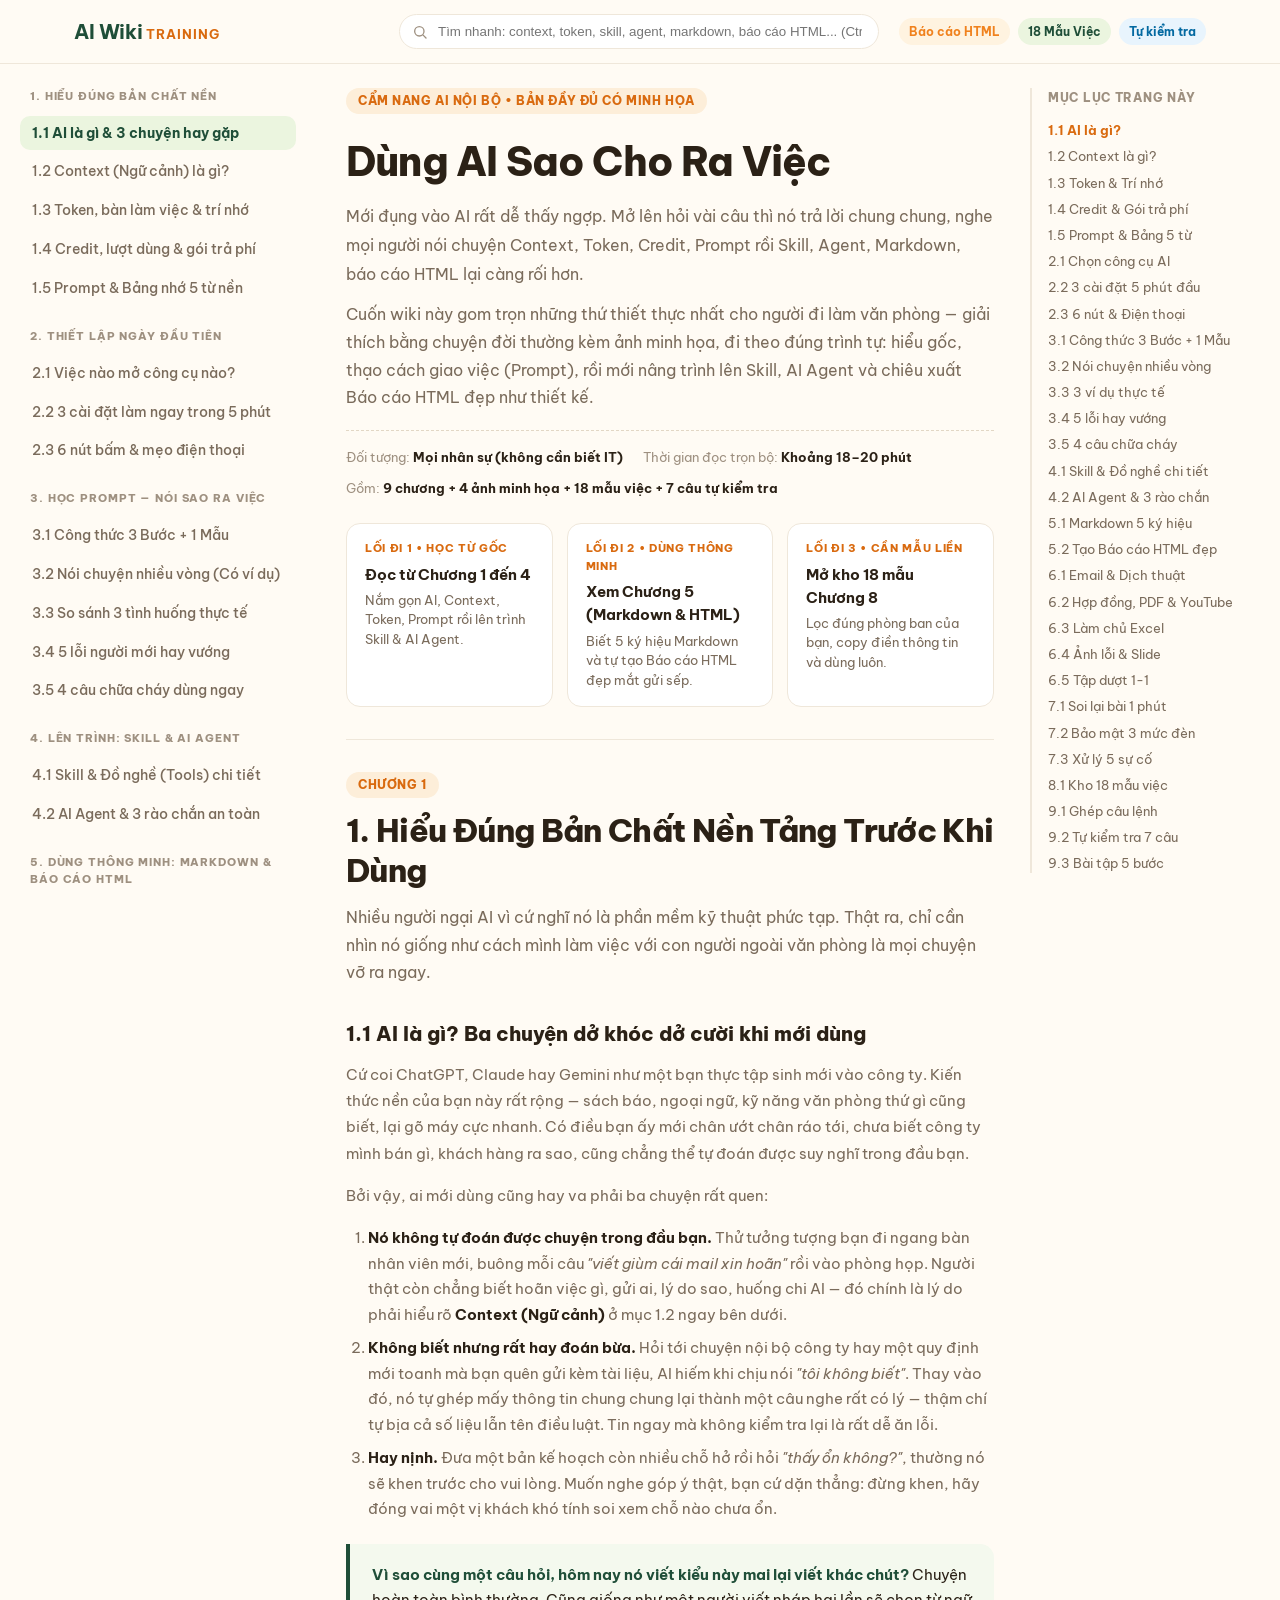
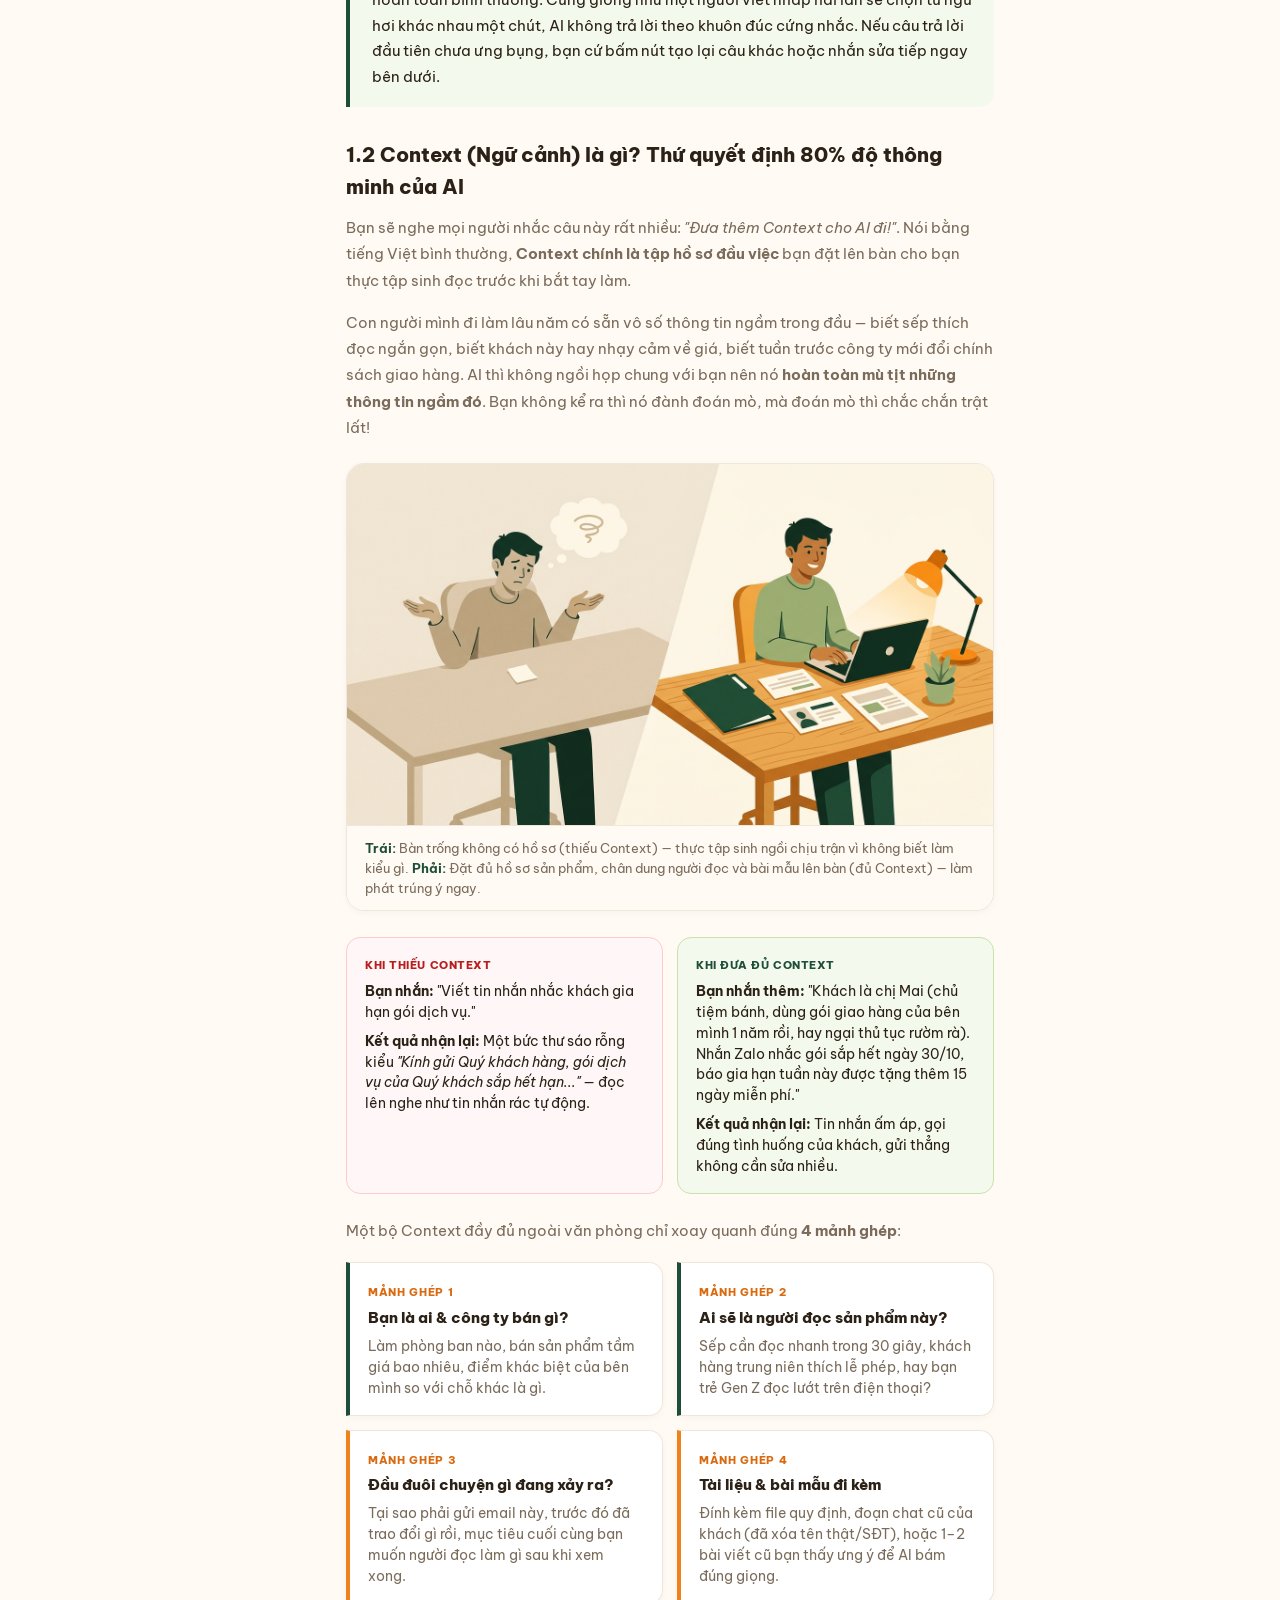
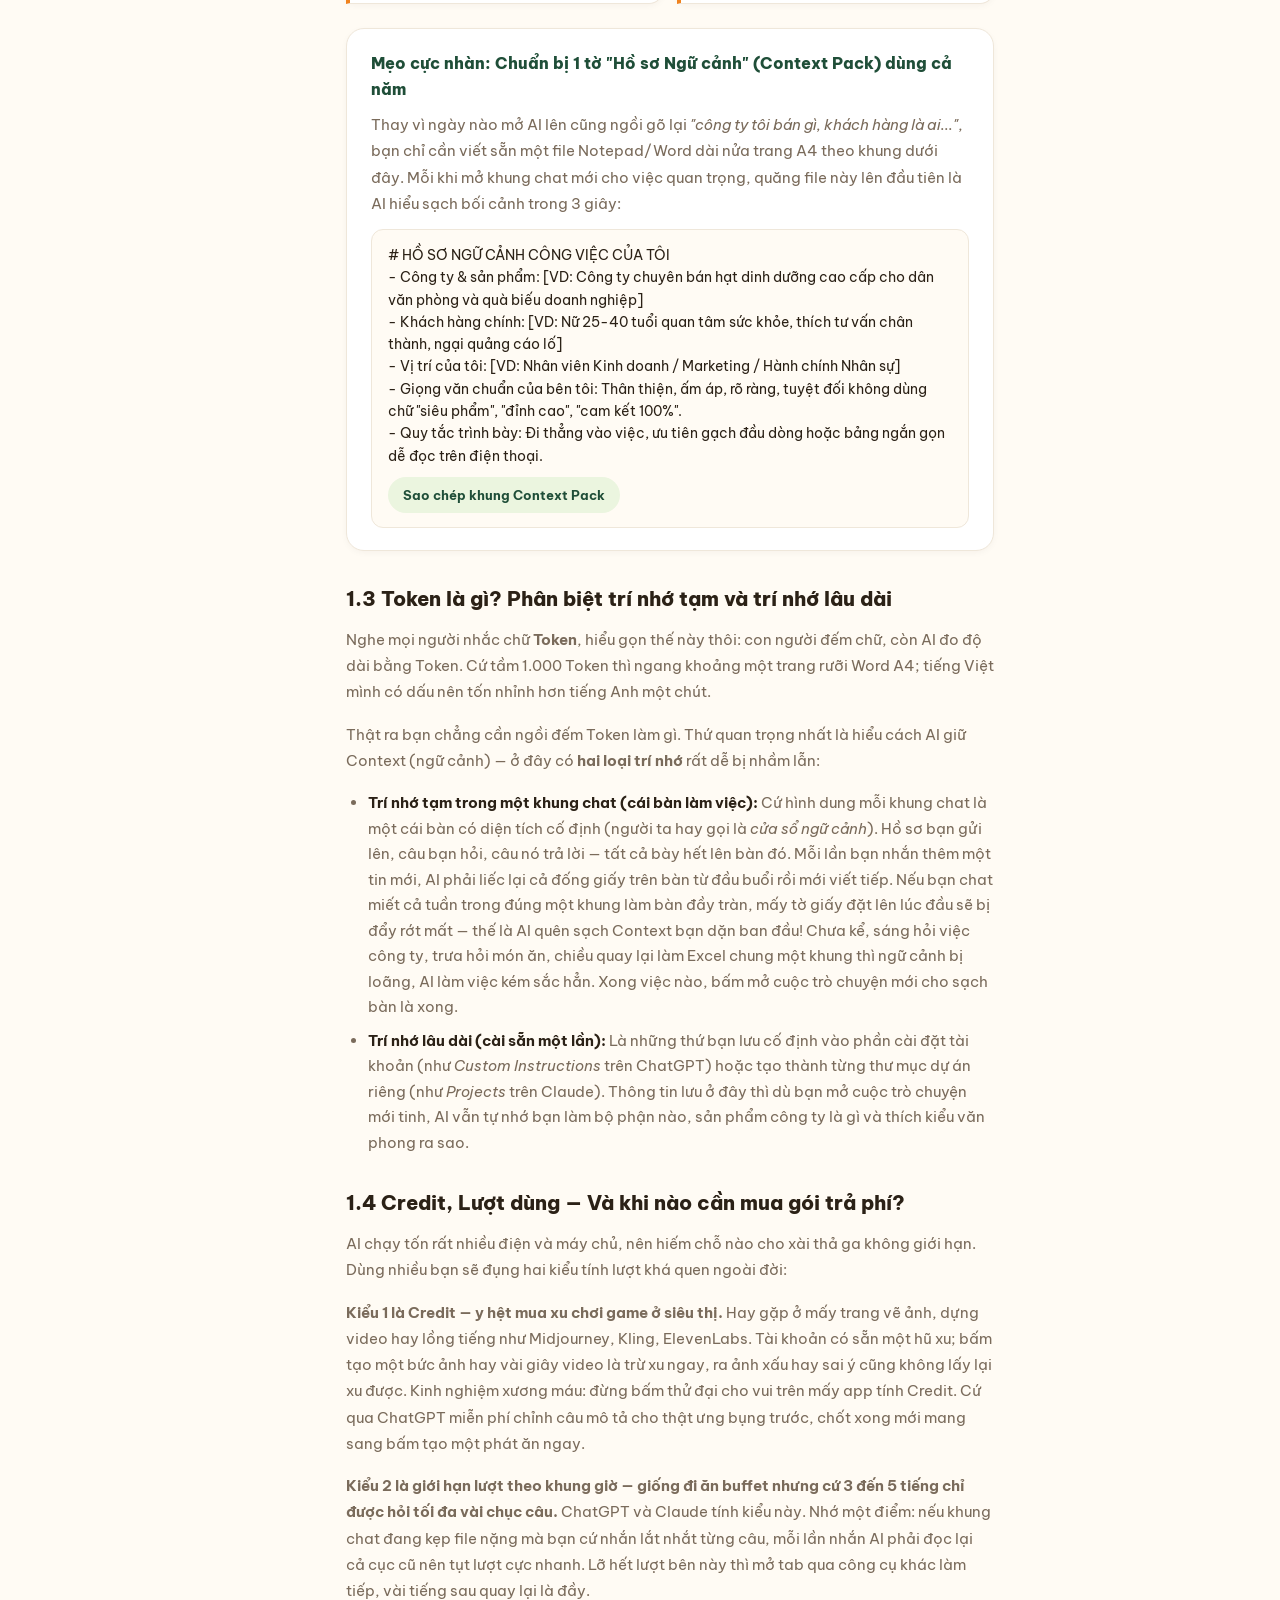
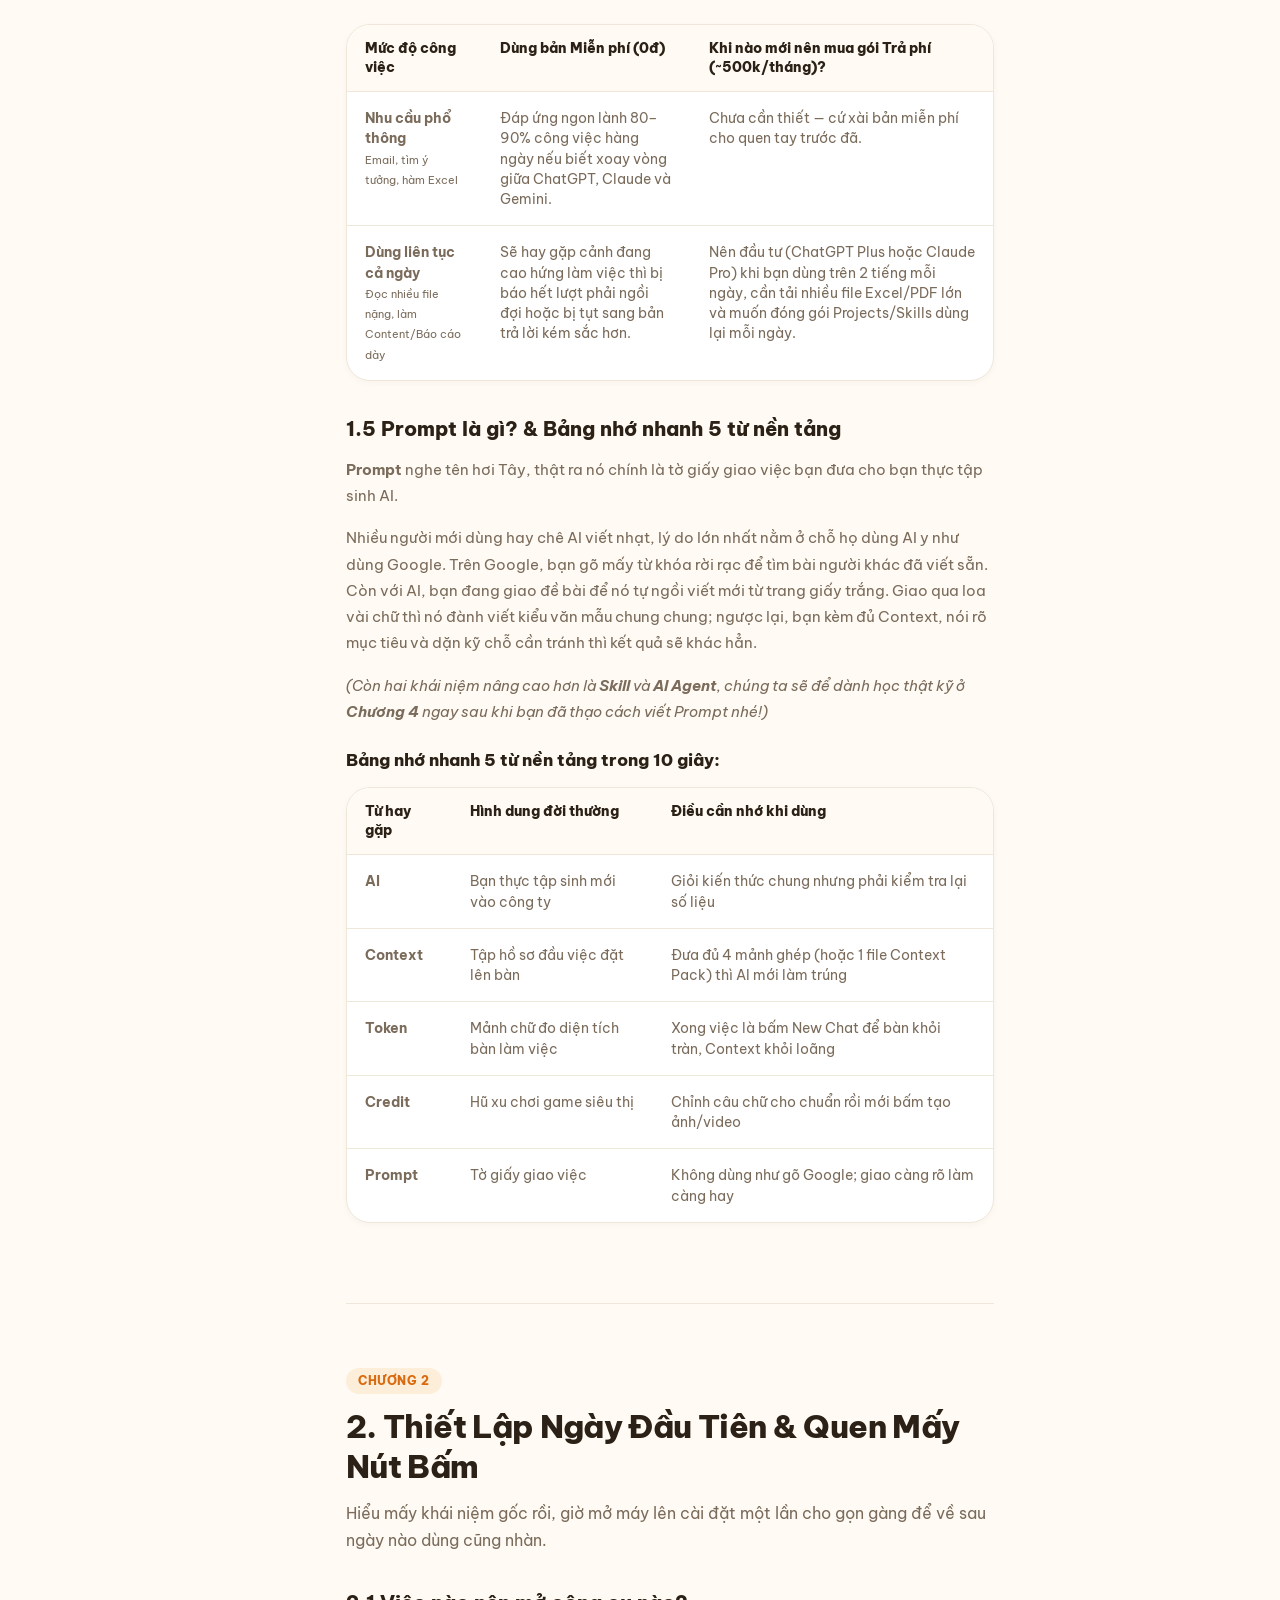
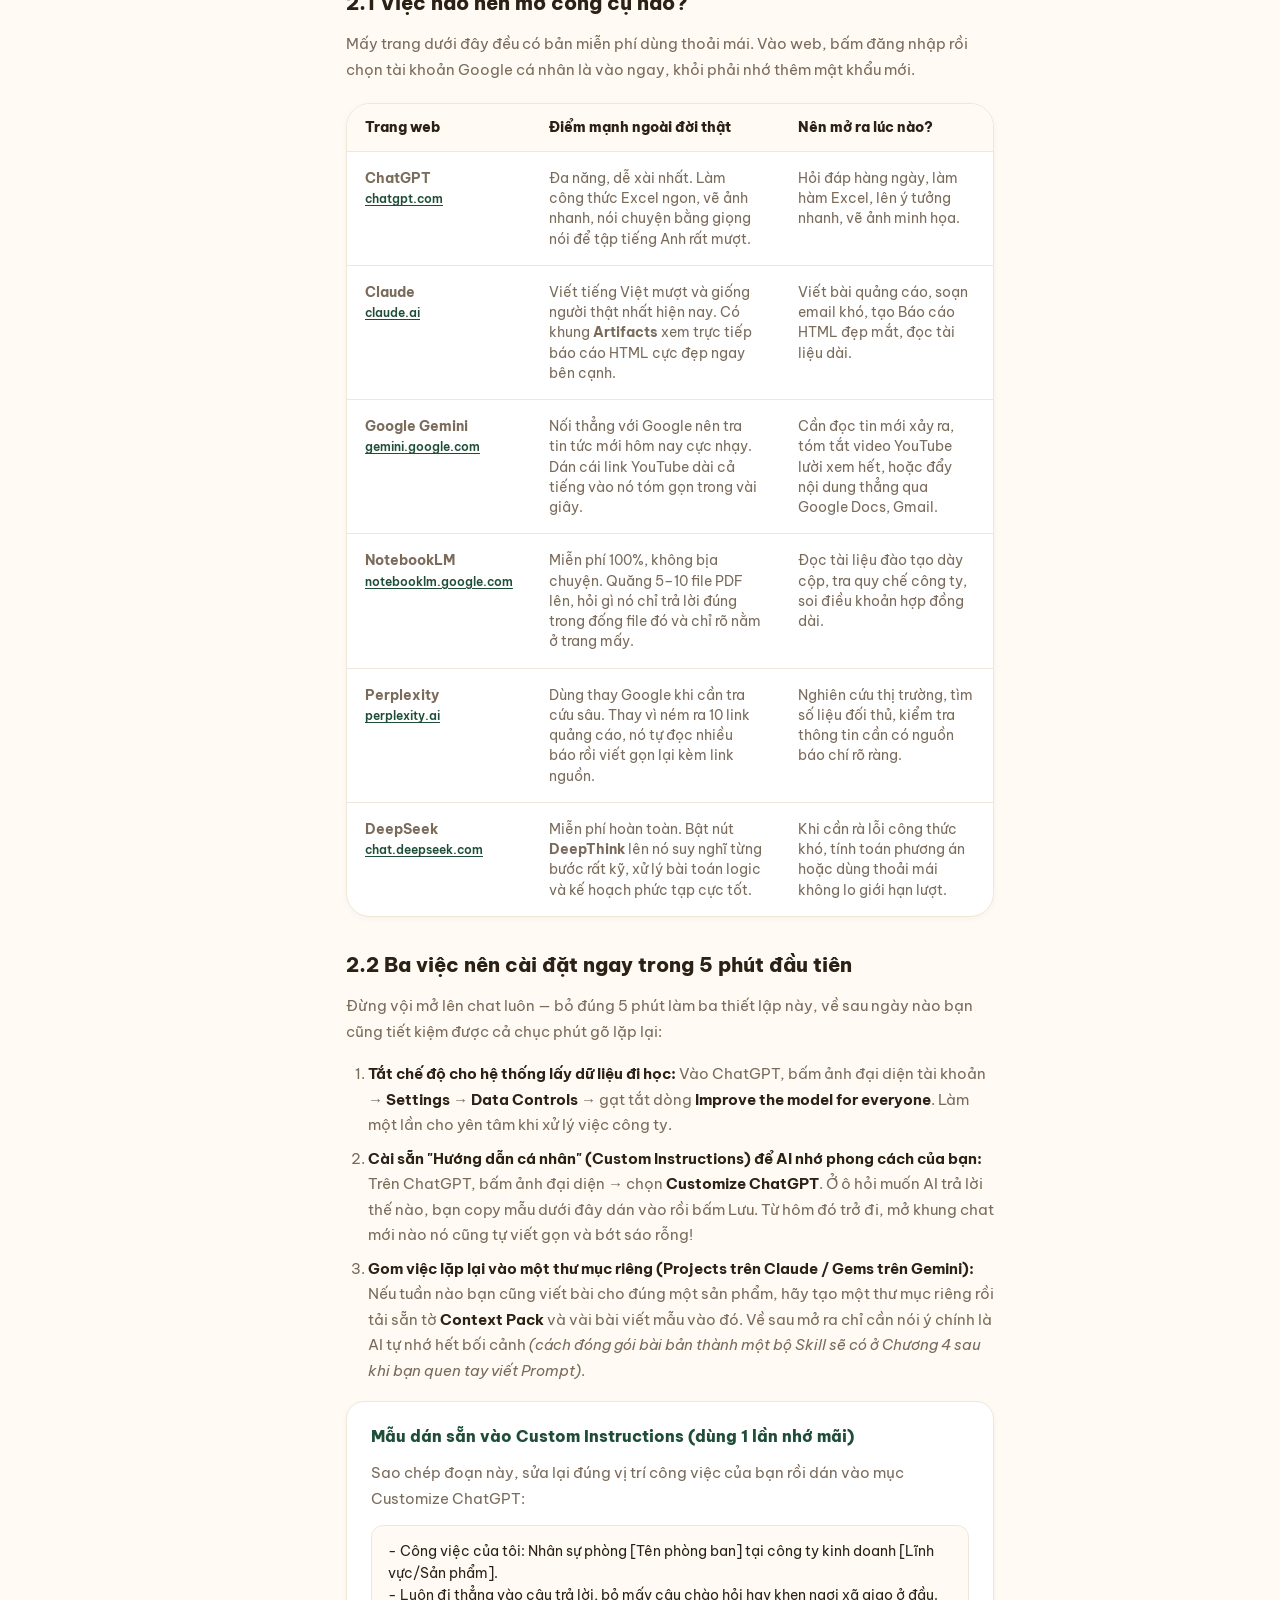
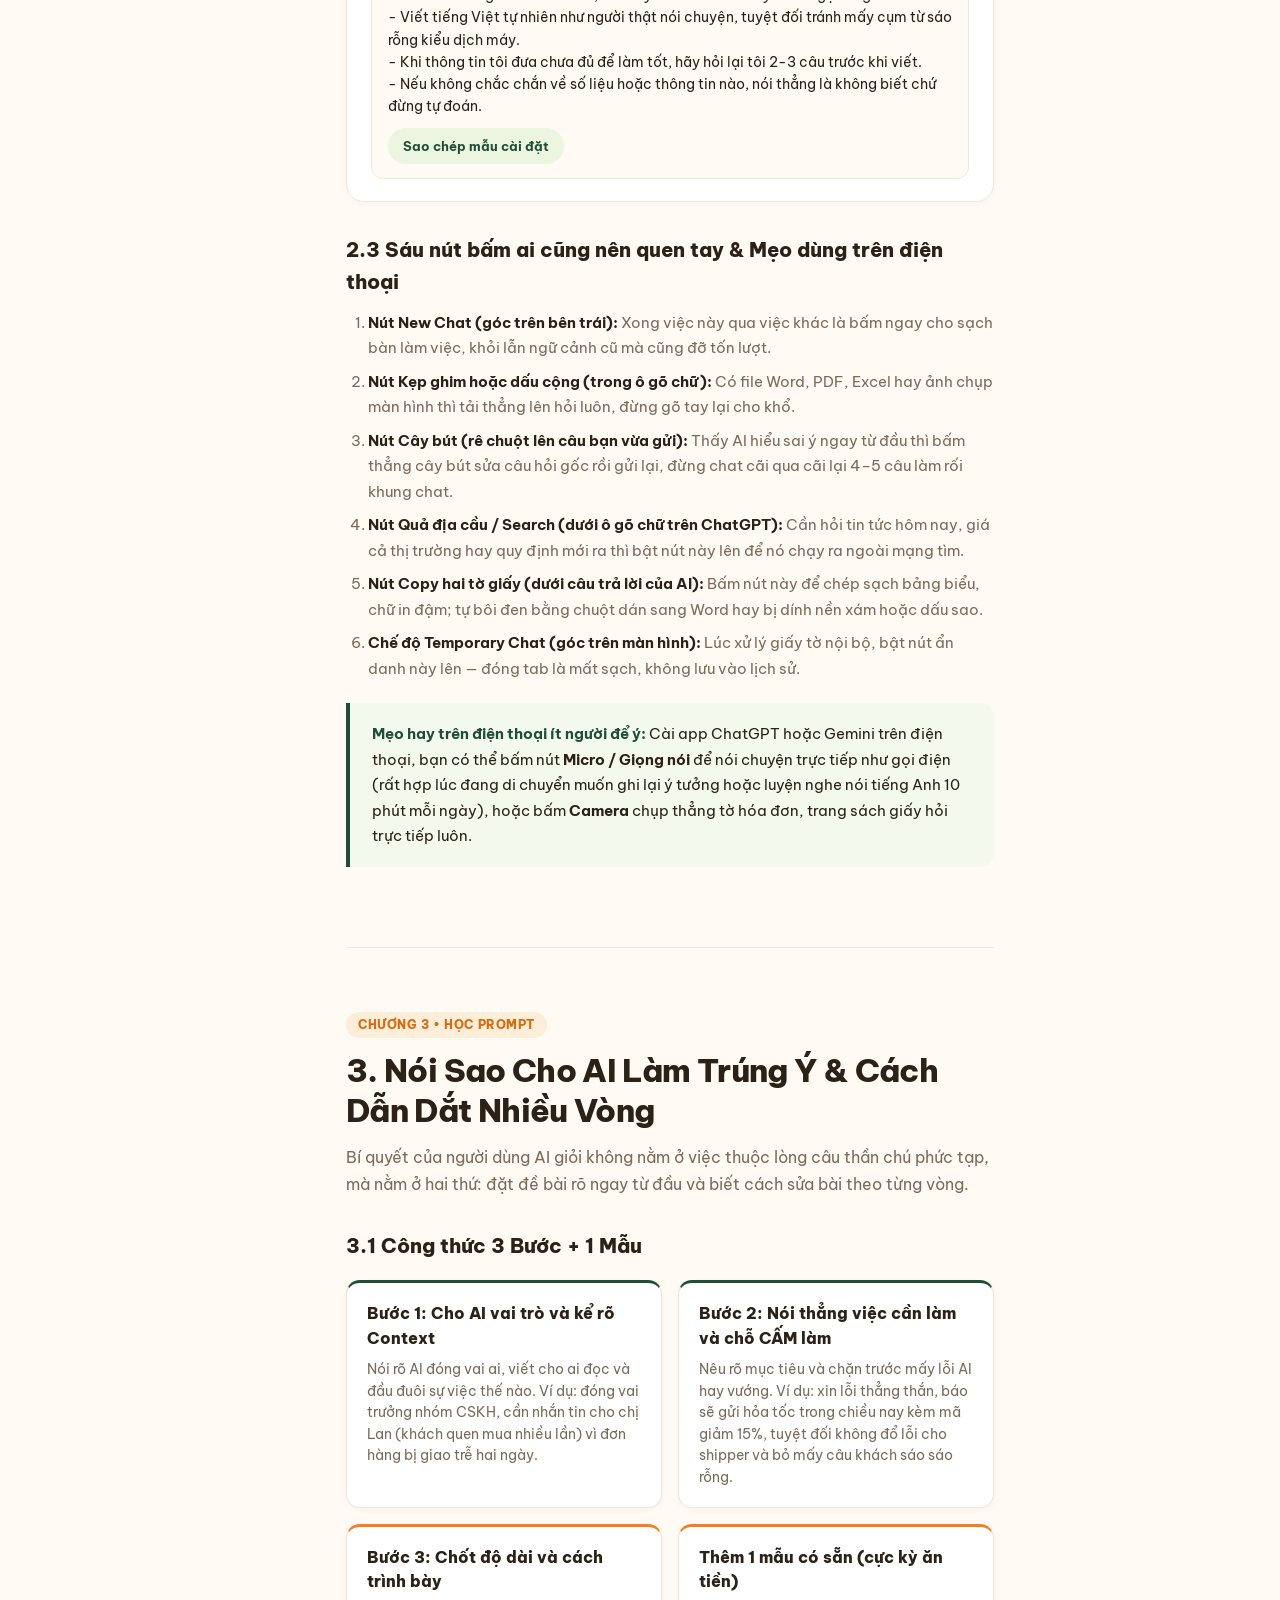
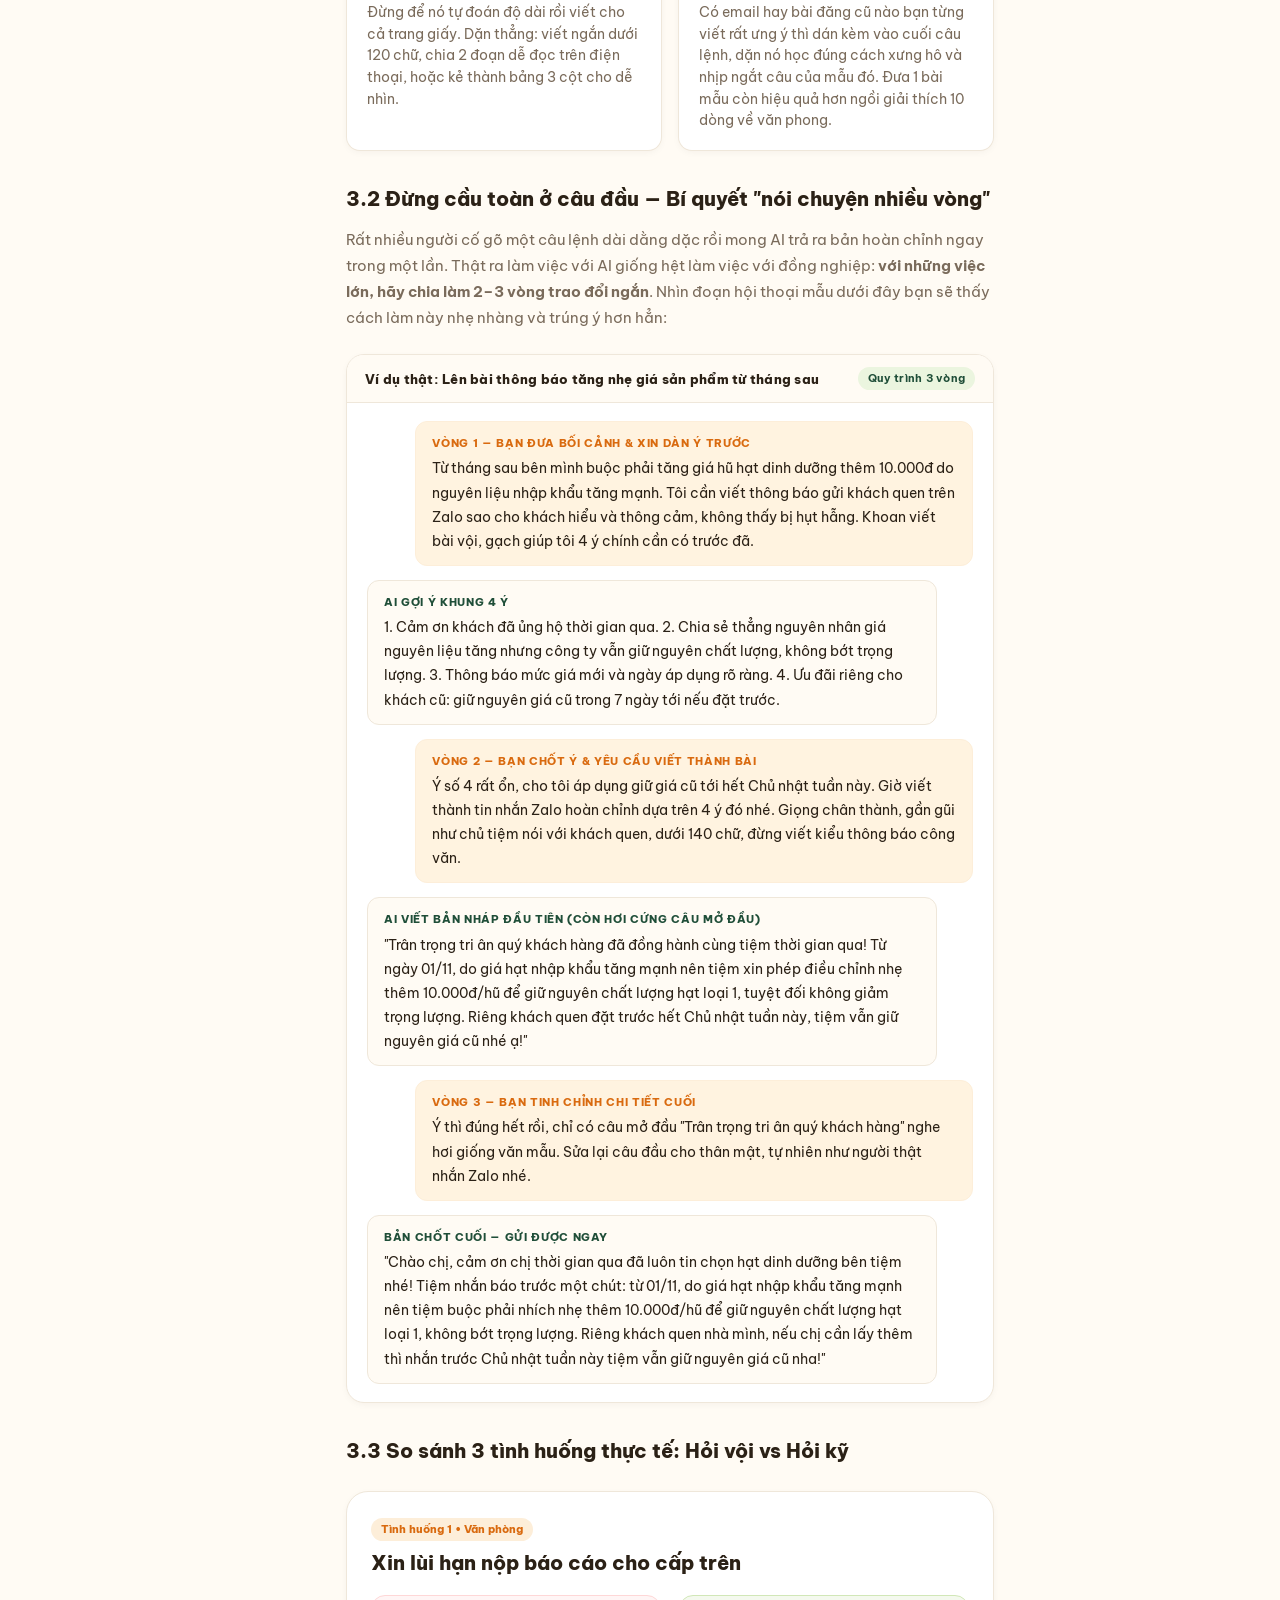
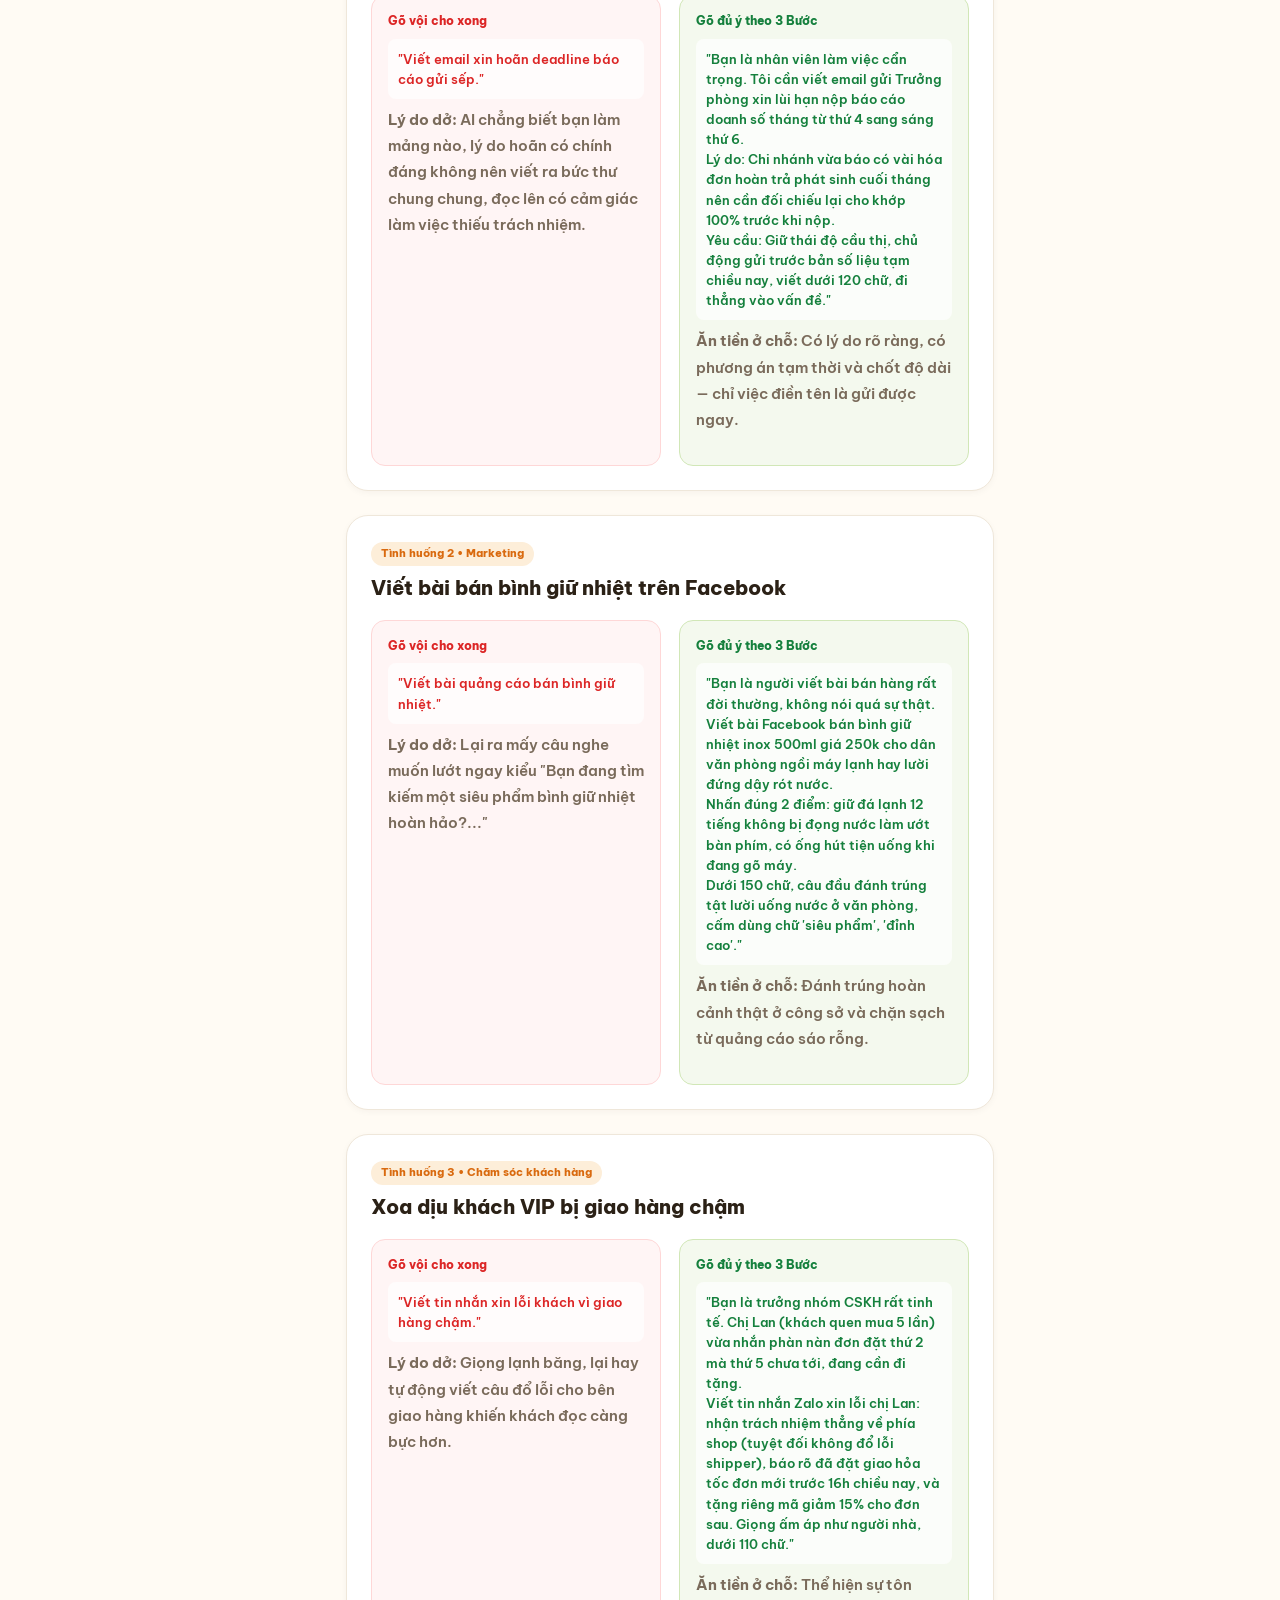
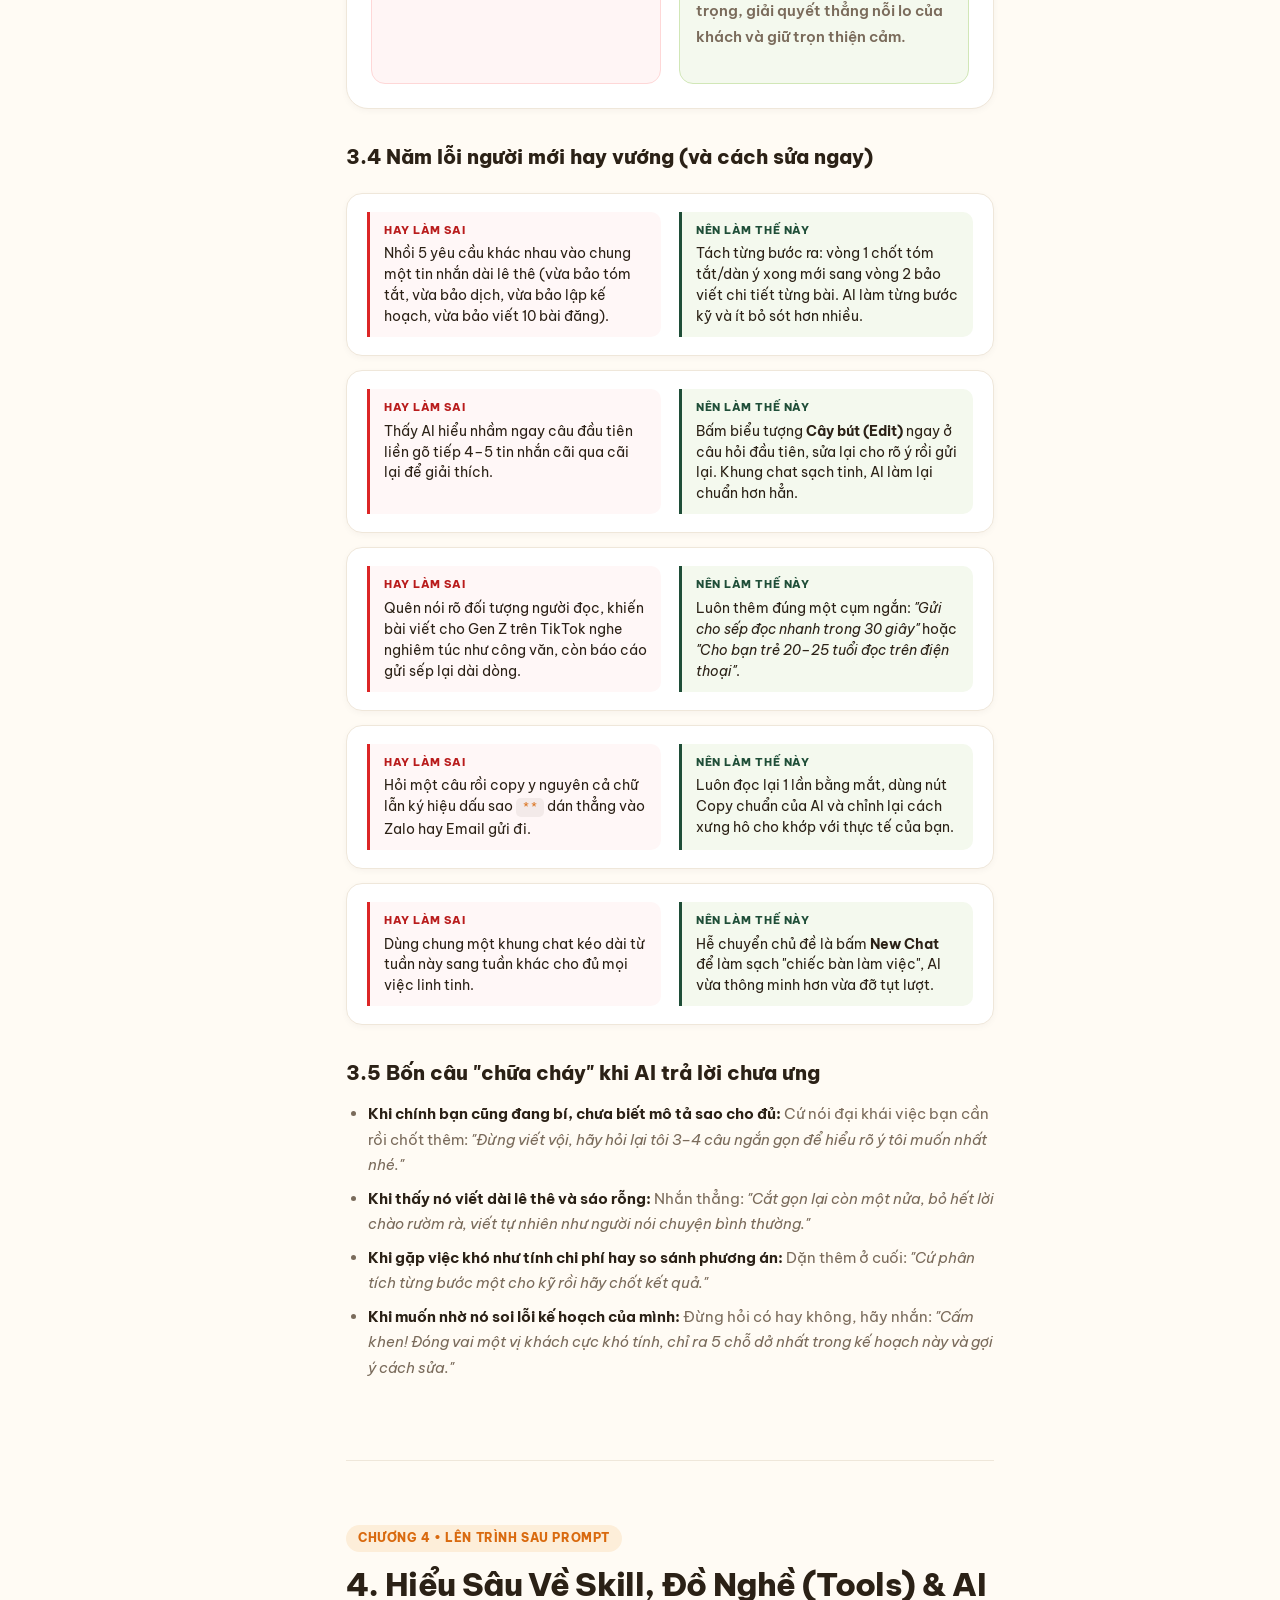
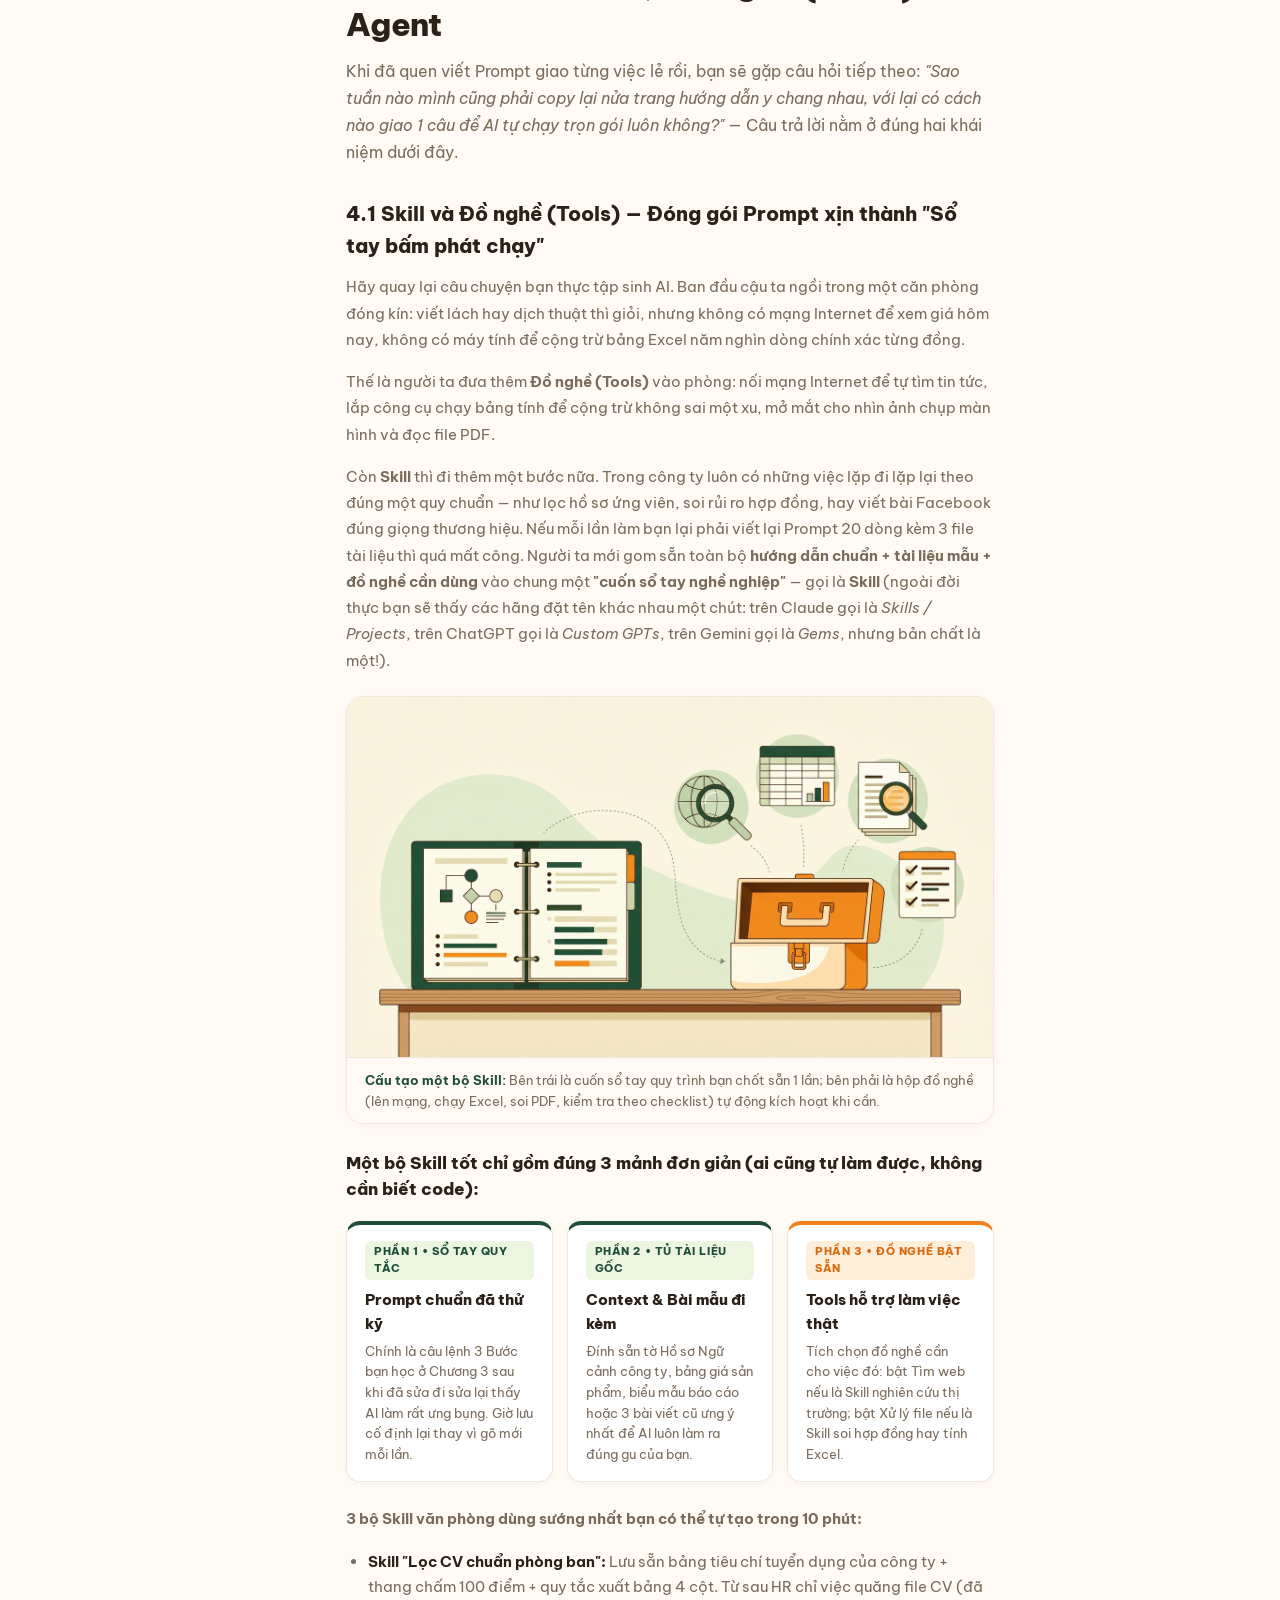
<file: index.html>
<!DOCTYPE html>
<html lang="vi">
<head>
  <meta charset="UTF-8">
  <meta name="viewport" content="width=device-width, initial-scale=1.0, maximum-scale=5.0">
  <title>AI Training Wiki - Cẩm nang dùng AI thực tế cho công việc</title>
  <meta name="description" content="Cẩm nang hướng dẫn dùng AI đầy đủ, dễ hiểu cho người đi làm: hiểu gọn bản chất AI, Context, Token, Credit, Prompt; nâng trình với Skill, AI Agent, Markdown và tạo Báo cáo HTML đẹp mắt.">
  <link rel="preconnect" href="https://fonts.googleapis.com">
  <link rel="preconnect" href="https://fonts.gstatic.com" crossorigin>
  <link href="https://fonts.googleapis.com/css2?family=Be+Vietnam+Pro:ital,wght@0,400;0,500;0,600;0,700;0,800;1,400;1,600&display=swap" rel="stylesheet">
  <link rel="stylesheet" href="shared/styles.css">
</head>
<body class="wiki-standalone">

  <!-- READING PROGRESS BAR -->
  <div id="reading-progress"></div>

  <!-- FULL-PAGE SPLASH LOADER -->
  <div id="page-loader">
    <div class="loader-box">
      <div class="loader-logo-wrap">
        <div style="font-size:24px;font-weight:800;letter-spacing:0.06em;color:var(--orange-dark);margin-bottom:8px;">AI WIKI</div>
      </div>
      <div class="loader-bar-track">
        <div class="loader-bar-fill" id="loader-bar-fill"></div>
      </div>
      <div class="loader-pct" id="loader-pct">0%</div>
      <div class="loader-text">Đang tải Cẩm nang AI...</div>
    </div>
  </div>

  <!-- WIKI HEADER -->
  <header class="site">
    <div class="header-row">
      <div style="display:flex;align-items:center;gap:12px;">
        <button class="mobile-menu-trigger" id="mobile-sidebar-toggle" aria-label="Mở mục lục Wiki">
          <svg width="20" height="20" viewBox="0 0 24 24" fill="none"><line x1="3" y1="6" x2="21" y2="6" stroke="currentColor" stroke-width="2" stroke-linecap="round"/><line x1="3" y1="12" x2="21" y2="12" stroke="currentColor" stroke-width="2" stroke-linecap="round"/><line x1="3" y1="18" x2="21" y2="18" stroke="currentColor" stroke-width="2" stroke-linecap="round"/></svg>
        </button>
        <a href="index.html" class="brand">
          <div class="brand-name">
            <b>AI Wiki</b>
            <span>TRAINING</span>
          </div>
        </a>
      </div>

      <div class="search-box" style="flex:1;max-width:480px;">
        <svg width="16" height="16" viewBox="0 0 24 24" fill="none"><circle cx="11" cy="11" r="7" stroke="currentColor" stroke-width="2"/><path d="M21 21l-4.3-4.3" stroke="currentColor" stroke-width="2" stroke-linecap="round"/></svg>
        <input type="text" id="wiki-quick-search" placeholder="Tìm nhanh: context, token, skill, agent, markdown, báo cáo HTML... (Ctrl + K)" aria-label="Tìm kiếm nội bộ">
        <div class="search-suggestions" hidden></div>
      </div>

      <div class="wiki-header-pills">
        <a href="#ch5-2" class="tag-pill pill-orange" style="font-size:12px;text-decoration:none;">Báo cáo HTML</a>
        <a href="#ch8-1" class="tag-pill pill-green" style="font-size:12px;text-decoration:none;">18 Mẫu Việc</a>
        <a href="#quiz-section" class="tag-pill pill-blue" style="font-size:12px;text-decoration:none;">Tự kiểm tra</a>
      </div>
    </div>
  </header>

  <!-- WIKI BACKDROP FOR MOBILE -->
  <div class="wiki-backdrop" id="wiki-backdrop"></div>

  <!-- MAIN WIKI CONTAINER -->
  <div class="wiki-page-container">

    <!-- 1. LEFT VERTICAL NAVIGATION SIDEBAR -->
    <aside class="wiki-sidebar" id="wiki-sidebar">

      <div class="mobile-drawer-head">
        <b>Mục lục Cẩm nang</b>
        <button class="mobile-drawer-close" id="mobile-sidebar-close" aria-label="Đóng mục lục">Đóng</button>
      </div>

      <div class="wiki-nav-group">
        <div class="wiki-group-title">1. Hiểu đúng bản chất nền</div>
        <a href="#ch1-1" class="wiki-nav-item active"><span>1.1 AI là gì &amp; 3 chuyện hay gặp</span></a>
        <a href="#ch1-2" class="wiki-nav-item"><span>1.2 Context (Ngữ cảnh) là gì?</span></a>
        <a href="#ch1-3" class="wiki-nav-item"><span>1.3 Token, bàn làm việc &amp; trí nhớ</span></a>
        <a href="#ch1-4" class="wiki-nav-item"><span>1.4 Credit, lượt dùng &amp; gói trả phí</span></a>
        <a href="#ch1-5" class="wiki-nav-item"><span>1.5 Prompt &amp; Bảng nhớ 5 từ nền</span></a>
      </div>

      <div class="wiki-nav-group">
        <div class="wiki-group-title">2. Thiết lập ngày đầu tiên</div>
        <a href="#ch2-1" class="wiki-nav-item"><span>2.1 Việc nào mở công cụ nào?</span></a>
        <a href="#ch2-2" class="wiki-nav-item"><span>2.2 3 cài đặt làm ngay trong 5 phút</span></a>
        <a href="#ch2-3" class="wiki-nav-item"><span>2.3 6 nút bấm &amp; mẹo điện thoại</span></a>
      </div>

      <div class="wiki-nav-group">
        <div class="wiki-group-title">3. Học Prompt — Nói sao ra việc</div>
        <a href="#ch3-1" class="wiki-nav-item"><span>3.1 Công thức 3 Bước + 1 Mẫu</span></a>
        <a href="#ch3-2" class="wiki-nav-item"><span>3.2 Nói chuyện nhiều vòng (Có ví dụ)</span></a>
        <a href="#ch3-3" class="wiki-nav-item"><span>3.3 So sánh 3 tình huống thực tế</span></a>
        <a href="#ch3-4" class="wiki-nav-item"><span>3.4 5 lỗi người mới hay vướng</span></a>
        <a href="#ch3-5" class="wiki-nav-item"><span>3.5 4 câu chữa cháy dùng ngay</span></a>
      </div>

      <div class="wiki-nav-group">
        <div class="wiki-group-title">4. Lên trình: Skill &amp; AI Agent</div>
        <a href="#ch4-1" class="wiki-nav-item"><span>4.1 Skill &amp; Đồ nghề (Tools) chi tiết</span></a>
        <a href="#ch4-2" class="wiki-nav-item"><span>4.2 AI Agent &amp; 3 rào chắn an toàn</span></a>
      </div>

      <div class="wiki-nav-group">
        <div class="wiki-group-title">5. Dùng thông minh: Markdown &amp; Báo cáo HTML</div>
        <a href="#ch5-1" class="wiki-nav-item"><span>5.1 Markdown &amp; 5 ký hiệu đủ xài</span></a>
        <a href="#ch5-2" class="wiki-nav-item"><span>5.2 Tạo Báo cáo HTML đẹp (Có ví dụ)</span></a>
      </div>

      <div class="wiki-nav-group">
        <div class="wiki-group-title">6. Thực hành 5 việc văn phòng</div>
        <a href="#ch6-1" class="wiki-nav-item"><span>6.1 Email, Thông báo &amp; Dịch tự nhiên</span></a>
        <a href="#ch6-2" class="wiki-nav-item"><span>6.2 Hợp đồng, PDF dày &amp; YouTube</span></a>
        <a href="#ch6-3" class="wiki-nav-item"><span>6.3 Làm chủ Excel &amp; Google Sheets</span></a>
        <a href="#ch6-4" class="wiki-nav-item"><span>6.4 Ảnh màn hình, Hóa đơn &amp; Slide</span></a>
        <a href="#ch6-5" class="wiki-nav-item"><span>6.5 Tập dượt 1-1 trước buổi họp</span></a>
      </div>

      <div class="wiki-nav-group">
        <div class="wiki-group-title">7. Kiểm duyệt, Bảo mật &amp; Sự cố</div>
        <a href="#ch7-1" class="wiki-nav-item"><span>7.1 Soi lại bài trong 1 phút</span></a>
        <a href="#ch7-2" class="wiki-nav-item"><span>7.2 Đèn giao thông bảo mật 3 mức</span></a>
        <a href="#ch7-3" class="wiki-nav-item"><span>7.3 Xử lý 5 sự cố hay gặp</span></a>
      </div>

      <div class="wiki-nav-group">
        <div class="wiki-group-title">8. Kho 18 mẫu việc theo bộ phận</div>
        <a href="#ch8-1" class="wiki-nav-item"><span>8.1 Chọn bộ phận &amp; Copy dùng ngay</span></a>
      </div>

      <div class="wiki-nav-group">
        <div class="wiki-group-title">9. Thực hành &amp; Tự kiểm tra</div>
        <a href="#tool-builder" class="wiki-nav-item"><span>9.1 Công cụ ghép câu lệnh nhanh</span></a>
        <a href="#quiz-section" class="wiki-nav-item"><span>9.2 Trắc nghiệm 7 tình huống thực tế</span></a>
        <a href="#action-checklist" class="wiki-nav-item"><span>9.3 Bài tập thực hành 5 bước</span></a>
      </div>

    </aside>

    <!-- 2. CENTER VERTICAL DOCUMENT ARTICLE -->
    <main class="wiki-doc-article">

      <!-- DOC HEADER -->
      <header class="doc-header">
        <span class="chapter-badge">Cẩm nang AI nội bộ • Bản đầy đủ có minh họa</span>
        <h1 style="font-size:clamp(28px, 3.2vw, 40px);font-weight:800;color:var(--ink);line-height:1.2;margin:12px 0 16px;letter-spacing:-0.02em;">
          Dùng AI Sao Cho Ra Việc
        </h1>
        <p style="font-size:16px;line-height:1.8;color:var(--ink-soft);margin-bottom:12px;">
          Mới đụng vào AI rất dễ thấy ngợp. Mở lên hỏi vài câu thì nó trả lời chung chung, nghe mọi người nói chuyện Context, Token, Credit, Prompt rồi Skill, Agent, Markdown, báo cáo HTML lại càng rối hơn.
        </p>
        <p style="font-size:15.5px;line-height:1.8;color:var(--ink-soft);margin-bottom:0;">
          Cuốn wiki này gom trọn những thứ thiết thực nhất cho người đi làm văn phòng — giải thích bằng chuyện đời thường kèm ảnh minh họa, đi theo đúng trình tự: hiểu gốc, thạo cách giao việc (Prompt), rồi mới nâng trình lên Skill, AI Agent và chiêu xuất Báo cáo HTML đẹp như thiết kế.
        </p>

        <div class="doc-meta-row">
          <span>Đối tượng: <b>Mọi nhân sự (không cần biết IT)</b></span>
          <span>Thời gian đọc trọn bộ: <b>Khoảng 18–20 phút</b></span>
          <span>Gồm: <b>9 chương + 4 ảnh minh họa + 18 mẫu việc + 7 câu tự kiểm tra</b></span>
        </div>

        <div class="quick-paths">
          <a href="#ch1-1" class="qp-card">
            <span class="qp-step">Lối đi 1 • Học từ gốc</span>
            <b>Đọc từ Chương 1 đến 4</b>
            <span class="qp-desc">Nắm gọn AI, Context, Token, Prompt rồi lên trình Skill &amp; AI Agent.</span>
          </a>
          <a href="#ch5-1" class="qp-card">
            <span class="qp-step">Lối đi 2 • Dùng thông minh</span>
            <b>Xem Chương 5 (Markdown &amp; HTML)</b>
            <span class="qp-desc">Biết 5 ký hiệu Markdown và tự tạo Báo cáo HTML đẹp mắt gửi sếp.</span>
          </a>
          <a href="#ch8-1" class="qp-card">
            <span class="qp-step">Lối đi 3 • Cần mẫu liền</span>
            <b>Mở kho 18 mẫu Chương 8</b>
            <span class="qp-desc">Lọc đúng phòng ban của bạn, copy điền thông tin và dùng luôn.</span>
          </a>
        </div>
      </header>

      <!-- ========================================================
           CHƯƠNG 1: HIỂU ĐÚNG BẢN CHẤT NỀN TẢNG
           ======================================================== -->
      <article class="doc-chapter" id="ch1-1">
        <span class="chapter-badge">Chương 1</span>
        <h2 class="chapter-title">1. Hiểu Đúng Bản Chất Nền Tảng Trước Khi Dùng</h2>
        <p class="chapter-lead">
          Nhiều người ngại AI vì cứ nghĩ nó là phần mềm kỹ thuật phức tạp. Thật ra, chỉ cần nhìn nó giống như cách mình làm việc với con người ngoài văn phòng là mọi chuyện vỡ ra ngay.
        </p>

        <!-- 1.1 -->
        <section class="doc-section">
          <h3>1.1 AI là gì? Ba chuyện dở khóc dở cười khi mới dùng</h3>
          <p>
            Cứ coi ChatGPT, Claude hay Gemini như một bạn thực tập sinh mới vào công ty. Kiến thức nền của bạn này rất rộng — sách báo, ngoại ngữ, kỹ năng văn phòng thứ gì cũng biết, lại gõ máy cực nhanh. Có điều bạn ấy mới chân ướt chân ráo tới, chưa biết công ty mình bán gì, khách hàng ra sao, cũng chẳng thể tự đoán được suy nghĩ trong đầu bạn.
          </p>
          <p>
            Bởi vậy, ai mới dùng cũng hay va phải ba chuyện rất quen:
          </p>
          <ol>
            <li>
              <b>Nó không tự đoán được chuyện trong đầu bạn.</b> Thử tưởng tượng bạn đi ngang bàn nhân viên mới, buông mỗi câu <i>"viết giùm cái mail xin hoãn"</i> rồi vào phòng họp. Người thật còn chẳng biết hoãn việc gì, gửi ai, lý do sao, huống chi AI — đó chính là lý do phải hiểu rõ <b>Context (Ngữ cảnh)</b> ở mục 1.2 ngay bên dưới.
            </li>
            <li>
              <b>Không biết nhưng rất hay đoán bừa.</b> Hỏi tới chuyện nội bộ công ty hay một quy định mới toanh mà bạn quên gửi kèm tài liệu, AI hiếm khi chịu nói <i>"tôi không biết"</i>. Thay vào đó, nó tự ghép mấy thông tin chung chung lại thành một câu nghe rất có lý — thậm chí tự bịa cả số liệu lẫn tên điều luật. Tin ngay mà không kiểm tra lại là rất dễ ăn lỗi.
            </li>
            <li>
              <b>Hay nịnh.</b> Đưa một bản kế hoạch còn nhiều chỗ hở rồi hỏi <i>"thấy ổn không?"</i>, thường nó sẽ khen trước cho vui lòng. Muốn nghe góp ý thật, bạn cứ dặn thẳng: đừng khen, hãy đóng vai một vị khách khó tính soi xem chỗ nào chưa ổn.
            </li>
          </ol>

          <div class="pull-quote">
            <strong>Vì sao cùng một câu hỏi, hôm nay nó viết kiểu này mai lại viết khác chút?</strong>
            Chuyện hoàn toàn bình thường. Cũng giống như một người viết nháp hai lần sẽ chọn từ ngữ hơi khác nhau một chút, AI không trả lời theo khuôn đúc cứng nhắc. Nếu câu trả lời đầu tiên chưa ưng bụng, bạn cứ bấm nút tạo lại câu khác hoặc nhắn sửa tiếp ngay bên dưới.
          </div>
        </section>

        <!-- 1.2 CONTEXT (MỚI!) -->
        <section class="doc-section" id="ch1-2">
          <h3>1.2 Context (Ngữ cảnh) là gì? Thứ quyết định 80% độ thông minh của AI</h3>
          <p>
            Bạn sẽ nghe mọi người nhắc câu này rất nhiều: <i>"Đưa thêm Context cho AI đi!"</i>. Nói bằng tiếng Việt bình thường, <b>Context chính là tập hồ sơ đầu việc</b> bạn đặt lên bàn cho bạn thực tập sinh đọc trước khi bắt tay làm.
          </p>
          <p>
            Con người mình đi làm lâu năm có sẵn vô số thông tin ngầm trong đầu — biết sếp thích đọc ngắn gọn, biết khách này hay nhạy cảm về giá, biết tuần trước công ty mới đổi chính sách giao hàng. AI thì không ngồi họp chung với bạn nên nó <b>hoàn toàn mù tịt những thông tin ngầm đó</b>. Bạn không kể ra thì nó đành đoán mò, mà đoán mò thì chắc chắn trật lất!
          </p>

          <figure class="wiki-figure">
            <img src="assets/images/context-desk.jpg" alt="Minh họa sự khác biệt giữa bàn làm việc trống thiếu ngữ cảnh và bàn làm việc đủ hồ sơ ngữ cảnh">
            <figcaption><b>Trái:</b> Bàn trống không có hồ sơ (thiếu Context) — thực tập sinh ngồi chịu trận vì không biết làm kiểu gì. <b>Phải:</b> Đặt đủ hồ sơ sản phẩm, chân dung người đọc và bài mẫu lên bàn (đủ Context) — làm phát trúng ý ngay.</figcaption>
          </figure>

          <div class="mini-compare">
            <div class="mc-card is-bad">
              <span class="mc-badge">Khi thiếu Context</span>
              <p><b>Bạn nhắn:</b> "Viết tin nhắn nhắc khách gia hạn gói dịch vụ."</p>
              <p><b>Kết quả nhận lại:</b> Một bức thư sáo rỗng kiểu <i>"Kính gửi Quý khách hàng, gói dịch vụ của Quý khách sắp hết hạn..."</i> — đọc lên nghe như tin nhắn rác tự động.</p>
            </div>
            <div class="mc-card is-good">
              <span class="mc-badge">Khi đưa đủ Context</span>
              <p><b>Bạn nhắn thêm:</b> "Khách là chị Mai (chủ tiệm bánh, dùng gói giao hàng của bên mình 1 năm rồi, hay ngại thủ tục rườm rà). Nhắn Zalo nhắc gói sắp hết ngày 30/10, báo gia hạn tuần này được tặng thêm 15 ngày miễn phí."</p>
              <p><b>Kết quả nhận lại:</b> Tin nhắn ấm áp, gọi đúng tình huống của khách, gửi thẳng không cần sửa nhiều.</p>
            </div>
          </div>

          <p>Một bộ Context đầy đủ ngoài văn phòng chỉ xoay quanh đúng <b>4 mảnh ghép</b>:</p>
          <div class="context-pillars">
            <div class="cp-item">
              <span class="cp-num">Mảnh ghép 1</span>
              <h4>Bạn là ai &amp; công ty bán gì?</h4>
              <p>Làm phòng ban nào, bán sản phẩm tầm giá bao nhiêu, điểm khác biệt của bên mình so với chỗ khác là gì.</p>
            </div>
            <div class="cp-item">
              <span class="cp-num">Mảnh ghép 2</span>
              <h4>Ai sẽ là người đọc sản phẩm này?</h4>
              <p>Sếp cần đọc nhanh trong 30 giây, khách hàng trung niên thích lễ phép, hay bạn trẻ Gen Z đọc lướt trên điện thoại?</p>
            </div>
            <div class="cp-item is-accent">
              <span class="cp-num">Mảnh ghép 3</span>
              <h4>Đầu đuôi chuyện gì đang xảy ra?</h4>
              <p>Tại sao phải gửi email này, trước đó đã trao đổi gì rồi, mục tiêu cuối cùng bạn muốn người đọc làm gì sau khi xem xong.</p>
            </div>
            <div class="cp-item is-accent">
              <span class="cp-num">Mảnh ghép 4</span>
              <h4>Tài liệu &amp; bài mẫu đi kèm</h4>
              <p>Đính kèm file quy định, đoạn chat cũ của khách (đã xóa tên thật/SĐT), hoặc 1–2 bài viết cũ bạn thấy ưng ý để AI bám đúng giọng.</p>
            </div>
          </div>

          <div class="playbook-box">
            <h4>Mẹo cực nhàn: Chuẩn bị 1 tờ "Hồ sơ Ngữ cảnh" (Context Pack) dùng cả năm</h4>
            <p style="margin-bottom:8px;">Thay vì ngày nào mở AI lên cũng ngồi gõ lại <i>"công ty tôi bán gì, khách hàng là ai..."</i>, bạn chỉ cần viết sẵn một file Notepad/Word dài nửa trang A4 theo khung dưới đây. Mỗi khi mở khung chat mới cho việc quan trọng, quăng file này lên đầu tiên là AI hiểu sạch bối cảnh trong 3 giây:</p>
            <div class="playbook-prompt">
              <pre id="context-pack-sample"># HỒ SƠ NGỮ CẢNH CÔNG VIỆC CỦA TÔI
- Công ty &amp; sản phẩm: [VD: Công ty chuyên bán hạt dinh dưỡng cao cấp cho dân văn phòng và quà biếu doanh nghiệp]
- Khách hàng chính: [VD: Nữ 25-40 tuổi quan tâm sức khỏe, thích tư vấn chân thành, ngại quảng cáo lố]
- Vị trí của tôi: [VD: Nhân viên Kinh doanh / Marketing / Hành chính Nhân sự]
- Giọng văn chuẩn của bên tôi: Thân thiện, ấm áp, rõ ràng, tuyệt đối không dùng chữ "siêu phẩm", "đỉnh cao", "cam kết 100%".
- Quy tắc trình bày: Đi thẳng vào việc, ưu tiên gạch đầu dòng hoặc bảng ngắn gọn dễ đọc trên điện thoại.</pre>
              <button class="btn-copy-card" style="align-self:flex-start;" onclick="copyText(document.getElementById('context-pack-sample').textContent, 'Đã sao chép khung Hồ sơ Ngữ cảnh!')">Sao chép khung Context Pack</button>
            </div>
          </div>
        </section>

        <!-- 1.3 TOKEN -->
        <section class="doc-section" id="ch1-3">
          <h3>1.3 Token là gì? Phân biệt trí nhớ tạm và trí nhớ lâu dài</h3>
          <p>
            Nghe mọi người nhắc chữ <b>Token</b>, hiểu gọn thế này thôi: con người đếm chữ, còn AI đo độ dài bằng Token. Cứ tầm 1.000 Token thì ngang khoảng một trang rưỡi Word A4; tiếng Việt mình có dấu nên tốn nhỉnh hơn tiếng Anh một chút.
          </p>
          <p>
            Thật ra bạn chẳng cần ngồi đếm Token làm gì. Thứ quan trọng nhất là hiểu cách AI giữ Context (ngữ cảnh) — ở đây có <b>hai loại trí nhớ</b> rất dễ bị nhầm lẫn:
          </p>
          <ul>
            <li>
              <b>Trí nhớ tạm trong một khung chat (cái bàn làm việc):</b> Cứ hình dung mỗi khung chat là một cái bàn có diện tích cố định (người ta hay gọi là <i>cửa sổ ngữ cảnh</i>). Hồ sơ bạn gửi lên, câu bạn hỏi, câu nó trả lời — tất cả bày hết lên bàn đó. Mỗi lần bạn nhắn thêm một tin mới, AI phải liếc lại cả đống giấy trên bàn từ đầu buổi rồi mới viết tiếp. Nếu bạn chat miết cả tuần trong đúng một khung làm bàn đầy tràn, mấy tờ giấy đặt lên lúc đầu sẽ bị đẩy rớt mất — thế là AI quên sạch Context bạn dặn ban đầu! Chưa kể, sáng hỏi việc công ty, trưa hỏi món ăn, chiều quay lại làm Excel chung một khung thì ngữ cảnh bị loãng, AI làm việc kém sắc hẳn. Xong việc nào, bấm mở cuộc trò chuyện mới cho sạch bàn là xong.
            </li>
            <li>
              <b>Trí nhớ lâu dài (cài sẵn một lần):</b> Là những thứ bạn lưu cố định vào phần cài đặt tài khoản (như <i>Custom Instructions</i> trên ChatGPT) hoặc tạo thành từng thư mục dự án riêng (như <i>Projects</i> trên Claude). Thông tin lưu ở đây thì dù bạn mở cuộc trò chuyện mới tinh, AI vẫn tự nhớ bạn làm bộ phận nào, sản phẩm công ty là gì và thích kiểu văn phong ra sao.
            </li>
          </ul>
        </section>

        <!-- 1.4 CREDIT -->
        <section class="doc-section" id="ch1-4">
          <h3>1.4 Credit, Lượt dùng — Và khi nào cần mua gói trả phí?</h3>
          <p>
            AI chạy tốn rất nhiều điện và máy chủ, nên hiếm chỗ nào cho xài thả ga không giới hạn. Dùng nhiều bạn sẽ đụng hai kiểu tính lượt khá quen ngoài đời:
          </p>
          <p>
            <b>Kiểu 1 là Credit — y hệt mua xu chơi game ở siêu thị.</b> Hay gặp ở mấy trang vẽ ảnh, dựng video hay lồng tiếng như Midjourney, Kling, ElevenLabs. Tài khoản có sẵn một hũ xu; bấm tạo một bức ảnh hay vài giây video là trừ xu ngay, ra ảnh xấu hay sai ý cũng không lấy lại xu được. Kinh nghiệm xương máu: đừng bấm thử đại cho vui trên mấy app tính Credit. Cứ qua ChatGPT miễn phí chỉnh câu mô tả cho thật ưng bụng trước, chốt xong mới mang sang bấm tạo một phát ăn ngay.
          </p>
          <p>
            <b>Kiểu 2 là giới hạn lượt theo khung giờ — giống đi ăn buffet nhưng cứ 3 đến 5 tiếng chỉ được hỏi tối đa vài chục câu.</b> ChatGPT và Claude tính kiểu này. Nhớ một điểm: nếu khung chat đang kẹp file nặng mà bạn cứ nhắn lắt nhắt từng câu, mỗi lần nhắn AI phải đọc lại cả cục cũ nên tụt lượt cực nhanh. Lỡ hết lượt bên này thì mở tab qua công cụ khác làm tiếp, vài tiếng sau quay lại là đầy.
          </p>

          <div class="matrix-card" style="margin:20px 0;">
            <div class="matrix-scroll">
              <table class="table-compare">
                <thead>
                  <tr>
                    <th>Mức độ công việc</th>
                    <th>Dùng bản Miễn phí (0đ)</th>
                    <th>Khi nào mới nên mua gói Trả phí (~500k/tháng)?</th>
                  </tr>
                </thead>
                <tbody>
                  <tr>
                    <td><b>Nhu cầu phổ thông</b><br><small>Email, tìm ý tưởng, hàm Excel</small></td>
                    <td>Đáp ứng ngon lành 80–90% công việc hàng ngày nếu biết xoay vòng giữa ChatGPT, Claude và Gemini.</td>
                    <td>Chưa cần thiết — cứ xài bản miễn phí cho quen tay trước đã.</td>
                  </tr>
                  <tr>
                    <td><b>Dùng liên tục cả ngày</b><br><small>Đọc nhiều file nặng, làm Content/Báo cáo dày</small></td>
                    <td>Sẽ hay gặp cảnh đang cao hứng làm việc thì bị báo hết lượt phải ngồi đợi hoặc bị tụt sang bản trả lời kém sắc hơn.</td>
                    <td>Nên đầu tư (ChatGPT Plus hoặc Claude Pro) khi bạn dùng trên 2 tiếng mỗi ngày, cần tải nhiều file Excel/PDF lớn và muốn đóng gói Projects/Skills dùng lại mỗi ngày.</td>
                  </tr>
                </tbody>
              </table>
            </div>
          </div>
        </section>

        <!-- 1.5 PROMPT & BẢNG TÓM TẮT 5 TỪ NỀN -->
        <section class="doc-section" id="ch1-5">
          <h3>1.5 Prompt là gì? &amp; Bảng nhớ nhanh 5 từ nền tảng</h3>
          <p>
            <b>Prompt</b> nghe tên hơi Tây, thật ra nó chính là tờ giấy giao việc bạn đưa cho bạn thực tập sinh AI.
          </p>
          <p>
            Nhiều người mới dùng hay chê AI viết nhạt, lý do lớn nhất nằm ở chỗ họ dùng AI y như dùng Google. Trên Google, bạn gõ mấy từ khóa rời rạc để tìm bài người khác đã viết sẵn. Còn với AI, bạn đang giao đề bài để nó tự ngồi viết mới từ trang giấy trắng. Giao qua loa vài chữ thì nó đành viết kiểu văn mẫu chung chung; ngược lại, bạn kèm đủ Context, nói rõ mục tiêu và dặn kỹ chỗ cần tránh thì kết quả sẽ khác hẳn.
          </p>
          <p style="color:var(--ink-soft);">
            <i>(Còn hai khái niệm nâng cao hơn là <b>Skill</b> và <b>AI Agent</b>, chúng ta sẽ để dành học thật kỹ ở <b>Chương 4</b> ngay sau khi bạn đã thạo cách viết Prompt nhé!)</i>
          </p>

          <h4>Bảng nhớ nhanh 5 từ nền tảng trong 10 giây:</h4>
          <div class="matrix-card" style="margin:14px 0 0;">
            <div class="matrix-scroll">
              <table class="table-compare">
                <thead>
                  <tr>
                    <th>Từ hay gặp</th>
                    <th>Hình dung đời thường</th>
                    <th>Điều cần nhớ khi dùng</th>
                  </tr>
                </thead>
                <tbody>
                  <tr><td><b>AI</b></td><td>Bạn thực tập sinh mới vào công ty</td><td>Giỏi kiến thức chung nhưng phải kiểm tra lại số liệu</td></tr>
                  <tr><td><b>Context</b></td><td>Tập hồ sơ đầu việc đặt lên bàn</td><td>Đưa đủ 4 mảnh ghép (hoặc 1 file Context Pack) thì AI mới làm trúng</td></tr>
                  <tr><td><b>Token</b></td><td>Mảnh chữ đo diện tích bàn làm việc</td><td>Xong việc là bấm New Chat để bàn khỏi tràn, Context khỏi loãng</td></tr>
                  <tr><td><b>Credit</b></td><td>Hũ xu chơi game siêu thị</td><td>Chỉnh câu chữ cho chuẩn rồi mới bấm tạo ảnh/video</td></tr>
                  <tr><td><b>Prompt</b></td><td>Tờ giấy giao việc</td><td>Không dùng như gõ Google; giao càng rõ làm càng hay</td></tr>
                </tbody>
              </table>
            </div>
          </div>
        </section>
      </article>


      <!-- ========================================================
           CHƯƠNG 2: THIẾT LẬP NGÀY ĐẦU TIÊN
           ======================================================== -->
      <article class="doc-chapter" id="ch2-1">
        <span class="chapter-badge">Chương 2</span>
        <h2 class="chapter-title">2. Thiết Lập Ngày Đầu Tiên &amp; Quen Mấy Nút Bấm</h2>
        <p class="chapter-lead">
          Hiểu mấy khái niệm gốc rồi, giờ mở máy lên cài đặt một lần cho gọn gàng để về sau ngày nào dùng cũng nhàn.
        </p>

        <!-- 2.1 -->
        <section class="doc-section">
          <h3>2.1 Việc nào nên mở công cụ nào?</h3>
          <p>
            Mấy trang dưới đây đều có bản miễn phí dùng thoải mái. Vào web, bấm đăng nhập rồi chọn tài khoản Google cá nhân là vào ngay, khỏi phải nhớ thêm mật khẩu mới.
          </p>
          <div class="matrix-card" style="margin:20px 0;">
            <div class="matrix-scroll">
              <table class="table-compare">
                <thead>
                  <tr>
                    <th>Trang web</th>
                    <th>Điểm mạnh ngoài đời thật</th>
                    <th>Nên mở ra lúc nào?</th>
                  </tr>
                </thead>
                <tbody>
                  <tr>
                    <td><b>ChatGPT</b><br><a class="tool-ext-link" href="https://chatgpt.com" target="_blank" rel="noopener">chatgpt.com</a></td>
                    <td>Đa năng, dễ xài nhất. Làm công thức Excel ngon, vẽ ảnh nhanh, nói chuyện bằng giọng nói để tập tiếng Anh rất mượt.</td>
                    <td>Hỏi đáp hàng ngày, làm hàm Excel, lên ý tưởng nhanh, vẽ ảnh minh họa.</td>
                  </tr>
                  <tr>
                    <td><b>Claude</b><br><a class="tool-ext-link" href="https://claude.ai" target="_blank" rel="noopener">claude.ai</a></td>
                    <td>Viết tiếng Việt mượt và giống người thật nhất hiện nay. Có khung <b>Artifacts</b> xem trực tiếp báo cáo HTML cực đẹp ngay bên cạnh.</td>
                    <td>Viết bài quảng cáo, soạn email khó, tạo Báo cáo HTML đẹp mắt, đọc tài liệu dài.</td>
                  </tr>
                  <tr>
                    <td><b>Google Gemini</b><br><a class="tool-ext-link" href="https://gemini.google.com" target="_blank" rel="noopener">gemini.google.com</a></td>
                    <td>Nối thẳng với Google nên tra tin tức mới hôm nay cực nhạy. Dán cái link YouTube dài cả tiếng vào nó tóm gọn trong vài giây.</td>
                    <td>Cần đọc tin mới xảy ra, tóm tắt video YouTube lười xem hết, hoặc đẩy nội dung thẳng qua Google Docs, Gmail.</td>
                  </tr>
                  <tr>
                    <td><b>NotebookLM</b><br><a class="tool-ext-link" href="https://notebooklm.google.com" target="_blank" rel="noopener">notebooklm.google.com</a></td>
                    <td>Miễn phí 100%, không bịa chuyện. Quăng 5–10 file PDF lên, hỏi gì nó chỉ trả lời đúng trong đống file đó và chỉ rõ nằm ở trang mấy.</td>
                    <td>Đọc tài liệu đào tạo dày cộp, tra quy chế công ty, soi điều khoản hợp đồng dài.</td>
                  </tr>
                  <tr>
                    <td><b>Perplexity</b><br><a class="tool-ext-link" href="https://www.perplexity.ai" target="_blank" rel="noopener">perplexity.ai</a></td>
                    <td>Dùng thay Google khi cần tra cứu sâu. Thay vì ném ra 10 link quảng cáo, nó tự đọc nhiều báo rồi viết gọn lại kèm link nguồn.</td>
                    <td>Nghiên cứu thị trường, tìm số liệu đối thủ, kiểm tra thông tin cần có nguồn báo chí rõ ràng.</td>
                  </tr>
                  <tr>
                    <td><b>DeepSeek</b><br><a class="tool-ext-link" href="https://chat.deepseek.com" target="_blank" rel="noopener">chat.deepseek.com</a></td>
                    <td>Miễn phí hoàn toàn. Bật nút <b>DeepThink</b> lên nó suy nghĩ từng bước rất kỹ, xử lý bài toán logic và kế hoạch phức tạp cực tốt.</td>
                    <td>Khi cần rà lỗi công thức khó, tính toán phương án hoặc dùng thoải mái không lo giới hạn lượt.</td>
                  </tr>
                </tbody>
              </table>
            </div>
          </div>
        </section>

        <!-- 2.2 -->
        <section class="doc-section" id="ch2-2">
          <h3>2.2 Ba việc nên cài đặt ngay trong 5 phút đầu tiên</h3>
          <p>
            Đừng vội mở lên chat luôn — bỏ đúng 5 phút làm ba thiết lập này, về sau ngày nào bạn cũng tiết kiệm được cả chục phút gõ lặp lại:
          </p>
          <ol>
            <li>
              <b>Tắt chế độ cho hệ thống lấy dữ liệu đi học:</b> Vào ChatGPT, bấm ảnh đại diện tài khoản &rarr; <b>Settings</b> &rarr; <b>Data Controls</b> &rarr; gạt tắt dòng <b>Improve the model for everyone</b>. Làm một lần cho yên tâm khi xử lý việc công ty.
            </li>
            <li>
              <b>Cài sẵn "Hướng dẫn cá nhân" (Custom Instructions) để AI nhớ phong cách của bạn:</b> Trên ChatGPT, bấm ảnh đại diện &rarr; chọn <b>Customize ChatGPT</b>. Ở ô hỏi muốn AI trả lời thế nào, bạn copy mẫu dưới đây dán vào rồi bấm Lưu. Từ hôm đó trở đi, mở khung chat mới nào nó cũng tự viết gọn và bớt sáo rỗng!
            </li>
            <li>
              <b>Gom việc lặp lại vào một thư mục riêng (Projects trên Claude / Gems trên Gemini):</b> Nếu tuần nào bạn cũng viết bài cho đúng một sản phẩm, hãy tạo một thư mục riêng rồi tải sẵn tờ <b>Context Pack</b> và vài bài viết mẫu vào đó. Về sau mở ra chỉ cần nói ý chính là AI tự nhớ hết bối cảnh <i>(cách đóng gói bài bản thành một bộ Skill sẽ có ở Chương 4 sau khi bạn quen tay viết Prompt)</i>.
            </li>
          </ol>

          <div class="playbook-box">
            <h4>Mẫu dán sẵn vào Custom Instructions (dùng 1 lần nhớ mãi)</h4>
            <p style="margin-bottom:8px;">Sao chép đoạn này, sửa lại đúng vị trí công việc của bạn rồi dán vào mục Customize ChatGPT:</p>
            <div class="playbook-prompt">
              <pre id="ci-sample">- Công việc của tôi: Nhân sự phòng [Tên phòng ban] tại công ty kinh doanh [Lĩnh vực/Sản phẩm].
- Luôn đi thẳng vào câu trả lời, bỏ mấy câu chào hỏi hay khen ngợi xã giao ở đầu.
- Viết tiếng Việt tự nhiên như người thật nói chuyện, tuyệt đối tránh mấy cụm từ sáo rỗng kiểu dịch máy.
- Khi thông tin tôi đưa chưa đủ để làm tốt, hãy hỏi lại tôi 2-3 câu trước khi viết.
- Nếu không chắc chắn về số liệu hoặc thông tin nào, nói thẳng là không biết chứ đừng tự đoán.</pre>
              <button class="btn-copy-card" style="align-self:flex-start;" onclick="copyText(document.getElementById('ci-sample').textContent, 'Đã sao chép mẫu Custom Instructions!')">Sao chép mẫu cài đặt</button>
            </div>
          </div>
        </section>

        <!-- 2.3 -->
        <section class="doc-section" id="ch2-3">
          <h3>2.3 Sáu nút bấm ai cũng nên quen tay &amp; Mẹo dùng trên điện thoại</h3>
          <ol>
            <li><b>Nút New Chat (góc trên bên trái):</b> Xong việc này qua việc khác là bấm ngay cho sạch bàn làm việc, khỏi lẫn ngữ cảnh cũ mà cũng đỡ tốn lượt.</li>
            <li><b>Nút Kẹp ghim hoặc dấu cộng (trong ô gõ chữ):</b> Có file Word, PDF, Excel hay ảnh chụp màn hình thì tải thẳng lên hỏi luôn, đừng gõ tay lại cho khổ.</li>
            <li><b>Nút Cây bút (rê chuột lên câu bạn vừa gửi):</b> Thấy AI hiểu sai ý ngay từ đầu thì bấm thẳng cây bút sửa câu hỏi gốc rồi gửi lại, đừng chat cãi qua cãi lại 4–5 câu làm rối khung chat.</li>
            <li><b>Nút Quả địa cầu / Search (dưới ô gõ chữ trên ChatGPT):</b> Cần hỏi tin tức hôm nay, giá cả thị trường hay quy định mới ra thì bật nút này lên để nó chạy ra ngoài mạng tìm.</li>
            <li><b>Nút Copy hai tờ giấy (dưới câu trả lời của AI):</b> Bấm nút này để chép sạch bảng biểu, chữ in đậm; tự bôi đen bằng chuột dán sang Word hay bị dính nền xám hoặc dấu sao.</li>
            <li><b>Chế độ Temporary Chat (góc trên màn hình):</b> Lúc xử lý giấy tờ nội bộ, bật nút ẩn danh này lên — đóng tab là mất sạch, không lưu vào lịch sử.</li>
          </ol>

          <div class="pull-quote">
            <strong>Mẹo hay trên điện thoại ít người để ý:</strong> Cài app ChatGPT hoặc Gemini trên điện thoại, bạn có thể bấm nút <b>Micro / Giọng nói</b> để nói chuyện trực tiếp như gọi điện (rất hợp lúc đang di chuyển muốn ghi lại ý tưởng hoặc luyện nghe nói tiếng Anh 10 phút mỗi ngày), hoặc bấm <b>Camera</b> chụp thẳng tờ hóa đơn, trang sách giấy hỏi trực tiếp luôn.
          </div>
        </section>
      </article>


      <!-- ========================================================
           CHƯƠNG 3: HỌC PROMPT — CÁCH NÓI CHUYỆN RA VIỆC
           ======================================================== -->
      <article class="doc-chapter" id="ch3-1">
        <span class="chapter-badge">Chương 3 • Học Prompt</span>
        <h2 class="chapter-title">3. Nói Sao Cho AI Làm Trúng Ý &amp; Cách Dẫn Dắt Nhiều Vòng</h2>
        <p class="chapter-lead">
          Bí quyết của người dùng AI giỏi không nằm ở việc thuộc lòng câu thần chú phức tạp, mà nằm ở hai thứ: đặt đề bài rõ ngay từ đầu và biết cách sửa bài theo từng vòng.
        </p>

        <!-- 3.1 -->
        <section class="doc-section">
          <h3>3.1 Công thức 3 Bước + 1 Mẫu</h3>
          <div class="concept-grid">
            <div class="concept-card">
              <h4>Bước 1: Cho AI vai trò và kể rõ Context</h4>
              <p>Nói rõ AI đóng vai ai, viết cho ai đọc và đầu đuôi sự việc thế nào. Ví dụ: đóng vai trưởng nhóm CSKH, cần nhắn tin cho chị Lan (khách quen mua nhiều lần) vì đơn hàng bị giao trễ hai ngày.</p>
            </div>
            <div class="concept-card">
              <h4>Bước 2: Nói thẳng việc cần làm và chỗ CẤM làm</h4>
              <p>Nêu rõ mục tiêu và chặn trước mấy lỗi AI hay vướng. Ví dụ: xin lỗi thẳng thắn, báo sẽ gửi hỏa tốc trong chiều nay kèm mã giảm 15%, tuyệt đối không đổ lỗi cho shipper và bỏ mấy câu khách sáo sáo rỗng.</p>
            </div>
            <div class="concept-card accent-orange">
              <h4>Bước 3: Chốt độ dài và cách trình bày</h4>
              <p>Đừng để nó tự đoán độ dài rồi viết cho cả trang giấy. Dặn thẳng: viết ngắn dưới 120 chữ, chia 2 đoạn dễ đọc trên điện thoại, hoặc kẻ thành bảng 3 cột cho dễ nhìn.</p>
            </div>
            <div class="concept-card accent-orange">
              <h4>Thêm 1 mẫu có sẵn (cực kỳ ăn tiền)</h4>
              <p>Có email hay bài đăng cũ nào bạn từng viết rất ưng ý thì dán kèm vào cuối câu lệnh, dặn nó học đúng cách xưng hô và nhịp ngắt câu của mẫu đó. Đưa 1 bài mẫu còn hiệu quả hơn ngồi giải thích 10 dòng về văn phong.</p>
            </div>
          </div>
        </section>

        <!-- 3.2 -->
        <section class="doc-section" id="ch3-2">
          <h3>3.2 Đừng cầu toàn ở câu đầu — Bí quyết "nói chuyện nhiều vòng"</h3>
          <p>
            Rất nhiều người cố gõ một câu lệnh dài dằng dặc rồi mong AI trả ra bản hoàn chỉnh ngay trong một lần. Thật ra làm việc với AI giống hệt làm việc với đồng nghiệp: <b>với những việc lớn, hãy chia làm 2–3 vòng trao đổi ngắn</b>. Nhìn đoạn hội thoại mẫu dưới đây bạn sẽ thấy cách làm này nhẹ nhàng và trúng ý hơn hẳn:
          </p>

          <div class="chat-sim">
            <div class="chat-sim-head">
              <span>Ví dụ thật: Lên bài thông báo tăng nhẹ giá sản phẩm từ tháng sau</span>
              <span class="sim-tag">Quy trình 3 vòng</span>
            </div>
            <div class="chat-sim-body">
              <div class="chat-turn is-user">
                <span class="chat-role">Vòng 1 — Bạn đưa bối cảnh &amp; xin dàn ý trước</span>
                <p>Từ tháng sau bên mình buộc phải tăng giá hũ hạt dinh dưỡng thêm 10.000đ do nguyên liệu nhập khẩu tăng mạnh. Tôi cần viết thông báo gửi khách quen trên Zalo sao cho khách hiểu và thông cảm, không thấy bị hụt hẫng. Khoan viết bài vội, gạch giúp tôi 4 ý chính cần có trước đã.</p>
              </div>
              <div class="chat-turn is-ai">
                <span class="chat-role">AI gợi ý khung 4 ý</span>
                <p>1. Cảm ơn khách đã ủng hộ thời gian qua. 2. Chia sẻ thẳng nguyên nhân giá nguyên liệu tăng nhưng công ty vẫn giữ nguyên chất lượng, không bớt trọng lượng. 3. Thông báo mức giá mới và ngày áp dụng rõ ràng. 4. Ưu đãi riêng cho khách cũ: giữ nguyên giá cũ trong 7 ngày tới nếu đặt trước.</p>
              </div>
              <div class="chat-turn is-user">
                <span class="chat-role">Vòng 2 — Bạn chốt ý &amp; yêu cầu viết thành bài</span>
                <p>Ý số 4 rất ổn, cho tôi áp dụng giữ giá cũ tới hết Chủ nhật tuần này. Giờ viết thành tin nhắn Zalo hoàn chỉnh dựa trên 4 ý đó nhé. Giọng chân thành, gần gũi như chủ tiệm nói với khách quen, dưới 140 chữ, đừng viết kiểu thông báo công văn.</p>
              </div>
              <div class="chat-turn is-ai">
                <span class="chat-role">AI viết bản nháp đầu tiên (còn hơi cứng câu mở đầu)</span>
                <p>"Trân trọng tri ân quý khách hàng đã đồng hành cùng tiệm thời gian qua! Từ ngày 01/11, do giá hạt nhập khẩu tăng mạnh nên tiệm xin phép điều chỉnh nhẹ thêm 10.000đ/hũ để giữ nguyên chất lượng hạt loại 1, tuyệt đối không giảm trọng lượng. Riêng khách quen đặt trước hết Chủ nhật tuần này, tiệm vẫn giữ nguyên giá cũ nhé ạ!"</p>
              </div>
              <div class="chat-turn is-user">
                <span class="chat-role">Vòng 3 — Bạn tinh chỉnh chi tiết cuối</span>
                <p>Ý thì đúng hết rồi, chỉ có câu mở đầu "Trân trọng tri ân quý khách hàng" nghe hơi giống văn mẫu. Sửa lại câu đầu cho thân mật, tự nhiên như người thật nhắn Zalo nhé.</p>
              </div>
              <div class="chat-turn is-ai">
                <span class="chat-role">Bản chốt cuối — Gửi được ngay</span>
                <p>"Chào chị, cảm ơn chị thời gian qua đã luôn tin chọn hạt dinh dưỡng bên tiệm nhé! Tiệm nhắn báo trước một chút: từ 01/11, do giá hạt nhập khẩu tăng mạnh nên tiệm buộc phải nhích nhẹ thêm 10.000đ/hũ để giữ nguyên chất lượng hạt loại 1, không bớt trọng lượng. Riêng khách quen nhà mình, nếu chị cần lấy thêm thì nhắn trước Chủ nhật tuần này tiệm vẫn giữ nguyên giá cũ nha!"</p>
              </div>
            </div>
          </div>
        </section>

        <!-- 3.3 -->
        <section class="doc-section" id="ch3-3">
          <h3>3.3 So sánh 3 tình huống thực tế: Hỏi vội vs Hỏi kỹ</h3>
          
          <div class="case-study-box">
            <div class="cs-head">
              <span class="cs-tag">Tình huống 1 • Văn phòng</span>
              <h3>Xin lùi hạn nộp báo cáo cho cấp trên</h3>
            </div>
            <div class="cs-compare">
              <div class="cs-col bad">
                <div class="cs-label">Gõ vội cho xong</div>
                <div class="cs-code">"Viết email xin hoãn deadline báo cáo gửi sếp."</div>
                <p class="cs-result"><b>Lý do dở:</b> AI chẳng biết bạn làm mảng nào, lý do hoãn có chính đáng không nên viết ra bức thư chung chung, đọc lên có cảm giác làm việc thiếu trách nhiệm.</p>
              </div>
              <div class="cs-col good">
                <div class="cs-label">Gõ đủ ý theo 3 Bước</div>
                <div class="cs-code">"Bạn là nhân viên làm việc cẩn trọng. Tôi cần viết email gửi Trưởng phòng xin lùi hạn nộp báo cáo doanh số tháng từ thứ 4 sang sáng thứ 6.
Lý do: Chi nhánh vừa báo có vài hóa đơn hoàn trả phát sinh cuối tháng nên cần đối chiếu lại cho khớp 100% trước khi nộp.
Yêu cầu: Giữ thái độ cầu thị, chủ động gửi trước bản số liệu tạm chiều nay, viết dưới 120 chữ, đi thẳng vào vấn đề."</div>
                <p class="cs-result"><b>Ăn tiền ở chỗ:</b> Có lý do rõ ràng, có phương án tạm thời và chốt độ dài — chỉ việc điền tên là gửi được ngay.</p>
              </div>
            </div>
          </div>

          <div class="case-study-box">
            <div class="cs-head">
              <span class="cs-tag">Tình huống 2 • Marketing</span>
              <h3>Viết bài bán bình giữ nhiệt trên Facebook</h3>
            </div>
            <div class="cs-compare">
              <div class="cs-col bad">
                <div class="cs-label">Gõ vội cho xong</div>
                <div class="cs-code">"Viết bài quảng cáo bán bình giữ nhiệt."</div>
                <p class="cs-result"><b>Lý do dở:</b> Lại ra mấy câu nghe muốn lướt ngay kiểu "Bạn đang tìm kiếm một siêu phẩm bình giữ nhiệt hoàn hảo?..."</p>
              </div>
              <div class="cs-col good">
                <div class="cs-label">Gõ đủ ý theo 3 Bước</div>
                <div class="cs-code">"Bạn là người viết bài bán hàng rất đời thường, không nói quá sự thật. Viết bài Facebook bán bình giữ nhiệt inox 500ml giá 250k cho dân văn phòng ngồi máy lạnh hay lười đứng dậy rót nước.
Nhấn đúng 2 điểm: giữ đá lạnh 12 tiếng không bị đọng nước làm ướt bàn phím, có ống hút tiện uống khi đang gõ máy.
Dưới 150 chữ, câu đầu đánh trúng tật lười uống nước ở văn phòng, cấm dùng chữ 'siêu phẩm', 'đỉnh cao'."</div>
                <p class="cs-result"><b>Ăn tiền ở chỗ:</b> Đánh trúng hoàn cảnh thật ở công sở và chặn sạch từ quảng cáo sáo rỗng.</p>
              </div>
            </div>
          </div>

          <div class="case-study-box">
            <div class="cs-head">
              <span class="cs-tag">Tình huống 3 • Chăm sóc khách hàng</span>
              <h3>Xoa dịu khách VIP bị giao hàng chậm</h3>
            </div>
            <div class="cs-compare">
              <div class="cs-col bad">
                <div class="cs-label">Gõ vội cho xong</div>
                <div class="cs-code">"Viết tin nhắn xin lỗi khách vì giao hàng chậm."</div>
                <p class="cs-result"><b>Lý do dở:</b> Giọng lạnh băng, lại hay tự động viết câu đổ lỗi cho bên giao hàng khiến khách đọc càng bực hơn.</p>
              </div>
              <div class="cs-col good">
                <div class="cs-label">Gõ đủ ý theo 3 Bước</div>
                <div class="cs-code">"Bạn là trưởng nhóm CSKH rất tinh tế. Chị Lan (khách quen mua 5 lần) vừa nhắn phàn nàn đơn đặt thứ 2 mà thứ 5 chưa tới, đang cần đi tặng.
Viết tin nhắn Zalo xin lỗi chị Lan: nhận trách nhiệm thẳng về phía shop (tuyệt đối không đổ lỗi shipper), báo rõ đã đặt giao hỏa tốc đơn mới trước 16h chiều nay, và tặng riêng mã giảm 15% cho đơn sau. Giọng ấm áp như người nhà, dưới 110 chữ."</div>
                <p class="cs-result"><b>Ăn tiền ở chỗ:</b> Thể hiện sự tôn trọng, giải quyết thẳng nỗi lo của khách và giữ trọn thiện cảm.</p>
              </div>
            </div>
          </div>
        </section>

        <!-- 3.4 -->
        <section class="doc-section" id="ch3-4">
          <h3>3.4 Năm lỗi người mới hay vướng (và cách sửa ngay)</h3>
          <div class="mistake-list">
            <div class="mistake-row">
              <div class="mr-bad">
                <span class="mr-tag">Hay làm sai</span>
                <p>Nhồi 5 yêu cầu khác nhau vào chung một tin nhắn dài lê thê (vừa bảo tóm tắt, vừa bảo dịch, vừa bảo lập kế hoạch, vừa bảo viết 10 bài đăng).</p>
              </div>
              <div class="mr-good">
                <span class="mr-tag">Nên làm thế này</span>
                <p>Tách từng bước ra: vòng 1 chốt tóm tắt/dàn ý xong mới sang vòng 2 bảo viết chi tiết từng bài. AI làm từng bước kỹ và ít bỏ sót hơn nhiều.</p>
              </div>
            </div>

            <div class="mistake-row">
              <div class="mr-bad">
                <span class="mr-tag">Hay làm sai</span>
                <p>Thấy AI hiểu nhầm ngay câu đầu tiên liền gõ tiếp 4–5 tin nhắn cãi qua cãi lại để giải thích.</p>
              </div>
              <div class="mr-good">
                <span class="mr-tag">Nên làm thế này</span>
                <p>Bấm biểu tượng <b>Cây bút (Edit)</b> ngay ở câu hỏi đầu tiên, sửa lại cho rõ ý rồi gửi lại. Khung chat sạch tinh, AI làm lại chuẩn hơn hẳn.</p>
              </div>
            </div>

            <div class="mistake-row">
              <div class="mr-bad">
                <span class="mr-tag">Hay làm sai</span>
                <p>Quên nói rõ đối tượng người đọc, khiến bài viết cho Gen Z trên TikTok nghe nghiêm túc như công văn, còn báo cáo gửi sếp lại dài dòng.</p>
              </div>
              <div class="mr-good">
                <span class="mr-tag">Nên làm thế này</span>
                <p>Luôn thêm đúng một cụm ngắn: <i>"Gửi cho sếp đọc nhanh trong 30 giây"</i> hoặc <i>"Cho bạn trẻ 20–25 tuổi đọc trên điện thoại"</i>.</p>
              </div>
            </div>

            <div class="mistake-row">
              <div class="mr-bad">
                <span class="mr-tag">Hay làm sai</span>
                <p>Hỏi một câu rồi copy y nguyên cả chữ lẫn ký hiệu dấu sao <code>**</code> dán thẳng vào Zalo hay Email gửi đi.</p>
              </div>
              <div class="mr-good">
                <span class="mr-tag">Nên làm thế này</span>
                <p>Luôn đọc lại 1 lần bằng mắt, dùng nút Copy chuẩn của AI và chỉnh lại cách xưng hô cho khớp với thực tế của bạn.</p>
              </div>
            </div>

            <div class="mistake-row">
              <div class="mr-bad">
                <span class="mr-tag">Hay làm sai</span>
                <p>Dùng chung một khung chat kéo dài từ tuần này sang tuần khác cho đủ mọi việc linh tinh.</p>
              </div>
              <div class="mr-good">
                <span class="mr-tag">Nên làm thế này</span>
                <p>Hễ chuyển chủ đề là bấm <b>New Chat</b> để làm sạch "chiếc bàn làm việc", AI vừa thông minh hơn vừa đỡ tụt lượt.</p>
              </div>
            </div>
          </div>
        </section>

        <!-- 3.5 -->
        <section class="doc-section" id="ch3-5">
          <h3>3.5 Bốn câu "chữa cháy" khi AI trả lời chưa ưng</h3>
          <ul>
            <li><b>Khi chính bạn cũng đang bí, chưa biết mô tả sao cho đủ:</b> Cứ nói đại khái việc bạn cần rồi chốt thêm: <i>"Đừng viết vội, hãy hỏi lại tôi 3–4 câu ngắn gọn để hiểu rõ ý tôi muốn nhất nhé."</i></li>
            <li><b>Khi thấy nó viết dài lê thê và sáo rỗng:</b> Nhắn thẳng: <i>"Cắt gọn lại còn một nửa, bỏ hết lời chào rườm rà, viết tự nhiên như người nói chuyện bình thường."</i></li>
            <li><b>Khi gặp việc khó như tính chi phí hay so sánh phương án:</b> Dặn thêm ở cuối: <i>"Cứ phân tích từng bước một cho kỹ rồi hãy chốt kết quả."</i></li>
            <li><b>Khi muốn nhờ nó soi lỗi kế hoạch của mình:</b> Đừng hỏi có hay không, hãy nhắn: <i>"Cấm khen! Đóng vai một vị khách cực khó tính, chỉ ra 5 chỗ dở nhất trong kế hoạch này và gợi ý cách sửa."</i></li>
          </ul>
        </section>
      </article>


      <!-- ========================================================
           CHƯƠNG 4: LÊN TRÌNH SAU KHI THẠO PROMPT — SKILL & AI AGENT
           ======================================================== -->
      <article class="doc-chapter" id="ch4-1">
        <span class="chapter-badge">Chương 4 • Lên Trình Sau Prompt</span>
        <h2 class="chapter-title">4. Hiểu Sâu Về Skill, Đồ Nghề (Tools) &amp; AI Agent</h2>
        <p class="chapter-lead">
          Khi đã quen viết Prompt giao từng việc lẻ rồi, bạn sẽ gặp câu hỏi tiếp theo: <i>"Sao tuần nào mình cũng phải copy lại nửa trang hướng dẫn y chang nhau, với lại có cách nào giao 1 câu để AI tự chạy trọn gói luôn không?"</i> — Câu trả lời nằm ở đúng hai khái niệm dưới đây.
        </p>

        <!-- 4.1 SKILL & TOOLS -->
        <section class="doc-section">
          <h3>4.1 Skill và Đồ nghề (Tools) — Đóng gói Prompt xịn thành "Sổ tay bấm phát chạy"</h3>
          <p>
            Hãy quay lại câu chuyện bạn thực tập sinh AI. Ban đầu cậu ta ngồi trong một căn phòng đóng kín: viết lách hay dịch thuật thì giỏi, nhưng không có mạng Internet để xem giá hôm nay, không có máy tính để cộng trừ bảng Excel năm nghìn dòng chính xác từng đồng.
          </p>
          <p>
            Thế là người ta đưa thêm <b>Đồ nghề (Tools)</b> vào phòng: nối mạng Internet để tự tìm tin tức, lắp công cụ chạy bảng tính để cộng trừ không sai một xu, mở mắt cho nhìn ảnh chụp màn hình và đọc file PDF.
          </p>
          <p>
            Còn <b>Skill</b> thì đi thêm một bước nữa. Trong công ty luôn có những việc lặp đi lặp lại theo đúng một quy chuẩn — như lọc hồ sơ ứng viên, soi rủi ro hợp đồng, hay viết bài Facebook đúng giọng thương hiệu. Nếu mỗi lần làm bạn lại phải viết lại Prompt 20 dòng kèm 3 file tài liệu thì quá mất công. Người ta mới gom sẵn toàn bộ <b>hướng dẫn chuẩn + tài liệu mẫu + đồ nghề cần dùng</b> vào chung một <b>"cuốn sổ tay nghề nghiệp"</b> — gọi là <b>Skill</b> (ngoài đời thực bạn sẽ thấy các hãng đặt tên khác nhau một chút: trên Claude gọi là <i>Skills / Projects</i>, trên ChatGPT gọi là <i>Custom GPTs</i>, trên Gemini gọi là <i>Gems</i>, nhưng bản chất là một!).
          </p>

          <figure class="wiki-figure">
            <img src="assets/images/skill-toolkit.jpg" alt="Minh họa Skill là cuốn sổ tay quy chuẩn kết nối với hộp đồ nghề tìm kiếm web, bảng tính, đọc tài liệu và danh sách kiểm tra">
            <figcaption><b>Cấu tạo một bộ Skill:</b> Bên trái là cuốn sổ tay quy trình bạn chốt sẵn 1 lần; bên phải là hộp đồ nghề (lên mạng, chạy Excel, soi PDF, kiểm tra theo checklist) tự động kích hoạt khi cần.</figcaption>
          </figure>

          <h4>Một bộ Skill tốt chỉ gồm đúng 3 mảnh đơn giản (ai cũng tự làm được, không cần biết code):</h4>
          <div class="skill-anatomy">
            <div class="sa-card">
              <span class="sa-step">Phần 1 • Sổ tay quy tắc</span>
              <h4>Prompt chuẩn đã thử kỹ</h4>
              <p>Chính là câu lệnh 3 Bước bạn học ở Chương 3 sau khi đã sửa đi sửa lại thấy AI làm rất ưng bụng. Giờ lưu cố định lại thay vì gõ mới mỗi lần.</p>
            </div>
            <div class="sa-card">
              <span class="sa-step">Phần 2 • Tủ tài liệu gốc</span>
              <h4>Context &amp; Bài mẫu đi kèm</h4>
              <p>Đính sẵn tờ Hồ sơ Ngữ cảnh công ty, bảng giá sản phẩm, biểu mẫu báo cáo hoặc 3 bài viết cũ ưng ý nhất để AI luôn làm ra đúng gu của bạn.</p>
            </div>
            <div class="sa-card is-orange">
              <span class="sa-step">Phần 3 • Đồ nghề bật sẵn</span>
              <h4>Tools hỗ trợ làm việc thật</h4>
              <p>Tích chọn đồ nghề cần cho việc đó: bật Tìm web nếu là Skill nghiên cứu thị trường; bật Xử lý file nếu là Skill soi hợp đồng hay tính Excel.</p>
            </div>
          </div>

          <p><b>3 bộ Skill văn phòng dùng sướng nhất bạn có thể tự tạo trong 10 phút:</b></p>
          <ul>
            <li><b>Skill "Lọc CV chuẩn phòng ban":</b> Lưu sẵn bảng tiêu chí tuyển dụng của công ty + thang chấm 100 điểm + quy tắc xuất bảng 4 cột. Từ sau HR chỉ việc quăng file CV (đã xóa SĐT) vào, 10 giây sau có ngay bảng chấm điểm và câu hỏi phỏng vấn.</li>
            <li><b>Skill "Viết bài đúng giọng thương hiệu":</b> Lưu sẵn mô tả sản phẩm, chân dung khách hàng, 5 bài đăng cũ có tương tác cao nhất và danh sách từ cấm dùng. Marketing chỉ cần gõ 1 dòng chủ đề là ra bài sát 90% phong cách công ty.</li>
            <li><b>Skill "Soi lỗi hợp đồng &amp; báo giá":</b> Lưu sẵn 10 điều khoản công ty hay bị đối tác cài bẫy (phạt chậm tiến độ, điều kiện bảo hành, công nợ). Mỗi khi nhận hợp đồng mới, ném PDF vào là nó tự gạch đỏ từng điều khoản bất lợi.</li>
          </ul>

          <h4>Cách tự tạo bộ Skill đầu tiên trong 3 bước (không cần biết code):</h4>
          <ol>
            <li><b>Bước 1 — Mở mục tạo trợ lý riêng:</b> Trên <b>Claude</b> chọn <i>Projects &rarr; New Project</i>; trên <b>Gemini</b> chọn <i>Gem manager &rarr; New Gem</i> (miễn phí cũng tạo được!); trên <b>ChatGPT</b> chọn <i>Explore GPTs &rarr; Create</i>.</li>
            <li><b>Bước 2 — Dán bản quy tắc chuẩn vào ô Instructions (Hướng dẫn):</b> Lấy đúng mẫu khung bên dưới sửa theo đầu việc của bạn rồi dán vào.</li>
            <li><b>Bước 3 — Tải sẵn 2–3 file gốc vào mục Knowledge (Tài liệu):</b> Đính tờ <b>Context Pack</b> + 2 bài mẫu chuẩn của công ty rồi bấm Lưu. Xong! Từ hôm đó mở Skill ra chỉ cần đưa đề bài ngắn là nó chạy đúng quy trình.</li>
          </ol>

          <div class="playbook-box">
            <h4>Mẫu khung hướng dẫn để dán khi tạo Skill (Copy &amp; điền phần ngoặc vuông)</h4>
            <div class="playbook-prompt">
              <pre id="pb-skill-setup"># Vai trò &amp; Nhiệm vụ của Skill
Bạn là trợ lý chuyên xử lý đúng 1 việc: [VD: Lọc hồ sơ ứng viên / Viết bài Facebook cho thương hiệu X].

# Quy trình bắt buộc làm theo từng bước
1. Luôn đọc kỹ tài liệu gốc tôi đã tải sẵn trong thư mục (bảng giá, tiêu chí, bài mẫu) trước khi trả lời.
2. Nếu dữ liệu tôi gửi lên bị thiếu thông tin quan trọng, hỏi lại tôi tối đa 2 câu ngắn rồi mới làm.
3. Xuất kết quả theo đúng cấu trúc: [VD: Bảng 4 cột / Bài ngắn dưới 150 chữ gồm 3 đoạn].

# Quy tắc cấm làm
- Không dùng lời lẽ sáo rỗng kiểu dịch máy.
- Không tự đoán số liệu không có trong tài liệu gốc.</pre>
              <button class="btn-copy-card" style="align-self:flex-start;" onclick="copyText(document.getElementById('pb-skill-setup').textContent, 'Đã sao chép mẫu khung tạo Skill!')">Sao chép mẫu khung Skill</button>
            </div>
          </div>
        </section>

        <!-- 4.2 AI AGENT -->
        <section class="doc-section" id="ch4-2">
          <h3>4.2 AI Agent là gì? Từ "người trực quầy" sang "trợ lý tự chạy từ A đến Z"</h3>
          <p>
            Nếu <b>Prompt</b> là một tờ giấy giao việc đơn lẻ, <b>Skill</b> là cuốn sổ tay cho một việc lặp lại, thì <b>AI Agent</b> chính là lúc bạn giao hẳn cả một <b>đích đến lớn</b> rồi để trợ lý tự lên kế hoạch, tự dùng đồ nghề chạy từng bước và tự xoay xở khi gặp trục trặc!
          </p>

          <figure class="wiki-figure">
            <img src="assets/images/chatbot-vs-agent.jpg" alt="So sánh trực quan Chatbot hỏi đáp từng câu bị chặn khi gặp rào cản và AI Agent tự đi qua nhiều bước, vòng qua chướng ngại vật để giao báo cáo hoàn chỉnh">
            <figcaption><b>Trái (Chatbot thường):</b> Hỏi một câu đáp một câu, đụng rào chắn là dừng luôn. <b>Phải (AI Agent):</b> Tự tìm tài liệu, phân tích bảng biểu, gặp đường cụt tự đi đường vòng để hoàn thành báo cáo trao tận tay bạn.</figcaption>
          </figure>

          <h4>Cơ chế 5 bước tự chạy của một AI Agent ngoài đời thật:</h4>
          <div class="agent-loop">
            <div class="al-step">
              <span class="al-num">Bước 1</span>
              <div class="al-content"><b>Nhận đích đến cuối cùng:</b> <span>Bạn giao mục tiêu rõ ràng, ví dụ: "Khảo sát giá bán lẻ của 3 đối thủ lớn nhất tuần này".</span></div>
            </div>
            <div class="al-step">
              <span class="al-num">Bước 2</span>
              <div class="al-content"><b>Tự chia nhỏ đầu việc:</b> <span>Agent tự lên danh sách các bước cần làm mà không đợi bạn phải ngồi nhắc từng câu.</span></div>
            </div>
            <div class="al-step">
              <span class="al-num">Bước 3</span>
              <div class="al-content"><b>Tự mở đồ nghề xử lý:</b> <span>Tự lên mạng mở từng trang web, đọc bảng giá, mở bảng tính gom lại số liệu.</span></div>
            </div>
            <div class="al-step">
              <span class="al-num">Bước 4</span>
              <div class="al-content"><b>Gặp lỗi tự tìm đường vòng:</b> <span>Thấy trang web đối thủ A bị lỗi không vào được, nó tự chuyển qua Fanpage hay sàn TMĐT lấy cho đủ thông tin.</span></div>
            </div>
            <div class="al-step">
              <span class="al-num">Bước 5</span>
              <div class="al-content"><b>Tự rà lại &amp; nộp báo cáo:</b> <span>Tự kiểm tra xem đã đủ 3 bên và kèm đường link nguồn chưa rồi mới nộp bảng so sánh hoàn chỉnh cho bạn.</span></div>
            </div>
          </div>

          <h4>So sánh 3 cấp độ để biết khi nào dùng cái nào:</h4>
          <div class="matrix-card" style="margin:16px 0 22px;">
            <div class="matrix-scroll">
              <table class="table-compare">
                <thead>
                  <tr>
                    <th>Cấp độ</th>
                    <th>Ví dụ đời thường</th>
                    <th>Khi nào nên dùng?</th>
                  </tr>
                </thead>
                <tbody>
                  <tr>
                    <td><b>1. Chatbot + Prompt</b></td>
                    <td>Nhắn đồng nghiệp làm nhanh một việc lẻ</td>
                    <td>Việc phát sinh ngẫu nhiên trong ngày: viết 1 email, dịch 1 đoạn văn, hỏi 1 hàm Excel.</td>
                  </tr>
                  <tr>
                    <td><b>2. Skill (Projects / GPTs / Gems)</b></td>
                    <td>Đưa cuốn sổ tay quy trình + tủ tài liệu mẫu</td>
                    <td>Việc lặp đi lặp lại mỗi tuần theo đúng 1 chuẩn cố định: lọc CV, viết bài thương hiệu, soi hợp đồng.</td>
                  </tr>
                  <tr>
                    <td><b>3. AI Agent</b></td>
                    <td>Giao hẳn dự án trọn gói cho trợ lý tự chạy</td>
                    <td>Việc nhiều bước tốn hàng giờ: nghiên cứu thị trường đọc 20–30 nguồn (như tính năng <b>Deep Research</b> trên ChatGPT, Gemini, Perplexity), phân tích nhiều file chéo nhau, hoặc tự động phân loại báo cáo.</td>
                  </tr>
                </tbody>
              </table>
            </div>
          </div>

          <h4>Ba rào chắn an toàn bắt buộc khi giao việc cho AI Agent:</h4>
          <p>Agent rất chủ động, nhưng chính vì nó tự chạy nhiều bước nên nếu giao mơ hồ, nó có thể đi sai hướng hoặc làm quá quyền hạn. Luôn nhớ 3 chốt chặn này:</p>
          <div class="guardrail-grid">
            <div class="gr-card">
              <b>1. Chốt rõ đích đến &amp; phạm vi</b>
              <p>Đừng nói "tìm hiểu thị trường giúp tôi". Hãy nói rõ: "Chỉ tìm 3 đối thủ tại Việt Nam trong năm nay, tập trung vào giá bán lẻ và chương trình khuyến mãi".</p>
            </div>
            <div class="gr-card">
              <b>2. Chỉ cho làm nháp, KHÔNG cho tự gửi</b>
              <p>Với những việc đụng ra bên ngoài (gửi email khách hàng, đăng bài lên page, sửa dữ liệu gốc), luôn cài chế độ chỉ lưu <b>bản nháp</b> chờ người duyệt.</p>
            </div>
            <div class="gr-card">
              <b>3. Yêu cầu nộp kèm nguồn kiểm chứng</b>
              <p>Luôn dặn Agent ghi rõ từng con số lấy từ đường link nào hoặc trang mấy trong file gốc để bạn soát lại trong 1 phút trước khi sử dụng.</p>
            </div>
          </div>

          <div class="playbook-box">
            <h4>Thử trải nghiệm AI Agent ngay hôm nay (bật nút Deep Research trên Gemini / ChatGPT / Perplexity)</h4>
            <p style="margin-bottom:8px;">Mở Gemini hoặc ChatGPT, bấm bật chế độ <b>Deep Research</b> (Nghiên cứu sâu) rồi dán đề bài dưới đây — bạn sẽ thấy Agent tự đi đọc hàng chục nguồn web trong vài phút và trả về bản phân tích kèm đầy đủ link dẫn chứng:</p>
            <div class="playbook-prompt">
              <pre id="pb-agent-research">Hãy khảo sát giúp tôi thị trường [Tên sản phẩm, VD: hộp quà hạt dinh dưỡng Tết] tại Việt Nam trong năm nay.
Phạm vi cần làm rõ:
1. Liệt kê 3–4 thương hiệu đang bán chạy nhất kèm khoảng giá bán lẻ và điểm mạnh bao bì của từng bên.
2. Tổng hợp các phản hồi khen / chê phổ biến nhất của khách mua hàng trên sàn thương mại điện tử.
3. Kẻ bảng so sánh ngắn gọn và gợi ý 3 khoảng trống thị trường công ty tôi có thể khai thác.
Lưu ý: Mọi mức giá và thông tin đều phải gắn kèm đường link nguồn gốc để tôi kiểm tra lại.</pre>
              <button class="btn-copy-card" style="align-self:flex-start;" onclick="copyText(document.getElementById('pb-agent-research').textContent, 'Đã sao chép mẫu giao việc cho AI Agent (Deep Research)!')">Sao chép mẫu giao việc Agent</button>
            </div>
          </div>
        </section>
      </article>


      <!-- ========================================================
           CHƯƠNG 5: DÙNG THÔNG MINH VỚI MARKDOWN & TẠO BÁO CÁO HTML
           ======================================================== -->
      <article class="doc-chapter" id="ch5-1">
        <span class="chapter-badge">Chương 5 • Dùng AI Thông Minh</span>
        <h2 class="chapter-title">5. Mẹo Dùng Markdown &amp; Tự Tạo Báo Cáo HTML Đẹp Như Thiết Kế</h2>
        <p class="chapter-lead">
          Đa số mọi người chỉ dùng AI để chép mấy đoạn chữ thô. Nếu biết thêm đúng 2 chiêu cực nhẹ nhàng dưới đây — hiểu 5 ký hiệu Markdown và nhờ AI xuất thẳng Báo cáo HTML — chất lượng bài nộp của bạn sẽ vượt hẳn mặt bằng chung mà không cần biết một dòng code nào.
        </p>

        <!-- 5.1 MARKDOWN -->
        <section class="doc-section">
          <h3>5.1 Markdown là gì? Biết đúng 5 ký hiệu để sai AI chuẩn hơn gấp đôi</h3>
          <p>
            Chắc bạn từng thắc mắc: sao cứ copy chữ từ AI ra chỗ khác là lại thấy lòi ra mấy ký hiệu lạ như <code>#</code>, <code>**chữ đậm**</code> hay dấu gạch đứng <code>| |</code>? Đó gọi là <b>Markdown</b>.
          </p>
          <p>
            Đừng thấy tên tiếng Anh mà ngại — Markdown <b>không phải lập trình</b>! Nó chỉ là mấy ký hiệu siêu đơn giản giống như lúc bạn lấy bút đánh dấu tiêu đề, gạch đầu dòng hay kẻ khung trên tờ giấy nháp vậy thôi. AI đọc và viết theo Markdown tự nhiên như hơi thở.
          </p>

          <div class="md-compare">
            <div class="md-pane">
              <div class="md-pane-head is-raw">Khi bạn gõ thô bằng Markdown</div>
              <pre class="md-raw"># Báo cáo nhanh Thứ 6

**Tóm tắt:** Tuần này vượt chỉ tiêu 12%.

- Kênh bán tốt nhất: Shopee
- Điểm cần xử lý: Giao hàng chậm ở khu vực miền Trung

| Hạng mục | Thực tế | Mục tiêu |
| --- | --- | --- |
| Doanh số | 350 triệu | 310 triệu |
| Đơn mới | 420 đơn | 380 đơn |</pre>
            </div>
            <div class="md-pane">
              <div class="md-pane-head">Khi hiển thị gọn đẹp (AI / Notion / Docs)</div>
              <div class="md-rendered">
                <h5>Báo cáo nhanh Thứ 6</h5>
                <p style="margin:0 0 8px;"><b>Tóm tắt:</b> Tuần này vượt chỉ tiêu 12%.</p>
                <ul>
                  <li>Kênh bán tốt nhất: Shopee</li>
                  <li>Điểm cần xử lý: Giao hàng chậm ở khu vực miền Trung</li>
                </ul>
                <table class="md-mini-table">
                  <thead>
                    <tr><th>Hạng mục</th><th>Thực tế</th><th>Mục tiêu</th></tr>
                  </thead>
                  <tbody>
                    <tr><td>Doanh số</td><td>350 triệu</td><td>310 triệu</td></tr>
                    <tr><td>Đơn mới</td><td>420 đơn</td><td>380 đơn</td></tr>
                  </tbody>
                </table>
              </div>
            </div>
          </div>

          <h4>Chỉ cần nhớ đúng 5 ký hiệu này — và 3 cách dùng cực thông minh:</h4>
          <div class="matrix-card" style="margin:14px 0 20px;">
            <div class="matrix-scroll">
              <table class="table-compare">
                <thead>
                  <tr>
                    <th>Ký hiệu</th>
                    <th>Ý nghĩa</th>
                    <th>Cách áp dụng khôn ngoan khi làm việc với AI</th>
                  </tr>
                </thead>
                <tbody>
                  <tr>
                    <td><code>#</code> hoặc <code>##</code></td>
                    <td>Tiêu đề lớn / mục nhỏ</td>
                    <td>Khi viết Prompt dài, chia rõ từng phần <code># Bối cảnh</code>, <code># Yêu cầu</code>, <code># Điều cấm</code> — AI đọc vào không bao giờ bị sót ý!</td>
                  </tr>
                  <tr>
                    <td><code>**chữ**</code></td>
                    <td>In đậm nhấn mạnh</td>
                    <td>Dùng để bọc những điều quan trọng nhất bạn muốn AI chú ý kỹ, ví dụ <code>**tuyệt đối dưới 120 chữ**</code>.</td>
                  </tr>
                  <tr>
                    <td><code>- </code></td>
                    <td>Gạch đầu dòng</td>
                    <td>Liệt kê ý thô cực nhanh thay vì viết thành một khối chữ dính chùm khó đọc.</td>
                  </tr>
                  <tr>
                    <td><code>""" ... """</code></td>
                    <td>Đóng khung tài liệu gốc</td>
                    <td>Bọc đoạn email khách gửi hoặc ghi chú cuộc họp vào trong cặp 3 dấu ngoặc kép để AI tách bạch đâu là <b>lệnh của bạn</b>, đâu là <b>dữ liệu cần xử lý</b>.</td>
                  </tr>
                  <tr>
                    <td><code>| A | B |</code></td>
                    <td>Kẻ bảng chia cột</td>
                    <td>Khi muốn AI trả ra bảng chuẩn để dán sang Excel, cứ gõ luôn khung cột mẫu <code>| STT | Việc cần làm | Người làm | Hạn chót |</code>.</td>
                  </tr>
                </tbody>
              </table>
            </div>
          </div>

          <div class="pull-quote">
            <strong>Mẹo copy từ AI sang Word / Google Docs / Email mà KHÔNG bị dính dấu <code>**</code> xấu xí:</strong>
            Luôn bấm nút <b>Copy (biểu tượng hai tờ giấy)</b> ở góc dưới câu trả lời của AI thay vì tự lấy chuột bôi đen. Nếu dùng <b>Google Docs</b>, mở menu <i>Công cụ (Tools) &rarr; Tùy chọn (Preferences) &rarr; tick vào ô Tự động phát hiện Markdown</i> (hoặc chuột phải chọn <i>Dán từ Markdown</i>) là tiêu đề, chữ đậm và bảng tự nhảy đẹp y như tự gõ tay!
          </div>
        </section>

        <!-- 5.2 HTML GENERATE REPORT -->
        <section class="doc-section" id="ch5-2">
          <h3>5.2 Tự tạo Báo cáo HTML đẹp như thuê thiết kế trong 30 giây (Kèm ví dụ sống)</h3>
          <p>
            Đây là chiêu làm việc khiến sếp và đối tác bất ngờ nhất mà gần như rất ít nhân sự văn phòng biết tới. Bình thường, cuối tuần hay cuối tháng bạn hay gửi báo cáo kiểu: một đoạn chữ dài dằng dặc trong Zalo, hoặc file Excel dày đặc con số nhìn hoa cả mắt.
          </p>
          <p>
            Thay vì làm vậy, bạn hoàn toàn có thể đưa bảng số liệu (đã ẩn danh) cho <b>Claude</b> hoặc <b>ChatGPT</b> rồi bảo: <b>"Hãy xuất giúp tôi thành 1 file báo cáo HTML đẹp mắt, có thẻ số liệu nổi bật và biểu đồ màu sắc để tôi mở trên trình duyệt hoặc in ra PDF."</b> Bạn <b>không cần hiểu một chữ code nào</b> — AI tự thiết kế từ đầu đến cuối, còn bạn chỉ việc xem và gửi!
          </p>

          <figure class="wiki-figure">
            <img src="assets/images/markdown-html-report.jpg" alt="Minh họa quy trình biến ghi chú thô và bảng dữ liệu đơn điệu thành trang báo cáo HTML đẹp mắt có thẻ số liệu, biểu đồ và xuất PDF">
            <figcaption>Từ đống ghi chú thô và bảng số liệu nhàm chán bên trái, chỉ với 1 câu lệnh, AI dựng ngay thành trang báo cáo trực quan có thẻ KPI, biểu đồ màu và xuất file PDF gọn gàng.</figcaption>
          </figure>

          <h4>Xem ngay Ví dụ thật: Từ 5 dòng số liệu thô biến thành trang báo cáo hoàn chỉnh</h4>
          <p>Bạn chỉ cần đưa đúng 5 dòng ghi chú thô dưới đây kèm câu lệnh mẫu:</p>

          <div class="raw-input-box">
            <span class="raw-input-label">Đầu vào bạn dán cho AI (chỉ 5 dòng thô)</span>
            <pre>- Tháng 10 đạt 112% mục tiêu: Doanh thu 1,42 tỷ (+18% vs tháng 9), 1.280 đơn (+12%), khách cũ mua lại 34% (+5% nhờ Zalo).
- Tỷ trọng kênh: Shopee Mall 48%, Zalo/Khách quen 27%, Facebook Fanpage 16%, Đại lý/Quà tặng 9%.
- Điểm sáng: Combo quà tặng cuối tháng nâng giá trị đơn từ 920k lên 1,11 triệu; tỷ lệ hoàn đơn dưới 1,8%.
- Việc cần xử lý tuần tới: 1) Điều chuyển gấp 2 mã bán chạy về kho miền Trung; 2) Nhắn chăm sóc khách cũ dịp lễ giữa tháng 11.</pre>
          </div>

          <p>Và đây là kết quả AI tự dựng ra — bạn có thể bấm 2 nút trên thanh xanh để <b>mở xem bản đầy đủ</b> hoặc <b>tải file <code>.html</code> về máy mở thử bằng Chrome</b>:</p>

          <div class="report-demo">
            <div class="report-demo-bar">
              <span class="rd-file-title">Ví dụ sống: bao-cao-kinh-doanh-thang-10.html</span>
              <div class="rd-bar-actions">
                <button class="rd-action-btn" id="btn-preview-report">Mở xem toàn màn hình</button>
                <button class="rd-action-btn" id="btn-download-report">Tải file mẫu (.html)</button>
              </div>
            </div>
            <div class="report-demo-body">
              <div class="rd-header">
                <div>
                  <h4>Báo Cáo Kết Quả Kinh Doanh — Tháng 10</h4>
                  <small>Phòng Kinh doanh • Tổng hợp nhanh gửi Ban Giám đốc (Số liệu minh họa)</small>
                </div>
                <span class="rd-status-pill">Đạt 112% mục tiêu tháng</span>
              </div>

              <div class="rd-kpi-grid">
                <div class="rd-kpi">
                  <div class="rd-kpi-label">Tổng doanh thu</div>
                  <div class="rd-kpi-val">1,42 tỷ</div>
                  <div class="rd-kpi-delta">+18% so với tháng 9</div>
                </div>
                <div class="rd-kpi">
                  <div class="rd-kpi-label">Đơn hàng hoàn tất</div>
                  <div class="rd-kpi-val">1.280 đơn</div>
                  <div class="rd-kpi-delta">+12% so với tháng 9</div>
                </div>
                <div class="rd-kpi">
                  <div class="rd-kpi-label">Khách cũ mua lại</div>
                  <div class="rd-kpi-val">34%</div>
                  <div class="rd-kpi-delta">+5% nhờ chăm sóc Zalo</div>
                </div>
              </div>

              <div class="rd-bars">
                <div class="rd-bars-title">Tỷ trọng doanh thu theo từng kênh bán</div>
                <div class="rd-bar-row">
                  <span>Shopee Mall</span>
                  <div class="rd-bar-track"><div class="rd-bar-fill" style="width:48%;"></div></div>
                  <b>48%</b>
                </div>
                <div class="rd-bar-row">
                  <span>Zalo / Khách quen</span>
                  <div class="rd-bar-track"><div class="rd-bar-fill is-orange" style="width:27%;"></div></div>
                  <b>27%</b>
                </div>
                <div class="rd-bar-row">
                  <span>Facebook Fanpage</span>
                  <div class="rd-bar-track"><div class="rd-bar-fill" style="width:16%;"></div></div>
                  <b>16%</b>
                </div>
                <div class="rd-bar-row">
                  <span>Đại lý / Quà tặng</span>
                  <div class="rd-bar-track"><div class="rd-bar-fill is-orange" style="width:9%;"></div></div>
                  <b>9%</b>
                </div>
              </div>

              <div class="rd-note-grid">
                <div class="rd-note is-good">
                  <b>Điểm sáng nổi bật tháng này</b>
                  Combo quà tặng cuối tháng giúp giá trị trung bình mỗi đơn tăng từ 920k lên 1,11 triệu; tỷ lệ hoàn đơn giảm xuống dưới 1,8%.
                </div>
                <div class="rd-note is-warn">
                  <b>2 việc cần xử lý ngay tuần tới</b>
                  1. Kho miền Trung thiếu hàng 2 mã bán chạy cần điều chuyển gấp. 2. Đẩy thêm 1 chiến dịch nhắn khách cũ dịp lễ giữa tháng 11.
                </div>
              </div>
            </div>
          </div>

          <h4>Quy trình 3 bước để tự tạo báo cáo đẹp y chang như trên (0 dòng code):</h4>
          <ol>
            <li><b>Bước 1 — Dán Prompt &amp; số liệu vào Claude (ưu tiên) hoặc ChatGPT:</b> Nhớ che tên khách hàng thật bằng <code>Ctrl + H</code> trước. Trên <b>Claude</b> cực kỳ sướng vì nó mở hẳn khung <b>Artifacts</b> vẽ bản báo cáo trực tiếp ngay nửa màn hình bên phải cho bạn nhìn luôn!</li>
            <li><b>Bước 2 — Sửa giao diện bằng tiếng Việt bình thường:</b> Thấy chỗ nào chưa ưng, bạn cứ nhắn như nói với nhân viên thiết kế: <i>"Đổi màu chủ đạo sang xanh dương đậm", "Cho chữ số liệu to hơn một chút", "Thêm 1 cột ghi chú vào bảng"</i>.</li>
            <li><b>Bước 3 — Tải về &amp; Xuất PDF gửi sếp:</b> Bấm nút Tải xuống file <code>.html</code> về máy, nhấp đúp mở bằng Chrome/Edge (không cần mạng vẫn xem mượt). Muốn gửi bản PDF cứng cực đẹp, chỉ cần bấm <code>Ctrl + P</code> &rarr; chọn <b>Save as PDF</b> &rarr; nhớ mở mục <i>More settings</i> tick vào ô <b>Background graphics (Đồ họa nền)</b> là giữ trọn màu đẹp y như trên màn hình!</li>
          </ol>

          <div class="playbook-box">
            <h4>Câu lệnh mẫu tạo Báo cáo HTML đẹp mắt (Copy dùng ngay)</h4>
            <p style="margin-bottom:8px;">Dán câu lệnh này cùng số liệu đã ẩn danh của bạn vào Claude hoặc ChatGPT:</p>
            <div class="playbook-prompt">
              <pre id="pb-html-report">Bạn là chuyên gia trình bày báo cáo quản trị. Hãy biến số liệu dưới đây thành 1 file báo cáo HTML hoàn chỉnh tự chạy độc lập (gộp sẵn định dạng đẹp bên trong, không cần mạng vẫn xem được, dùng font chữ tiếng Việt dễ đọc, tông màu xanh rêu và cam ấm trang nhã).

Bố cục gồm 4 phần gọn đẹp:
1. Tiêu đề báo cáo, kỳ báo cáo và 1 nhãn trạng thái nổi bật (VD: Đạt 112% mục tiêu).
2. Hàng 3 thẻ số liệu KPI to rõ kèm tỷ lệ tăng/giảm so với kỳ trước.
3. Biểu đồ thanh ngang so sánh tỷ trọng các kênh / nhóm hàng có ghi rõ phần trăm.
4. Hai khung tóm tắt song song: Điểm sáng nổi bật và 2 việc cần xử lý ngay tuần tới.
Lưu ý: Căn chỉnh gọn gàng để khi tôi bấm Ctrl + P xuất ra file PDF khổ A4 không bị cắt chữ.

"""
[Dán bảng số liệu hoặc vài gạch đầu dòng báo cáo của bạn vào đây]
"""</pre>
              <button class="btn-copy-card" style="align-self:flex-start;" onclick="copyText(document.getElementById('pb-html-report').textContent, 'Đã sao chép mẫu tạo Báo cáo HTML!')">Sao chép câu lệnh tạo Báo cáo HTML</button>
            </div>
          </div>
        </section>
      </article>


      <!-- ========================================================
           CHƯƠNG 6: THỰC HÀNH 5 VIỆC VĂN PHÒNG PHỔ BIẾN
           ======================================================== -->
      <article class="doc-chapter" id="ch6-1">
        <span class="chapter-badge">Chương 6</span>
        <h2 class="chapter-title">6. Thực Hành Chuyên Sâu 5 Việc Văn Phòng Hàng Ngày</h2>
        <p class="chapter-lead">
          Mỗi đầu việc dưới đây đều có cách làm cụ thể và câu lệnh mẫu sẵn để bạn áp dụng ngay trong ngày làm việc hôm nay.
        </p>

        <!-- 6.1 -->
        <section class="doc-section">
          <h3>6.1 Viết Email, Thông báo và Dịch cho bớt mùi máy</h3>
          <p>
            Cách nhanh nhất để viết một bức thư hay không phải là ngồi rặn từng câu văn hoa mỹ từ đầu. Bạn cứ gõ hết mọi ý thô đang chạy trong đầu ra — dù lủng củng chưa thành câu cũng kệ — rồi đưa sang <b>Claude</b> để nó gom lại thành văn bản gãy gọn. Tương tự, nếu bạn đã viết một bức thư nhưng sợ lời lẽ hơi gay gắt, hãy nhờ AI "làm mềm giọng" lại mà vẫn giữ đúng quan điểm.
          </p>
          <div class="playbook-box">
            <h4>Câu lệnh biến ghi chú thô thành Email chuyên nghiệp</h4>
            <div class="playbook-prompt">
              <pre id="pb-email">Dưới đây là mấy ý thô tôi vừa ghi nhanh, nhờ bạn sắp xếp lại thành một email hoàn chỉnh gửi cho [đối tác / sếp / đồng nghiệp].
Yêu cầu: Giữ giọng lịch sự, rõ ràng, ngắn dưới 150 chữ, tuyệt đối bỏ mấy câu sáo rỗng kiểu dịch máy. Nếu có chỗ nào lời lẽ của tôi hơi gắt thì làm mềm lại giúp tôi nhưng vẫn giữ rõ ý chính:
"""
[Dán các ý thô của bạn vào đây]
"""</pre>
              <button class="btn-copy-card" style="align-self:flex-start;" onclick="copyText(document.getElementById('pb-email').textContent, 'Đã sao chép mẫu viết Email!')">Sao chép câu lệnh</button>
            </div>
          </div>
        </section>

        <!-- 6.2 -->
        <section class="doc-section" id="ch6-2">
          <h3>6.2 Đọc Hợp đồng, Báo cáo PDF dày và Tóm tắt Video YouTube</h3>
          <p>
            Nhận được file hợp đồng đối tác hay bộ tài liệu dài hàng chục trang, đừng gõ mỗi câu <i>"tóm tắt giúp tôi"</i> — hỏi chung chung như vậy AI dễ tóm tắt qua loa và lướt qua mất các điều khoản nhỏ nằm ở giữa file. Hãy bấm nút <b>Kẹp ghim</b> tải file lên <b>Claude</b> hoặc <b>NotebookLM</b> rồi hỏi xoáy thẳng vào đúng thứ bạn cần kiểm tra.
          </p>
          <p>
            Riêng với <b>Video YouTube</b> dài cả tiếng đồng hồ (như hội thảo, video hướng dẫn phần mềm, chia sẻ thị trường), bạn chỉ cần copy đường link video đó dán thẳng vào <b>Google Gemini</b> rồi gõ: <i>"Tóm tắt giúp tôi 5 ý đắt giá nhất trong video này và ghi rõ từng ý nằm ở phút thứ mấy."</i> Mất đúng 10 giây thay vì ngồi xem cả tiếng!
          </p>
          <div class="playbook-box">
            <h4>Câu lệnh soi nhanh rủi ro trong Hợp đồng / Tài liệu PDF</h4>
            <div class="playbook-prompt">
              <pre id="pb-pdf">Tôi vừa đính kèm file [hợp đồng / quy định]. Hãy đọc kỹ toàn bộ file và lập bảng giúp tôi 4 mục sau (kèm số điều khoản hoặc số trang tương ứng để tôi tự mở ra kiểm tra lại):
1. Thời hạn thanh toán và tiến độ bàn giao.
2. Các mức phạt nếu một trong hai bên vi phạm.
3. Điều kiện chấm dứt hợp đồng trước hạn.
4. Những điểm nào đang có phần bất lợi hoặc mập mờ đối với bên [bên mua / bên bán].</pre>
              <button class="btn-copy-card" style="align-self:flex-start;" onclick="copyText(document.getElementById('pb-pdf').textContent, 'Đã sao chép mẫu đọc PDF/Hợp đồng!')">Sao chép câu lệnh</button>
            </div>
          </div>
        </section>

        <!-- 6.3 -->
        <section class="doc-section" id="ch6-3">
          <h3>6.3 Làm chủ Excel và Google Sheets không cần thuộc hàm</h3>
          <p>
            Ngoài việc nhờ AI viết công thức mới từ lời nói thường (như VLOOKUP, XLOOKUP, SUMIFS), bạn còn dùng <b>ChatGPT</b> giải quyết được hai ca cực kỳ nhức đầu ở văn phòng:
          </p>
          <ul>
            <li><b>Đọc hiểu file Excel cũ do người khác bàn giao lại:</b> Gặp một ô có hàm dài ngoằng 3 dòng chẳng hiểu ai viết gì, cứ copy nguyên công thức đó dán vào ChatGPT hỏi: <i>"Giải thích từng khúc trong công thức này bằng tiếng Việt dễ hiểu giúp tôi."</i></li>
            <li><b>Dọn sạch dữ liệu bẩn và sửa lỗi công thức:</b> Cần tách họ tên, thêm số 0 cho cả nghìn số điện thoại, hay dính lỗi <code>#N/A</code>, <code>#VALUE!</code> (nhiều khi chỉ vì máy bạn dùng dấu <code>;</code> thay vì dấu <code>,</code>) — cứ chụp ảnh màn hình lỗi dán vào khung chat, nó chỉ ngay chỗ sửa trong 5 giây.</li>
          </ul>
          <div class="playbook-box">
            <h4>Câu lệnh nhờ viết công thức Excel bằng lời bình thường</h4>
            <div class="playbook-prompt">
              <pre id="pb-excel">Tôi đang dùng [Excel / Google Sheets]. Bảng của tôi có: Cột A là Mã đơn, Cột B là Ngày bán, Cột C là Tên phòng ban, Cột D là Số tiền, Cột E là Trạng thái (Đã thu / Chưa thu / Hủy).
Viết giúp tôi công thức đặt ở ô F2 để tính tổng tiền Cột D cho các đơn của phòng Kinh doanh trong tháng 11 mà trạng thái là "Đã thu".
Nếu không có dữ liệu thì trả về số 0 chứ đừng báo lỗi #N/A. Ghi giúp tôi cả 2 bản dùng dấu phẩy (,) và dấu chấm phẩy (;) để tôi thử trên máy mình.</pre>
              <button class="btn-copy-card" style="align-self:flex-start;" onclick="copyText(document.getElementById('pb-excel').textContent, 'Đã sao chép mẫu Excel!')">Sao chép câu lệnh</button>
            </div>
          </div>
        </section>

        <!-- 6.4 -->
        <section class="doc-section" id="ch6-4">
          <h3>6.4 Chụp ảnh màn hình lỗi, Hóa đơn giấy và Lên khung Slide thuyết trình</h3>
          <p>
            AI nhìn được hình ảnh rất chuẩn mà nhiều người hay quên dùng:
          </p>
          <ul>
            <li><b>Chụp màn hình báo lỗi phần mềm:</b> Nhấn <code>Windows + Shift + S</code> (Windows) hoặc <code>Cmd + Shift + 4</code> (Mac), click vào ô chat rồi bấm <code>Ctrl + V</code> dán ảnh vào hỏi: <i>"Đây là lỗi gì và tôi cần bấm vào đâu để sửa từng bước?"</i></li>
            <li><b>Nhập liệu từ hóa đơn / bảng biểu giấy:</b> Chụp ảnh bằng điện thoại gửi lên rồi dặn: <i>"Chép lại toàn bộ chữ và số trong ảnh này thành bảng chuẩn để tôi copy sang Excel."</i></li>
            <li><b>Lên bố cục Slide PowerPoint / Canva:</b> Đừng ngồi nhìn trang slide trắng cả buổi không biết sắp xếp sao. Đưa nội dung báo cáo của bạn vào rồi bảo AI chia thành 8–10 trang slide, ghi rõ mỗi trang để tiêu đề gì, 3 gạch đầu dòng ngắn gọn và gợi ý hình minh họa bên cạnh — bạn chỉ việc ráp vào mẫu Canva là có bài thuyết trình đẹp ngay.</li>
          </ul>
          <div class="playbook-box">
            <h4>Câu lệnh lên khung Slide PowerPoint / Canva từng trang</h4>
            <div class="playbook-prompt">
              <pre id="pb-slide">Tôi cần chuẩn bị bài thuyết trình gồm [8–10] trang slide về chủ đề: [VD: Kế hoạch bán hàng Quý 4 gửi Ban Giám đốc].
Dưới đây là các ý chính tôi có: [Dán ý thô hoặc tóm tắt báo cáo].

Hãy chia chi tiết từng trang slide giúp tôi:
- Tiêu đề trang (ngắn dưới 10 chữ, nhìn là nắm ý chính)
- Tối đa 3 gạch đầu dòng hiển thị trên slide (ít chữ, không viết thành đoạn văn dài)
- Gợi ý hình ảnh hoặc biểu đồ đặt bên cạnh cho đẹp mắt
- 2 câu lời dẫn tự nhiên để tôi nói khi chiếu trang này.</pre>
              <button class="btn-copy-card" style="align-self:flex-start;" onclick="copyText(document.getElementById('pb-slide').textContent, 'Đã sao chép mẫu lên khung Slide!')">Sao chép câu lệnh làm Slide</button>
            </div>
          </div>
        </section>

        <!-- 6.5 -->
        <section class="doc-section" id="ch6-5">
          <h3>6.5 Biến AI thành người tập dượt 1–1 trước buổi họp quan trọng</h3>
          <p>
            Một cách dùng cực hay nhưng rất ít nhân sự tận dụng: dùng AI làm <b>"quân xanh" tập dượt</b> trước khi bước vào buổi đàm phán khách hàng, buổi bảo vệ ngân sách trước sếp hoặc buổi phỏng vấn.
          </p>
          <p>
            Cách làm rất vui: bạn dặn AI đóng vai một khách hàng rất khó tính (hoặc giám đốc tài chính cực kỳ soi mói), đặt cho bạn từng câu hỏi vặn vẹo một và <b>dừng lại đợi bạn trả lời xong rồi mới góp ý</b> xem câu trả lời của bạn đã thuyết phục chưa, thiếu ý nào, sau đó mới hỏi câu tiếp theo. Tập dượt qua 10 phút với AI trước buổi họp, lúc vào họp thật bạn sẽ tự tin hơn hẳn!
          </p>
          <div class="playbook-box">
            <h4>Câu lệnh nhờ AI làm "quân xanh" tập dượt phản biện 1–1</h4>
            <div class="playbook-prompt">
              <pre id="pb-roleplay">Hãy đóng vai [một khách hàng rất khó tính / sếp tài chính cực kỳ kỹ lưỡng].
Tôi chuẩn bị trình bày đề xuất sau: [Tóm tắt ngắn 3–4 dòng về đề xuất của bạn].

Quy tắc tập dượt:
1. Đặt cho tôi từng câu hỏi vặn vẹo hóc búa một (tổng cộng 5 câu).
2. Hỏi xong câu 1 thì DỪNG LẠI đợi tôi trả lời.
3. Sau khi tôi trả lời, hãy góp ý thật thẳng chỗ nào chưa thuyết phục, gợi ý cách nói hay hơn, rồi mới hỏi tiếp câu 2.
Bắt đầu ngay câu hỏi số 1!</pre>
              <button class="btn-copy-card" style="align-self:flex-start;" onclick="copyText(document.getElementById('pb-roleplay').textContent, 'Đã sao chép mẫu tập dượt 1-1!')">Sao chép câu lệnh tập dượt</button>
            </div>
          </div>
        </section>
      </article>


      <!-- ========================================================
           CHƯƠNG 7: KIỂM DUYỆT, BẢO MẬT & XỬ LÝ SỰ CỐ
           ======================================================== -->
      <article class="doc-chapter" id="ch7-1">
        <span class="chapter-badge">Chương 7</span>
        <h2 class="chapter-title">7. Kiểm Duyệt, Bảo Mật &amp; Xử Lý Sự Cố Hay Gặp</h2>
        <p class="chapter-lead">
          AI lên bản nháp nhanh thật đấy, nhưng bấm nút gửi cho khách hay nộp sếp thì trách nhiệm cuối cùng vẫn nằm ở bạn.
        </p>

        <!-- 7.1 -->
        <section class="doc-section">
          <h3>7.1 Soi lại bài trong 1 phút &amp; Dấu hiệu nhận biết AI đang bịa chuyện</h3>
          <div class="workflow-sample-card">
            <div class="wf-flow cols-3">
              <div class="wf-node">
                <span class="wf-badge">Việc 1</span>
                <b>Soi kỹ mọi con số</b>
                <p>Tiền nong, ngày tháng, tỷ lệ phần trăm trong bài AI viết đều phải đối chiếu lại với file gốc trên máy bạn.</p>
              </div>
              <div class="wf-node">
                <span class="wf-badge">Việc 2</span>
                <b>Kiểm tên riêng và nguồn</b>
                <p>AI trích tên điều luật, tên sách hay đường link báo nào thì cứ tự mở Google gõ kiểm tra xem có thật không.</p>
              </div>
              <div class="wf-node">
                <span class="wf-badge">Việc 3</span>
                <b>Đọc lại bỏ câu văn máy</b>
                <p>Đọc lướt thành tiếng một lượt, cắt mấy câu nghe sến và sáo rỗng, chỉnh vài chữ cho đúng giọng mình rồi mới gửi.</p>
              </div>
            </div>
          </div>
          <p>
            <b>Mẹo nhận nhanh dấu hiệu AI đang "chém gió":</b> Nếu thấy nó đưa ra một con số thống kê quá tròn trịa (như <i>"giúp tăng trưởng chính xác 47,5%"</i>) mà không ghi năm, không ghi tổ chức khảo sát, hoặc đường link bấm vào báo trang không tồn tại — đó là dấu hiệu nó đang đoán bừa, tuyệt đối không lấy đưa vào báo cáo.
          </p>
        </section>

        <!-- 7.2 -->
        <section class="doc-section" id="ch7-2">
          <h3>7.2 Nguyên tắc Bảo mật 3 mức kiểu Đèn Giao Thông</h3>
          <p>
            Không cần nhớ điều luật rắc rối — trước khi dán bất kỳ thứ gì lên AI công cộng, bạn chỉ cần đối chiếu đúng 3 mức màu đèn giao thông này:
          </p>

          <div class="security-tiers">
            <div class="tier-card tier-green">
              <span class="tier-badge">Đèn Xanh • Thoải mái</span>
              <h4>Đưa lên dùng tự do</h4>
              <ul>
                <li>Ý tưởng bài viết, thông báo chung, email giao tiếp phổ thông.</li>
                <li>Nhờ viết công thức Excel, dịch tài liệu công khai, học kỹ năng mới.</li>
                <li>Bài báo, thông tin sản phẩm đã đăng công khai trên mạng.</li>
              </ul>
            </div>

            <div class="tier-card tier-amber">
              <span class="tier-badge">Đèn Vàng • Phải che trước</span>
              <h4>Ẩn danh xong mới đưa</h4>
              <ul>
                <li>Hợp đồng mẫu, báo cáo doanh số nội bộ, hồ sơ CV ứng viên.</li>
                <li><b>Cách che trong 10 giây:</b> Bấm <code>Ctrl + H</code> trong Word/Excel để đổi hết tên khách thật, số điện thoại, số tiền thật thành <i>"Khách A"</i>, <i>"Công ty X"</i>.</li>
                <li>Nên bật thêm nút <b>Temporary Chat</b> khi xử lý nhóm này.</li>
              </ul>
            </div>

            <div class="tier-card tier-red">
              <span class="tier-badge">Đèn Đỏ • Tuyệt đối cấm</span>
              <h4>Không bao giờ dán lên</h4>
              <ul>
                <li>Mật khẩu, mã OTP, số thẻ ngân hàng, tài khoản nội bộ công ty.</li>
                <li>File danh sách có Họ tên thật, SĐT, CCCD, Email, Địa chỉ khách hàng và nhân viên.</li>
                <li>Bảng lương nội bộ, bí mật kinh doanh, hợp đồng cam kết bảo mật tuyệt đối.</li>
              </ul>
            </div>
          </div>
        </section>

        <!-- 7.3 -->
        <section class="doc-section" id="ch7-3">
          <h3>7.3 Bảng xử lý nhanh 5 sự cố hay gặp khi đang dùng</h3>
          <div class="faq-list" style="max-width:none;">
            <details class="faq-item" open>
              <summary class="faq-question">
                <span>1. AI đang viết bài dài tự dưng dừng khựng giữa chừng thì làm sao?</span>
                <svg class="faq-chevron" width="18" height="18" viewBox="0 0 24 24" fill="none"><path d="M6 9l6 6 6-6" stroke="currentColor" stroke-width="2" stroke-linecap="round"/></svg>
              </summary>
              <div class="faq-answer">
                <p>Do giới hạn độ dài của một lần trả lời bị đầy. Bạn chỉ cần gõ ngắn gọn: <code>Viết tiếp từ đoạn "[chép 4–5 chữ cuối cùng nó vừa viết]"</code> là nó nối mạch chạy tiếp bình thường.</p>
              </div>
            </details>

            <details class="faq-item">
              <summary class="faq-question">
                <span>2. Tôi hỏi tiếng Việt mà AI bỗng dưng trả lời bằng tiếng Anh?</span>
                <svg class="faq-chevron" width="18" height="18" viewBox="0 0 24 24" fill="none"><path d="M6 9l6 6 6-6" stroke="currentColor" stroke-width="2" stroke-linecap="round"/></svg>
              </summary>
              <div class="faq-answer">
                <p>Thường xảy ra khi bạn dán kèm tài liệu hoặc đường link tiếng Anh vào câu hỏi. Chỉ cần nhắn lại một câu: <i>"Trả lời toàn bộ bằng tiếng Việt tự nhiên giúp tôi"</i> là xong.</p>
              </div>
            </details>

            <details class="faq-item">
              <summary class="faq-question">
                <span>3. AI cứ xin lỗi rối rít rồi vẫn lặp lại đúng lỗi cũ?</span>
                <svg class="faq-chevron" width="18" height="18" viewBox="0 0 24 24" fill="none"><path d="M6 9l6 6 6-6" stroke="currentColor" stroke-width="2" stroke-linecap="round"/></svg>
              </summary>
              <div class="faq-answer">
                <p>Lúc này khung chat đó đã bị rối ngữ cảnh rồi, càng nhắc nó càng dính lại dấu vết lỗi cũ trên "chiếc bàn làm việc". Cách nhanh nhất: bấm <b>New Chat</b> mở khung chat mới tinh, chép lại đúng phần yêu cầu chuẩn và nói rõ điều cấm làm.</p>
              </div>
            </details>

            <details class="faq-item">
              <summary class="faq-question">
                <span>4. Copy bảng từ AI dán sang Word hay Excel bị vỡ khung, dính dấu gạch đứng?</span>
                <svg class="faq-chevron" width="18" height="18" viewBox="0 0 24 24" fill="none"><path d="M6 9l6 6 6-6" stroke="currentColor" stroke-width="2" stroke-linecap="round"/></svg>
              </summary>
              <div class="faq-answer">
                <p>Với Google Sheets / Excel, bạn hãy quét chọn trực tiếp các ô bên trong bảng (đừng bấm nút Copy cả bài), nhấn <code>Ctrl + C</code> rồi sang Excel dán bình thường. Hoặc bảo thẳng ChatGPT: <i>"Xuất bảng này thành file Excel (.xlsx) để tôi tải về"</i>.</p>
              </div>
            </details>

            <details class="faq-item">
              <summary class="faq-question">
                <span>5. Đang cần việc gấp mà bị báo hết lượt miễn phí trong vài tiếng?</span>
                <svg class="faq-chevron" width="18" height="18" viewBox="0 0 24 24" fill="none"><path d="M6 9l6 6 6-6" stroke="currentColor" stroke-width="2" stroke-linecap="round"/></svg>
              </summary>
              <div class="faq-answer">
                <p>Mở ngay một công cụ khác dùng nối tiếp: hết ChatGPT thì qua <b>Claude</b>, <b>Gemini</b> hoặc <b>DeepSeek</b>. Tất cả đều đăng nhập bằng 1 tài khoản Gmail được nên xoay vòng rất tiện.</p>
              </div>
            </details>
          </div>
        </section>
      </article>


      <!-- ========================================================
           CHƯƠNG 8: KHO 18 MẪU VIỆC THEO PHÒNG BAN (CÓ LỌC TAB)
           ======================================================== -->
      <article class="doc-chapter" id="ch8-1">
        <span class="chapter-badge">Chương 8 • 18 Mẫu Sẵn Dùng</span>
        <h2 class="chapter-title">8. Kho Mẫu Giao Việc Theo Từng Phòng Ban</h2>
        <p class="chapter-lead">
          Chọn đúng bộ phận của bạn ở hàng nút lọc bên dưới (đã bổ sung thêm mẫu tạo <b>Context Pack</b> và xuất <b>Báo cáo HTML</b>). Bấm <b>Sao chép mẫu</b>, thay phần chữ trong ngoặc vuông <code>[...]</code> rồi dán qua ChatGPT hoặc Claude là dùng được ngay.
        </p>

        <div class="dept-tabs" id="dept-tabs">
          <button class="dept-tab is-active" data-dept="all">Tất cả (18)</button>
          <button class="dept-tab" data-dept="hr">Nhân sự (3)</button>
          <button class="dept-tab" data-dept="marketing">Marketing (3)</button>
          <button class="dept-tab" data-dept="sales">Kinh doanh &amp; CSKH (3)</button>
          <button class="dept-tab" data-dept="finance">Kế toán &amp; Excel (3)</button>
          <button class="dept-tab" data-dept="office">Văn phòng &amp; Báo cáo (6)</button>
        </div>

        <div class="sop-toolbar">
          <input type="text" id="sop-search" class="sop-search-input" placeholder="Lọc nhanh trong 18 mẫu: CV, Zalo, hợp đồng, Excel, báo cáo HTML, slide..." aria-label="Tìm mẫu việc">
          <button type="button" id="sop-toggle-all" class="sop-toggle-all-btn">Mở xem tất cả</button>
        </div>

        <div id="sop-library-list">
          <!-- Rendered dynamically from window.AI_DATABASE.prompts -->
        </div>
      </article>


      <!-- ========================================================
           CHƯƠNG 9: CÔNG CỤ GHÉP NHANH & TỰ KIỂM TRA 7 TÌNH HUỐNG
           ======================================================== -->
      <section class="doc-chapter" id="tool-builder">
        <span class="chapter-badge">Chương 9 • Thực hành &amp; Tự kiểm tra</span>
        <h2 class="chapter-title">9. Công Cụ Ghép Câu Lệnh &amp; Tự Kiểm Tra Nhanh</h2>
        <p class="chapter-lead">
          Chưa quen tự viết từ đầu thì chọn nhanh mấy ô bên dưới để ghép câu lệnh chuẩn (đã phân mục Markdown rõ ràng), sau đó làm nhanh 7 câu tình huống thực tế ở cuối trang để chốt lại những điểm quan trọng nhất.
        </p>

        <!-- 9.1 Builder -->
        <section class="doc-section">
          <h3>9.1 Công cụ ghép câu lệnh nhanh</h3>
          <div class="builder-card">
            <div class="builder-grid">
              <div class="builder-controls">
                <div class="control-group">
                  <label for="b-role">1. Muốn AI đóng vai ai?</label>
                  <select id="b-role" class="input-select">
                    <option value="Chuyên gia Truyền thông &amp; Viết nội dung thực chiến 10 năm kinh nghiệm">Chuyên gia Marketing &amp; Viết bài</option>
                    <option value="Trưởng phòng Tuyển dụng &amp; Đào tạo Nhân sự tâm huyết">Trưởng phòng Nhân sự (HR)</option>
                    <option value="Giám đốc Bán hàng &amp; Chăm sóc khách hàng cực kỳ tinh tế">Chuyên gia Bán hàng &amp; CSKH</option>
                    <option value="Chuyên gia Phân tích Số liệu &amp; Bậc thầy Excel/Sheets">Chuyên viên Kế toán &amp; Excel</option>
                    <option value="Thư ký Điều hành cẩn trọng, gọn gàng và chuyên nghiệp">Trợ lý / Thư ký Văn phòng</option>
                  </select>
                </div>

                <div class="control-group">
                  <label for="b-goal">2. Cần làm việc gì?</label>
                  <select id="b-goal" class="input-select">
                    <option value="viết một email giải quyết tình huống khéo léo, lịch sự và rõ ràng">Viết email công việc quan trọng</option>
                    <option value="lập kế hoạch bài đăng chi tiết cho 7 ngày">Lập kế hoạch nội dung tuần / tháng</option>
                    <option value="biến số liệu thành 1 trang báo cáo HTML đẹp mắt có thẻ KPI và biểu đồ để in PDF">Tạo Báo cáo HTML đẹp mắt gửi sếp</option>
                    <option value="viết công thức Excel/Google Sheets chính xác và giải thích dễ hiểu">Tạo công thức Excel / Bảng tính</option>
                    <option value="tóm tắt ghi chú cuộc họp thành bảng phân công việc rõ người làm và hạn chót">Tóm tắt biên bản cuộc họp</option>
                  </select>
                </div>

                <div class="control-group">
                  <label for="b-topic">3. Nội dung / Tình huống cụ thể là gì?</label>
                  <input type="text" id="b-topic" class="input-text" value="Thông báo lịch nghỉ lễ và dặn dò bàn giao công việc trước kỳ nghỉ" placeholder="Nhập chủ đề hoặc tình huống của bạn...">
                </div>

                <div class="control-row-2">
                  <div class="control-group">
                    <label for="b-audience">4. Ai là người đọc?</label>
                    <select id="b-audience" class="input-select">
                      <option value="Cấp trên / Ban Giám đốc cần đọc nhanh gọn">Cấp trên / Ban Giám đốc</option>
                      <option value="Khách hàng cần sự tôn trọng và ấm áp">Khách hàng / Đối tác</option>
                      <option value="Toàn thể nhân viên công ty">Đồng nghiệp / Nội bộ công ty</option>
                      <option value="Khách hàng trẻ đọc trên điện thoại">Người trẻ đọc trên mạng xã hội</option>
                    </select>
                  </div>

                  <div class="control-group">
                    <label for="b-format">5. Trình bày kiểu nào?</label>
                    <select id="b-format" class="input-select">
                      <option value="Văn bản hoàn chỉnh có tiêu đề rõ ràng, dưới 150 chữ, các ý chính gạch đầu dòng">Bài viết / Email gọn dưới 150 chữ</option>
                      <option value="Bảng chia cột rõ ràng để tiện theo dõi và sao chép">Dạng Bảng chia cột</option>
                      <option value="1 file báo cáo HTML độc lập đẹp mắt, gọn gàng khi in PDF A4">File Báo cáo HTML tự chạy</option>
                      <option value="Các bước làm việc cụ thể đánh số từ 1 đến hết">Danh sách từng bước (1, 2, 3...)</option>
                    </select>
                  </div>
                </div>
              </div>

              <div class="builder-output-box">
                <div class="output-top">
                  <span class="output-title">Câu lệnh đã ghép sẵn:</span>
                  <button class="btn-copy" id="btn-copy-builder" aria-label="Sao chép câu lệnh">
                    <svg width="16" height="16" viewBox="0 0 24 24" fill="none"><rect x="9" y="9" width="13" height="13" rx="2" stroke="currentColor" stroke-width="2"/><path d="M5 15H4a2 2 0 0 1-2-2V4a2 2 0 0 1 2-2h9a2 2 0 0 1 2 2v1" stroke="currentColor" stroke-width="2"/></svg>
                    Sao chép
                  </button>
                </div>
                <pre class="output-pre" id="builder-result"></pre>
                <div class="output-tips">
                  <b>Nhắc nhỏ:</b> Copy xong dán vào ChatGPT hoặc Claude, rà lại thông tin cụ thể trước khi dùng.
                </div>
              </div>
            </div>
          </div>
        </section>

        <!-- 9.2 Interactive Quiz -->
        <section class="doc-section" id="quiz-section" style="margin-top:44px;">
          <h3>9.2 Tự kiểm tra nhanh: 7 tình huống thực tế ở văn phòng</h3>
          <p>Chọn đáp án bạn thấy hợp lý nhất — hệ thống sẽ chấm điểm và giải thích rõ ngay từng câu:</p>

          <div class="quiz-box" id="quiz-root">
            <!-- Q1 -->
            <div class="quiz-item" data-correct="1">
              <div class="quiz-q">Câu 1: Bạn nhờ AI viết bài quảng cáo nhưng nó cứ ra mấy câu chung chung, sai hoàn toàn giọng thương hiệu. Nguyên nhân lớn nhất thường nằm ở đâu?</div>
              <div class="quiz-options">
                <button class="quiz-opt" data-idx="0">A. Do bạn chưa mua gói trả phí 500k/tháng.</button>
                <button class="quiz-opt" data-idx="1">B. Do bạn chưa đưa đủ Context (hồ sơ sản phẩm, chân dung người đọc và bài viết mẫu).</button>
                <button class="quiz-opt" data-idx="2">C. Do mạng Internet công ty hơi chậm.</button>
              </div>
              <div class="quiz-explain" data-reason="AI không ngồi họp chung với bạn nên nó không biết chuyện nội bộ. Chỉ cần đưa đủ 4 mảnh Context (hoặc gửi tờ Context Pack đầu buổi) là bài viết khác hẳn ngay."></div>
            </div>

            <!-- Q2 -->
            <div class="quiz-item" data-correct="1">
              <div class="quiz-q">Câu 2: Sáng nay bạn dùng một khung chat để viết email cho khách. Đến chiều bạn cần nhờ AI viết hàm Excel cho bảng kế toán. Bạn nên làm gì?</div>
              <div class="quiz-options">
                <button class="quiz-opt" data-idx="0">A. Cứ chat tiếp ngay trong khung chat sáng nay cho tiện đỡ mở nhiều.</button>
                <button class="quiz-opt" data-idx="1">B. Bấm nút New Chat mở cuộc trò chuyện mới để khỏi loãng ngữ cảnh và đỡ tốn lượt.</button>
                <button class="quiz-opt" data-idx="2">C. Tắt trình duyệt rồi đăng nhập lại từ đầu.</button>
              </div>
              <div class="quiz-explain" data-reason="Xong việc nào nên bấm New Chat ngay để làm sạch chiếc bàn làm việc, giúp AI tập trung đúng chủ đề mới và không phải đọc lại cả lịch sử cũ."></div>
            </div>

            <!-- Q3 -->
            <div class="quiz-item" data-correct="2">
              <div class="quiz-q">Câu 3: Bạn có một file danh sách 200 khách hàng gồm Họ tên thật, Số điện thoại và Doanh số, muốn nhờ AI tìm xem nhóm khách nào mua nhiều nhất. Cách làm nào an toàn?</div>
              <div class="quiz-options">
                <button class="quiz-opt" data-idx="0">A. Tải thẳng file gốc lên ChatGPT miễn phí cho nhanh.</button>
                <button class="quiz-opt" data-idx="1">B. Chụp ảnh màn hình danh sách số điện thoại gửi lên cho AI đọc hộ.</button>
                <button class="quiz-opt" data-idx="2">C. Xóa sạch cột Họ tên thật &amp; Số điện thoại (chỉ giữ mã khách hàng ẩn danh), bật Temporary Chat rồi mới đưa lên phân tích.</button>
              </div>
              <div class="quiz-explain" data-reason="Thông tin cá nhân khách hàng thuộc nhóm Đèn Đỏ tuyệt đối không đưa lên AI công cộng. Luôn xóa hoặc thay thế bằng mã ẩn danh trước khi gửi."></div>
            </div>

            <!-- Q4 -->
            <div class="quiz-item" data-correct="0">
              <div class="quiz-q">Câu 4: Bạn gõ một câu lệnh nhưng AI hiểu sai ý ngay từ câu trả lời đầu tiên. Cách xử lý gọn nhất là gì?</div>
              <div class="quiz-options">
                <button class="quiz-opt" data-idx="0">A. Rê chuột lên câu hỏi gốc, bấm biểu tượng Cây bút (Edit) sửa lại cho rõ ý rồi gửi lại.</button>
                <button class="quiz-opt" data-idx="1">B. Gõ thêm 4–5 tin nhắn bên dưới để tranh luận và giải thích lại từng chút.</button>
                <button class="quiz-opt" data-idx="2">C. Bỏ cuộc không dùng AI nữa, quay lại tự làm bằng tay.</button>
              </div>
              <div class="quiz-explain" data-reason="Bấm Cây bút sửa câu gốc giúp dọn sạch câu trả lời sai cũ, AI không bị dính dấu vết hiểu nhầm khi làm lại."></div>
            </div>

            <!-- Q5 -->
            <div class="quiz-item" data-correct="1">
              <div class="quiz-q">Câu 5: Tuần nào phòng Nhân sự cũng phải lọc 30 bộ CV theo đúng 1 khung điểm chuẩn của công ty. Để khỏi phải copy-paste Prompt dài lặp đi lặp lại, giải pháp nào hợp lý nhất?</div>
              <div class="quiz-options">
                <button class="quiz-opt" data-idx="0">A. Gõ tay lại hướng dẫn từ đầu mỗi thứ Hai hàng tuần.</button>
                <button class="quiz-opt" data-idx="1">B. Đóng gói sẵn thành một bộ Skill (Project trên Claude / Custom GPT / Gem) gồm quy tắc chấm điểm và biểu mẫu chuẩn.</button>
                <button class="quiz-opt" data-idx="2">C. Để AI tự đoán tiêu chí tuyển dụng của công ty.</button>
              </div>
              <div class="quiz-explain" data-reason="Skill chính là cuốn sổ tay nghề nghiệp cho những đầu việc lặp đi lặp lại theo một quy chuẩn cố định — làm 1 lần, dùng nhàn cả năm."></div>
            </div>

            <!-- Q6 -->
            <div class="quiz-item" data-correct="2">
              <div class="quiz-q">Câu 6: Khi cần gửi báo cáo tháng có biểu đồ màu sắc và thẻ KPI đẹp mắt cho sếp từ bảng số liệu Excel thô mà không rành thiết kế, bạn có thể làm cách nào nhanh nhất?</div>
              <div class="quiz-options">
                <button class="quiz-opt" data-idx="0">A. Chép từng dòng chữ dài thượt dán thẳng vào nhóm Zalo.</button>
                <button class="quiz-opt" data-idx="1">B. Ngồi tự vẽ từng thanh biểu đồ bằng tay trên PowerPoint mất cả buổi.</button>
                <button class="quiz-opt" data-idx="2">C. Ẩn danh dữ liệu rồi nhờ Claude/ChatGPT xuất thành file Báo cáo HTML hoàn chỉnh, mở Chrome bấm Ctrl + P (bật Background graphics) lưu ra PDF.</button>
              </div>
              <div class="quiz-explain" data-reason="Xuất Báo cáo HTML mất chưa tới 1 phút mà nhìn gọn đẹp như thuê thiết kế, in PDF khổ A4 cực kỳ sắc nét và không cần biết dòng code nào."></div>
            </div>

            <!-- Q7 -->
            <div class="quiz-item" data-correct="0">
              <div class="quiz-q">Câu 7: Khi dùng AI Agent hỗ trợ công việc nhiều bước (như đọc và soạn phản hồi email cho khách hàng), rào chắn an toàn nào là quan trọng nhất?</div>
              <div class="quiz-options">
                <button class="quiz-opt" data-idx="0">A. Chỉ cho Agent soạn sẵn bản nháp và dừng lại chờ con người đọc duyệt trước khi bấm gửi thật.</button>
                <button class="quiz-opt" data-idx="1">B. Trao toàn quyền để Agent tự gửi email cho mọi khách hàng không cần kiểm tra.</button>
                <button class="quiz-opt" data-idx="2">C. Đưa luôn mật khẩu tài khoản ngân hàng cho Agent tiện xử lý.</button>
              </div>
              <div class="quiz-explain" data-reason="Agent rất giỏi chạy việc nhiều bước, nhưng mọi thao tác gửi ra ngoài cho khách hàng hoặc liên quan đến tiền bạc luôn phải có chốt duyệt cuối của con người."></div>
            </div>

            <div class="quiz-score-bar">
              <span id="quiz-score-text">Bạn đã trả lời 0 / 7 câu</span>
              <button class="btn btn-secondary btn-sm" id="quiz-reset-btn">Làm lại</button>
            </div>
          </div>
        </section>

        <!-- 9.3 Action Checklist for Training -->
        <section class="doc-section" id="action-checklist" style="margin-top:44px;">
          <h3>9.3 Bài tập thực hành 5 bước sau buổi đào tạo</h3>
          <p>Đọc xong mà chưa bấm thử thì vài hôm sẽ quên ngay. Hãy hoàn thành đủ 5 việc nhỏ dưới đây ngay trong tuần đầu (máy sẽ tự lưu tiến độ bạn đã tick):</p>

          <div class="checklist-box" id="training-checklist">
            <div class="checklist-head">
              <b>Lộ trình tự thực hành cho nhân sự mới</b>
              <span class="checklist-progress" id="checklist-progress-text">Đã xong 0 / 5 bước</span>
            </div>

            <label class="checklist-item">
              <input type="checkbox" data-step="step1">
              <span><b>Bước 1 (5 phút):</b> Đăng nhập ChatGPT hoặc Claude, tắt chế độ cho hệ thống lấy dữ liệu đi học và dán mẫu <i>Custom Instructions</i> ở Chương 2.2.</span>
            </label>
            <label class="checklist-item">
              <input type="checkbox" data-step="step2">
              <span><b>Bước 2 (5 phút):</b> Tự viết xong 1 tờ <b>Hồ sơ Ngữ cảnh (Context Pack)</b> nửa trang cho đúng vị trí công việc của bạn (theo khung Chương 1.2) và lưu ra Desktop.</span>
            </label>
            <label class="checklist-item">
              <input type="checkbox" data-step="step3">
              <span><b>Bước 3 (10 phút):</b> Chọn 1 việc thật đang làm hôm nay (email, bài đăng hoặc hàm Excel) và thử giao việc theo kiểu <b>nói chuyện 2–3 vòng</b> ở Chương 3.2.</span>
            </label>
            <label class="checklist-item">
              <input type="checkbox" data-step="step4">
              <span><b>Bước 4 (10 phút):</b> Dùng 5 dòng số liệu (đã ẩn danh) nhờ Claude/ChatGPT tạo thử 1 file <b>Báo cáo HTML</b> và bấm <code>Ctrl + P</code> xuất thử ra PDF đẹp.</span>
            </label>
            <label class="checklist-item">
              <input type="checkbox" data-step="step5">
              <span><b>Bước 5 (5 phút):</b> Hoàn thành 7/7 câu trắc nghiệm ở mục 9.2 và lưu lại 3 mẫu việc hay dùng nhất trong Kho 18 mẫu ở Chương 8.</span>
            </label>
          </div>
        </section>
      </section>

    </main>

    <!-- 3. RIGHT TABLE OF CONTENTS (ON THIS PAGE) -->
    <aside class="wiki-right-toc">
      <div class="right-toc-card">
        <span class="right-toc-head">Mục lục trang này</span>
        <a href="#ch1-1" class="toc-anchor is-active">1.1 AI là gì?</a>
        <a href="#ch1-2" class="toc-anchor">1.2 Context là gì?</a>
        <a href="#ch1-3" class="toc-anchor">1.3 Token &amp; Trí nhớ</a>
        <a href="#ch1-4" class="toc-anchor">1.4 Credit &amp; Gói trả phí</a>
        <a href="#ch1-5" class="toc-anchor">1.5 Prompt &amp; Bảng 5 từ</a>
        <a href="#ch2-1" class="toc-anchor">2.1 Chọn công cụ AI</a>
        <a href="#ch2-2" class="toc-anchor">2.2 3 cài đặt 5 phút đầu</a>
        <a href="#ch2-3" class="toc-anchor">2.3 6 nút &amp; Điện thoại</a>
        <a href="#ch3-1" class="toc-anchor">3.1 Công thức 3 Bước + 1 Mẫu</a>
        <a href="#ch3-2" class="toc-anchor">3.2 Nói chuyện nhiều vòng</a>
        <a href="#ch3-3" class="toc-anchor">3.3 3 ví dụ thực tế</a>
        <a href="#ch3-4" class="toc-anchor">3.4 5 lỗi hay vướng</a>
        <a href="#ch3-5" class="toc-anchor">3.5 4 câu chữa cháy</a>
        <a href="#ch4-1" class="toc-anchor">4.1 Skill &amp; Đồ nghề chi tiết</a>
        <a href="#ch4-2" class="toc-anchor">4.2 AI Agent &amp; 3 rào chắn</a>
        <a href="#ch5-1" class="toc-anchor">5.1 Markdown 5 ký hiệu</a>
        <a href="#ch5-2" class="toc-anchor">5.2 Tạo Báo cáo HTML đẹp</a>
        <a href="#ch6-1" class="toc-anchor">6.1 Email &amp; Dịch thuật</a>
        <a href="#ch6-2" class="toc-anchor">6.2 Hợp đồng, PDF &amp; YouTube</a>
        <a href="#ch6-3" class="toc-anchor">6.3 Làm chủ Excel</a>
        <a href="#ch6-4" class="toc-anchor">6.4 Ảnh lỗi &amp; Slide</a>
        <a href="#ch6-5" class="toc-anchor">6.5 Tập dượt 1-1</a>
        <a href="#ch7-1" class="toc-anchor">7.1 Soi lại bài 1 phút</a>
        <a href="#ch7-2" class="toc-anchor">7.2 Bảo mật 3 mức đèn</a>
        <a href="#ch7-3" class="toc-anchor">7.3 Xử lý 5 sự cố</a>
        <a href="#ch8-1" class="toc-anchor">8.1 Kho 18 mẫu việc</a>
        <a href="#tool-builder" class="toc-anchor">9.1 Ghép câu lệnh</a>
        <a href="#quiz-section" class="toc-anchor">9.2 Tự kiểm tra 7 câu</a>
        <a href="#action-checklist" class="toc-anchor">9.3 Bài tập 5 bước</a>
      </div>
    </aside>

  </div>

  <!-- FLOATING BACK TO TOP -->
  <button type="button" id="back-to-top" aria-label="Quay lên đầu trang">Lên đầu trang</button>

  <!-- SCRIPTS -->
  <script src="shared/ai-data.js"></script>
  <script src="shared/site-shell.js"></script>
  <script>
    // 1. READING PROGRESS BAR & BACK TO TOP
    (function initScrollChrome() {
      const bar = document.getElementById('reading-progress');
      const topBtn = document.getElementById('back-to-top');

      window.addEventListener('scroll', () => {
        const y = window.scrollY;
        if (bar) {
          const docH = document.documentElement.scrollHeight - window.innerHeight;
          const pct = docH > 0 ? Math.min(100, Math.max(0, (y / docH) * 100)) : 0;
          bar.style.width = pct + '%';
        }
        if (topBtn) {
          topBtn.classList.toggle('is-visible', y > 600);
        }
      }, { passive: true });

      topBtn?.addEventListener('click', () => {
        window.scrollTo({ top: 0, behavior: 'smooth' });
      });
    })();

    // 2. MOBILE SIDEBAR DRAWER TOGGLE
    (function initMobileDrawer() {
      const toggleBtn = document.getElementById('mobile-sidebar-toggle');
      const closeBtn = document.getElementById('mobile-sidebar-close');
      const sidebar = document.getElementById('wiki-sidebar');
      const backdrop = document.getElementById('wiki-backdrop');

      function openSidebar() {
        sidebar?.classList.add('is-open');
        backdrop?.classList.add('is-open');
        document.body.style.overflow = 'hidden';
      }

      function closeSidebar() {
        sidebar?.classList.remove('is-open');
        backdrop?.classList.remove('is-open');
        document.body.style.overflow = '';
      }

      toggleBtn?.addEventListener('click', openSidebar);
      closeBtn?.addEventListener('click', closeSidebar);
      backdrop?.addEventListener('click', closeSidebar);

      window.addEventListener('keydown', e => {
        if (e.key === 'Escape' && sidebar?.classList.contains('is-open')) closeSidebar();
      });

      document.querySelectorAll('.wiki-nav-item').forEach(item => {
        item.addEventListener('click', () => {
          if (window.innerWidth <= 900) closeSidebar();
        });
      });
    })();

    // 3. SCROLLSPY ACTIVE INDICATOR (WITH SIDEBAR AUTO-FOLLOW)
    (function initScrollspy() {
      const navLinks = document.querySelectorAll('.wiki-nav-item, .toc-anchor');
      const sections = Array.from(document.querySelectorAll('.doc-chapter[id], .doc-section[id]'));
      const leftSidebar = document.getElementById('wiki-sidebar');
      const rightToc = document.querySelector('.wiki-right-toc');
      let lastId = '';

      function keepVisibleInContainer(container, el) {
        if (!container || !el) return;
        const cRect = container.getBoundingClientRect();
        const eRect = el.getBoundingClientRect();
        if (eRect.top < cRect.top + 36) {
          container.scrollTop -= (cRect.top + 36 - eRect.top);
        } else if (eRect.bottom > cRect.bottom - 36) {
          container.scrollTop += (eRect.bottom - cRect.bottom + 36);
        }
      }

      function updateActive() {
        let currentId = sections[0]?.id || '';
        const scrollY = window.scrollY;

        for (const sec of sections) {
          const top = sec.getBoundingClientRect().top + scrollY - 140;
          if (scrollY >= top) {
            currentId = sec.id;
          }
        }

        if (currentId && currentId !== lastId) {
          lastId = currentId;
          let activeLeft = null;
          let activeRight = null;
          navLinks.forEach(link => {
            const isMatch = link.getAttribute('href') === '#' + currentId;
            link.classList.toggle('active', isMatch);
            link.classList.toggle('is-active', isMatch);
            if (isMatch && link.classList.contains('wiki-nav-item')) activeLeft = link;
            if (isMatch && link.classList.contains('toc-anchor')) activeRight = link;
          });
          if (window.innerWidth > 900) keepVisibleInContainer(leftSidebar, activeLeft);
          if (window.innerWidth > 1200) keepVisibleInContainer(rightToc, activeRight);
        }
      }

      window.addEventListener('scroll', updateActive, { passive: true });
      updateActive();
    })();

    // 4. SAMPLE STANDALONE HTML REPORT (PREVIEW & DOWNLOAD)
    (function initSampleHtmlReport() {
      const previewBtn = document.getElementById('btn-preview-report');
      const downloadBtn = document.getElementById('btn-download-report');
      if (!previewBtn && !downloadBtn) return;

      const sampleHtml = [
        '<!DOCTYPE html><html lang="vi"><head><meta charset="UTF-8">',
        '<meta name="viewport" content="width=device-width,initial-scale=1.0">',
        '<title>Báo Cáo Kết Quả Kinh Doanh - Tháng 10</title>',
        '<style>',
        '*{box-sizing:border-box;margin:0;padding:0}',
        'body{font-family:"Segoe UI",Arial,sans-serif;background:#FFFBF4;color:#2B2116;padding:32px 20px;line-height:1.6}',
        '.sheet{max-width:860px;margin:0 auto;background:#fff;border:1px solid #E2D7C5;border-radius:18px;padding:34px 38px;box-shadow:0 12px 32px rgba(43,33,22,.08)}',
        '.top{display:flex;justify-content:space-between;align-items:flex-start;flex-wrap:wrap;gap:12px;border-bottom:2px solid #EFE7DA;padding-bottom:18px;margin-bottom:24px}',
        '.top h1{font-size:24px;color:#1F4E38;margin-bottom:4px}.top p{font-size:13.5px;color:#7A6B5B}',
        '.badge{background:#DCFCE7;color:#166534;padding:6px 14px;border-radius:999px;font-size:12.5px;font-weight:700}',
        '.kpis{display:grid;grid-template-columns:repeat(3,1fr);gap:14px;margin-bottom:24px}',
        '.kpi{background:#FFFDF9;border:1px solid #EFE7DA;border-radius:14px;padding:18px}',
        '.kpi small{color:#7A6B5B;font-size:12.5px;font-weight:600}.kpi b{display:block;font-size:28px;color:#1F4E38;margin:6px 0 4px}.kpi span{font-size:12.5px;font-weight:700;color:#4F7A26}',
        '.box{background:#FFFDF9;border:1px solid #EFE7DA;border-radius:14px;padding:20px 22px;margin-bottom:20px}',
        '.box h2{font-size:15.5px;color:#2B2116;margin-bottom:14px}',
        '.bar-row{display:grid;grid-template-columns:150px 1fr 54px;align-items:center;gap:12px;margin-bottom:11px;font-size:13.5px}',
        '.track{height:12px;background:#EFE7DA;border-radius:999px;overflow:hidden}',
        '.fill{height:100%;background:linear-gradient(90deg,#1F4E38,#4F7A26);border-radius:999px}',
        '.fill.o{background:linear-gradient(90deg,#D96A0F,#F0821E)}',
        '.notes{display:grid;grid-template-columns:1fr 1fr;gap:14px}',
        '.note{padding:16px 18px;border-radius:14px;font-size:13.5px}.note.g{background:#F4F9EE;border:1px solid #C8E2AA}.note.w{background:#FFF7ED;border:1px solid #FED7AA}',
        '.note h3{font-size:14px;margin-bottom:6px}',
        '.print-bar{max-width:860px;margin:0 auto 14px;display:flex;justify-content:flex-end}',
        '.print-btn{background:#1F4E38;color:#fff;border:none;padding:9px 16px;border-radius:10px;font-weight:700;font-size:13px;cursor:pointer}',
        '@media print{body{background:#fff;padding:0}.print-bar{display:none}.sheet{box-shadow:none;border:none;padding:12px}}',
        '@media (max-width:640px){.kpis,.notes{grid-template-columns:1fr}.sheet{padding:22px 18px}}',
        '</style></head><body>',
        '<div class="print-bar"><button class="print-btn" onclick="window.print()">In / Lưu ra file PDF (Ctrl + P)</button></div>',
        '<div class="sheet">',
        '<div class="top"><div><h1>Báo Cáo Kết Quả Kinh Doanh — Tháng 10</h1><p>Phòng Kinh doanh • Tổng hợp gửi Ban Giám đốc (Bản mẫu tạo bởi AI)</p></div><span class="badge">Đạt 112% mục tiêu tháng</span></div>',
        '<div class="kpis">',
        '<div class="kpi"><small>Tổng doanh thu</small><b>1,42 tỷ</b><span>+18% so với tháng 9</span></div>',
        '<div class="kpi"><small>Đơn hàng hoàn tất</small><b>1.280 đơn</b><span>+12% so với tháng 9</span></div>',
        '<div class="kpi"><small>Khách cũ quay lại</small><b>34%</b><span>+5% nhờ chăm sóc Zalo</span></div>',
        '</div>',
        '<div class="box"><h2>Tỷ trọng doanh thu theo từng kênh bán</h2>',
        '<div class="bar-row"><span>Shopee Mall</span><div class="track"><div class="fill" style="width:48%"></div></div><b>48%</b></div>',
        '<div class="bar-row"><span>Zalo / Khách quen</span><div class="track"><div class="fill o" style="width:27%"></div></div><b>27%</b></div>',
        '<div class="bar-row"><span>Facebook Fanpage</span><div class="track"><div class="fill" style="width:16%"></div></div><b>16%</b></div>',
        '<div class="bar-row"><span>Đại lý / Quà tặng</span><div class="track"><div class="fill o" style="width:9%"></div></div><b>9%</b></div>',
        '</div>',
        '<div class="notes">',
        '<div class="note g"><h3>Điểm sáng nổi bật tháng này</h3><p>Combo quà tặng cuối tháng giúp giá trị trung bình mỗi đơn tăng từ 920k lên 1,11 triệu; tỷ lệ hoàn đơn giảm xuống dưới 1,8%.</p></div>',
        '<div class="note w"><h3>2 việc cần xử lý ngay tuần tới</h3><p>1. Kho miền Trung thiếu hàng 2 mã bán chạy cần điều chuyển gấp.<br>2. Đẩy thêm 1 chiến dịch nhắn khách cũ dịp lễ giữa tháng 11.</p></div>',
        '</div></div></body></html>'
      ].join('');

      previewBtn?.addEventListener('click', () => {
        const blob = new Blob([sampleHtml], { type: 'text/html;charset=utf-8' });
        const url = URL.createObjectURL(blob);
        window.open(url, '_blank');
      });

      downloadBtn?.addEventListener('click', () => {
        const blob = new Blob([sampleHtml], { type: 'text/html;charset=utf-8' });
        const url = URL.createObjectURL(blob);
        const a = document.createElement('a');
        a.href = url;
        a.download = 'bao-cao-mau-thang-10.html';
        document.body.appendChild(a);
        a.click();
        document.body.removeChild(a);
        setTimeout(() => URL.revokeObjectURL(url), 1000);
        if (window.showToast) window.showToast('Đã tải file bao-cao-mau-thang-10.html về máy!');
      });
    })();

    // 5. DEPARTMENT SOP LIBRARY WITH FILTER TABS, SEARCH & COLLAPSE (18 TEMPLATES)
    (function initSopLibrary() {
      const listRoot = document.getElementById('sop-library-list');
      const tabs = document.querySelectorAll('#dept-tabs .dept-tab');
      const searchInput = document.getElementById('sop-search');
      const toggleAllBtn = document.getElementById('sop-toggle-all');
      if (!listRoot) return;

      let allPrompts = (window.AI_DATABASE && window.AI_DATABASE.prompts) ? window.AI_DATABASE.prompts : [];
      let activeDept = 'all';
      let searchQuery = '';
      let expandAll = false;

      function normalize(str) {
        return (str || '').normalize('NFD').replace(/[\u0300-\u036f]/g, '').replace(/đ/g, 'd').replace(/Đ/g, 'D').toLowerCase();
      }

      function escapeHtml(text) {
        return text.replace(/&/g, '&amp;').replace(/</g, '&lt;').replace(/>/g, '&gt;').replace(/"/g, '&quot;');
      }

      function syncToggleLabel() {
        if (!toggleAllBtn) return;
        const boxes = listRoot.querySelectorAll('.sop-box');
        const allOpen = boxes.length > 0 && Array.from(boxes).every(b => !b.classList.contains('is-collapsed'));
        expandAll = allOpen;
        toggleAllBtn.textContent = allOpen ? 'Thu gọn tất cả' : 'Mở xem tất cả';
      }

      function renderList() {
        const q = normalize(searchQuery.trim());
        const filtered = allPrompts.filter(p => {
          const deptMatch = activeDept === 'all' || p.category === activeDept;
          if (!deptMatch) return false;
          if (!q) return true;
          const hay = normalize(p.title + ' ' + p.description + ' ' + p.categoryName + ' ' + (p.tags || []).join(' '));
          return hay.includes(q);
        });

        if (!filtered.length) {
          listRoot.innerHTML = '<p style="color:var(--ink-soft);padding:16px 0;">Không tìm thấy mẫu việc nào khớp với từ khóa này.</p>';
          syncToggleLabel();
          return;
        }

        // Auto-expand when filtered to a specific department or actively searching; keep compact on "Tất cả (18)"
        const shouldExpand = expandAll || activeDept !== 'all' || q.length > 0;

        listRoot.innerHTML = filtered.map(item => `
          <div class="sop-box ${shouldExpand ? '' : 'is-collapsed'}" data-sop-id="${item.id}">
            <div class="sop-meta-row">
              <span class="sop-dept-pill">${escapeHtml(item.categoryName)}</span>
              ${item.tool ? `<span class="sop-tool-pill">Gợi ý: ${escapeHtml(item.tool)}</span>` : ''}
            </div>
            <div class="sop-top">
              <span class="sop-title">${escapeHtml(item.title)}</span>
              <div class="sop-actions">
                <button type="button" class="btn-expand-card" onclick="toggleSopCard(this)">${shouldExpand ? 'Thu gọn' : 'Xem mẫu'}</button>
                <button type="button" class="btn-copy-card" onclick="copySopById('${item.id}')">Sao chép mẫu</button>
              </div>
            </div>
            <p class="sop-desc">${escapeHtml(item.description)}</p>
            <div class="sop-code-wrapper">
              <pre class="sop-pre">${escapeHtml(item.prompt)}</pre>
            </div>
          </div>
        `).join('');

        syncToggleLabel();
      }

      window.toggleSopCard = function(btn) {
        const card = btn.closest('.sop-box');
        if (!card) return;
        const collapsed = card.classList.toggle('is-collapsed');
        btn.textContent = collapsed ? 'Xem mẫu' : 'Thu gọn';
        syncToggleLabel();
      };

      window.copySopById = function(id) {
        const found = allPrompts.find(p => p.id === id);
        if (found) {
          copyText(found.prompt, 'Đã sao chép mẫu! Dán vào ChatGPT hoặc Claude rồi điền phần trong ngoặc vuông.');
        }
      };

      tabs.forEach(tab => {
        tab.addEventListener('click', () => {
          tabs.forEach(t => t.classList.remove('is-active'));
          tab.classList.add('is-active');
          activeDept = tab.dataset.dept;
          expandAll = (activeDept !== 'all');
          renderList();
        });
      });

      searchInput?.addEventListener('input', () => {
        searchQuery = searchInput.value;
        renderList();
      });

      toggleAllBtn?.addEventListener('click', () => {
        const boxes = listRoot.querySelectorAll('.sop-box');
        const nextOpen = !expandAll;
        boxes.forEach(b => {
          b.classList.toggle('is-collapsed', !nextOpen);
          const btn = b.querySelector('.btn-expand-card');
          if (btn) btn.textContent = nextOpen ? 'Thu gọn' : 'Xem mẫu';
        });
        syncToggleLabel();
      });

      if (allPrompts.length) {
        renderList();
      } else {
        fetch('data/prompts.json')
          .then(r => r.json())
          .then(data => { allPrompts = data; renderList(); })
          .catch(() => {});
      }
    })();

    // 6. INTERACTIVE PROMPT BUILDER
    (function initPromptBuilder() {
      const roleEl = document.getElementById('b-role');
      const goalEl = document.getElementById('b-goal');
      const topicEl = document.getElementById('b-topic');
      const audienceEl = document.getElementById('b-audience');
      const formatEl = document.getElementById('b-format');
      const resultEl = document.getElementById('builder-result');
      const btnCopy = document.getElementById('btn-copy-builder');

      function updatePrompt() {
        if (!resultEl) return;
        const role = roleEl.value;
        const goal = goalEl.value;
        const topic = topicEl.value.trim() || '[Chủ đề hoặc tình huống cụ thể]';
        const audience = audienceEl.value;
        const format = formatEl.value;

        const generated = `# Vai trò & Bối cảnh
Bạn là ${role}.
Hãy giúp tôi ${goal} về nội dung sau:
"""
${topic}
"""

# Yêu cầu chi tiết
- **Người đọc chính:** ${audience}.
- **Cách trình bày:** ${format}.
- **Văn phong:** Viết tiếng Việt tự nhiên như người thật nói chuyện, đi thẳng vào trọng tâm, bỏ mấy câu chào hỏi sáo rỗng kiểu dịch máy.
- **Lưu ý:** Nếu thông tin tôi đưa chưa đủ để làm tốt nhất, đừng viết vội mà hãy hỏi lại tôi 2-3 câu ngắn gọn trước nhé.`;

        resultEl.textContent = generated;
      }

      goalEl?.addEventListener('change', () => {
        if (goalEl.value.includes('HTML') && formatEl) {
          formatEl.selectedIndex = 2;
        }
        updatePrompt();
      });

      [roleEl, topicEl, audienceEl, formatEl].forEach(el => {
        el?.addEventListener('input', updatePrompt);
        el?.addEventListener('change', updatePrompt);
      });

      updatePrompt();

      btnCopy?.addEventListener('click', () => {
        if (resultEl) {
          copyText(resultEl.textContent, 'Đã sao chép câu lệnh! Dán vào ChatGPT hoặc Claude để dùng ngay.');
        }
      });
    })();

    // 7. INTERACTIVE SELF-CHECK QUIZ (7 QUESTIONS — ACCURATE RIGHT/WRONG FEEDBACK)
    (function initQuiz() {
      const items = document.querySelectorAll('#quiz-root .quiz-item');
      const scoreEl = document.getElementById('quiz-score-text');
      const resetBtn = document.getElementById('quiz-reset-btn');
      if (!items.length) return;

      let answered = 0;
      let correct = 0;

      function updateScore() {
        if (!scoreEl) return;
        if (answered === items.length) {
          const note = correct === items.length ? 'Xuất sắc!' : (correct >= 5 ? 'Rất tốt!' : 'Nên xem lại các câu sai nhé.');
          scoreEl.textContent = `Hoàn thành: đúng ${correct} / ${items.length} tình huống — ${note}`;
        } else {
          scoreEl.textContent = `Đã trả lời ${answered} / ${items.length} câu (Đúng: ${correct})`;
        }
      }

      items.forEach(item => {
        const correctIdx = Number(item.dataset.correct);
        const opts = item.querySelectorAll('.quiz-opt');
        const explain = item.querySelector('.quiz-explain');
        const reasonText = explain?.dataset.reason || '';

        opts.forEach(btn => {
          btn.addEventListener('click', () => {
            if (item.dataset.done === '1') return;
            item.dataset.done = '1';
            answered++;

            const chosen = Number(btn.dataset.idx);
            const isRight = (chosen === correctIdx);

            if (isRight) {
              btn.classList.add('is-correct');
              correct++;
              if (explain) {
                explain.classList.remove('is-wrong-state');
                explain.innerHTML = `<strong class="qe-ok">Đúng rồi!</strong>${reasonText}`;
              }
            } else {
              btn.classList.add('is-wrong');
              opts[correctIdx]?.classList.add('is-correct');
              if (explain) {
                explain.classList.add('is-wrong-state');
                explain.innerHTML = `<strong class="qe-no">Chưa chính xác.</strong>${reasonText}`;
              }
            }

            opts.forEach(b => b.disabled = true);
            explain?.classList.add('is-visible');
            updateScore();
          });
        });
      });

      resetBtn?.addEventListener('click', () => {
        answered = 0;
        correct = 0;
        items.forEach(item => {
          delete item.dataset.done;
          item.querySelectorAll('.quiz-opt').forEach(b => {
            b.disabled = false;
            b.classList.remove('is-correct', 'is-wrong');
          });
          const ex = item.querySelector('.quiz-explain');
          if (ex) {
            ex.classList.remove('is-visible', 'is-wrong-state');
            ex.innerHTML = '';
          }
        });
        updateScore();
      });
    })();

    // 8. INTERACTIVE 5-STEP TRAINING CHECKLIST (LOCALSTORAGE)
    (function initTrainingChecklist() {
      const box = document.getElementById('training-checklist');
      const progressText = document.getElementById('checklist-progress-text');
      if (!box) return;

      const STORAGE_KEY = 'ai_wiki_training_checklist_v1';
      const checks = Array.from(box.querySelectorAll('input[type="checkbox"]'));
      let saved = {};
      try {
        saved = JSON.parse(localStorage.getItem(STORAGE_KEY) || '{}');
      } catch (e) {}

      function refreshUI() {
        let done = 0;
        checks.forEach(cb => {
          const item = cb.closest('.checklist-item');
          if (cb.checked) done++;
          item?.classList.toggle('is-checked', cb.checked);
        });
        if (progressText) {
          progressText.textContent = done === checks.length
            ? `Hoàn thành đủ ${done} / ${checks.length} bước!`
            : `Đã xong ${done} / ${checks.length} bước`;
        }
      }

      checks.forEach(cb => {
        if (saved[cb.dataset.step]) cb.checked = true;
        cb.addEventListener('change', () => {
          saved[cb.dataset.step] = cb.checked;
          try { localStorage.setItem(STORAGE_KEY, JSON.stringify(saved)); } catch (e) {}
          refreshUI();
        });
      });

      refreshUI();
    })();

    // 9. LIVE WIKI SEARCH FILTER (CTRL + K)
    (function initWikiSearch() {
      const input = document.getElementById('wiki-quick-search');
      const suggestionsBox = document.querySelector('.search-suggestions');
      if (!input || !suggestionsBox) return;

      const wikiSections = [
        { title: '1.1 AI là gì? (Bạn thực tập sinh & 3 chuyện hay gặp)', tag: 'Bản chất', href: '#ch1-1' },
        { title: '1.2 Context (Ngữ cảnh) là gì? 4 mảnh ghép & Context Pack', tag: 'Context', href: '#ch1-2' },
        { title: '1.3 Token, chiếc bàn làm việc & trí nhớ dài hạn', tag: 'Bản chất', href: '#ch1-3' },
        { title: '1.4 Credit, giới hạn lượt & khi nào nên mua gói trả phí', tag: 'Chi phí', href: '#ch1-4' },
        { title: '1.5 Prompt là gì? & Bảng nhớ nhanh 5 từ nền tảng', tag: 'Bản chất', href: '#ch1-5' },
        { title: '2.1 Việc nào mở công cụ nào? (ChatGPT, Claude, Gemini, NotebookLM...)', tag: 'Công cụ', href: '#ch2-1' },
        { title: '2.2 3 cài đặt làm ngay trong 5 phút đầu (Custom Instructions, Projects)', tag: 'Cài đặt', href: '#ch2-2' },
        { title: '2.3 6 nút bấm trên màn hình & Mẹo dùng trên điện thoại', tag: 'Thao tác', href: '#ch2-3' },
        { title: '3.1 Công thức 3 Bước + 1 Mẫu để AI làm trúng ý', tag: 'Prompt', href: '#ch3-1' },
        { title: '3.2 Nói chuyện nhiều vòng (Có hội thoại mẫu 3 vòng đầy đủ)', tag: 'Prompt', href: '#ch3-2' },
        { title: '3.3 So sánh 3 tình huống thực tế (Email, Bán hàng, CSKH)', tag: 'Ví dụ', href: '#ch3-3' },
        { title: '3.4 5 lỗi người mới hay vướng và cách sửa ngay', tag: 'Mẹo hay', href: '#ch3-4' },
        { title: '3.5 4 câu chữa cháy khi AI trả lời chưa ưng', tag: 'Mẹo hay', href: '#ch3-5' },
        { title: '4.1 Skill (Sổ tay quy trình), Đồ nghề (Tools) & 3 bước tự tạo Skill', tag: 'Skill', href: '#ch4-1' },
        { title: '4.2 AI Agent khác gì Chatbot? 5 bước tự chạy & thử Deep Research', tag: 'AI Agent', href: '#ch4-2' },
        { title: '5.1 Markdown là gì? 5 ký hiệu đủ xài & mẹo copy không dính dấu sao', tag: 'Markdown', href: '#ch5-1' },
        { title: '5.2 Tự tạo Báo cáo HTML đẹp mắt gửi sếp / xuất PDF (Có ví dụ sống)', tag: 'HTML Report', href: '#ch5-2' },
        { title: '6.1 Viết Email, Thông báo & Dịch cho bớt mùi máy', tag: 'Email', href: '#ch6-1' },
        { title: '6.2 Đọc Hợp đồng, PDF dày & Tóm tắt Video YouTube', tag: 'PDF/Video', href: '#ch6-2' },
        { title: '6.3 Làm chủ Excel & Google Sheets không cần thuộc hàm', tag: 'Excel', href: '#ch6-3' },
        { title: '6.4 Chụp màn hình lỗi, Hóa đơn giấy & Lên khung Slide', tag: 'Hình/Slide', href: '#ch6-4' },
        { title: '6.5 Biến AI thành người tập dượt 1-1 trước buổi họp', tag: 'Luyện tập', href: '#ch6-5' },
        { title: '7.1 Soi lại bài 1 phút & Dấu hiệu nhận biết AI bịa chuyện', tag: 'Kiểm duyệt', href: '#ch7-1' },
        { title: '7.2 Bảo mật 3 mức Đèn Giao Thông & Mẹo ẩn danh Ctrl + H', tag: 'Bảo mật', href: '#ch7-2' },
        { title: '7.3 Xử lý 5 sự cố hay gặp (Đứng hình, tiếng Anh, vỡ bảng...)', tag: 'Sự cố', href: '#ch7-3' },
        { title: '8.1 Kho 18 mẫu việc theo phòng ban (HR, Marketing, Sales, Excel, Báo cáo)', tag: 'Mẫu việc', href: '#ch8-1' },
        { title: '9.1 Công cụ ghép câu lệnh nhanh (chuẩn Markdown)', tag: 'Tiện ích', href: '#tool-builder' },
        { title: '9.2 Trắc nghiệm nhanh 7 tình huống văn phòng', tag: 'Kiểm tra', href: '#quiz-section' },
        { title: '9.3 Bài tập thực hành 5 bước sau buổi đào tạo', tag: 'Thực hành', href: '#action-checklist' }
      ];

      function removeAccents(str) {
        return str.normalize('NFD').replace(/[\u0300-\u036f]/g, '').replace(/đ/g, 'd').replace(/Đ/g, 'D').toLowerCase();
      }

      input.addEventListener('input', () => {
        const q = removeAccents(input.value.trim());
        if (!q) {
          suggestionsBox.hidden = true;
          return;
        }
        const matches = wikiSections.filter(item =>
          removeAccents(item.title).includes(q) || removeAccents(item.tag).includes(q)
        );
        if (!matches.length) {
          suggestionsBox.innerHTML = '<div style="padding:14px;color:var(--ink-soft);font-size:13px;text-align:center;">Không tìm thấy nội dung phù hợp.</div>';
          suggestionsBox.hidden = false;
          return;
        }
        suggestionsBox.innerHTML = matches.map(item => `
          <a href="${item.href}" class="search-suggestion-item" onclick="document.querySelector('.search-suggestions').hidden=true;">
            <span>${item.title}</span>
            <span class="s-tag">${item.tag}</span>
          </a>
        `).join('');
        suggestionsBox.hidden = false;
      });

      document.addEventListener('click', e => {
        if (!input.closest('.search-box').contains(e.target)) {
          suggestionsBox.hidden = true;
        }
      });

      window.addEventListener('keydown', e => {
        if ((e.ctrlKey || e.metaKey) && e.key.toLowerCase() === 'k') {
          e.preventDefault();
          input.focus();
        } else if (e.key === 'Escape' && document.activeElement === input) {
          suggestionsBox.hidden = true;
          input.blur();
        }
      });
    })();
  </script>
</body>
</html>
</file>
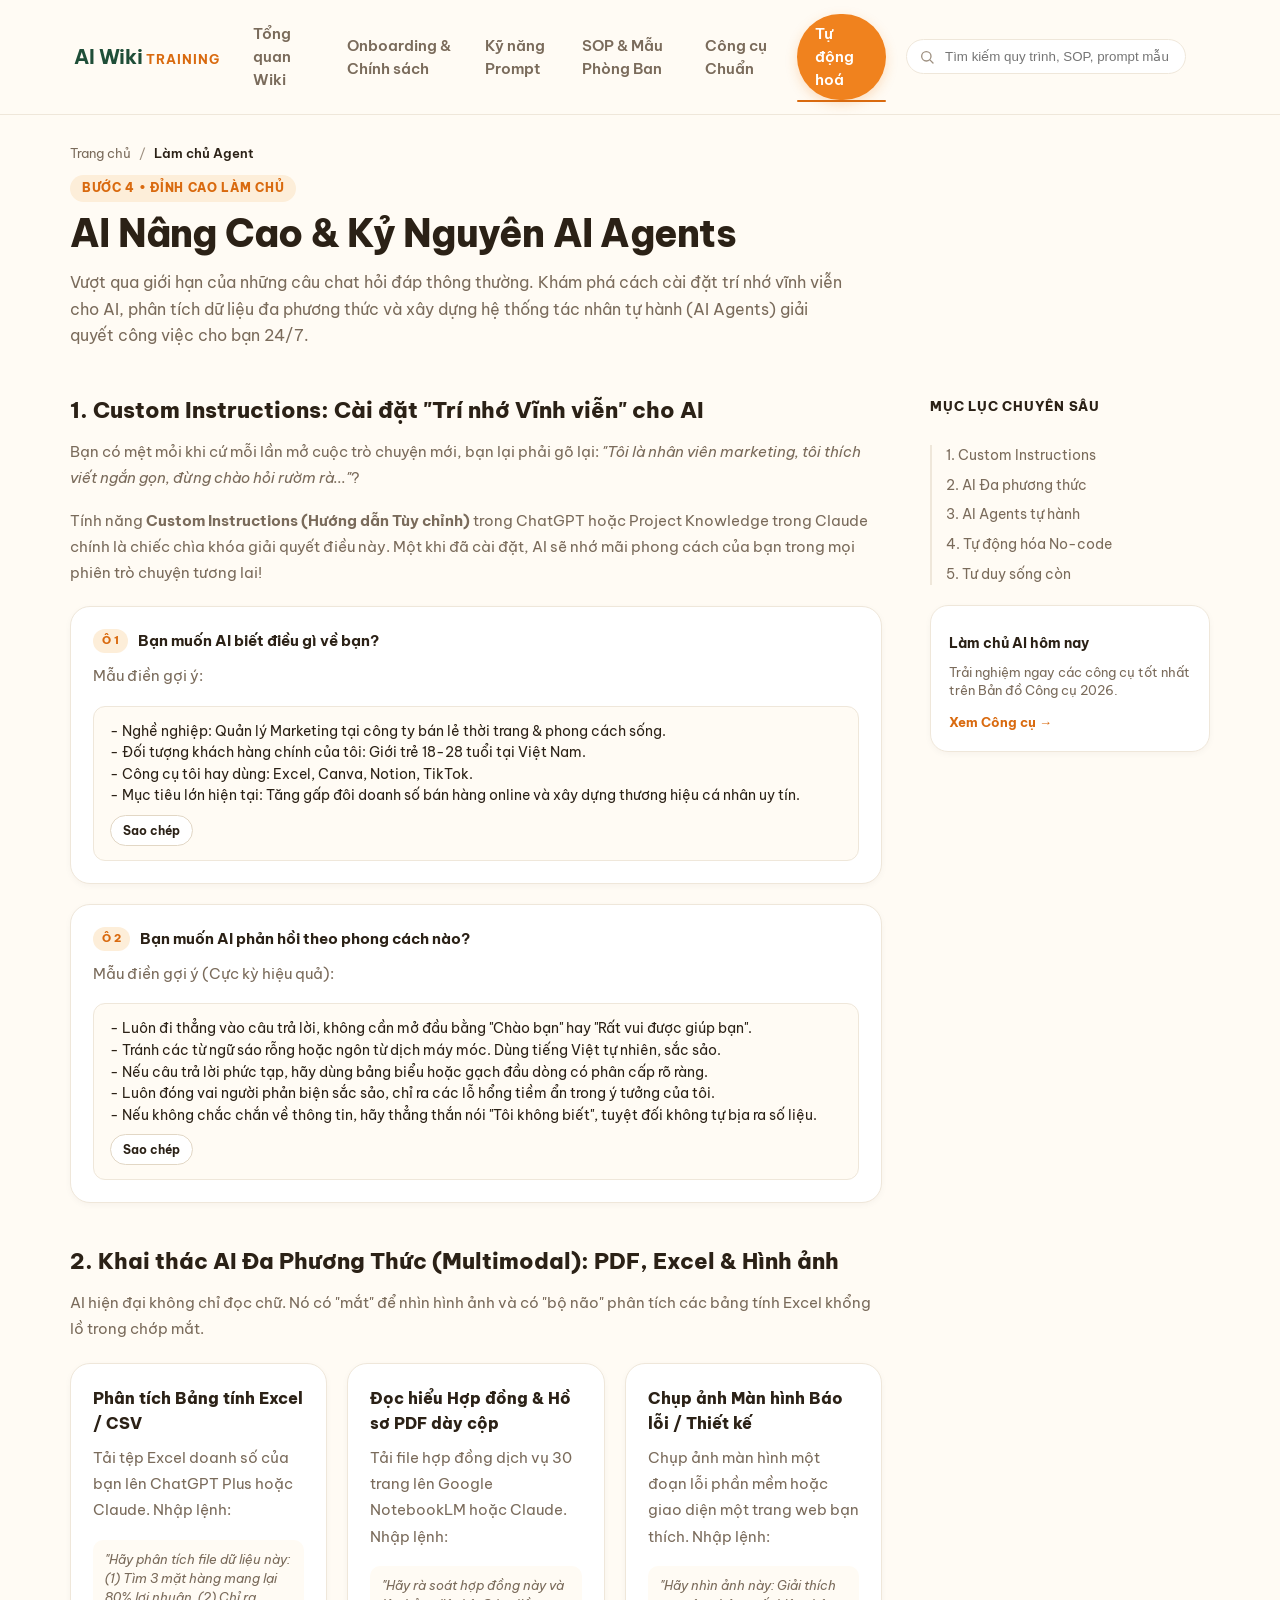
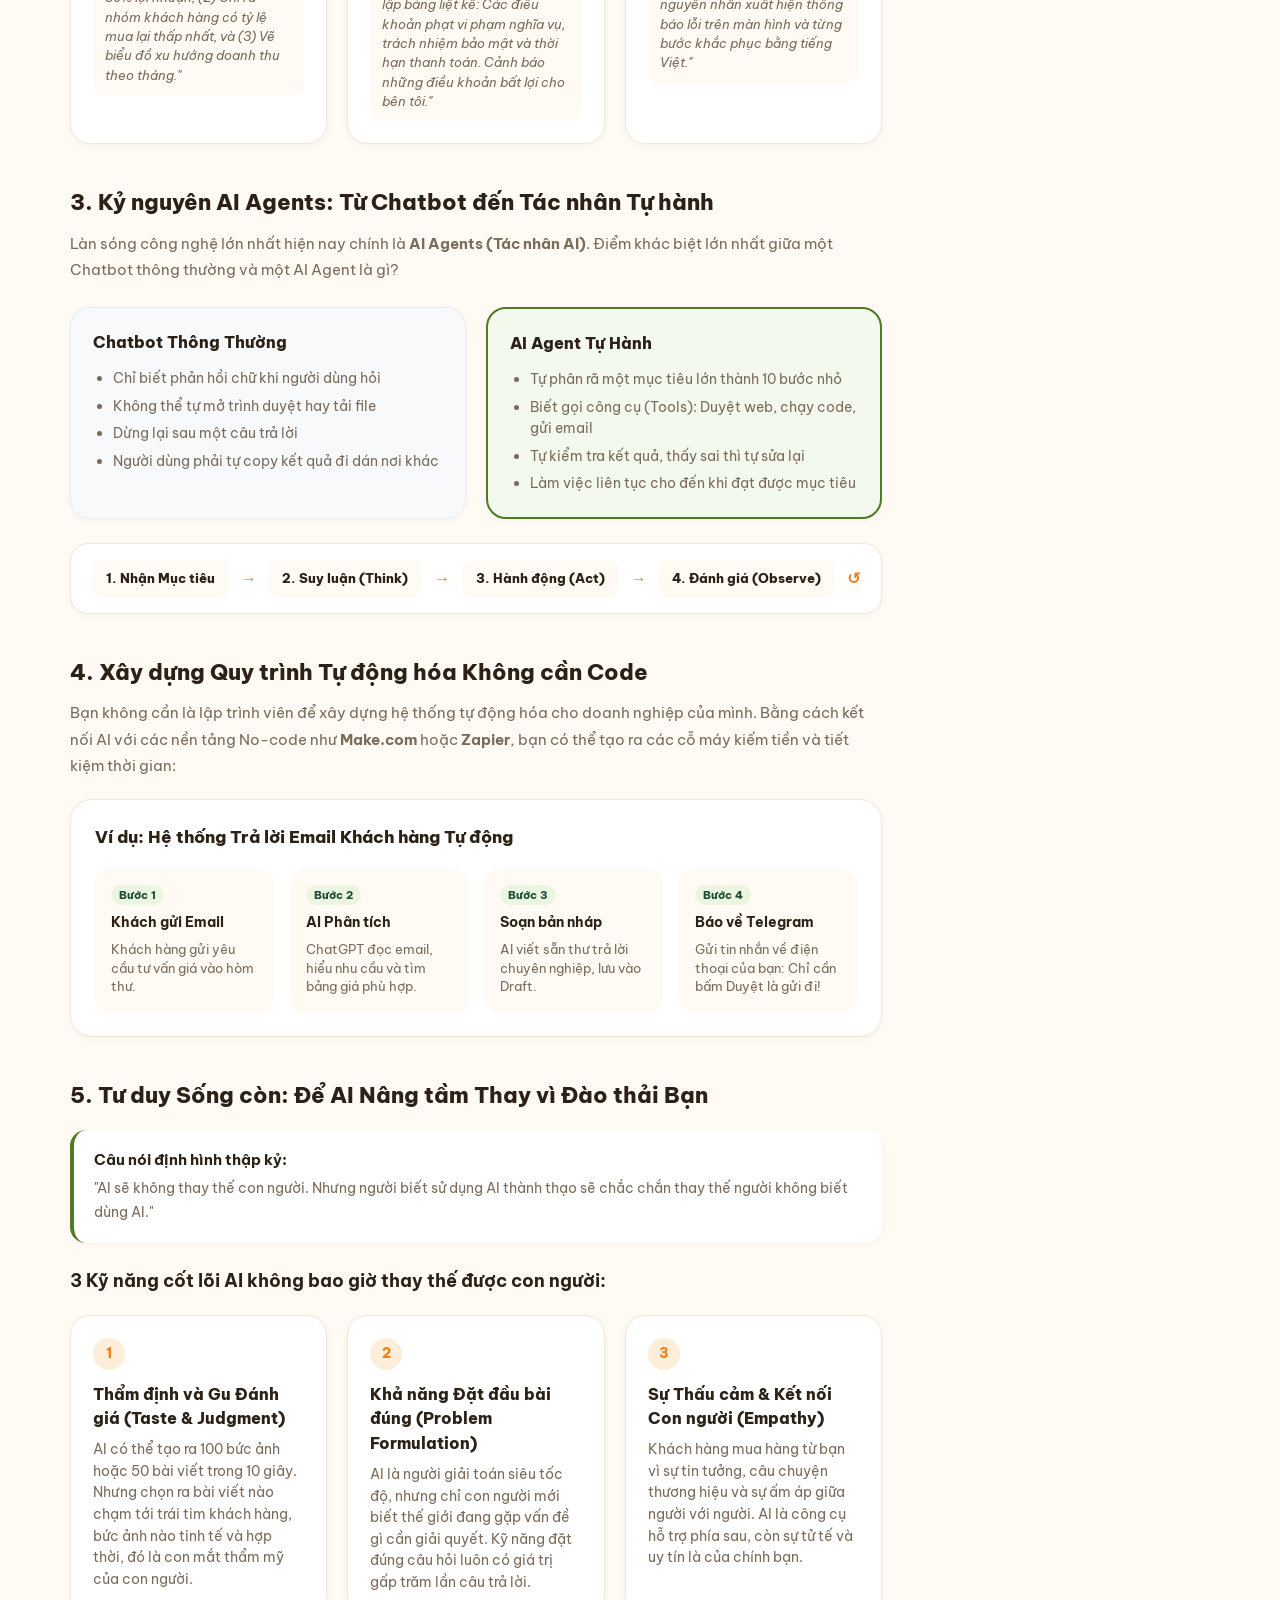
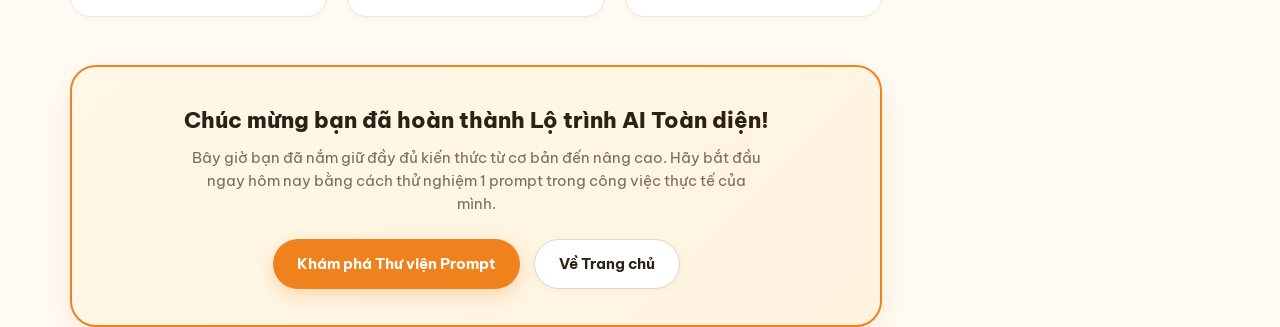
<file: pages/advanced.html>
<!DOCTYPE html>
<html lang="vi">
<head>
  <meta charset="UTF-8">
  <meta name="viewport" content="width=device-width, initial-scale=1.0, maximum-scale=5.0">
  <title>Làm chủ AI Nâng Cao & AI Agents - AI Guide</title>
  <meta name="description" content="Hướng dẫn chuyên sâu về AI: Cài đặt Custom Instructions, phân tích file PDF & Excel, quy trình tự động hóa không cần code và làm chủ AI Agents tự hành.">
  <link rel="preconnect" href="https://fonts.googleapis.com">
  <link rel="preconnect" href="https://fonts.gstatic.com" crossorigin>
  <link href="https://fonts.googleapis.com/css2?family=Be+Vietnam+Pro:ital,wght@0,400;0,500;0,600;0,700;0,800;1,400;1,600&display=swap" rel="stylesheet">
  <link rel="stylesheet" href="../shared/styles.css">
</head>
<body>

  <!-- FULL-PAGE SPLASH LOADER -->
  <div id="page-loader">
    <div class="loader-box">
      <div class="loader-logo-wrap">
        <div class="brand-icon" style="width:68px;height:68px;font-size:32px;margin:0 auto;box-shadow:0 8px 24px rgba(240,130,30,0.25);"></div>
      </div>
      <div class="loader-bar-track">
        <div class="loader-bar-fill" id="loader-bar-fill"></div>
      </div>
      <div class="loader-pct" id="loader-pct">0%</div>
      <div class="loader-text">Đang tải Kiến thức Nâng cao...</div>
    </div>
  </div>

  <!-- SITE HEADER MOUNT -->
  <div id="site-header"></div>

  <!-- MAIN CONTENT -->
  <main class="wrap">

    <!-- PAGE HERO HEADER -->
    <header class="page-header">
      <div class="breadcrumbs">
        <a href="../index.html">Trang chủ</a>
        <span>/</span>
        <span class="curr">Làm chủ Agent</span>
      </div>
      <span class="badge-tag">Bước 4 • Đỉnh cao làm chủ</span>
      <h1 class="page-title">AI Nâng Cao & Kỷ Nguyên AI Agents</h1>
      <p class="page-lead">
        Vượt qua giới hạn của những câu chat hỏi đáp thông thường. Khám phá cách cài đặt trí nhớ vĩnh viễn cho AI, phân tích dữ liệu đa phương thức và xây dựng hệ thống tác nhân tự hành (AI Agents) giải quyết công việc cho bạn 24/7.
      </p>
    </header>

    <!-- CONTENT GRID -->
    <div class="content-grid">

      <!-- MAIN ARTICLE -->
      <article class="article-body">

        <!-- SECTION 1: CUSTOM INSTRUCTIONS -->
        <section id="custom-instructions" class="art-sec">
          <h2>1. Custom Instructions: Cài đặt "Trí nhớ Vĩnh viễn" cho AI</h2>
          <p>
            Bạn có mệt mỏi khi cứ mỗi lần mở cuộc trò chuyện mới, bạn lại phải gõ lại: <i>"Tôi là nhân viên marketing, tôi thích viết ngắn gọn, đừng chào hỏi rườm rà..."</i>?
          </p>
          <p>
            Tính năng <b>Custom Instructions (Hướng dẫn Tùy chỉnh)</b> trong ChatGPT hoặc Project Knowledge trong Claude chính là chiếc chìa khóa giải quyết điều này. Một khi đã cài đặt, AI sẽ nhớ mãi phong cách của bạn trong mọi phiên trò chuyện tương lai!
          </p>

          <div class="ci-guide-box">
            <div class="ci-card">
              <div class="ci-head">
                <span class="ci-num">Ô 1</span>
                <b>Bạn muốn AI biết điều gì về bạn?</b>
              </div>
              <p>Mẫu điền gợi ý:</p>
              <div class="prompt-snippet-box">
                <code>- Nghề nghiệp: Quản lý Marketing tại công ty bán lẻ thời trang & phong cách sống.
- Đối tượng khách hàng chính của tôi: Giới trẻ 18-28 tuổi tại Việt Nam.
- Công cụ tôi hay dùng: Excel, Canva, Notion, TikTok.
- Mục tiêu lớn hiện tại: Tăng gấp đôi doanh số bán hàng online và xây dựng thương hiệu cá nhân uy tín.</code>
                <button class="btn-sm-copy" onclick="copySnippet(this)">Sao chép</button>
              </div>
            </div>

            <div class="ci-card">
              <div class="ci-head">
                <span class="ci-num">Ô 2</span>
                <b>Bạn muốn AI phản hồi theo phong cách nào?</b>
              </div>
              <p>Mẫu điền gợi ý (Cực kỳ hiệu quả):</p>
              <div class="prompt-snippet-box">
                <code>- Luôn đi thẳng vào câu trả lời, không cần mở đầu bằng "Chào bạn" hay "Rất vui được giúp bạn".
- Tránh các từ ngữ sáo rỗng hoặc ngôn từ dịch máy móc. Dùng tiếng Việt tự nhiên, sắc sảo.
- Nếu câu trả lời phức tạp, hãy dùng bảng biểu hoặc gạch đầu dòng có phân cấp rõ ràng.
- Luôn đóng vai người phản biện sắc sảo, chỉ ra các lỗ hổng tiềm ẩn trong ý tưởng của tôi.
- Nếu không chắc chắn về thông tin, hãy thẳng thắn nói "Tôi không biết", tuyệt đối không tự bịa ra số liệu.</code>
                <button class="btn-sm-copy" onclick="copySnippet(this)">Sao chép</button>
              </div>
            </div>
          </div>
        </section>

        <!-- SECTION 2: MULTIMODAL AI -->
        <section id="multimodal" class="art-sec">
          <h2>2. Khai thác AI Đa Phương Thức (Multimodal): PDF, Excel & Hình ảnh</h2>
          <p>
            AI hiện đại không chỉ đọc chữ. Nó có "mắt" để nhìn hình ảnh và có "bộ não" phân tích các bảng tính Excel khổng lồ trong chớp mắt.
          </p>

          <div class="multi-grid">
            <div class="multi-card">
              <h4>Phân tích Bảng tính Excel / CSV</h4>
              <p>Tải tệp Excel doanh số của bạn lên ChatGPT Plus hoặc Claude. Nhập lệnh:</p>
              <div class="mc-code">
                "Hãy phân tích file dữ liệu này: (1) Tìm 3 mặt hàng mang lại 80% lợi nhuận, (2) Chỉ ra nhóm khách hàng có tỷ lệ mua lại thấp nhất, và (3) Vẽ biểu đồ xu hướng doanh thu theo tháng."
              </div>
            </div>

            <div class="multi-card">
              <h4>Đọc hiểu Hợp đồng & Hồ sơ PDF dày cộp</h4>
              <p>Tải file hợp đồng dịch vụ 30 trang lên Google NotebookLM hoặc Claude. Nhập lệnh:</p>
              <div class="mc-code">
                "Hãy rà soát hợp đồng này và lập bảng liệt kê: Các điều khoản phạt vi phạm nghĩa vụ, trách nhiệm bảo mật và thời hạn thanh toán. Cảnh báo những điều khoản bất lợi cho bên tôi."
              </div>
            </div>

            <div class="multi-card">
              <h4>Chụp ảnh Màn hình Báo lỗi / Thiết kế</h4>
              <p>Chụp ảnh màn hình một đoạn lỗi phần mềm hoặc giao diện một trang web bạn thích. Nhập lệnh:</p>
              <div class="mc-code">
                "Hãy nhìn ảnh này: Giải thích nguyên nhân xuất hiện thông báo lỗi trên màn hình và từng bước khắc phục bằng tiếng Việt."
              </div>
            </div>
          </div>
        </section>

        <!-- SECTION 3: AI AGENTS -->
        <section id="ai-agents" class="art-sec">
          <h2>3. Kỷ nguyên AI Agents: Từ Chatbot đến Tác nhân Tự hành</h2>
          <p>
            Làn sóng công nghệ lớn nhất hiện nay chính là <b>AI Agents (Tác nhân AI)</b>. Điểm khác biệt lớn nhất giữa một Chatbot thông thường và một AI Agent là gì?
          </p>

          <div class="agent-compare-table">
            <div class="act-col chat">
              <h4> Chatbot Thông Thường</h4>
              <ul>
                <li>Chỉ biết phản hồi chữ khi người dùng hỏi</li>
                <li>Không thể tự mở trình duyệt hay tải file</li>
                <li>Dừng lại sau một câu trả lời</li>
                <li>Người dùng phải tự copy kết quả đi dán nơi khác</li>
              </ul>
            </div>
            <div class="act-col agent">
              <h4> AI Agent Tự Hành</h4>
              <ul>
                <li>Tự phân rã một mục tiêu lớn thành 10 bước nhỏ</li>
                <li>Biết gọi công cụ (Tools): Duyệt web, chạy code, gửi email</li>
                <li>Tự kiểm tra kết quả, thấy sai thì tự sửa lại</li>
                <li>Làm việc liên tục cho đến khi đạt được mục tiêu</li>
              </ul>
            </div>
          </div>

          <div class="agent-loop-diagram">
            <div class="ald-step">1. Nhận Mục tiêu</div>
            <div class="ald-arrow">→</div>
            <div class="ald-step">2. Suy luận (Think)</div>
            <div class="ald-arrow">→</div>
            <div class="ald-step">3. Hành động (Act)</div>
            <div class="ald-arrow">→</div>
            <div class="ald-step">4. Đánh giá (Observe)</div>
            <div class="ald-arrow">↺</div>
          </div>
        </section>

        <!-- SECTION 4: NO-CODE AI WORKFLOWS -->
        <section id="no-code" class="art-sec">
          <h2>4. Xây dựng Quy trình Tự động hóa Không cần Code</h2>
          <p>
            Bạn không cần là lập trình viên để xây dựng hệ thống tự động hóa cho doanh nghiệp của mình. Bằng cách kết nối AI với các nền tảng No-code như <b>Make.com</b> hoặc <b>Zapier</b>, bạn có thể tạo ra các cỗ máy kiếm tiền và tiết kiệm thời gian:
          </p>

          <div class="workflow-sample-card">
            <h4>Ví dụ: Hệ thống Trả lời Email Khách hàng Tự động</h4>
            <div class="wf-flow">
              <div class="wf-node">
                <span class="wf-badge">Bước 1</span>
                <b>Khách gửi Email</b>
                <p>Khách hàng gửi yêu cầu tư vấn giá vào hòm thư.</p>
              </div>
              <div class="wf-node">
                <span class="wf-badge">Bước 2</span>
                <b>AI Phân tích</b>
                <p>ChatGPT đọc email, hiểu nhu cầu và tìm bảng giá phù hợp.</p>
              </div>
              <div class="wf-node">
                <span class="wf-badge">Bước 3</span>
                <b>Soạn bản nháp</b>
                <p>AI viết sẵn thư trả lời chuyên nghiệp, lưu vào Draft.</p>
              </div>
              <div class="wf-node">
                <span class="wf-badge">Bước 4</span>
                <b>Báo về Telegram</b>
                <p>Gửi tin nhắn về điện thoại của bạn: Chỉ cần bấm Duyệt là gửi đi!</p>
              </div>
            </div>
          </div>
        </section>

        <!-- SECTION 5: THƯƠNG HIỆU CÁ NHÂN & TƯ DUY KỶ NGUYÊN AI -->
        <section id="tu-duy" class="art-sec">
          <h2>5. Tư duy Sống còn: Để AI Nâng tầm Thay vì Đào thải Bạn</h2>
          <div class="callout success">
            <div class="callout-content">
              <b>Câu nói định hình thập kỷ:</b>
              <p>"AI sẽ không thay thế con người. Nhưng người biết sử dụng AI thành thạo sẽ chắc chắn thay thế người không biết dùng AI."</p>
            </div>
          </div>

          <h3 style="margin-top:24px;">3 Kỹ năng cốt lõi AI không bao giờ thay thế được con người:</h3>
          <div class="skills-future-grid">
            <div class="sf-card">
              <span class="sf-num">1</span>
              <h4>Thẩm định và Gu Đánh giá (Taste & Judgment)</h4>
              <p>AI có thể tạo ra 100 bức ảnh hoặc 50 bài viết trong 10 giây. Nhưng chọn ra bài viết nào chạm tới trái tim khách hàng, bức ảnh nào tinh tế và hợp thời, đó là con mắt thẩm mỹ của con người.</p>
            </div>

            <div class="sf-card">
              <span class="sf-num">2</span>
              <h4>Khả năng Đặt đầu bài đúng (Problem Formulation)</h4>
              <p>AI là người giải toán siêu tốc độ, nhưng chỉ con người mới biết thế giới đang gặp vấn đề gì cần giải quyết. Kỹ năng đặt đúng câu hỏi luôn có giá trị gấp trăm lần câu trả lời.</p>
            </div>

            <div class="sf-card">
              <span class="sf-num">3</span>
              <h4>Sự Thấu cảm & Kết nối Con người (Empathy)</h4>
              <p>Khách hàng mua hàng từ bạn vì sự tin tưởng, câu chuyện thương hiệu và sự ấm áp giữa người với người. AI là công cụ hỗ trợ phía sau, còn sự tử tế và uy tín là của chính bạn.</p>
            </div>
          </div>
        </section>

        <!-- COMPLETION CONGRATS CARD -->
        <div class="congrats-card">
          <h3>Chúc mừng bạn đã hoàn thành Lộ trình AI Toàn diện!</h3>
          <p>Bây giờ bạn đã nắm giữ đầy đủ kiến thức từ cơ bản đến nâng cao. Hãy bắt đầu ngay hôm nay bằng cách thử nghiệm 1 prompt trong công việc thực tế của mình.</p>
          <div class="cc-actions">
            <a href="prompt-library.html" class="btn btn-primary">Khám phá Thư viện Prompt</a>
            <a href="../index.html" class="btn btn-secondary">Về Trang chủ</a>
          </div>
        </div>

      </article>

      <!-- SIDEBAR TOC -->
      <aside class="sidebar-toc">
        <div class="toc-sticky">
          <h4 class="toc-title">Mục lục chuyên sâu</h4>
          <nav class="toc-links">
            <a href="#custom-instructions" class="toc-link">1. Custom Instructions</a>
            <a href="#multimodal" class="toc-link">2. AI Đa phương thức</a>
            <a href="#ai-agents" class="toc-link">3. AI Agents tự hành</a>
            <a href="#no-code" class="toc-link">4. Tự động hóa No-code</a>
            <a href="#tu-duy" class="toc-link">5. Tư duy sống còn</a>
          </nav>

          <div class="sidebar-help-card">
            <div class="sh-icon"></div>
            <b>Làm chủ AI hôm nay</b>
            <p>Trải nghiệm ngay các công cụ tốt nhất trên Bản đồ Công cụ 2026.</p>
            <a href="tools.html" class="sh-btn">Xem Công cụ →</a>
          </div>
        </div>
      </aside>

    </div>

  </main>

  <!-- SITE FOOTER MOUNT -->
  <div id="site-footer"></div>

  <!-- MOBILE BOTTOM NAV MOUNT -->
  <div id="site-bottom-nav"></div>

  <!-- SCRIPTS -->
  <script src="../shared/ai-data.js"></script>
  <script src="../shared/site-shell.js"></script>
  <script>
    function copySnippet(btn) {
      const code = btn.previousElementSibling?.textContent;
      if (code) {
        copyText(code.trim(), 'Đã sao chép cấu hình vào bộ nhớ tạm!');
      }
    }
  </script>
</body>
</html>
</file>
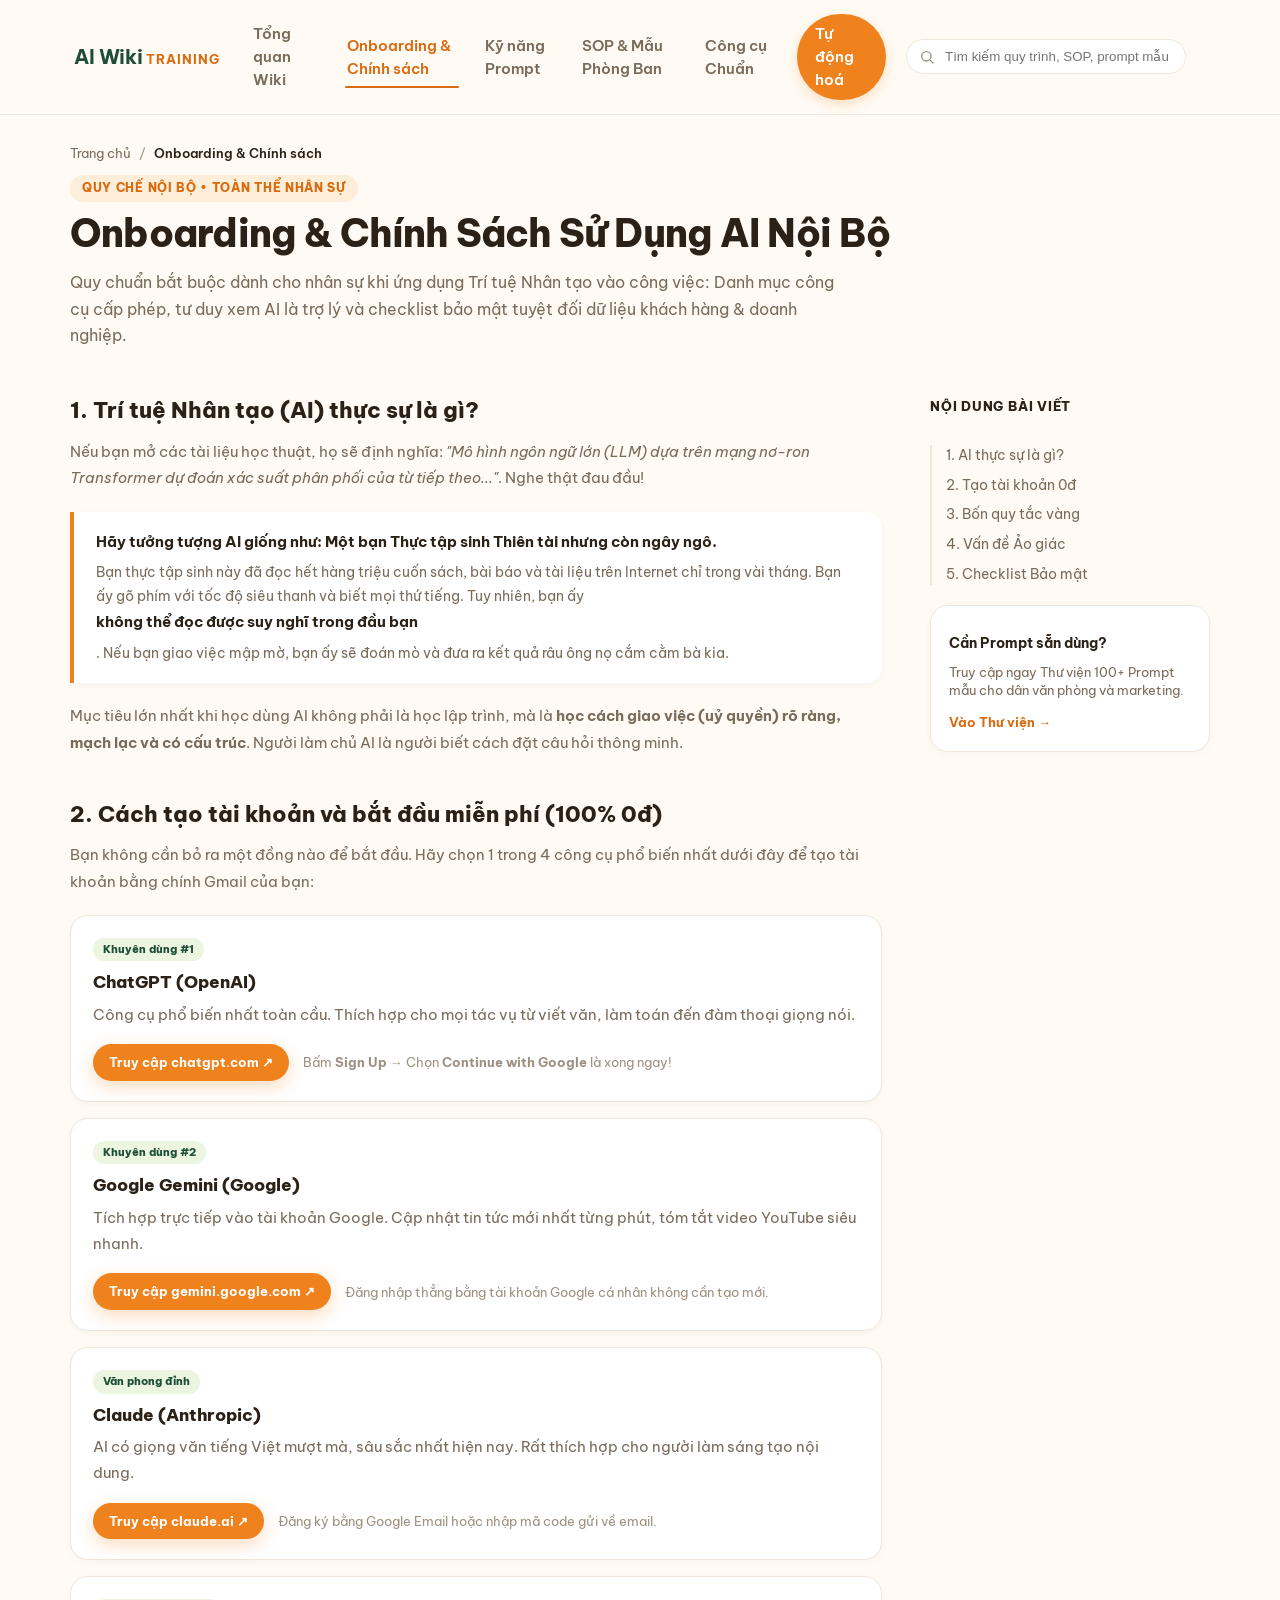
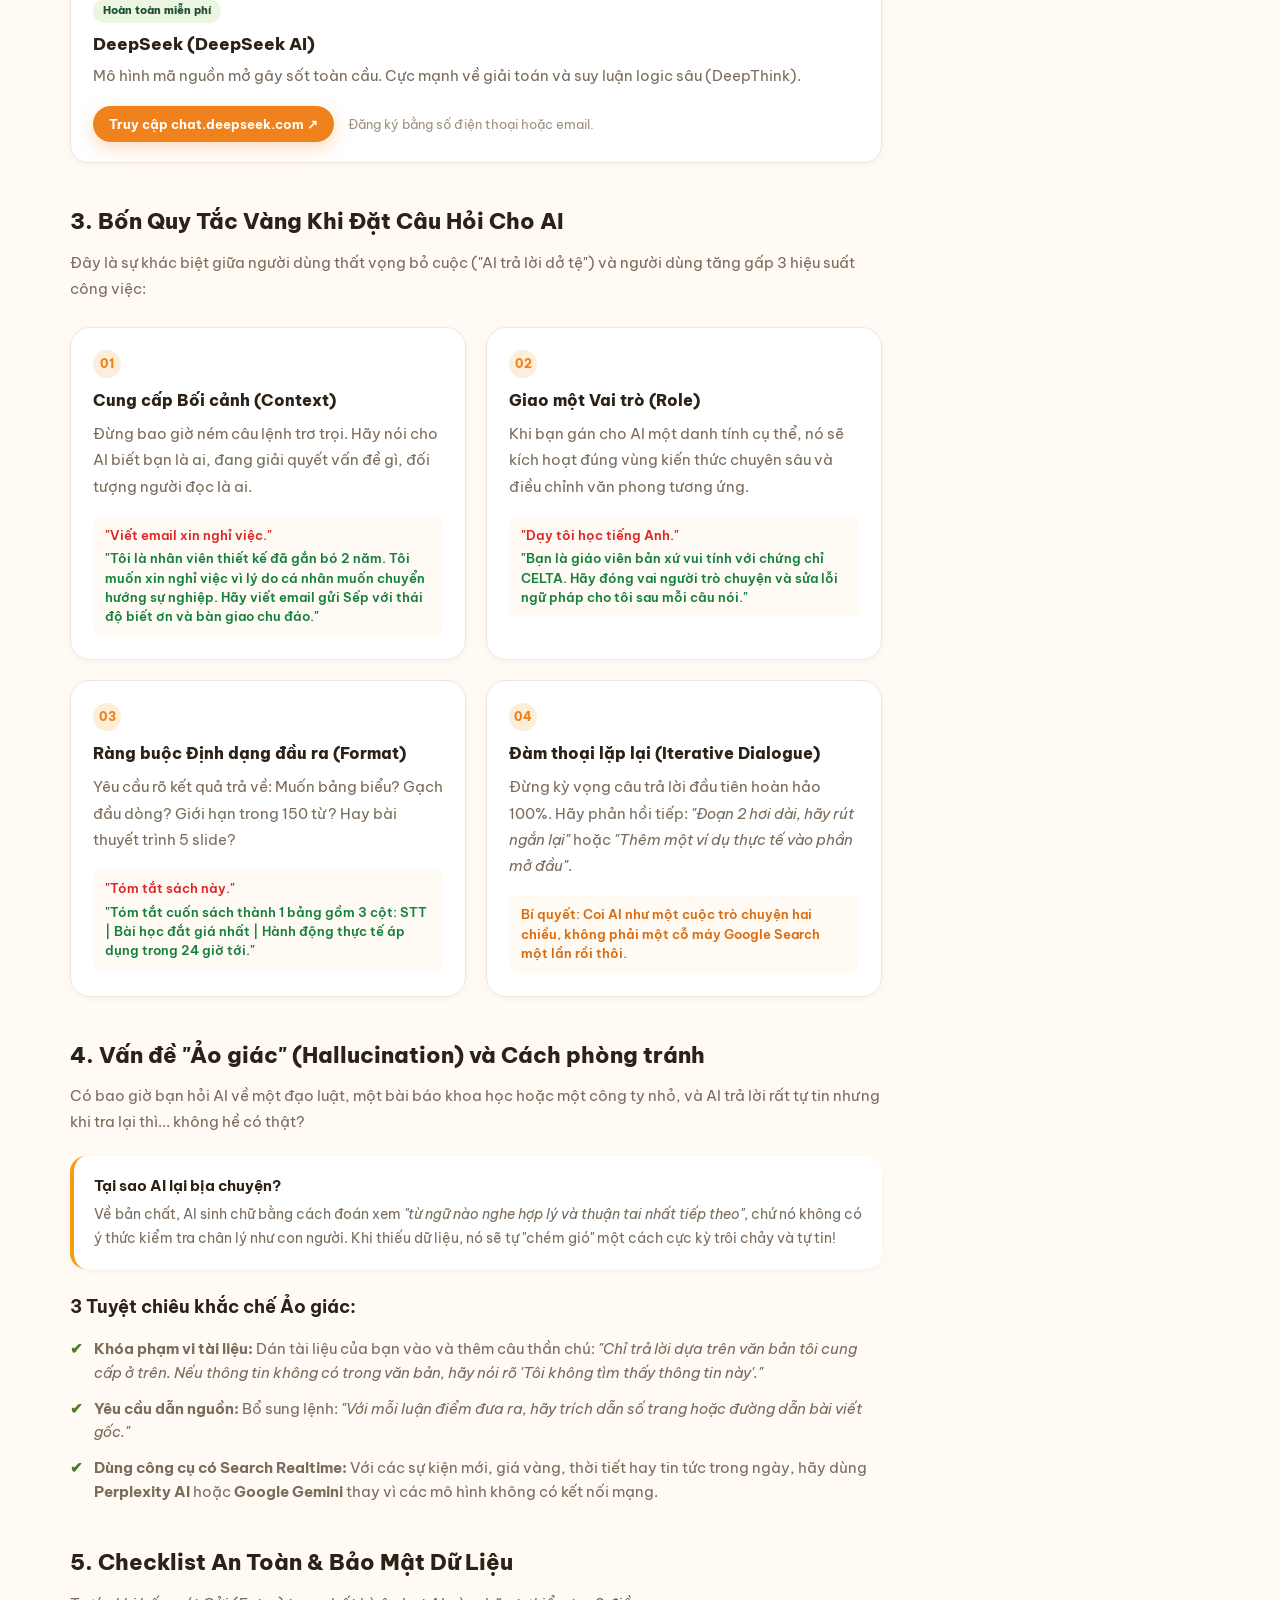
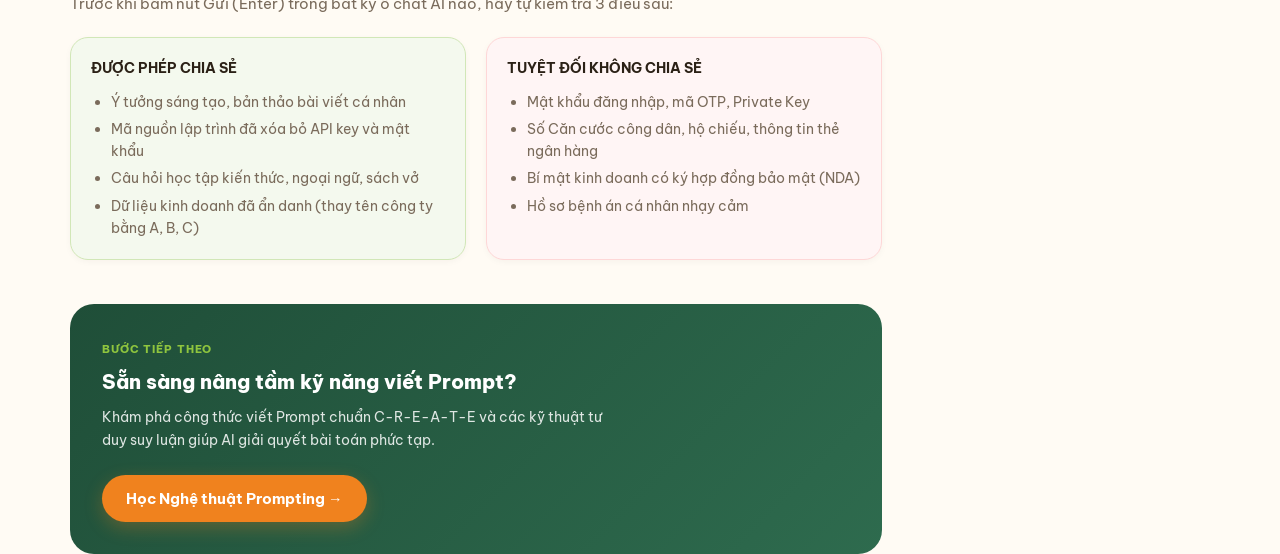
<file: pages/basics.html>
<!DOCTYPE html>
<html lang="vi">

<head>
  <meta charset="UTF-8">
  <meta name="viewport" content="width=device-width, initial-scale=1.0, maximum-scale=5.0">
  <title>Nhập môn AI cho người mới bắt đầu - AI Guide</title>
  <meta name="description"
    content="Hướng dẫn căn bản về Trí tuệ nhân tạo (AI): Bản chất LLM, cách tạo tài khoản miễn phí, 4 quy tắc vàng đặt câu hỏi và cách phòng tránh ảo giác thông tin.">
  <link rel="preconnect" href="https://fonts.googleapis.com">
  <link rel="preconnect" href="https://fonts.gstatic.com" crossorigin>
  <link
    href="https://fonts.googleapis.com/css2?family=Be+Vietnam+Pro:ital,wght@0,400;0,500;0,600;0,700;0,800;1,400;1,600&display=swap"
    rel="stylesheet">
  <link rel="stylesheet" href="../shared/styles.css">
</head>

<body>

  <!-- FULL-PAGE SPLASH LOADER -->
  <div id="page-loader">
    <div class="loader-box">
      <div class="loader-logo-wrap">
        <div class="brand-icon"
          style="width:68px;height:68px;font-size:32px;margin:0 auto;box-shadow:0 8px 24px rgba(240,130,30,0.25);">
        </div>
      </div>
      <div class="loader-bar-track">
        <div class="loader-bar-fill" id="loader-bar-fill"></div>
      </div>
      <div class="loader-pct" id="loader-pct">0%</div>
      <div class="loader-text">Đang tải AI Guide...</div>
    </div>
  </div>

  <!-- SITE HEADER MOUNT -->
  <div id="site-header"></div>

  <!-- MAIN CONTENT -->
  <main class="wrap">

    <!-- PAGE HERO HEADER -->
    <header class="page-header">
      <div class="breadcrumbs">
        <a href="../index.html">Trang chủ</a>
        <span>/</span>
        <span class="curr">Onboarding &amp; Chính sách</span>
      </div>
      <span class="badge-tag">Quy chế nội bộ • Toàn thể nhân sự</span>
      <h1 class="page-title">Onboarding &amp; Chính Sách Sử Dụng AI Nội Bộ</h1>
      <p class="page-lead">
        Quy chuẩn bắt buộc dành cho nhân sự khi ứng dụng Trí tuệ Nhân tạo vào công việc: Danh mục công cụ cấp phép, tư
        duy xem AI là trợ lý và checklist bảo mật tuyệt đối dữ liệu khách hàng &amp; doanh nghiệp.
      </p>
    </header>

    <!-- CONTENT SECTIONS -->
    <div class="content-grid">

      <!-- MAIN ARTICLE -->
      <article class="article-body">

        <!-- SECTION 1: AI LA GI? -->
        <section id="ai-la-gi" class="art-sec">
          <h2>1. Trí tuệ Nhân tạo (AI) thực sự là gì?</h2>
          <p>
            Nếu bạn mở các tài liệu học thuật, họ sẽ định nghĩa: <i>"Mô hình ngôn ngữ lớn (LLM) dựa trên mạng nơ-ron
              Transformer dự đoán xác suất phân phối của từ tiếp theo..."</i>. Nghe thật đau đầu!
          </p>
          <div class="quote-card">
            <div class="qc-text">
              <b>Hãy tưởng tượng AI giống như: Một bạn Thực tập sinh Thiên tài nhưng còn ngây ngô.</b>
              <p>Bạn thực tập sinh này đã đọc hết hàng triệu cuốn sách, bài báo và tài liệu trên Internet chỉ trong vài
                tháng. Bạn ấy gõ phím với tốc độ siêu thanh và biết mọi thứ tiếng. Tuy nhiên, bạn ấy <b>không thể đọc
                  được suy nghĩ trong đầu bạn</b>. Nếu bạn giao việc mập mờ, bạn ấy sẽ đoán mò và đưa ra kết quả râu ông
                nọ cắm cằm bà kia.</p>
            </div>
          </div>
          <p>
            Mục tiêu lớn nhất khi học dùng AI không phải là học lập trình, mà là <b>học cách giao việc (uỷ quyền) rõ
              ràng, mạch lạc và có cấu trúc</b>. Người làm chủ AI là người biết cách đặt câu hỏi thông minh.
          </p>
        </section>

        <!-- SECTION 2: TẠO TÀI KHOẢN MIỄN PHÍ -->
        <section id="tao-tai-khoan" class="art-sec">
          <h2>2. Cách tạo tài khoản và bắt đầu miễn phí (100% 0đ)</h2>
          <p>
            Bạn không cần bỏ ra một đồng nào để bắt đầu. Hãy chọn 1 trong 4 công cụ phổ biến nhất dưới đây để tạo tài
            khoản bằng chính Gmail của bạn:
          </p>

          <div class="steps-list">
            <div class="step-card">
              <div class="sc-badge">Khuyên dùng #1</div>
              <div class="sc-main">
                <h3>ChatGPT (OpenAI)</h3>
                <p>Công cụ phổ biến nhất toàn cầu. Thích hợp cho mọi tác vụ từ viết văn, làm toán đến đàm thoại giọng
                  nói.</p>
                <div class="sc-actions">
                  <a href="https://chatgpt.com" target="_blank" rel="noopener" class="btn btn-sm btn-primary">Truy cập
                    chatgpt.com ↗</a>
                  <span class="sc-note">Bấm <b>Sign Up</b> → Chọn <b>Continue with Google</b> là xong ngay!</span>
                </div>
              </div>
            </div>

            <div class="step-card">
              <div class="sc-badge">Khuyên dùng #2</div>
              <div class="sc-main">
                <h3>Google Gemini (Google)</h3>
                <p>Tích hợp trực tiếp vào tài khoản Google. Cập nhật tin tức mới nhất từng phút, tóm tắt video YouTube
                  siêu nhanh.</p>
                <div class="sc-actions">
                  <a href="https://gemini.google.com" target="_blank" rel="noopener" class="btn btn-sm btn-primary">Truy
                    cập gemini.google.com ↗</a>
                  <span class="sc-note">Đăng nhập thẳng bằng tài khoản Google cá nhân không cần tạo mới.</span>
                </div>
              </div>
            </div>

            <div class="step-card">
              <div class="sc-badge">Văn phong đỉnh</div>
              <div class="sc-main">
                <h3>Claude (Anthropic)</h3>
                <p>AI có giọng văn tiếng Việt mượt mà, sâu sắc nhất hiện nay. Rất thích hợp cho người làm sáng tạo nội
                  dung.</p>
                <div class="sc-actions">
                  <a href="https://claude.ai" target="_blank" rel="noopener" class="btn btn-sm btn-primary">Truy cập
                    claude.ai ↗</a>
                  <span class="sc-note">Đăng ký bằng Google Email hoặc nhập mã code gửi về email.</span>
                </div>
              </div>
            </div>

            <div class="step-card">
              <div class="sc-badge">Hoàn toàn miễn phí</div>
              <div class="sc-main">
                <h3>DeepSeek (DeepSeek AI)</h3>
                <p>Mô hình mã nguồn mở gây sốt toàn cầu. Cực mạnh về giải toán và suy luận logic sâu (DeepThink).</p>
                <div class="sc-actions">
                  <a href="https://chat.deepseek.com" target="_blank" rel="noopener" class="btn btn-sm btn-primary">Truy
                    cập chat.deepseek.com ↗</a>
                  <span class="sc-note">Đăng ký bằng số điện thoại hoặc email.</span>
                </div>
              </div>
            </div>
          </div>
        </section>

        <!-- SECTION 3: 4 QUY TẮC VÀNG GIAO TIẾP VỚI AI -->
        <section id="nguyen-tac" class="art-sec">
          <h2>3. Bốn Quy Tắc Vàng Khi Đặt Câu Hỏi Cho AI</h2>
          <p>
            Đây là sự khác biệt giữa người dùng thất vọng bỏ cuộc ("AI trả lời dở tệ") và người dùng tăng gấp 3 hiệu
            suất công việc:
          </p>

          <div class="rules-grid">
            <div class="rule-box">
              <div class="rb-num">01</div>
              <h4>Cung cấp Bối cảnh (Context)</h4>
              <p>Đừng bao giờ ném câu lệnh trơ trọi. Hãy nói cho AI biết bạn là ai, đang giải quyết vấn đề gì, đối tượng
                người đọc là ai.</p>
              <div class="rb-example">
                <span class="bad"> "Viết email xin nghỉ việc."</span>
                <span class="good"> "Tôi là nhân viên thiết kế đã gắn bó 2 năm. Tôi muốn xin nghỉ việc vì lý do cá nhân
                  muốn chuyển hướng sự nghiệp. Hãy viết email gửi Sếp với thái độ biết ơn và bàn giao chu đáo."</span>
              </div>
            </div>

            <div class="rule-box">
              <div class="rb-num">02</div>
              <h4>Giao một Vai trò (Role)</h4>
              <p>Khi bạn gán cho AI một danh tính cụ thể, nó sẽ kích hoạt đúng vùng kiến thức chuyên sâu và điều chỉnh
                văn phong tương ứng.</p>
              <div class="rb-example">
                <span class="bad"> "Dạy tôi học tiếng Anh."</span>
                <span class="good"> "Bạn là giáo viên bản xứ vui tính với chứng chỉ CELTA. Hãy đóng vai người trò
                  chuyện và sửa lỗi ngữ pháp cho tôi sau mỗi câu nói."</span>
              </div>
            </div>

            <div class="rule-box">
              <div class="rb-num">03</div>
              <h4>Ràng buộc Định dạng đầu ra (Format)</h4>
              <p>Yêu cầu rõ kết quả trả về: Muốn bảng biểu? Gạch đầu dòng? Giới hạn trong 150 từ? Hay bài thuyết trình 5
                slide?</p>
              <div class="rb-example">
                <span class="bad"> "Tóm tắt sách này."</span>
                <span class="good"> "Tóm tắt cuốn sách thành 1 bảng gồm 3 cột: STT | Bài học đắt giá nhất | Hành động
                  thực tế áp dụng trong 24 giờ tới."</span>
              </div>
            </div>

            <div class="rule-box">
              <div class="rb-num">04</div>
              <h4>Đàm thoại lặp lại (Iterative Dialogue)</h4>
              <p>Đừng kỳ vọng câu trả lời đầu tiên hoàn hảo 100%. Hãy phản hồi tiếp: <i>"Đoạn 2 hơi dài, hãy rút ngắn
                  lại"</i> hoặc <i>"Thêm một ví dụ thực tế vào phần mở đầu"</i>.</p>
              <div class="rb-example">
                <span class="hint"> Bí quyết: Coi AI như một cuộc trò chuyện hai chiều, không phải một cỗ máy Google
                  Search một lần rồi thôi.</span>
              </div>
            </div>
          </div>
        </section>

        <!-- SECTION 4: HIỆN TƯỢNG ẢO GIÁC -->
        <section id="ao-giac" class="art-sec">
          <h2>4. Vấn đề "Ảo giác" (Hallucination) và Cách phòng tránh</h2>
          <p>
            Có bao giờ bạn hỏi AI về một đạo luật, một bài báo khoa học hoặc một công ty nhỏ, và AI trả lời rất tự tin
            nhưng khi tra lại thì... không hề có thật?
          </p>
          <div class="callout warning">
            <div class="callout-content">
              <b>Tại sao AI lại bịa chuyện?</b>
              <p>Về bản chất, AI sinh chữ bằng cách đoán xem <i>"từ ngữ nào nghe hợp lý và thuận tai nhất tiếp
                  theo"</i>, chứ nó không có ý thức kiểm tra chân lý như con người. Khi thiếu dữ liệu, nó sẽ tự "chém
                gió" một cách cực kỳ trôi chảy và tự tin!</p>
            </div>
          </div>

          <h3 style="margin-top:24px;">3 Tuyệt chiêu khắc chế Ảo giác:</h3>
          <ul class="check-list">
            <li>
              <b>Khóa phạm vi tài liệu:</b> Dán tài liệu của bạn vào và thêm câu thần chú: <i>"Chỉ trả lời dựa trên văn
                bản tôi cung cấp ở trên. Nếu thông tin không có trong văn bản, hãy nói rõ 'Tôi không tìm thấy thông tin
                này'."</i>
            </li>
            <li>
              <b>Yêu cầu dẫn nguồn:</b> Bổ sung lệnh: <i>"Với mỗi luận điểm đưa ra, hãy trích dẫn số trang hoặc đường
                dẫn bài viết gốc."</i>
            </li>
            <li>
              <b>Dùng công cụ có Search Realtime:</b> Với các sự kiện mới, giá vàng, thời tiết hay tin tức trong ngày,
              hãy dùng <b>Perplexity AI</b> hoặc <b>Google Gemini</b> thay vì các mô hình không có kết nối mạng.
            </li>
          </ul>
        </section>

        <!-- SECTION 5: CHECKLIST AN TOÀN BẢO MẬT -->
        <section id="bao-mat" class="art-sec">
          <h2>5. Checklist An Toàn & Bảo Mật Dữ Liệu</h2>
          <p>Trước khi bấm nút Gửi (Enter) trong bất kỳ ô chat AI nào, hãy tự kiểm tra 3 điều sau:</p>

          <div class="security-grid">
            <div class="sec-card safe">
              <div class="sc-head">
                <b>ĐƯỢC PHÉP CHIA SẺ</b>
              </div>
              <ul>
                <li>Ý tưởng sáng tạo, bản thảo bài viết cá nhân</li>
                <li>Mã nguồn lập trình đã xóa bỏ API key và mật khẩu</li>
                <li>Câu hỏi học tập kiến thức, ngoại ngữ, sách vở</li>
                <li>Dữ liệu kinh doanh đã ẩn danh (thay tên công ty bằng A, B, C)</li>
              </ul>
            </div>

            <div class="sec-card danger">
              <div class="sc-head">
                <b>TUYỆT ĐỐI KHÔNG CHIA SẺ</b>
              </div>
              <ul>
                <li>Mật khẩu đăng nhập, mã OTP, Private Key</li>
                <li>Số Căn cước công dân, hộ chiếu, thông tin thẻ ngân hàng</li>
                <li>Bí mật kinh doanh có ký hợp đồng bảo mật (NDA)</li>
                <li>Hồ sơ bệnh án cá nhân nhạy cảm</li>
              </ul>
            </div>
          </div>
        </section>

        <!-- NEXT STEP CARD -->
        <div class="next-step-box">
          <div class="ns-content">
            <span class="ns-step">Bước tiếp theo</span>
            <h3>Sẵn sàng nâng tầm kỹ năng viết Prompt?</h3>
            <p>Khám phá công thức viết Prompt chuẩn C-R-E-A-T-E và các kỹ thuật tư duy suy luận giúp AI giải quyết bài
              toán phức tạp.</p>
          </div>
          <a href="prompting.html" class="btn btn-primary">
            Học Nghệ thuật Prompting →
          </a>
        </div>

      </article>

      <!-- SIDEBAR TOC (TABLE OF CONTENTS) -->
      <aside class="sidebar-toc">
        <div class="toc-sticky">
          <h4 class="toc-title">Nội dung bài viết</h4>
          <nav class="toc-links">
            <a href="#ai-la-gi" class="toc-link">1. AI thực sự là gì?</a>
            <a href="#tao-tai-khoan" class="toc-link">2. Tạo tài khoản 0đ</a>
            <a href="#nguyen-tac" class="toc-link">3. Bốn quy tắc vàng</a>
            <a href="#ao-giac" class="toc-link">4. Vấn đề Ảo giác</a>
            <a href="#bao-mat" class="toc-link">5. Checklist Bảo mật</a>
          </nav>

          <div class="sidebar-help-card">
            <div class="sh-icon"></div>
            <b>Cần Prompt sẵn dùng?</b>
            <p>Truy cập ngay Thư viện 100+ Prompt mẫu cho dân văn phòng và marketing.</p>
            <a href="prompt-library.html" class="sh-btn">Vào Thư viện →</a>
          </div>
        </div>
      </aside>

    </div>

  </main>

  <!-- SITE FOOTER MOUNT -->
  <div id="site-footer"></div>

  <!-- MOBILE BOTTOM NAV MOUNT -->
  <div id="site-bottom-nav"></div>

  <!-- SCRIPTS -->
  <script src="../shared/ai-data.js"></script>
  <script src="../shared/site-shell.js"></script>
</body>

</html>
</file>
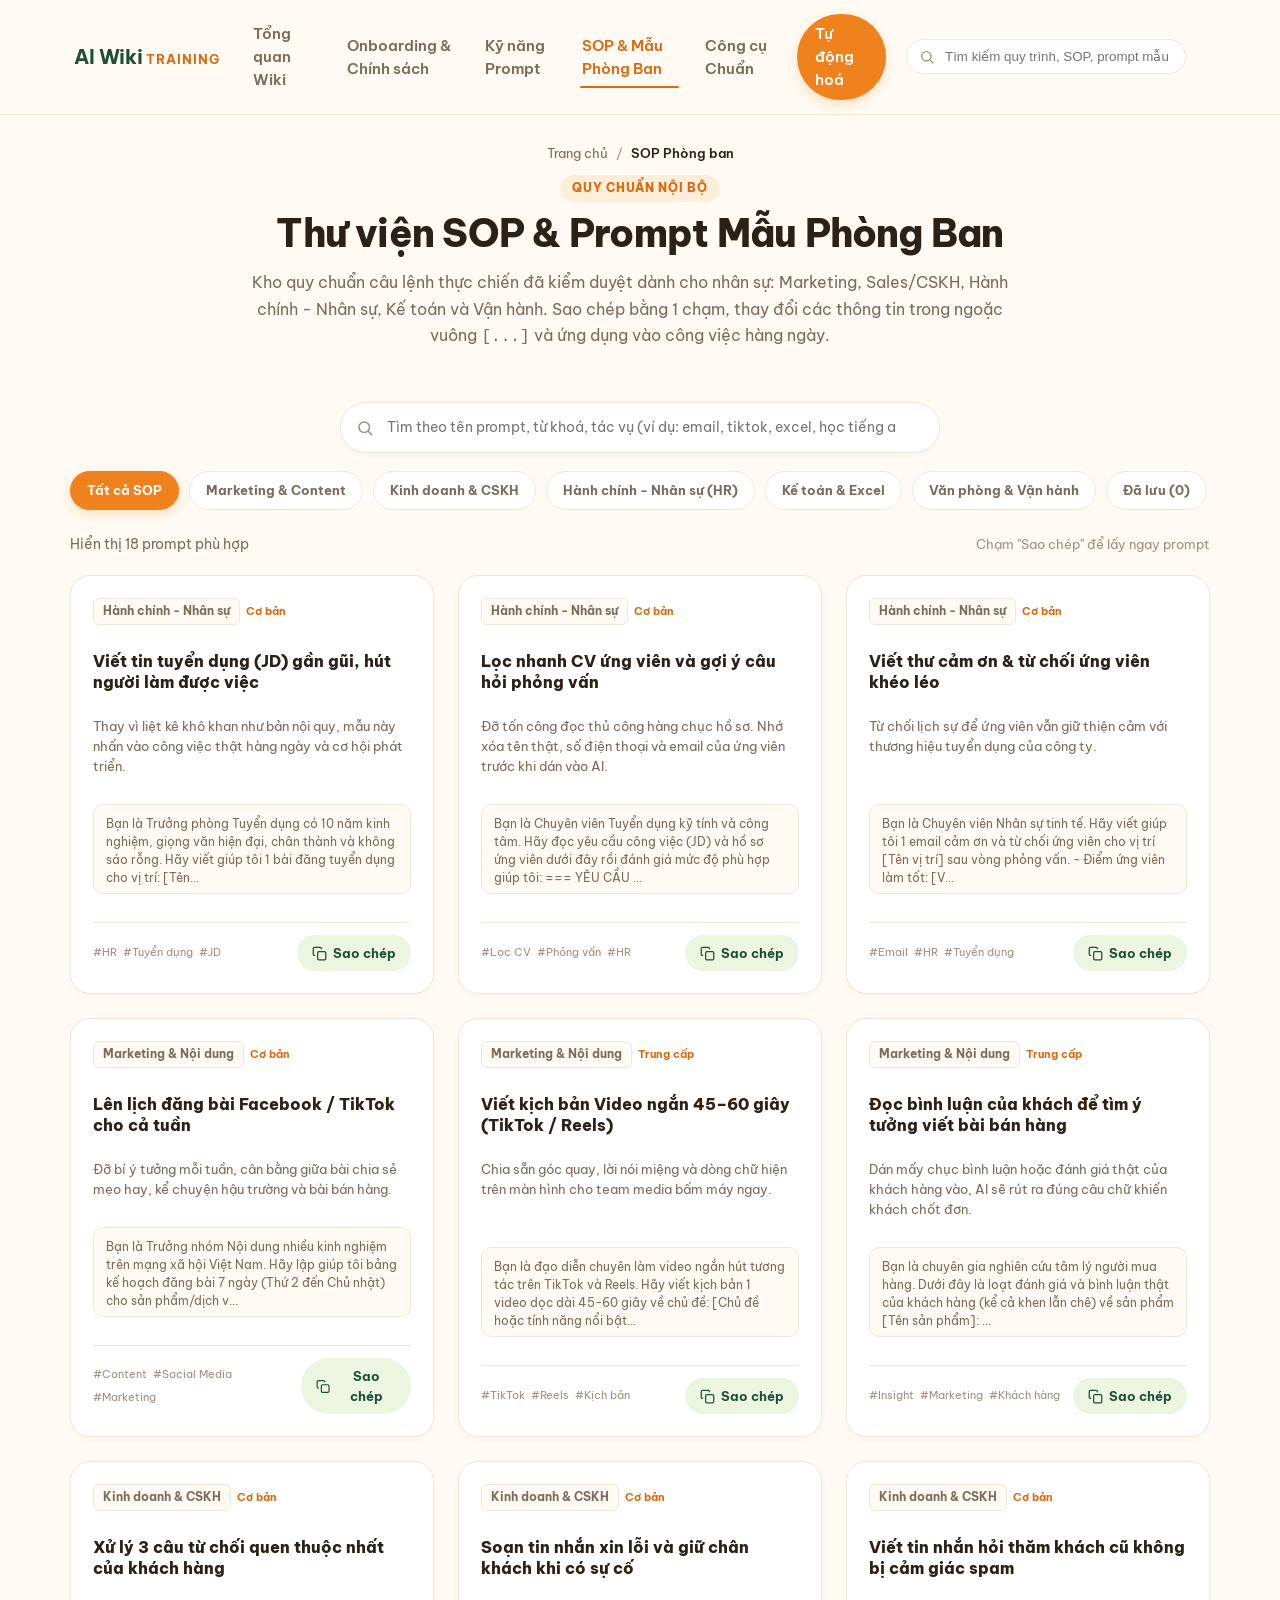
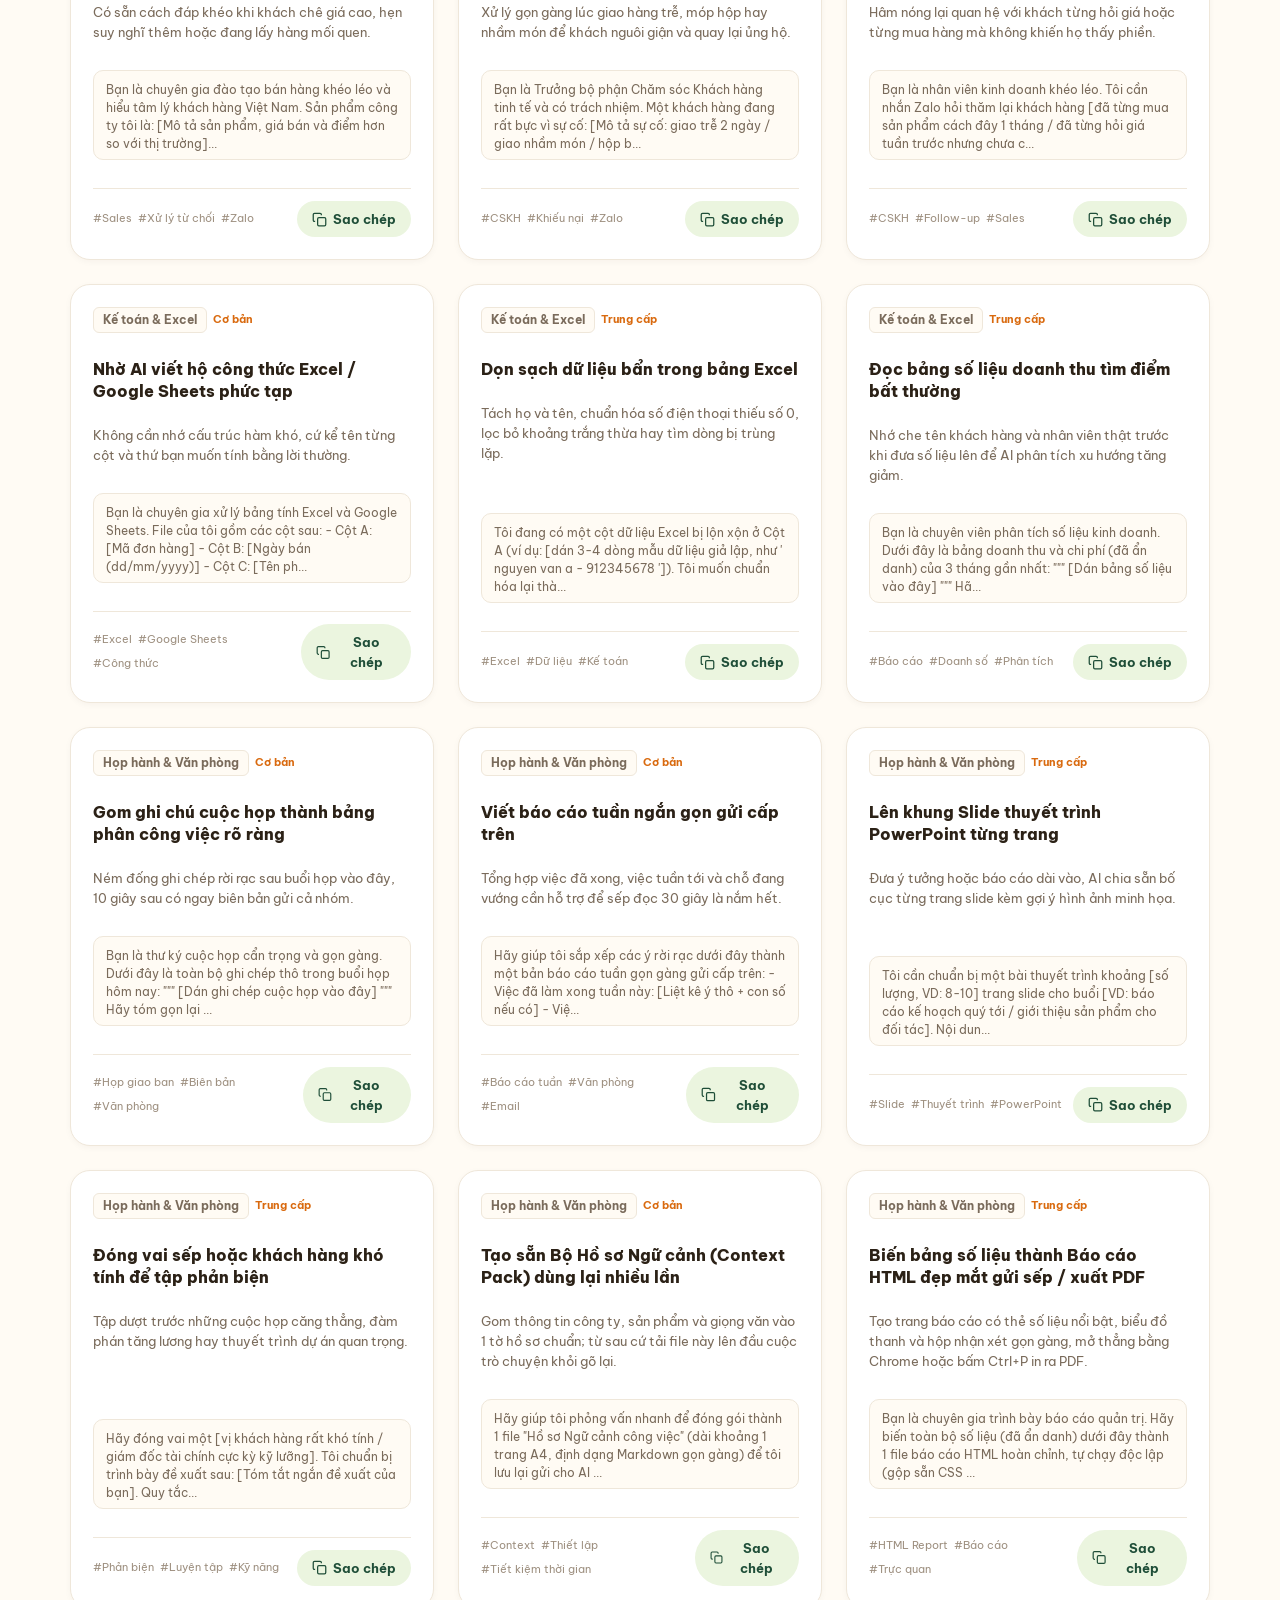
<file: pages/prompt-library.html>
<!DOCTYPE html>
<html lang="vi">

<head>
  <meta charset="UTF-8">
  <meta name="viewport" content="width=device-width, initial-scale=1.0, maximum-scale=5.0">
  <title>Thư viện Prompt Thực Chiến - AI Guide</title>
  <meta name="description"
    content="Kho tuyển tập hơn 100+ Prompt mẫu thực chiến cho văn phòng, marketing, lập trình, học tập và đời sống. Sao chép 1 chạm và sử dụng ngay.">
  <link rel="preconnect" href="https://fonts.googleapis.com">
  <link rel="preconnect" href="https://fonts.gstatic.com" crossorigin>
  <link
    href="https://fonts.googleapis.com/css2?family=Be+Vietnam+Pro:ital,wght@0,400;0,500;0,600;0,700;0,800;1,400;1,600&display=swap"
    rel="stylesheet">
  <link rel="stylesheet" href="../shared/styles.css">
</head>

<body>

  <!-- FULL-PAGE SPLASH LOADER -->
  <div id="page-loader">
    <div class="loader-box">
      <div class="loader-logo-wrap">
        <div class="brand-icon"
          style="width:68px;height:68px;font-size:32px;margin:0 auto;box-shadow:0 8px 24px rgba(240,130,30,0.25);">
        </div>
      </div>
      <div class="loader-bar-track">
        <div class="loader-bar-fill" id="loader-bar-fill"></div>
      </div>
      <div class="loader-pct" id="loader-pct">0%</div>
      <div class="loader-text">Đang tải Thư viện Prompt...</div>
    </div>
  </div>

  <!-- SITE HEADER MOUNT -->
  <div id="site-header"></div>

  <!-- MAIN CONTENT -->
  <main class="wrap">

    <!-- PAGE HERO HEADER -->
    <header class="page-header" style="text-align:center;max-width:800px;margin:0 auto 32px;">
      <div class="breadcrumbs" style="justify-content:center;">
        <a href="../index.html">Trang chủ</a>
        <span>/</span>
        <span class="curr">SOP Phòng ban</span>
      </div>
      <span class="badge-tag">Quy chuẩn nội bộ</span>
      <h1 class="page-title">Thư viện SOP &amp; Prompt Mẫu Phòng Ban</h1>
      <p class="page-lead">
        Kho quy chuẩn câu lệnh thực chiến đã kiểm duyệt dành cho nhân sự: Marketing, Sales/CSKH, Hành chính - Nhân sự,
        Kế toán và Vận hành. Sao chép bằng 1 chạm, thay đổi các thông tin trong ngoặc vuông <code>[...]</code> và ứng
        dụng vào công việc hàng ngày.
      </p>
    </header>

    <!-- SEARCH & CATEGORY FILTER BAR -->
    <div class="lib-toolbar">
      <!-- Search Input -->
      <div class="lib-search-box">
        <svg width="18" height="18" viewBox="0 0 24 24" fill="none">
          <circle cx="11" cy="11" r="7" stroke="currentColor" stroke-width="2" />
          <path d="M21 21l-4.3-4.3" stroke="currentColor" stroke-width="2" stroke-linecap="round" />
        </svg>
        <input type="text" id="lib-search-input"
          placeholder="Tìm theo tên prompt, từ khoá, tác vụ (ví dụ: email, tiktok, excel, học tiếng anh)...">
        <button id="lib-search-clear" class="btn-clear" hidden aria-label="Xoá tìm kiếm"></button>
      </div>

      <!-- Category Filter Chips -->
      <div class="category-chips-wrap">
        <button class="chip-item active" data-cat="all"> Tất cả SOP</button>
        <button class="chip-item" data-cat="marketing"> Marketing &amp; Content</button>
        <button class="chip-item" data-cat="sales"> Kinh doanh &amp; CSKH</button>
        <button class="chip-item" data-cat="hr"> Hành chính - Nhân sự (HR)</button>
        <button class="chip-item" data-cat="finance"> Kế toán &amp; Excel</button>
        <button class="chip-item" data-cat="office"> Văn phòng &amp; Vận hành</button>
        <button class="chip-item" data-cat="fav"> Đã lưu (<span id="fav-count">0</span>)</button>
      </div>
    </div>

    <!-- PROMPT GRID CONTAINER -->
    <div class="lib-status-row">
      <span id="prompt-count-text">Đang tải danh sách prompt...</span>
      <div class="lib-view-toggle">
        <span class="view-hint"> Chạm "Sao chép" để lấy ngay prompt</span>
      </div>
    </div>

    <div class="prompt-grid" id="library-grid-root">
      <!-- Skeleton shimmer loaders -->
      <div class="p-card-skeleton"></div>
      <div class="p-card-skeleton"></div>
      <div class="p-card-skeleton"></div>
      <div class="p-card-skeleton"></div>
      <div class="p-card-skeleton"></div>
      <div class="p-card-skeleton"></div>
    </div>

  </main>

  <!-- PROMPT DETAIL MODAL POPUP -->
  <div class="modal-backdrop" id="prompt-modal" hidden>
    <div class="modal-box">
      <div class="modal-header">
        <div>
          <span class="p-tag" id="modal-category">Văn phòng</span>
          <h3 class="modal-title" id="modal-title">Tiêu đề Prompt</h3>
        </div>
        <button class="modal-close" id="modal-close-btn" aria-label="Đóng popup"></button>
      </div>
      <div class="modal-body">
        <p class="modal-desc" id="modal-desc"></p>
        <div class="modal-prompt-wrap">
          <div class="mp-head">
            <span>Toàn văn Prompt:</span>
            <button class="btn-copy-card" id="modal-copy-btn">
              <svg width="15" height="15" viewBox="0 0 24 24" fill="none">
                <rect x="9" y="9" width="13" height="13" rx="2" stroke="currentColor" stroke-width="2" />
                <path d="M5 15H4a2 2 0 0 1-2-2V4a2 2 0 0 1 2-2h9a2 2 0 0 1 2 2v1" stroke="currentColor"
                  stroke-width="2" />
              </svg>
              Sao chép toàn bộ
            </button>
          </div>
          <pre class="modal-pre" id="modal-prompt-text"></pre>
        </div>
        <div class="modal-guide">
          <b> Hướng dẫn sử dụng:</b>
          <p>Dán câu lệnh này vào ChatGPT hoặc Claude. Hãy thay thế các phần thông tin đặt trong dấu ngoặc vuông
            <code>[...]</code> bằng dữ liệu thực tế của bạn trước khi bấm Gửi.</p>
        </div>
      </div>
    </div>
  </div>

  <!-- SITE FOOTER MOUNT -->
  <div id="site-footer"></div>

  <!-- MOBILE BOTTOM NAV MOUNT -->
  <div id="site-bottom-nav"></div>

  <!-- SCRIPTS -->
  <script src="../shared/ai-data.js"></script>
  <script src="../shared/site-shell.js"></script>
  <script>
    (function initLibrary() {
      let prompts = [];
      let activeCategory = 'all';
      let searchQuery = '';
      const gridRoot = document.getElementById('library-grid-root');
      const searchInput = document.getElementById('lib-search-input');
      const searchClear = document.getElementById('lib-search-clear');
      const countEl = document.getElementById('prompt-count-text');
      const chips = document.querySelectorAll('.chip-item');
      const favCountEl = document.getElementById('fav-count');

      // Modal elements
      const modal = document.getElementById('prompt-modal');
      const modalClose = document.getElementById('modal-close-btn');
      const modalCat = document.getElementById('modal-category');
      const modalTitle = document.getElementById('modal-title');
      const modalDesc = document.getElementById('modal-desc');
      const modalPrompt = document.getElementById('modal-prompt-text');
      const modalCopy = document.getElementById('modal-copy-btn');
      let currentModalPrompt = '';

      // Favorites storage
      function getFavorites() {
        try {
          return JSON.parse(localStorage.getItem('ai_fav_prompts') || '[]');
        } catch {
          return [];
        }
      }

      function toggleFavorite(id, e) {
        if (e) e.stopPropagation();
        let favs = getFavorites();
        if (favs.includes(id)) {
          favs = favs.filter(x => x !== id);
          showToast('Đã xóa khỏi danh sách đã lưu!');
        } else {
          favs.push(id);
          showToast('Đã lưu vào danh sách yêu thích! ');
        }
        localStorage.setItem('ai_fav_prompts', JSON.stringify(favs));
        updateFavCount();
        render();
      }
      window.toggleFavorite = toggleFavorite;

      function updateFavCount() {
        const count = getFavorites().length;
        if (favCountEl) favCountEl.textContent = count;
      }

      function removeAccents(str) {
        return str.normalize('NFD').replace(/[\u0300-\u036f]/g, '').replace(/đ/g, 'd').replace(/Đ/g, 'D').toLowerCase();
      }

      function escapeHtml(text) {
        return text.replace(/&/g, '&amp;').replace(/</g, '&lt;').replace(/>/g, '&gt;').replace(/"/g, '&quot;');
      }

      function render() {
        const favs = getFavorites();
        const q = removeAccents(searchQuery.trim());

        const filtered = prompts.filter(item => {
          // Category match
          if (activeCategory === 'fav') {
            if (!favs.includes(item.id)) return false;
          } else if (activeCategory !== 'all' && item.category !== activeCategory) {
            return false;
          }

          // Search match
          if (!q) return true;
          const hay = removeAccents(`${item.title} ${item.description} ${item.categoryName} ${item.tags.join(' ')} ${item.prompt}`);
          return hay.includes(q);
        });

        countEl.textContent = `Hiển thị ${filtered.length} prompt phù hợp`;

        if (!filtered.length) {
          gridRoot.innerHTML = `
            <div class="empty-state-box">
              <div class="empty-icon"></div>
              <h3>Không tìm thấy Prompt nào phù hợp</h3>
              <p>Hãy thử tìm bằng từ khoá khác hoặc chọn lại danh mục "Tất cả".</p>
              <button class="btn btn-secondary" onclick="resetFilters()">Xem tất cả</button>
            </div>
          `;
          return;
        }

        gridRoot.innerHTML = filtered.map(p => {
          const isFav = favs.includes(p.id);
          return `
            <div class="prompt-card" onclick="openPromptModal('${p.id}')">
              <div class="p-card-top">
                <div style="display:flex;align-items:center;gap:6px;">
                  <span class="p-tag">${p.categoryName}</span>
                  <span class="p-level">${p.level}</span>
                </div>
                <button class="btn-fav ${isFav ? 'is-fav' : ''}" onclick="toggleFavorite('${p.id}', event)" title="Lưu yêu thích" aria-label="Lưu yêu thích">
                  ${isFav ? '' : ''}
                </button>
              </div>
              <h3 class="p-title">${p.title}</h3>
              <p class="p-desc">${p.description}</p>
              <div class="p-box">
                <code>${escapeHtml(p.prompt.substring(0, 160))}...</code>
              </div>
              <div class="p-footer">
                <div class="p-tags-row">
                  ${p.tags.map(t => `<span class="p-subtag">#${t}</span>`).join('')}
                </div>
                <button class="btn-copy-card" onclick="copyPromptCard('${p.id}', event)">
                  <svg width="15" height="15" viewBox="0 0 24 24" fill="none"><rect x="9" y="9" width="13" height="13" rx="2" stroke="currentColor" stroke-width="2"/><path d="M5 15H4a2 2 0 0 1-2-2V4a2 2 0 0 1 2-2h9a2 2 0 0 1 2 2v1" stroke="currentColor" stroke-width="2"/></svg>
                  Sao chép
                </button>
              </div>
            </div>
          `;
        }).join('');
      }

      window.resetFilters = function () {
        activeCategory = 'all';
        searchQuery = '';
        searchInput.value = '';
        searchClear.hidden = true;
        chips.forEach(c => c.classList.toggle('active', c.dataset.cat === 'all'));
        render();
      };

      window.copyPromptCard = function (id, e) {
        if (e) e.stopPropagation();
        const item = prompts.find(x => x.id === id);
        if (item) {
          copyText(item.prompt, `Đã sao chép: "${item.title}"!`);
        }
      };

      window.openPromptModal = function (id) {
        const item = prompts.find(x => x.id === id);
        if (!item) return;
        currentModalPrompt = item.prompt;
        modalCat.textContent = item.categoryName;
        modalTitle.textContent = item.title;
        modalDesc.textContent = item.description;
        modalPrompt.textContent = item.prompt;
        modal.hidden = false;
        document.body.style.overflow = 'hidden';
      };

      function closeModal() {
        modal.hidden = true;
        document.body.style.overflow = '';
      }

      modalClose?.addEventListener('click', closeModal);
      modal?.addEventListener('click', e => {
        if (e.target === modal) closeModal();
      });

      modalCopy?.addEventListener('click', () => {
        if (currentModalPrompt) {
          copyText(currentModalPrompt, 'Đã sao chép toàn bộ Prompt!');
        }
      });

      // Filter clicks
      chips.forEach(chip => {
        chip.addEventListener('click', () => {
          chips.forEach(c => c.classList.remove('active'));
          chip.classList.add('active');
          activeCategory = chip.dataset.cat;
          render();
        });
      });

      // Search typing
      searchInput.addEventListener('input', () => {
        searchQuery = searchInput.value;
        searchClear.hidden = !searchQuery;
        render();
      });

      searchClear.addEventListener('click', () => {
        searchInput.value = '';
        searchQuery = '';
        searchClear.hidden = true;
        searchInput.focus();
        render();
      });

      // Check URL params (e.g. ?cat=office)
      const urlParams = new URLSearchParams(window.location.search);
      const initialCat = urlParams.get('cat');
      if (initialCat) {
        activeCategory = initialCat;
        chips.forEach(c => c.classList.toggle('active', c.dataset.cat === initialCat));
      }

      // Load data from window.AI_DATABASE or fetch fallback
      if (window.AI_DATABASE && window.AI_DATABASE.prompts) {
        prompts = window.AI_DATABASE.prompts;
        updateFavCount();
        render();
      } else {
        fetch('../data/prompts.json')
          .then(res => res.json())
          .then(data => {
            prompts = data;
            updateFavCount();
            render();
          })
          .catch(err => {
            console.error(err);
            gridRoot.innerHTML = `<p style="padding:40px;text-align:center;color:var(--ink-soft);">Không thể tải dữ liệu prompt. Vui lòng thử tải lại trang.</p>`;
          });
      }
    })();
  </script>
</body>

</html>
</file>
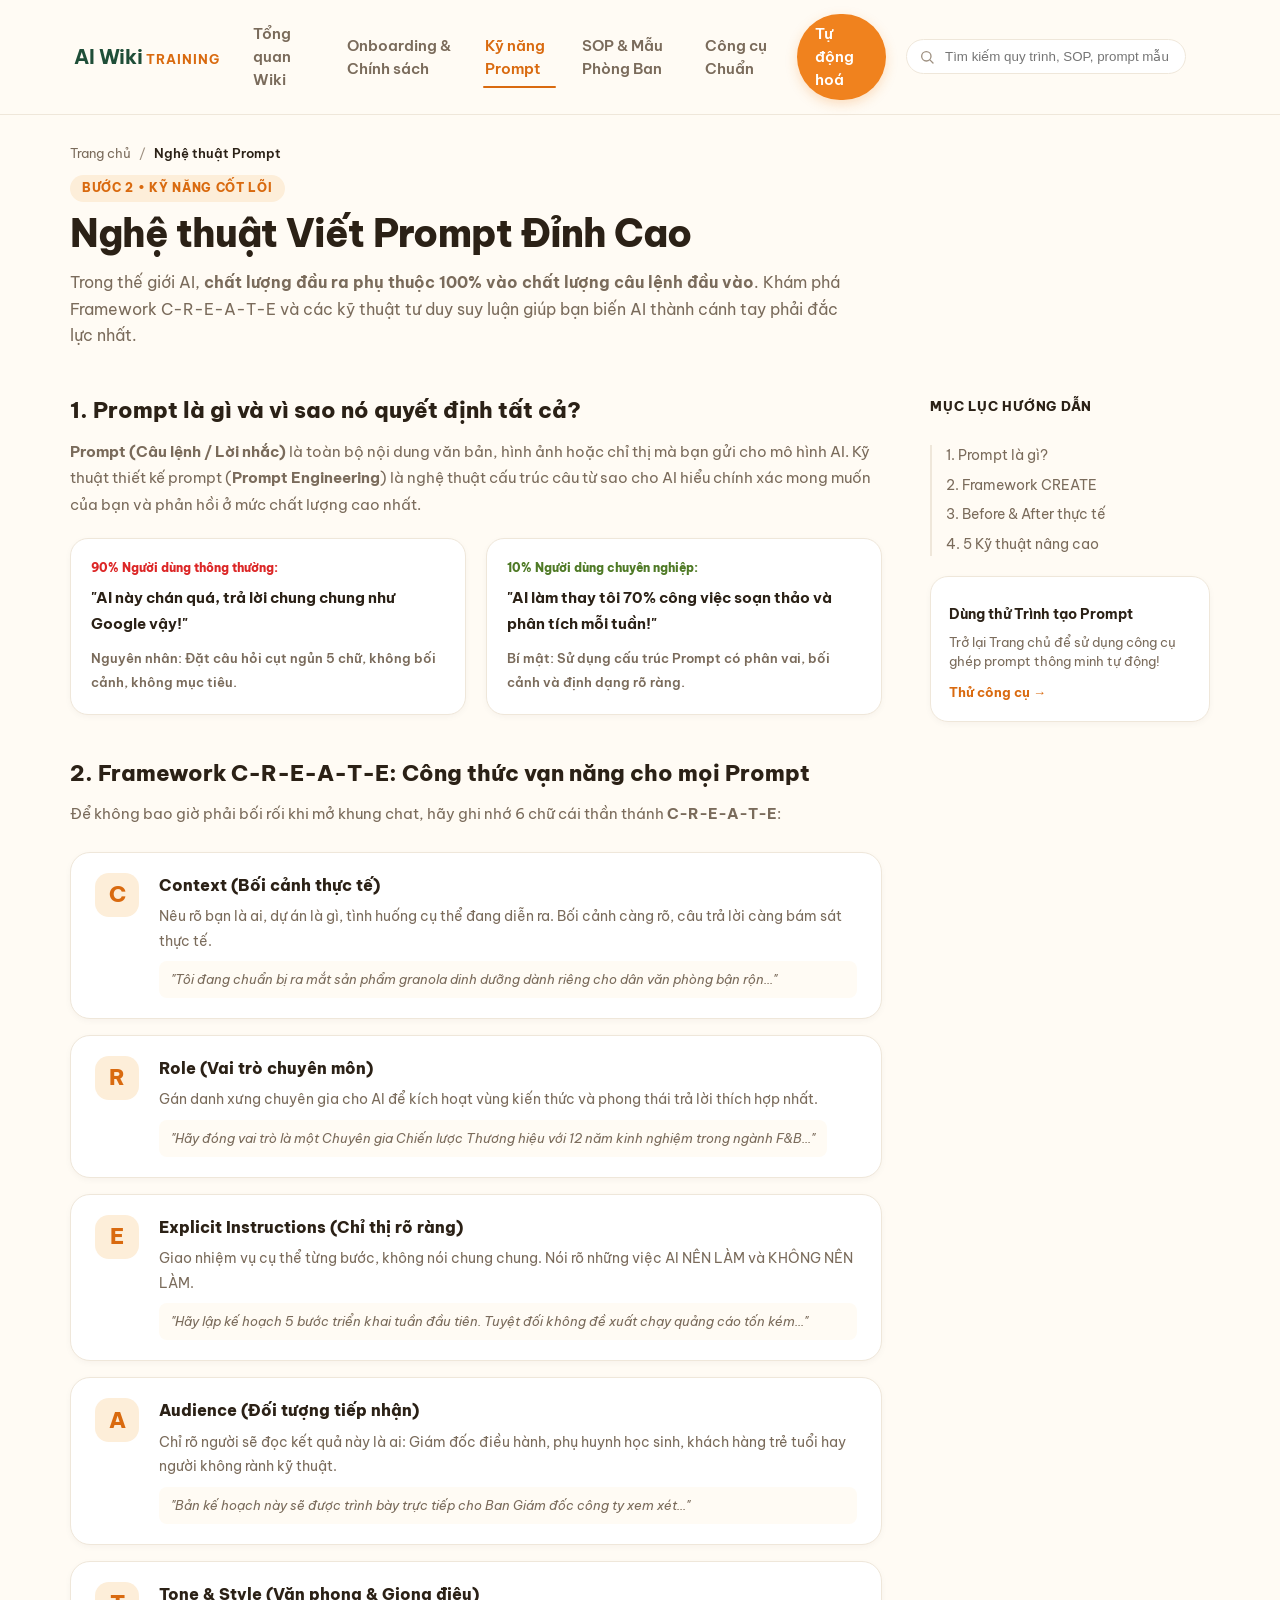
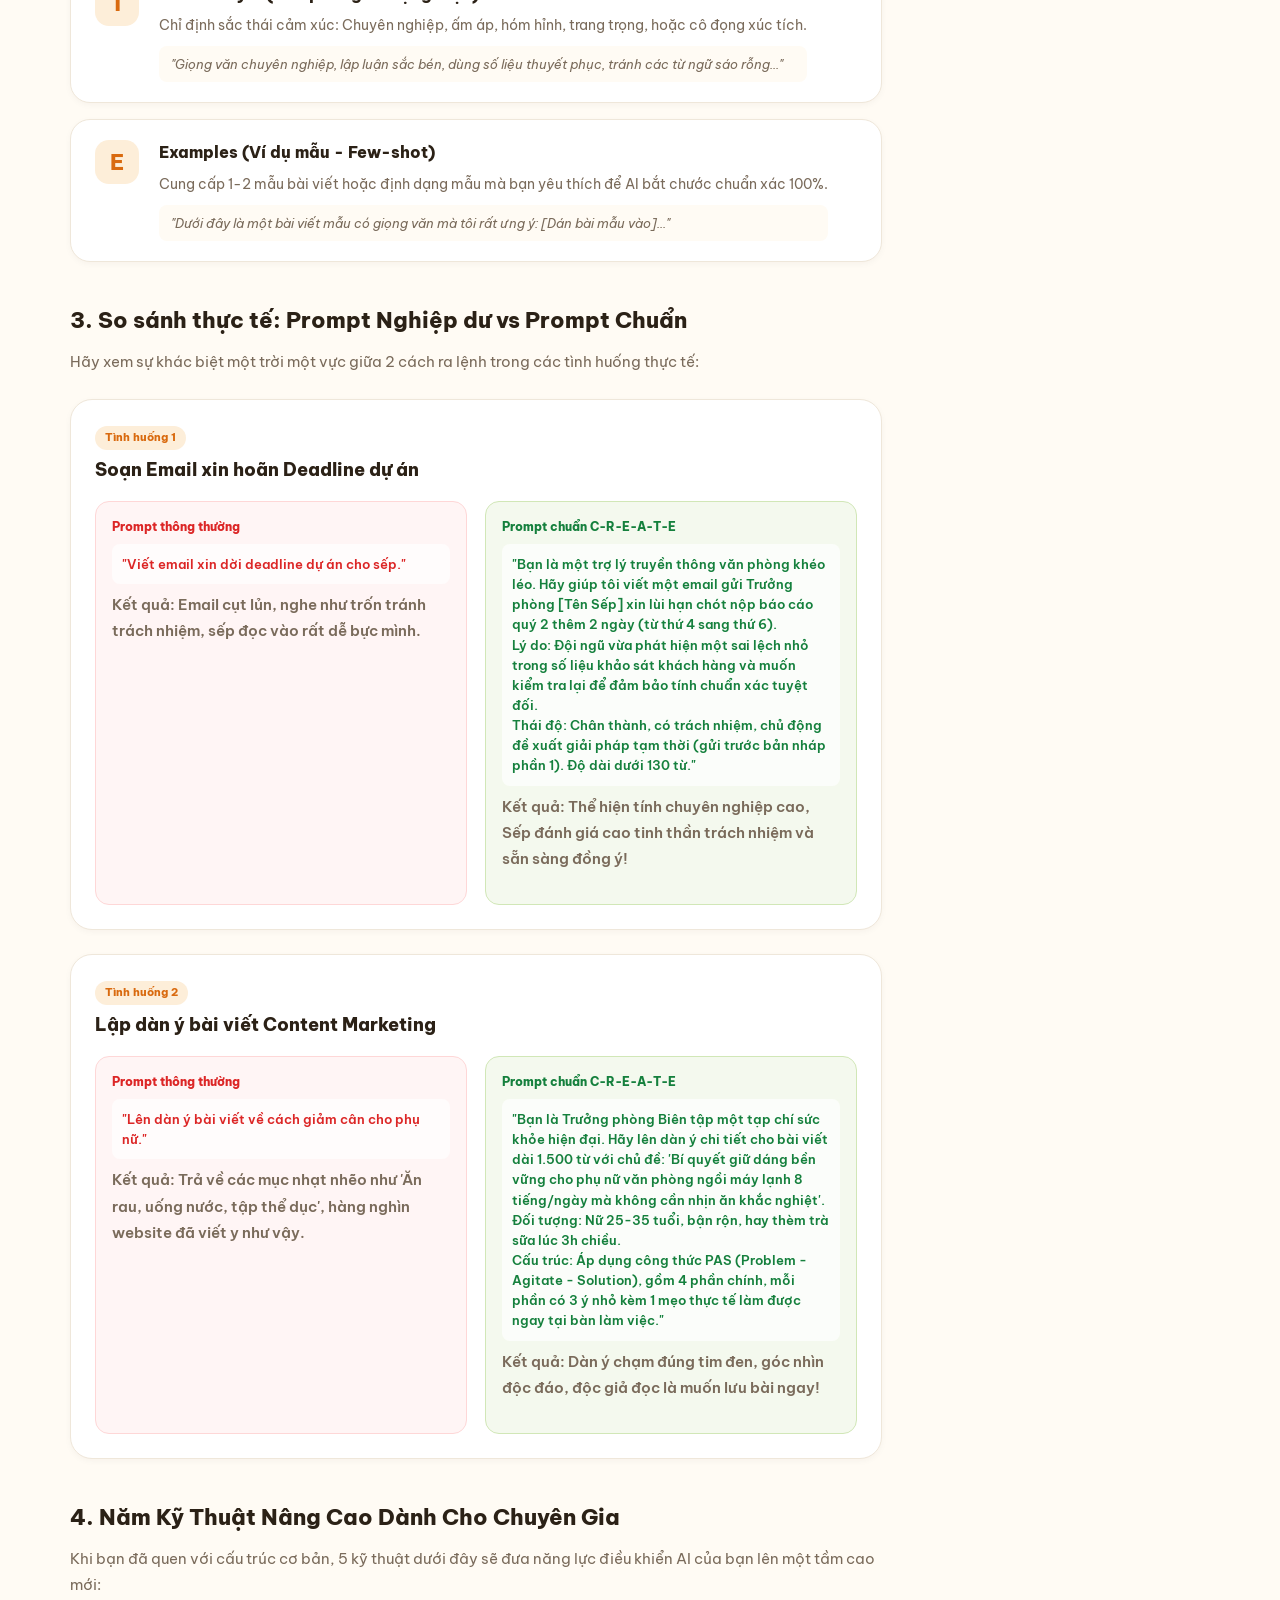
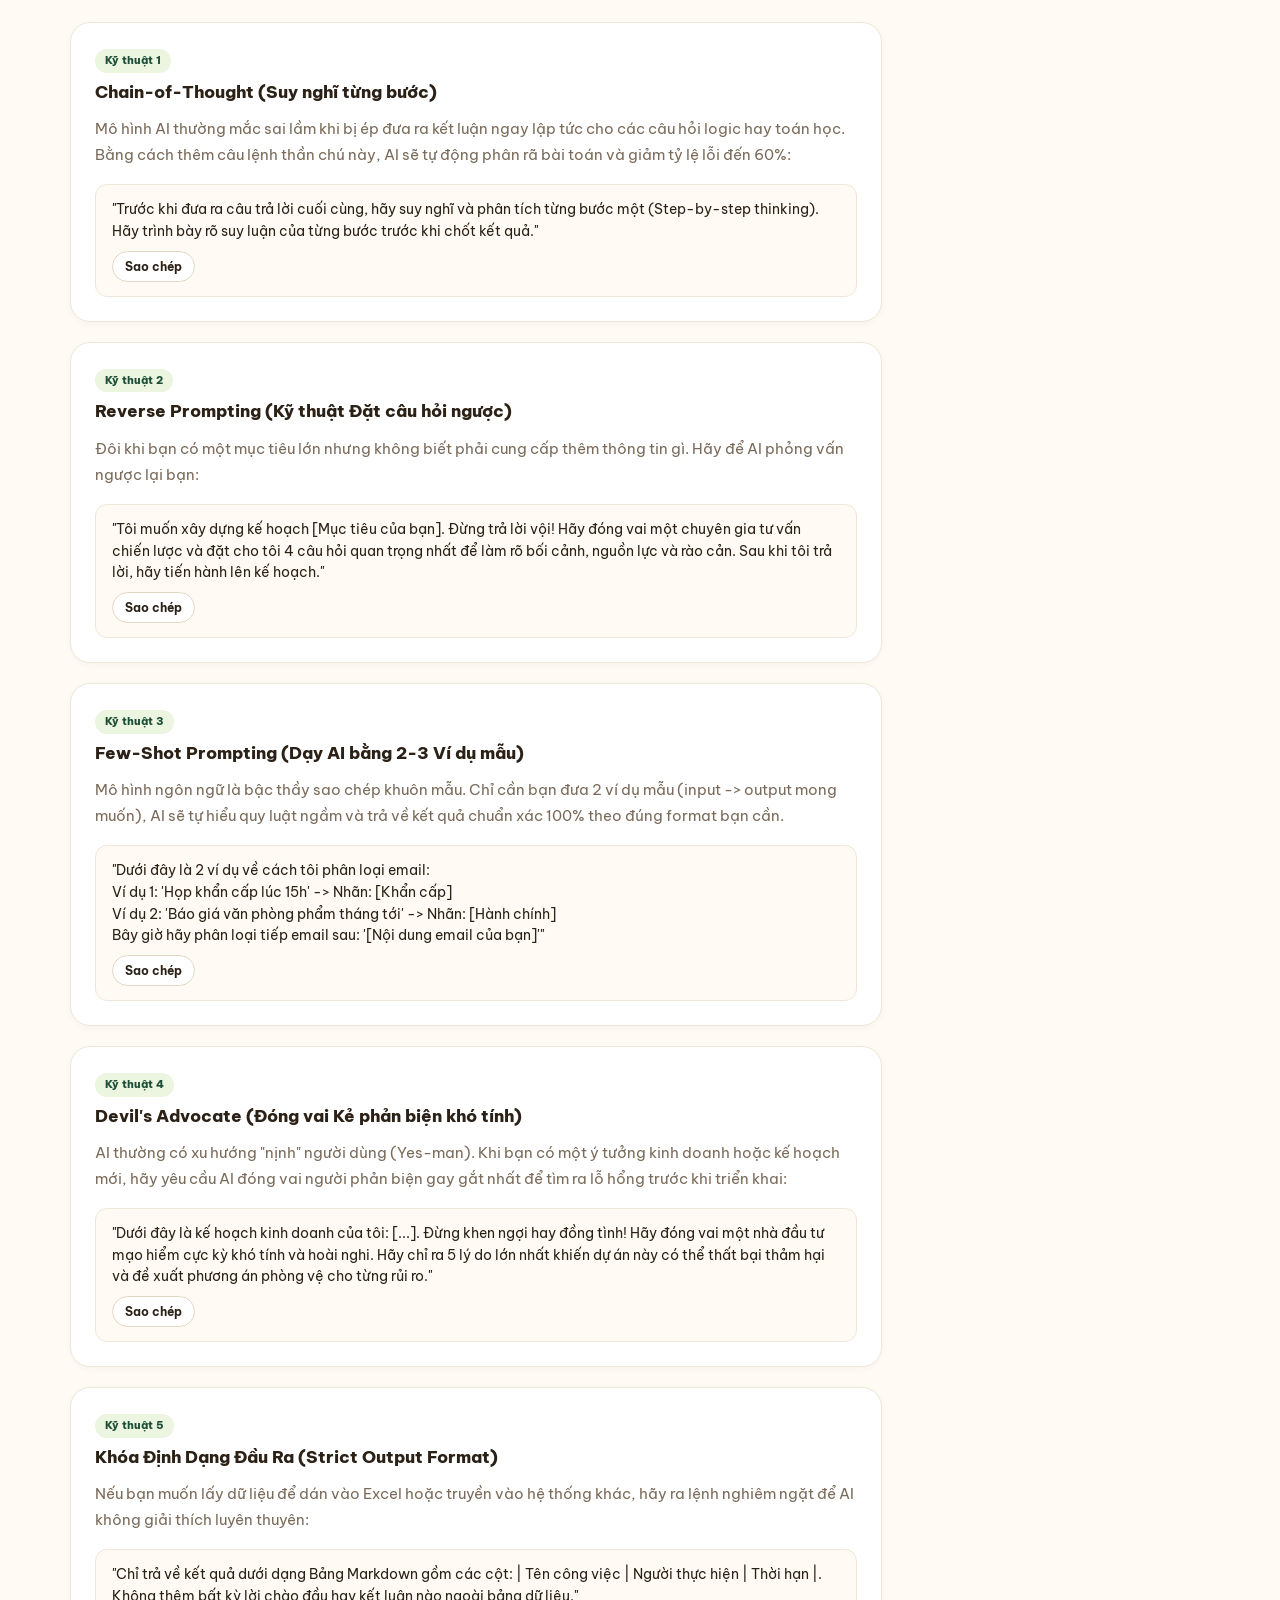
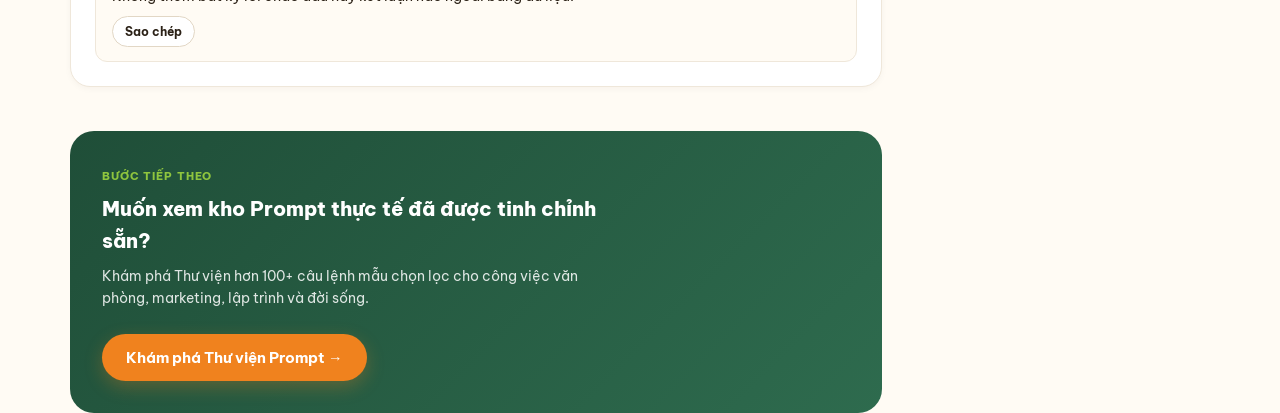
<file: pages/prompting.html>
<!DOCTYPE html>
<html lang="vi">
<head>
  <meta charset="UTF-8">
  <meta name="viewport" content="width=device-width, initial-scale=1.0, maximum-scale=5.0">
  <title>Nghệ thuật Viết Prompt Đỉnh Cao - AI Guide</title>
  <meta name="description" content="Hướng dẫn toàn diện về Prompt Engineering: Framework CREATE độc quyền, kỹ thuật Few-Shot, Chain-of-Thought và bí quyết giao việc cho AI như chuyên gia.">
  <link rel="preconnect" href="https://fonts.googleapis.com">
  <link rel="preconnect" href="https://fonts.gstatic.com" crossorigin>
  <link href="https://fonts.googleapis.com/css2?family=Be+Vietnam+Pro:ital,wght@0,400;0,500;0,600;0,700;0,800;1,400;1,600&display=swap" rel="stylesheet">
  <link rel="stylesheet" href="../shared/styles.css">
</head>
<body>

  <!-- FULL-PAGE SPLASH LOADER -->
  <div id="page-loader">
    <div class="loader-box">
      <div class="loader-logo-wrap">
        <div class="brand-icon" style="width:68px;height:68px;font-size:32px;margin:0 auto;box-shadow:0 8px 24px rgba(240,130,30,0.25);"></div>
      </div>
      <div class="loader-bar-track">
        <div class="loader-bar-fill" id="loader-bar-fill"></div>
      </div>
      <div class="loader-pct" id="loader-pct">0%</div>
      <div class="loader-text">Đang tải AI Guide...</div>
    </div>
  </div>

  <!-- SITE HEADER MOUNT -->
  <div id="site-header"></div>

  <!-- MAIN CONTENT -->
  <main class="wrap">

    <!-- PAGE HERO HEADER -->
    <header class="page-header">
      <div class="breadcrumbs">
        <a href="../index.html">Trang chủ</a>
        <span>/</span>
        <span class="curr">Nghệ thuật Prompt</span>
      </div>
      <span class="badge-tag">Bước 2 • Kỹ năng cốt lõi</span>
      <h1 class="page-title">Nghệ thuật Viết Prompt Đỉnh Cao</h1>
      <p class="page-lead">
        Trong thế giới AI, <b>chất lượng đầu ra phụ thuộc 100% vào chất lượng câu lệnh đầu vào</b>. Khám phá Framework C-R-E-A-T-E và các kỹ thuật tư duy suy luận giúp bạn biến AI thành cánh tay phải đắc lực nhất.
      </p>
    </header>

    <!-- CONTENT GRID -->
    <div class="content-grid">

      <!-- MAIN ARTICLE -->
      <article class="article-body">

        <!-- SECTION 1: PROMPT ENGINEERING LÀ GÌ? -->
        <section id="tong-quan" class="art-sec">
          <h2>1. Prompt là gì và vì sao nó quyết định tất cả?</h2>
          <p>
            <b>Prompt (Câu lệnh / Lời nhắc)</b> là toàn bộ nội dung văn bản, hình ảnh hoặc chỉ thị mà bạn gửi cho mô hình AI. Kỹ thuật thiết kế prompt (<b>Prompt Engineering</b>) là nghệ thuật cấu trúc câu từ sao cho AI hiểu chính xác mong muốn của bạn và phản hồi ở mức chất lượng cao nhất.
          </p>

          <div class="compare-quote-grid">
            <div class="cq-box bad">
              <span class="cq-tag">90% Người dùng thông thường:</span>
              <p>"AI này chán quá, trả lời chung chung như Google vậy!"</p>
              <small> Nguyên nhân: Đặt câu hỏi cụt ngủn 5 chữ, không bối cảnh, không mục tiêu.</small>
            </div>
            <div class="cq-box good">
              <span class="cq-tag">10% Người dùng chuyên nghiệp:</span>
              <p>"AI làm thay tôi 70% công việc soạn thảo và phân tích mỗi tuần!"</p>
              <small> Bí mật: Sử dụng cấu trúc Prompt có phân vai, bối cảnh và định dạng rõ ràng.</small>
            </div>
          </div>
        </section>

        <!-- SECTION 2: FRAMEWORK C-R-E-A-T-E -->
        <section id="create-framework" class="art-sec">
          <h2>2. Framework C-R-E-A-T-E: Công thức vạn năng cho mọi Prompt</h2>
          <p>
            Để không bao giờ phải bối rối khi mở khung chat, hãy ghi nhớ 6 chữ cái thần thánh <b>C-R-E-A-T-E</b>:
          </p>

          <div class="create-card-grid">
            <div class="c-item">
              <div class="c-letter">C</div>
              <div class="c-info">
                <h4>Context (Bối cảnh thực tế)</h4>
                <p>Nêu rõ bạn là ai, dự án là gì, tình huống cụ thể đang diễn ra. Bối cảnh càng rõ, câu trả lời càng bám sát thực tế.</p>
                <div class="c-snippet"><i>"Tôi đang chuẩn bị ra mắt sản phẩm granola dinh dưỡng dành riêng cho dân văn phòng bận rộn..."</i></div>
              </div>
            </div>

            <div class="c-item">
              <div class="c-letter">R</div>
              <div class="c-info">
                <h4>Role (Vai trò chuyên môn)</h4>
                <p>Gán danh xưng chuyên gia cho AI để kích hoạt vùng kiến thức và phong thái trả lời thích hợp nhất.</p>
                <div class="c-snippet"><i>"Hãy đóng vai trò là một Chuyên gia Chiến lược Thương hiệu với 12 năm kinh nghiệm trong ngành F&B..."</i></div>
              </div>
            </div>

            <div class="c-item">
              <div class="c-letter">E</div>
              <div class="c-info">
                <h4>Explicit Instructions (Chỉ thị rõ ràng)</h4>
                <p>Giao nhiệm vụ cụ thể từng bước, không nói chung chung. Nói rõ những việc AI NÊN LÀM và KHÔNG NÊN LÀM.</p>
                <div class="c-snippet"><i>"Hãy lập kế hoạch 5 bước triển khai tuần đầu tiên. Tuyệt đối không đề xuất chạy quảng cáo tốn kém..."</i></div>
              </div>
            </div>

            <div class="c-item">
              <div class="c-letter">A</div>
              <div class="c-info">
                <h4>Audience (Đối tượng tiếp nhận)</h4>
                <p>Chỉ rõ người sẽ đọc kết quả này là ai: Giám đốc điều hành, phụ huynh học sinh, khách hàng trẻ tuổi hay người không rành kỹ thuật.</p>
                <div class="c-snippet"><i>"Bản kế hoạch này sẽ được trình bày trực tiếp cho Ban Giám đốc công ty xem xét..."</i></div>
              </div>
            </div>

            <div class="c-item">
              <div class="c-letter">T</div>
              <div class="c-info">
                <h4>Tone & Style (Văn phong & Giọng điệu)</h4>
                <p>Chỉ định sắc thái cảm xúc: Chuyên nghiệp, ấm áp, hóm hỉnh, trang trọng, hoặc cô đọng xúc tích.</p>
                <div class="c-snippet"><i>"Giọng văn chuyên nghiệp, lập luận sắc bén, dùng số liệu thuyết phục, tránh các từ ngữ sáo rỗng..."</i></div>
              </div>
            </div>

            <div class="c-item">
              <div class="c-letter">E</div>
              <div class="c-info">
                <h4>Examples (Ví dụ mẫu - Few-shot)</h4>
                <p>Cung cấp 1-2 mẫu bài viết hoặc định dạng mẫu mà bạn yêu thích để AI bắt chước chuẩn xác 100%.</p>
                <div class="c-snippet"><i>"Dưới đây là một bài viết mẫu có giọng văn mà tôi rất ưng ý: [Dán bài mẫu vào]..."</i></div>
              </div>
            </div>
          </div>
        </section>

        <!-- SECTION 3: BEFORE & AFTER CASE STUDIES -->
        <section id="so-sanh" class="art-sec">
          <h2>3. So sánh thực tế: Prompt Nghiệp dư vs Prompt Chuẩn</h2>
          <p>Hãy xem sự khác biệt một trời một vực giữa 2 cách ra lệnh trong các tình huống thực tế:</p>

          <!-- CASE 1 -->
          <div class="case-study-box">
            <div class="cs-head">
              <span class="cs-tag">Tình huống 1</span>
              <h3>Soạn Email xin hoãn Deadline dự án</h3>
            </div>
            <div class="cs-compare">
              <div class="cs-col bad">
                <div class="cs-label"> Prompt thông thường</div>
                <div class="cs-code">"Viết email xin dời deadline dự án cho sếp."</div>
                <p class="cs-result">Kết quả: Email cụt lủn, nghe như trốn tránh trách nhiệm, sếp đọc vào rất dễ bực mình.</p>
              </div>
              <div class="cs-col good">
                <div class="cs-label"> Prompt chuẩn C-R-E-A-T-E</div>
                <div class="cs-code">"Bạn là một trợ lý truyền thông văn phòng khéo léo. Hãy giúp tôi viết một email gửi Trưởng phòng [Tên Sếp] xin lùi hạn chót nộp báo cáo quý 2 thêm 2 ngày (từ thứ 4 sang thứ 6).
Lý do: Đội ngũ vừa phát hiện một sai lệch nhỏ trong số liệu khảo sát khách hàng và muốn kiểm tra lại để đảm bảo tính chuẩn xác tuyệt đối.
Thái độ: Chân thành, có trách nhiệm, chủ động đề xuất giải pháp tạm thời (gửi trước bản nháp phần 1). Độ dài dưới 130 từ."</div>
                <p class="cs-result">Kết quả: Thể hiện tính chuyên nghiệp cao, Sếp đánh giá cao tinh thần trách nhiệm và sẵn sàng đồng ý!</p>
              </div>
            </div>
          </div>

          <!-- CASE 2 -->
          <div class="case-study-box">
            <div class="cs-head">
              <span class="cs-tag">Tình huống 2</span>
              <h3>Lập dàn ý bài viết Content Marketing</h3>
            </div>
            <div class="cs-compare">
              <div class="cs-col bad">
                <div class="cs-label"> Prompt thông thường</div>
                <div class="cs-code">"Lên dàn ý bài viết về cách giảm cân cho phụ nữ."</div>
                <p class="cs-result">Kết quả: Trả về các mục nhạt nhẽo như 'Ăn rau, uống nước, tập thể dục', hàng nghìn website đã viết y như vậy.</p>
              </div>
              <div class="cs-col good">
                <div class="cs-label"> Prompt chuẩn C-R-E-A-T-E</div>
                <div class="cs-code">"Bạn là Trưởng phòng Biên tập một tạp chí sức khỏe hiện đại. Hãy lên dàn ý chi tiết cho bài viết dài 1.500 từ với chủ đề: 'Bí quyết giữ dáng bền vững cho phụ nữ văn phòng ngồi máy lạnh 8 tiếng/ngày mà không cần nhịn ăn khắc nghiệt'.
Đối tượng: Nữ 25-35 tuổi, bận rộn, hay thèm trà sữa lúc 3h chiều.
Cấu trúc: Áp dụng công thức PAS (Problem - Agitate - Solution), gồm 4 phần chính, mỗi phần có 3 ý nhỏ kèm 1 mẹo thực tế làm được ngay tại bàn làm việc."</div>
                <p class="cs-result">Kết quả: Dàn ý chạm đúng tim đen, góc nhìn độc đáo, độc giả đọc là muốn lưu bài ngay!</p>
              </div>
            </div>
          </div>
        </section>

        <!-- SECTION 4: NÂNG CAO - CÁC KỸ THUẬT SIÊU ĐẲNG -->
        <section id="techniques" class="art-sec">
          <h2>4. Năm Kỹ Thuật Nâng Cao Dành Cho Chuyên Gia</h2>
          <p>Khi bạn đã quen với cấu trúc cơ bản, 5 kỹ thuật dưới đây sẽ đưa năng lực điều khiển AI của bạn lên một tầm cao mới:</p>

          <div class="technique-list">

            <!-- TECH 1 -->
            <div class="tech-card">
              <div class="tc-top">
                <span class="tc-badge">Kỹ thuật 1</span>
                <h3>Chain-of-Thought (Suy nghĩ từng bước)</h3>
              </div>
              <p>Mô hình AI thường mắc sai lầm khi bị ép đưa ra kết luận ngay lập tức cho các câu hỏi logic hay toán học. Bằng cách thêm câu lệnh thần chú này, AI sẽ tự động phân rã bài toán và giảm tỷ lệ lỗi đến 60%:</p>
              <div class="prompt-snippet-box">
                <code>"Trước khi đưa ra câu trả lời cuối cùng, hãy suy nghĩ và phân tích từng bước một (Step-by-step thinking). Hãy trình bày rõ suy luận của từng bước trước khi chốt kết quả."</code>
                <button class="btn-sm-copy" onclick="copySnippet(this)">Sao chép</button>
              </div>
            </div>

            <!-- TECH 2 -->
            <div class="tech-card">
              <div class="tc-top">
                <span class="tc-badge">Kỹ thuật 2</span>
                <h3>Reverse Prompting (Kỹ thuật Đặt câu hỏi ngược)</h3>
              </div>
              <p>Đôi khi bạn có một mục tiêu lớn nhưng không biết phải cung cấp thêm thông tin gì. Hãy để AI phỏng vấn ngược lại bạn:</p>
              <div class="prompt-snippet-box">
                <code>"Tôi muốn xây dựng kế hoạch [Mục tiêu của bạn]. Đừng trả lời vội! Hãy đóng vai một chuyên gia tư vấn chiến lược và đặt cho tôi 4 câu hỏi quan trọng nhất để làm rõ bối cảnh, nguồn lực và rào cản. Sau khi tôi trả lời, hãy tiến hành lên kế hoạch."</code>
                <button class="btn-sm-copy" onclick="copySnippet(this)">Sao chép</button>
              </div>
            </div>

            <!-- TECH 3 -->
            <div class="tech-card">
              <div class="tc-top">
                <span class="tc-badge">Kỹ thuật 3</span>
                <h3>Few-Shot Prompting (Dạy AI bằng 2-3 Ví dụ mẫu)</h3>
              </div>
              <p>Mô hình ngôn ngữ là bậc thầy sao chép khuôn mẫu. Chỉ cần bạn đưa 2 ví dụ mẫu (input -> output mong muốn), AI sẽ tự hiểu quy luật ngầm và trả về kết quả chuẩn xác 100% theo đúng format bạn cần.</p>
              <div class="prompt-snippet-box">
                <code>"Dưới đây là 2 ví dụ về cách tôi phân loại email:
Ví dụ 1: 'Họp khẩn cấp lúc 15h' -> Nhãn: [Khẩn cấp]
Ví dụ 2: 'Báo giá văn phòng phẩm tháng tới' -> Nhãn: [Hành chính]
Bây giờ hãy phân loại tiếp email sau: '[Nội dung email của bạn]'"</code>
                <button class="btn-sm-copy" onclick="copySnippet(this)">Sao chép</button>
              </div>
            </div>

            <!-- TECH 4 -->
            <div class="tech-card">
              <div class="tc-top">
                <span class="tc-badge">Kỹ thuật 4</span>
                <h3>Devil's Advocate (Đóng vai Kẻ phản biện khó tính)</h3>
              </div>
              <p>AI thường có xu hướng "nịnh" người dùng (Yes-man). Khi bạn có một ý tưởng kinh doanh hoặc kế hoạch mới, hãy yêu cầu AI đóng vai người phản biện gay gắt nhất để tìm ra lỗ hổng trước khi triển khai:</p>
              <div class="prompt-snippet-box">
                <code>"Dưới đây là kế hoạch kinh doanh của tôi: [...]. Đừng khen ngợi hay đồng tình! Hãy đóng vai một nhà đầu tư mạo hiểm cực kỳ khó tính và hoài nghi. Hãy chỉ ra 5 lý do lớn nhất khiến dự án này có thể thất bại thảm hại và đề xuất phương án phòng vệ cho từng rủi ro."</code>
                <button class="btn-sm-copy" onclick="copySnippet(this)">Sao chép</button>
              </div>
            </div>

            <!-- TECH 5 -->
            <div class="tech-card">
              <div class="tc-top">
                <span class="tc-badge">Kỹ thuật 5</span>
                <h3>Khóa Định Dạng Đầu Ra (Strict Output Format)</h3>
              </div>
              <p>Nếu bạn muốn lấy dữ liệu để dán vào Excel hoặc truyền vào hệ thống khác, hãy ra lệnh nghiêm ngặt để AI không giải thích luyên thuyên:</p>
              <div class="prompt-snippet-box">
                <code>"Chỉ trả về kết quả dưới dạng Bảng Markdown gồm các cột: | Tên công việc | Người thực hiện | Thời hạn |. Không thêm bất kỳ lời chào đầu hay kết luận nào ngoài bảng dữ liệu."</code>
                <button class="btn-sm-copy" onclick="copySnippet(this)">Sao chép</button>
              </div>
            </div>

          </div>
        </section>

        <!-- NEXT STEP CARD -->
        <div class="next-step-box">
          <div class="ns-content">
            <span class="ns-step">Bước tiếp theo</span>
            <h3>Muốn xem kho Prompt thực tế đã được tinh chỉnh sẵn?</h3>
            <p>Khám phá Thư viện hơn 100+ câu lệnh mẫu chọn lọc cho công việc văn phòng, marketing, lập trình và đời sống.</p>
          </div>
          <a href="prompt-library.html" class="btn btn-primary">
            Khám phá Thư viện Prompt →
          </a>
        </div>

      </article>

      <!-- SIDEBAR TOC -->
      <aside class="sidebar-toc">
        <div class="toc-sticky">
          <h4 class="toc-title">Mục lục hướng dẫn</h4>
          <nav class="toc-links">
            <a href="#tong-quan" class="toc-link">1. Prompt là gì?</a>
            <a href="#create-framework" class="toc-link">2. Framework CREATE</a>
            <a href="#so-sanh" class="toc-link">3. Before & After thực tế</a>
            <a href="#techniques" class="toc-link">4. 5 Kỹ thuật nâng cao</a>
          </nav>

          <div class="sidebar-help-card">
            <div class="sh-icon"></div>
            <b>Dùng thử Trình tạo Prompt</b>
            <p>Trở lại Trang chủ để sử dụng công cụ ghép prompt thông minh tự động!</p>
            <a href="../index.html#prompt-builder" class="sh-btn">Thử công cụ →</a>
          </div>
        </div>
      </aside>

    </div>

  </main>

  <!-- SITE FOOTER MOUNT -->
  <div id="site-footer"></div>

  <!-- MOBILE BOTTOM NAV MOUNT -->
  <div id="site-bottom-nav"></div>

  <!-- SCRIPTS -->
  <script src="../shared/ai-data.js"></script>
  <script src="../shared/site-shell.js"></script>
  <script>
    function copySnippet(btn) {
      const code = btn.previousElementSibling?.textContent;
      if (code) {
        copyText(code.trim(), 'Đã sao chép kỹ thuật Prompt vào bộ nhớ tạm!');
      }
    }
  </script>
</body>
</html>
</file>
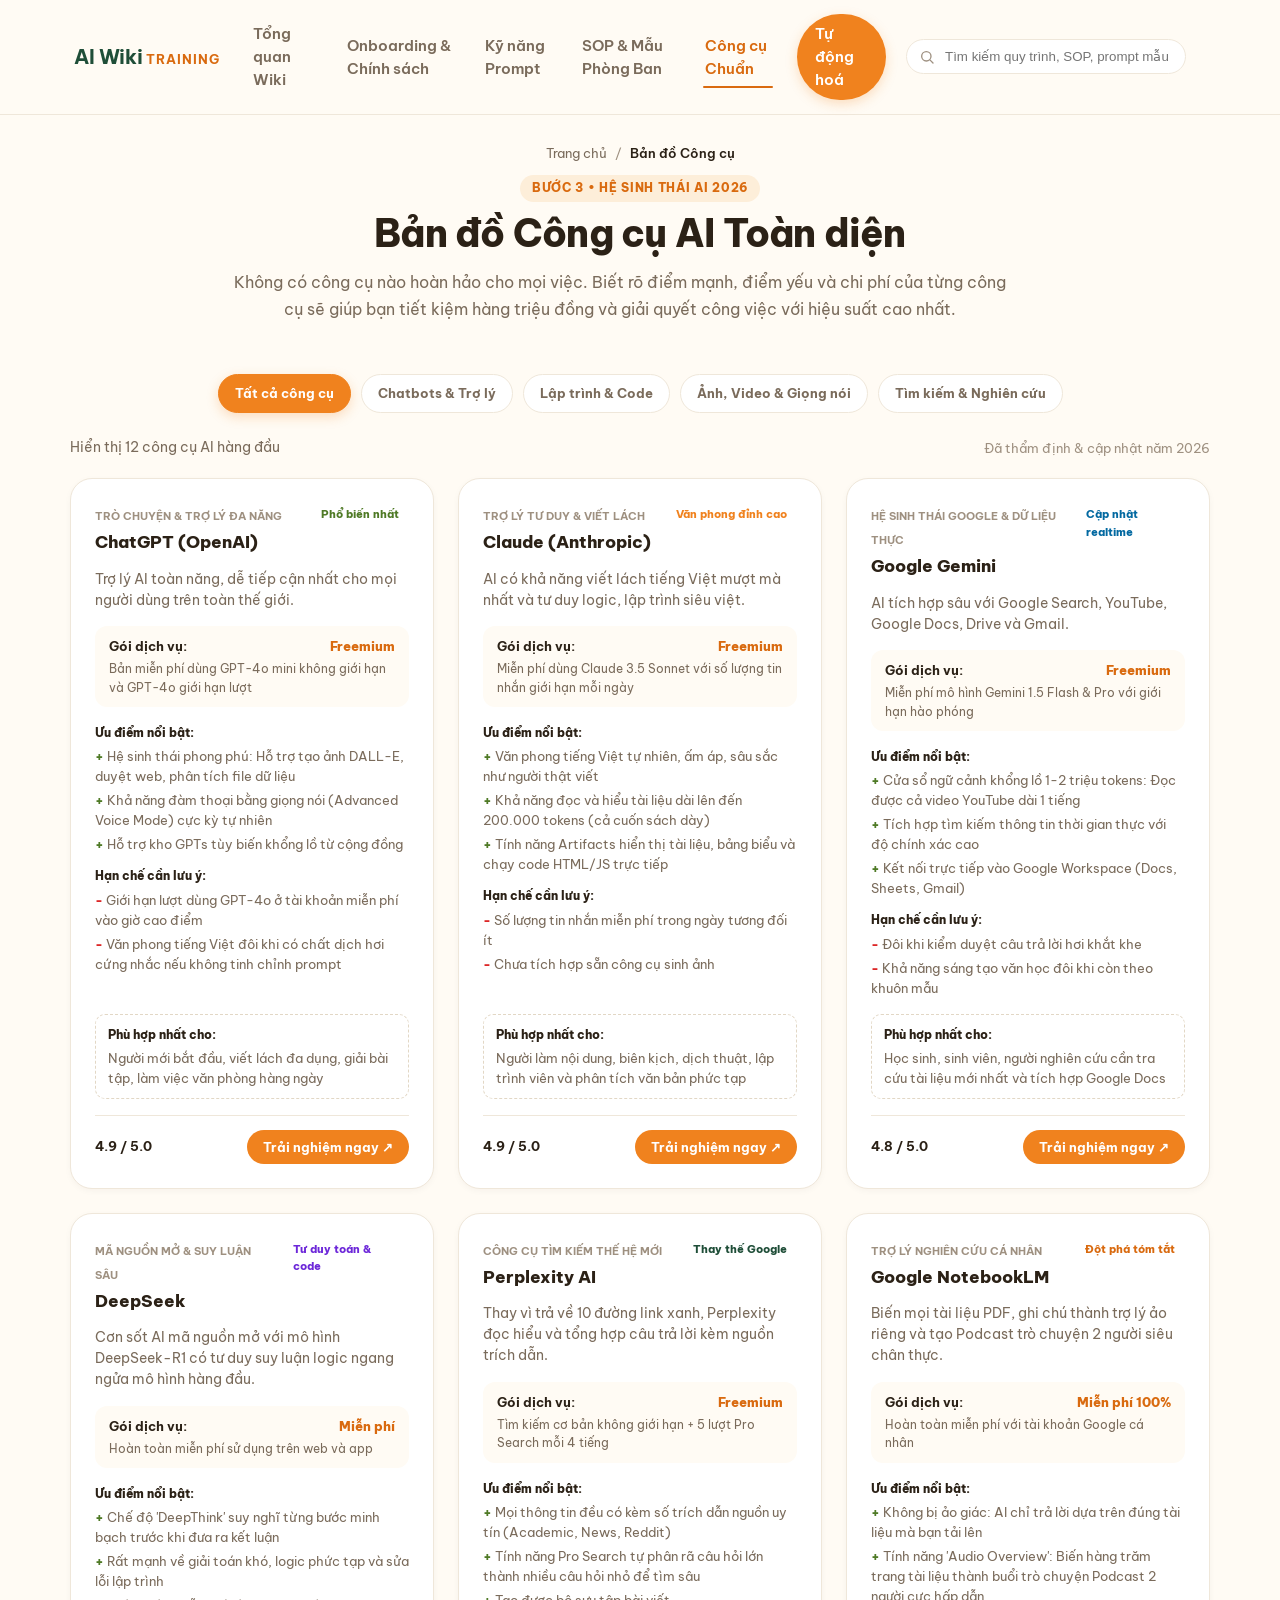
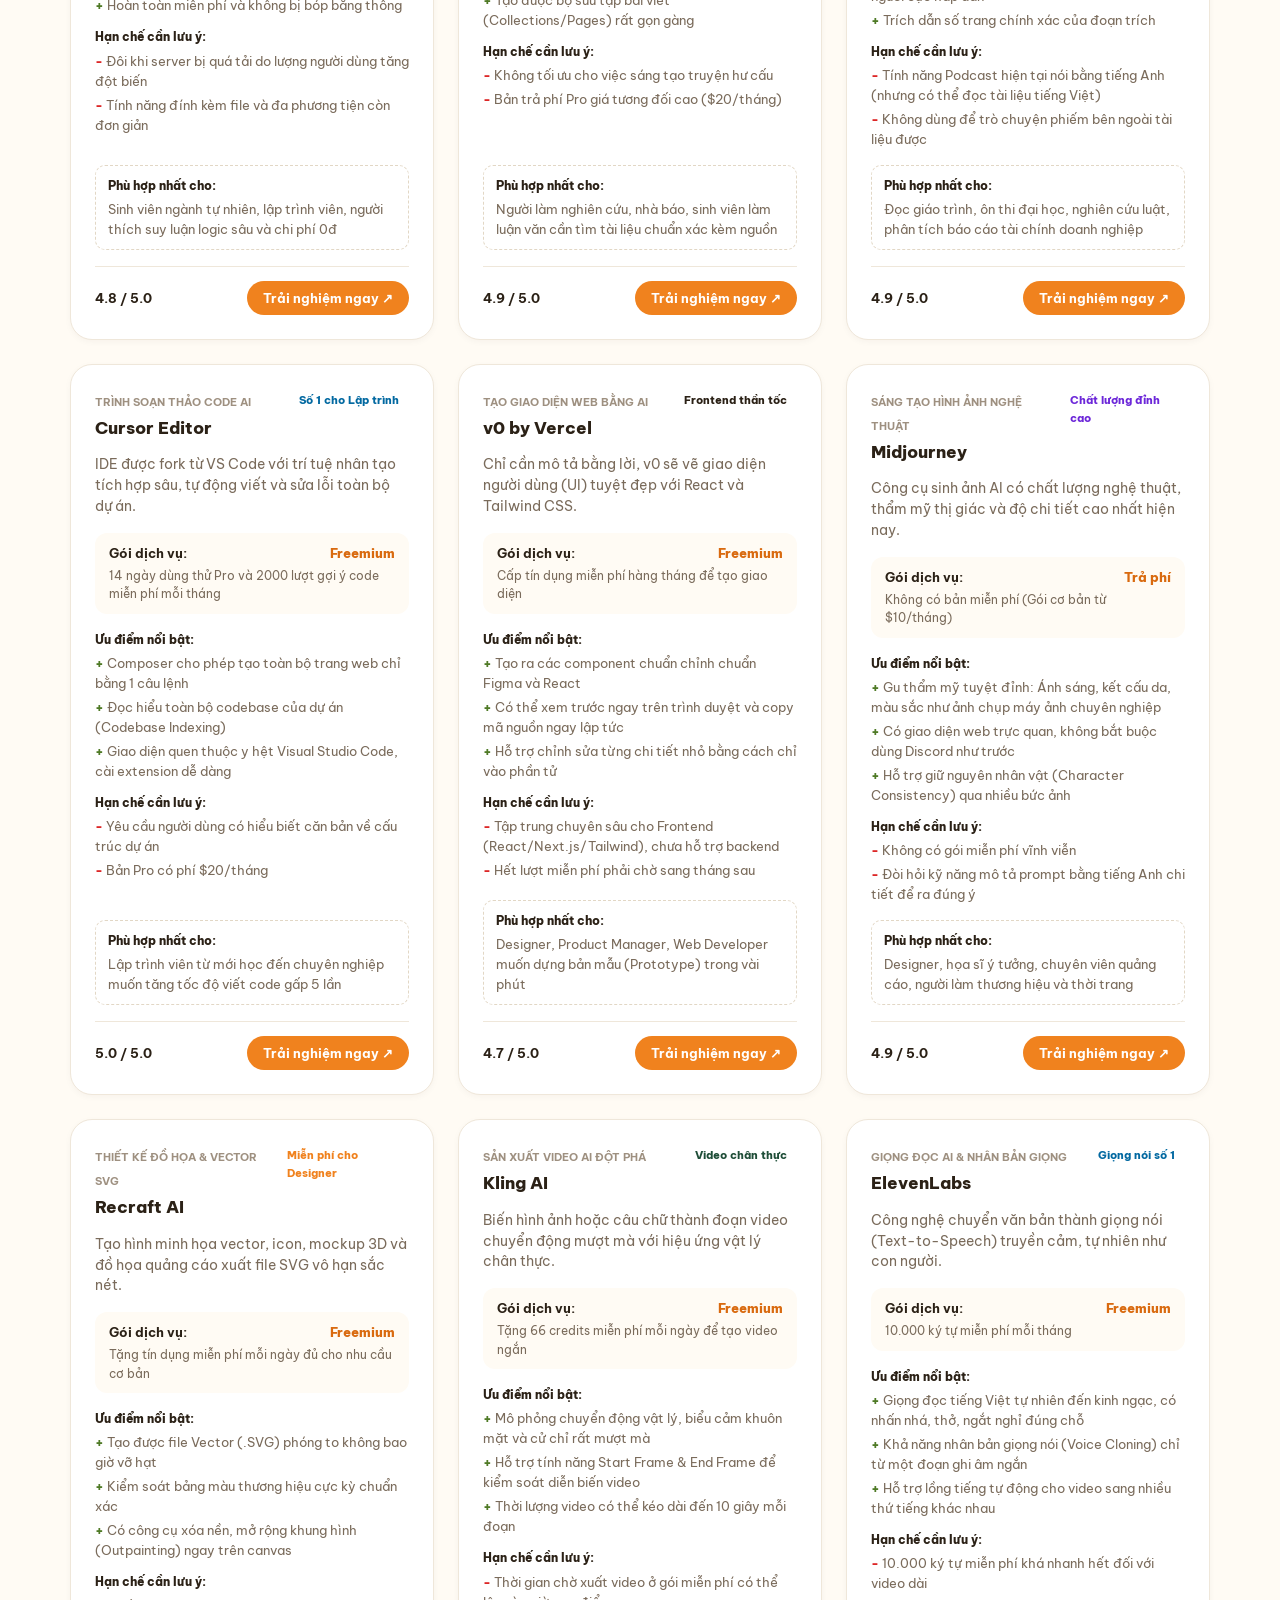
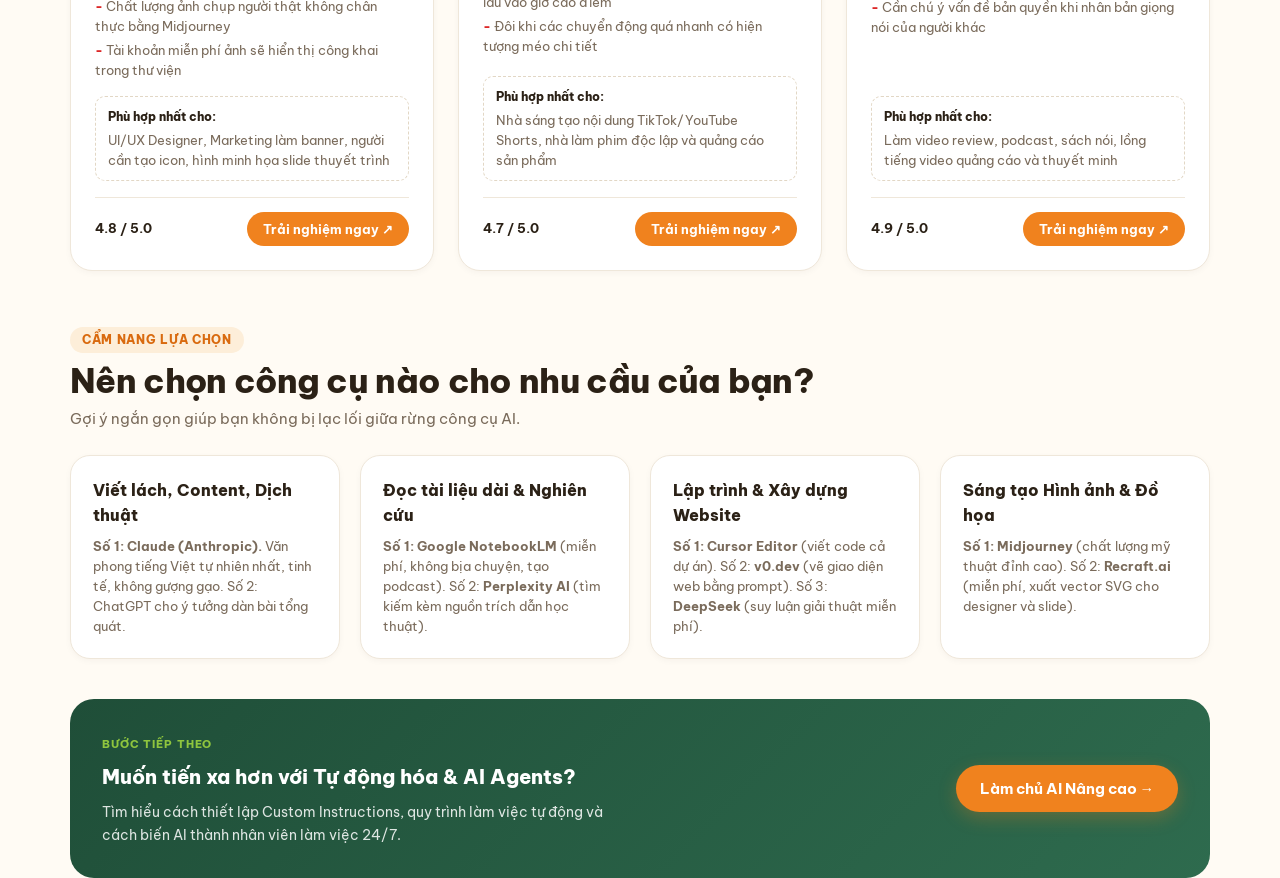
<file: pages/tools.html>
<!DOCTYPE html>
<html lang="vi">
<head>
  <meta charset="UTF-8">
  <meta name="viewport" content="width=device-width, initial-scale=1.0, maximum-scale=5.0">
  <title>Bản đồ Công cụ AI 2026 - AI Guide</title>
  <meta name="description" content="Khám phá và so sánh các công cụ Trí tuệ Nhân tạo hàng đầu 2026: ChatGPT, Claude, Gemini, DeepSeek, Cursor, Midjourney, NotebookLM... kèm ưu nhược điểm và giá cả.">
  <link rel="preconnect" href="https://fonts.googleapis.com">
  <link rel="preconnect" href="https://fonts.gstatic.com" crossorigin>
  <link href="https://fonts.googleapis.com/css2?family=Be+Vietnam+Pro:ital,wght@0,400;0,500;0,600;0,700;0,800;1,400;1,600&display=swap" rel="stylesheet">
  <link rel="stylesheet" href="../shared/styles.css">
</head>
<body>

  <!-- FULL-PAGE SPLASH LOADER -->
  <div id="page-loader">
    <div class="loader-box">
      <div class="loader-logo-wrap">
        <div class="brand-icon" style="width:68px;height:68px;font-size:32px;margin:0 auto;box-shadow:0 8px 24px rgba(240,130,30,0.25);"></div>
      </div>
      <div class="loader-bar-track">
        <div class="loader-bar-fill" id="loader-bar-fill"></div>
      </div>
      <div class="loader-pct" id="loader-pct">0%</div>
      <div class="loader-text">Đang tải Bản đồ Công cụ...</div>
    </div>
  </div>

  <!-- SITE HEADER MOUNT -->
  <div id="site-header"></div>

  <!-- MAIN CONTENT -->
  <main class="wrap">

    <!-- PAGE HERO HEADER -->
    <header class="page-header" style="text-align:center;max-width:820px;margin:0 auto 32px;">
      <div class="breadcrumbs" style="justify-content:center;">
        <a href="../index.html">Trang chủ</a>
        <span>/</span>
        <span class="curr">Bản đồ Công cụ</span>
      </div>
      <span class="badge-tag">Bước 3 • Hệ sinh thái AI 2026</span>
      <h1 class="page-title">Bản đồ Công cụ AI Toàn diện</h1>
      <p class="page-lead">
        Không có công cụ nào hoàn hảo cho mọi việc. Biết rõ điểm mạnh, điểm yếu và chi phí của từng công cụ sẽ giúp bạn tiết kiệm hàng triệu đồng và giải quyết công việc với hiệu suất cao nhất.
      </p>
    </header>

    <!-- TOOLBAR & FILTERS -->
    <div class="lib-toolbar">
      <div class="category-chips-wrap" style="justify-content:center;">
        <button class="chip-item active" data-filter="all"> Tất cả công cụ</button>
        <button class="chip-item" data-filter="chatbot"> Chatbots & Trợ lý</button>
        <button class="chip-item" data-filter="coding"> Lập trình & Code</button>
        <button class="chip-item" data-filter="media"> Ảnh, Video & Giọng nói</button>
        <button class="chip-item" data-filter="research"> Tìm kiếm & Nghiên cứu</button>
      </div>
    </div>

    <!-- STATUS TEXT -->
    <div class="lib-status-row">
      <span id="tool-count-text">Đang tải danh sách công cụ...</span>
      <span class="view-hint"> Đã thẩm định & cập nhật năm 2026</span>
    </div>

    <!-- TOOL CARDS GRID -->
    <div class="tool-cards-grid" id="tools-grid-root">
      <div class="p-card-skeleton"></div>
      <div class="p-card-skeleton"></div>
      <div class="p-card-skeleton"></div>
    </div>

    <!-- SECTION: DECISION MATRIX ADVICE -->
    <section class="section" style="margin-top:56px;">
      <div class="sec-head">
        <div>
          <span class="badge-tag">Cẩm nang lựa chọn</span>
          <h2 class="sec-title">Nên chọn công cụ nào cho nhu cầu của bạn?</h2>
          <p class="sec-subtitle">Gợi ý ngắn gọn giúp bạn không bị lạc lối giữa rừng công cụ AI.</p>
        </div>
      </div>

      <div class="decision-grid">
        <div class="decision-card">
          <h4>Viết lách, Content, Dịch thuật</h4>
          <p><b>Số 1: Claude (Anthropic).</b> Văn phong tiếng Việt tự nhiên nhất, tinh tế, không gượng gạo. Số 2: ChatGPT cho ý tưởng dàn bài tổng quát.</p>
        </div>

        <div class="decision-card">
          <h4>Đọc tài liệu dài & Nghiên cứu</h4>
          <p><b>Số 1: Google NotebookLM</b> (miễn phí, không bịa chuyện, tạo podcast). Số 2: <b>Perplexity AI</b> (tìm kiếm kèm nguồn trích dẫn học thuật).</p>
        </div>

        <div class="decision-card">
          <h4>Lập trình & Xây dựng Website</h4>
          <p><b>Số 1: Cursor Editor</b> (viết code cả dự án). Số 2: <b>v0.dev</b> (vẽ giao diện web bằng prompt). Số 3: <b>DeepSeek</b> (suy luận giải thuật miễn phí).</p>
        </div>

        <div class="decision-card">
          <h4>Sáng tạo Hình ảnh & Đồ họa</h4>
          <p><b>Số 1: Midjourney</b> (chất lượng mỹ thuật đỉnh cao). Số 2: <b>Recraft.ai</b> (miễn phí, xuất vector SVG cho designer và slide).</p>
        </div>
      </div>
    </section>

    <!-- NEXT STEP -->
    <div class="next-step-box" style="margin-top:40px;">
      <div class="ns-content">
        <span class="ns-step">Bước tiếp theo</span>
        <h3>Muốn tiến xa hơn với Tự động hóa & AI Agents?</h3>
        <p>Tìm hiểu cách thiết lập Custom Instructions, quy trình làm việc tự động và cách biến AI thành nhân viên làm việc 24/7.</p>
      </div>
      <a href="advanced.html" class="btn btn-primary">
        Làm chủ AI Nâng cao →
      </a>
    </div>

  </main>

  <!-- SITE FOOTER MOUNT -->
  <div id="site-footer"></div>

  <!-- MOBILE BOTTOM NAV MOUNT -->
  <div id="site-bottom-nav"></div>

  <!-- SCRIPTS -->
  <script src="../shared/ai-data.js"></script>
  <script src="../shared/site-shell.js"></script>
  <script>
    (function initTools() {
      let tools = [];
      let activeFilter = 'all';
      const gridRoot = document.getElementById('tools-grid-root');
      const countEl = document.getElementById('tool-count-text');
      const chips = document.querySelectorAll('.chip-item');

      function render() {
        const filtered = tools.filter(t => activeFilter === 'all' || t.category === activeFilter);
        countEl.textContent = `Hiển thị ${filtered.length} công cụ AI hàng đầu`;

        gridRoot.innerHTML = filtered.map(t => `
          <div class="tool-card">
            <div class="tc-header">
              <div>
                <span class="tc-cat">${t.categoryLabel}</span>
                <h3 class="tc-name">${t.name}</h3>
              </div>
              <span class="tc-badge" style="background:${t.badgeColor}15;color:${t.badgeColor};border:1px solid ${t.badgeColor}30;">${t.badge}</span>
            </div>

            <p class="tc-tagline">${t.tagline}</p>

            <div class="tc-pricing-box">
              <div class="tcp-row">
                <b>Gói dịch vụ:</b>
                <span class="tcp-val">${t.pricing}</span>
              </div>
              <p class="tcp-info">${t.freeTier}</p>
            </div>

            <div class="tc-detail-sec">
              <div class="tc-pros">
                <b>Ưu điểm nổi bật:</b>
                <ul>
                  ${t.strengths.map(s => `<li>${s}</li>`).join('')}
                </ul>
              </div>

              <div class="tc-cons">
                <b>Hạn chế cần lưu ý:</b>
                <ul>
                  ${t.weaknesses.map(w => `<li>${w}</li>`).join('')}
                </ul>
              </div>
            </div>

            <div class="tc-bestfor">
              <b>Phù hợp nhất cho:</b>
              <p>${t.bestFor}</p>
            </div>

            <div class="tc-footer">
              <span class="tc-rating"> ${t.rating}</span>
              <a href="${t.url}" target="_blank" rel="noopener" class="btn-sm-tool">
                Trải nghiệm ngay ↗
              </a>
            </div>
          </div>
        `).join('');
      }

      chips.forEach(chip => {
        chip.addEventListener('click', () => {
          chips.forEach(c => c.classList.remove('active'));
          chip.classList.add('active');
          activeFilter = chip.dataset.filter;
          render();
        });
      });

      if (window.AI_DATABASE && window.AI_DATABASE.tools) {
        tools = window.AI_DATABASE.tools;
        render();
      } else {
        fetch('../data/tools.json')
          .then(res => res.json())
          .then(data => {
            tools = data;
            render();
          })
          .catch(err => {
            console.error(err);
            gridRoot.innerHTML = '<p style="padding:40px;text-align:center;color:var(--ink-soft);">Không thể tải danh sách công cụ. Vui lòng thử lại.</p>';
          });
      }
    })();
  </script>
</body>
</html>
</file>
<file: shared/styles.css>
/* ===================================================================
   AI GUIDE - DESIGN SYSTEM & GLOBAL STYLES
   Inspired by premiernuts.vn: Warm cream theme, forest green & orange accents,
   clean typography, card layouts, mobile floating bottom nav & splash loader.
   =================================================================== */

:root {
  --cream: #FFFBF4;
  --paper: #FFFFFF;
  --line: #EFE7DA;
  --line-strong: #E2D7C5;
  --ink: #2B2116;
  --ink-soft: #7A6B5B;
  --ink-light: #9E9080;
  
  --green-dark: #1F4E38;
  --green: #4F7A26;
  --green-mist: #EBF5DF;
  --green-light: #F4F9EE;
  
  --orange: #F0821E;
  --orange-dark: #D96A0F;
  --orange-light: #FFF3E0;
  --orange-mist: #FDEED9;

  --purple-mist: #F4EDFD;
  --purple-dark: #6D28D9;
  --blue-mist: #E8F4FD;
  --blue-dark: #0369A1;
  --gold-mist: #FEF9E7;
  
  --shadow-sm: 0 2px 8px -2px rgba(43, 33, 22, 0.06);
  --shadow: 0 10px 30px -10px rgba(43, 33, 22, 0.08), 0 2px 6px -2px rgba(43, 33, 22, 0.04);
  --shadow-hover: 0 16px 36px -12px rgba(43, 33, 22, 0.14), 0 4px 10px -3px rgba(43, 33, 22, 0.06);
  --radius-sm: 10px;
  --radius-md: 16px;
  --radius-lg: 24px;
  --radius-full: 999px;
}

/* ---------- RESET & BASE ---------- */
*, *::before, *::after {
  box-sizing: border-box;
  margin: 0;
  padding: 0;
}

html {
  scroll-behavior: smooth;
  -webkit-text-size-adjust: 100%;
}

body {
  font-family: 'Be Vietnam Pro', -apple-system, BlinkMacSystemFont, 'Segoe UI', Roboto, sans-serif;
  background: var(--cream);
  color: var(--ink);
  line-height: 1.6;
  font-size: 15px;
  -webkit-font-smoothing: antialiased;
  -moz-osx-font-smoothing: grayscale;
  padding-bottom: 78px;
}

a {
  color: inherit;
  text-decoration: none;
}

button {
  font: inherit;
  border: none;
  background: none;
  cursor: pointer;
}

img, svg {
  display: block;
}

/* ================= FULL-PAGE SPLASH LOADER ================= */
#page-loader {
  position: fixed;
  top: 0; left: 0; right: 0; bottom: 0;
  width: 100vw;
  height: 100vh;
  height: 100dvh;
  z-index: 100000;
  background: var(--cream);
  display: flex;
  align-items: center;
  justify-content: center;
  flex-direction: column;
  box-sizing: border-box;
  transition: opacity 0.4s cubic-bezier(0.4, 0, 0.2, 1), transform 0.4s cubic-bezier(0.4, 0, 0.2, 1), visibility 0.4s;
  visibility: visible;
  opacity: 1;
  pointer-events: auto;
}

#page-loader.loader-hidden {
  opacity: 0;
  transform: scale(1.03);
  visibility: hidden;
  pointer-events: none;
}

.loader-box {
  display: flex;
  flex-direction: column;
  align-items: center;
  text-align: center;
  padding: 24px;
  max-width: 320px;
  margin-top: -55px; /* Optical center lift */
}

@media (min-width: 840px) {
  .loader-box { margin-top: -6vh; }
}

.loader-logo-wrap {
  position: relative;
  margin-bottom: 22px;
}

.loader-logo {
  height: 72px;
  width: auto;
  aspect-ratio: 487 / 234;
  object-fit: contain;
  animation: loaderPulse 1.6s ease-in-out infinite;
}

@media (min-width: 840px) {
  .loader-logo { height: 84px; }
}

@keyframes loaderPulse {
  0%, 100% { transform: scale(1); filter: drop-shadow(0 4px 10px rgba(43,33,22,0.06)); }
  50% { transform: scale(1.05); filter: drop-shadow(0 8px 18px rgba(240,130,30,0.22)); }
}

.loader-bar-track {
  width: 190px;
  height: 7px;
  background: rgba(43, 33, 22, 0.08);
  border-radius: 999px;
  overflow: hidden;
  margin-bottom: 12px;
  box-shadow: inset 0 1px 2px rgba(0,0,0,0.06);
}

.loader-bar-fill {
  height: 100%;
  width: 0%;
  background: linear-gradient(90deg, var(--orange), var(--green));
  border-radius: 999px;
  box-shadow: 0 0 8px rgba(240, 130, 30, 0.4);
  transition: width 0.08s linear;
}

.loader-pct {
  font-size: 23px;
  font-weight: 800;
  color: var(--orange-dark);
  letter-spacing: -0.02em;
  line-height: 1;
  font-feature-settings: "tnum";
  font-variant-numeric: tabular-nums;
  margin-bottom: 6px;
}

.loader-text {
  font-size: 13.5px;
  font-weight: 600;
  color: var(--ink-soft);
  letter-spacing: 0.04em;
  margin: 0;
}

/* ---------- APP TOP PROGRESS BAR ---------- */
#app-progress-bar {
  position: fixed;
  top: 0; left: 0;
  height: 3px;
  width: 0%;
  background: linear-gradient(90deg, var(--orange), var(--green));
  z-index: 9999;
  pointer-events: none;
  box-shadow: 0 0 10px rgba(240,130,30,0.5);
  transition: width 0.28s cubic-bezier(0.4, 0, 0.2, 1), opacity 0.25s ease;
}

/* ---------- TOAST NOTIFICATION ---------- */
.toast-wrap {
  position: fixed;
  bottom: 88px;
  left: 50%;
  transform: translateX(-50%) translateY(20px);
  z-index: 99999;
  background: var(--ink);
  color: #fff;
  padding: 12px 20px;
  border-radius: 999px;
  font-size: 13.5px;
  font-weight: 600;
  display: flex;
  align-items: center;
  gap: 10px;
  box-shadow: 0 12px 30px rgba(0,0,0,0.22);
  opacity: 0;
  pointer-events: none;
  transition: all 0.25s cubic-bezier(0.2, 0.8, 0.2, 1);
}

.toast-wrap.is-visible {
  opacity: 1;
  transform: translateX(-50%) translateY(0);
}

.toast-wrap svg {
  color: #8FC53E;
  flex-shrink: 0;
}

/* ================= HEADER ================= */
header.site {
  position: sticky;
  top: 0;
  z-index: 80;
  background: rgba(255, 251, 244, 0.94);
  border-bottom: 1px solid var(--line);
  backdrop-filter: blur(12px);
  -webkit-backdrop-filter: blur(12px);
  transition: all 0.25s ease;
}

.header-row {
  max-width: 1180px;
  margin: 0 auto;
  padding: 14px 24px;
  display: flex;
  align-items: center;
  gap: 20px;
  position: relative;
}

.brand {
  display: flex;
  align-items: center;
  gap: 10px;
  flex-shrink: 0;
  font-weight: 800;
  font-size: 20px;
  letter-spacing: -0.02em;
  color: var(--ink);
}

.brand-icon {
  width: 36px;
  height: 36px;
  border-radius: 11px;
  background: linear-gradient(135deg, var(--green-dark), var(--green));
  color: #fff;
  display: flex;
  align-items: center;
  justify-content: center;
  font-size: 18px;
  box-shadow: 0 4px 12px rgba(31, 78, 56, 0.25);
}

.brand-name {
  display: flex;
  align-items: baseline;
  gap: 4px;
}

.brand-name b {
  color: var(--green-dark);
}

.brand-name span {
  font-size: 13px;
  font-weight: 700;
  color: var(--orange-dark);
  text-transform: uppercase;
  letter-spacing: 0.08em;
}

nav.main-nav {
  display: none;
  align-items: center;
  gap: 24px;
  font-weight: 600;
  font-size: 14.5px;
  color: var(--ink-soft);
  margin-left: 10px;
}

nav.main-nav a {
  padding: 6px 2px;
  position: relative;
  transition: color 0.2s ease;
}

nav.main-nav a:hover,
nav.main-nav a.active {
  color: var(--orange-dark);
}

nav.main-nav a.active::after {
  content: "";
  position: absolute;
  bottom: -2px;
  left: 0; right: 0;
  height: 2px;
  background: var(--orange-dark);
  border-radius: 999px;
}

nav.main-nav a.cta-nav {
  background: var(--orange);
  color: #fff !important;
  padding: 8px 18px;
  border-radius: 999px;
  box-shadow: 0 4px 12px rgba(240, 130, 30, 0.25);
  transition: background 0.2s ease, transform 0.2s ease;
}

nav.main-nav a.cta-nav:hover {
  background: var(--orange-dark);
  transform: translateY(-1px);
}

/* Header Search */
.search-box {
  margin-left: auto;
  position: relative;
  width: 100%;
  max-width: 280px;
  display: flex;
  align-items: center;
}

.search-box input {
  width: 100%;
  background: var(--paper);
  border: 1px solid var(--line);
  border-radius: 999px;
  padding: 9px 16px 9px 38px;
  font: 500 13.5px inherit;
  color: var(--ink);
  outline: none;
  transition: border-color 0.2s ease, box-shadow 0.2s ease;
}

.search-box input:focus {
  border-color: var(--orange);
  box-shadow: 0 0 0 3px rgba(240, 130, 30, 0.15);
}

.search-box > svg {
  position: absolute;
  left: 13px;
  color: var(--ink-light);
  pointer-events: none;
}

.search-suggestions {
  position: absolute;
  top: calc(100% + 8px);
  left: 0;
  right: 0;
  background: var(--paper);
  border: 1px solid var(--line);
  border-radius: var(--radius-md);
  padding: 8px 0;
  box-shadow: var(--shadow-hover);
  z-index: 100;
  max-height: 340px;
  overflow-y: auto;
}

.search-suggestion-item {
  display: flex;
  align-items: center;
  justify-content: space-between;
  padding: 10px 16px;
  font-size: 13.5px;
  color: var(--ink);
  cursor: pointer;
  transition: background 0.15s ease;
}

.search-suggestion-item:hover,
.search-suggestion-item.is-selected {
  background: var(--cream);
  color: var(--orange-dark);
}

.search-suggestion-item span.s-tag {
  font-size: 11px;
  font-weight: 700;
  color: var(--ink-soft);
  background: var(--line);
  padding: 2px 8px;
  border-radius: 999px;
}

.header-actions {
  display: flex;
  align-items: center;
  gap: 10px;
}

.mobile-search-btn {
  display: flex;
  align-items: center;
  justify-content: center;
  width: 40px;
  height: 40px;
  border-radius: 50%;
  color: var(--ink);
}

@media (min-width: 840px) {
  nav.main-nav { display: flex; }
  .mobile-search-btn { display: none; }
}

@media (max-width: 839px) {
  .brand { margin-right: auto; }
  .search-box {
    display: none;
    position: absolute;
    top: calc(100% + 4px);
    left: 16px; right: 16px;
    max-width: none;
    z-index: 90;
    box-shadow: var(--shadow);
  }
  .search-box.is-open { display: flex; }
}

/* ================= MOBILE BOTTOM NAV ================= */
.bottom-nav {
  position: fixed;
  bottom: calc(18px + env(safe-area-inset-bottom, 0px));
  left: 50%;
  transform: translateX(-50%);
  z-index: 75;
  display: flex;
  justify-content: space-between;
  align-items: center;
  width: min(92%, 430px);
  background: rgba(255, 255, 255, 0.96);
  border: 1px solid var(--line);
  border-radius: 20px;
  padding: 8px 12px;
  box-shadow: 0 8px 24px -6px rgba(43, 33, 22, 0.18), 0 2px 6px -2px rgba(43, 33, 22, 0.08);
  backdrop-filter: blur(12px);
  -webkit-backdrop-filter: blur(12px);
  transition: transform 0.3s cubic-bezier(0.4, 0, 0.2, 1);
}

.bottom-nav.nav-hidden {
  transform: translate(-50%, calc(100% + 32px));
}

.bn-item {
  display: flex;
  flex-direction: column;
  align-items: center;
  justify-content: center;
  gap: 4px;
  font-size: 11px;
  font-weight: 700;
  color: var(--ink-soft);
  flex: 1;
  padding: 4px 0;
  transition: color 0.18s ease;
}

.bn-item svg {
  width: 19px;
  height: 19px;
  transition: transform 0.2s ease;
}

.bn-item.active {
  color: var(--orange-dark);
}

.bn-item.active svg {
  transform: scale(1.12);
}

@media (max-width: 839px) {
  body { padding-bottom: calc(88px + env(safe-area-inset-bottom, 0px)); }
}

@media (min-width: 840px) {
  .bottom-nav { display: none; }
  body { padding-bottom: 0; }
}

/* ================= SECTION COMMON ================= */
.sec {
  padding: 36px 24px;
  max-width: 1180px;
  margin: 0 auto;
}

.sec-head {
  display: flex;
  align-items: flex-end;
  justify-content: space-between;
  gap: 16px;
  margin-bottom: 24px;
}

.sec-head h2 {
  font-size: clamp(24px, 3.5vw, 34px);
  font-weight: 800;
  letter-spacing: -0.02em;
  line-height: 1.18;
  color: var(--ink);
}

.sec-head p {
  color: var(--ink-soft);
  font-size: 15px;
  margin-top: 6px;
  max-width: 620px;
}

.detail-kicker {
  font-size: 12px;
  font-weight: 800;
  letter-spacing: 0.12em;
  color: var(--orange-dark);
  text-transform: uppercase;
  display: block;
  margin-bottom: 6px;
}

.see-all {
  font-size: 14px;
  font-weight: 700;
  color: var(--orange-dark);
  white-space: nowrap;
  display: inline-flex;
  align-items: center;
  gap: 4px;
  transition: transform 0.2s ease;
}

.see-all:hover {
  transform: translateX(3px);
}

@media (max-width: 839px) {
  .sec { padding: 26px 18px; }
  .sec-head { flex-direction: column; align-items: flex-start; gap: 10px; margin-bottom: 16px; }
  .sec-head h2 { font-size: 20px; line-height: 1.28; }
  .sec-head p { font-size: 13.5px; }
}

/* Buttons */
.cta-btn {
  display: inline-flex;
  align-items: center;
  justify-content: center;
  gap: 8px;
  background: var(--orange);
  color: #fff;
  font-size: 14px;
  font-weight: 700;
  padding: 12px 22px;
  border-radius: var(--radius-full);
  box-shadow: 0 4px 14px rgba(240, 130, 30, 0.28);
  transition: all 0.2s cubic-bezier(0.4, 0, 0.2, 1);
}

.cta-btn:hover {
  background: var(--orange-dark);
  transform: translateY(-2px);
  box-shadow: 0 8px 20px rgba(240, 130, 30, 0.35);
}

.cta-btn.secondary {
  background: var(--paper);
  color: var(--ink);
  border: 1px solid var(--line);
  box-shadow: var(--shadow-sm);
}

.cta-btn.secondary:hover {
  background: var(--cream);
  border-color: var(--line-strong);
  color: var(--orange-dark);
}

.cta-btn.green {
  background: var(--green-dark);
  box-shadow: 0 4px 14px rgba(31, 78, 56, 0.25);
}

.cta-btn.green:hover {
  background: #173d2b;
}

/* ================= HERO SECTION ================= */
.hero {
  padding: 24px 24px 8px;
  max-width: 1180px;
  margin: 0 auto;
}

.hero-card {
  position: relative;
  overflow: hidden;
  background: var(--green-dark);
  border-radius: 32px;
  display: grid;
  grid-template-columns: 1fr;
  align-items: center;
  padding: 40px 28px 0;
  animation: heroEnter 0.7s cubic-bezier(0.2, 0.75, 0.25, 1) both;
}

.hero-card::before {
  content: "";
  position: absolute;
  inset: 0;
  background:
    radial-gradient(580px 380px at 85% 20%, rgba(143, 197, 62, 0.55), transparent 60%),
    radial-gradient(420px 300px at 10% 90%, rgba(240, 130, 30, 0.35), transparent 65%);
}

.hero-text {
  position: relative;
  z-index: 2;
  color: #fff;
  max-width: 540px;
}

.hero-badge {
  display: inline-flex;
  align-items: center;
  gap: 8px;
  background: rgba(255, 255, 255, 0.14);
  border: 1px solid rgba(255, 255, 255, 0.3);
  padding: 7px 14px 7px 8px;
  border-radius: var(--radius-full);
  font-size: 13px;
  font-weight: 600;
  margin-bottom: 18px;
}

.hero-badge span.spark {
  width: 22px;
  height: 22px;
  border-radius: 50%;
  background: var(--orange);
  display: flex;
  align-items: center;
  justify-content: center;
  font-size: 12px;
}

.hero-text h1 {
  font-size: clamp(32px, 5vw, 48px);
  line-height: 1.12;
  font-weight: 800;
  letter-spacing: -0.025em;
  margin-bottom: 16px;
}

.hero-text p {
  font-size: 16px;
  line-height: 1.65;
  color: rgba(255, 255, 255, 0.85);
  margin-bottom: 26px;
}

.hero-ctas {
  display: flex;
  gap: 12px;
  flex-wrap: wrap;
  margin-bottom: 34px;
}

.hero-ctas .cta-btn.light {
  background: #fff;
  color: var(--green-dark);
}

.hero-ctas .cta-btn.light:hover {
  background: #f4fbf5;
}

.hero-ctas .cta-btn.outline {
  background: transparent;
  color: #fff;
  border: 1.5px solid rgba(255, 255, 255, 0.5);
  box-shadow: none;
}

.hero-ctas .cta-btn.outline:hover {
  background: rgba(255, 255, 255, 0.1);
  border-color: #fff;
}

.hero-stats {
  display: flex;
  gap: 28px;
  flex-wrap: wrap;
  position: relative;
  z-index: 2;
}

.hero-stats div b {
  display: block;
  font-size: 22px;
  font-weight: 800;
  color: #fff;
}

.hero-stats div span {
  font-size: 12.5px;
  color: rgba(255, 255, 255, 0.75);
}

.hero-art {
  position: relative;
  z-index: 2;
  height: 240px;
  display: flex;
  align-items: flex-end;
  justify-content: center;
}

.hero-art svg {
  max-width: 100%;
  height: auto;
}

@media (min-width: 840px) {
  .hero-btn-mobile { display: none !important; }
  .hero-quick-cats { display: none !important; }
  .hero-card {
    grid-template-columns: 1.1fr 0.9fr;
    padding: 34px 24px 34px 52px;
    min-height: 420px;
  }
  .hero-art { height: 100%; margin-top: 0; }
}

/* Mobile Hero Banner & Quick Launcher */
@media (max-width: 839px) {
  .hero-btn-desktop { display: none !important; }
  .hero-btn-mobile { display: inline-flex !important; }
  .hero { padding: 12px 16px 0; }
  .hero-card {
    display: flex;
    flex-direction: row;
    align-items: center;
    justify-content: space-between;
    gap: 12px;
    padding: 14px 18px;
    min-height: 112px;
    border-radius: 20px;
    position: relative;
    overflow: hidden;
  }
  .hero-text {
    flex: 1;
    min-width: 0;
    z-index: 2;
    display: flex;
    flex-direction: column;
    align-items: flex-start;
  }
  .hero-badge {
    font-size: 10px;
    font-weight: 700;
    padding: 3px 8px 3px 6px;
    margin-bottom: 5px;
    gap: 5px;
    border-radius: 999px;
  }
  .hero-badge span.spark { width: 14px; height: 14px; font-size: 9px; }
  .hero-text h1 {
    font-size: 15px;
    line-height: 1.25;
    font-weight: 800;
    letter-spacing: -0.02em;
    margin: 0 0 7px;
    color: #fff;
  }
  .hero-text p { display: none; }
  .hero-ctas { margin-bottom: 0; gap: 0; }
  .hero-ctas .cta-btn.light {
    font-size: 11px;
    font-weight: 700;
    padding: 5px 12px;
    border-radius: 999px;
  }
  .hero-ctas .cta-btn.outline { display: none; }
  .hero-stats { display: none; }
  .hero-art {
    position: relative;
    z-index: 2;
    width: 86px;
    height: 80px;
    margin: 0;
    display: flex;
    align-items: center;
    justify-content: center;
    flex-shrink: 0;
  }
  .hero-art svg {
    width: 86px;
    height: 80px;
    object-fit: contain;
    transform: scale(1.15);
  }

  /* Quick Launcher Icons */
  .hero-quick-cats {
    display: flex;
    justify-content: space-between;
    align-items: flex-start;
    gap: 8px;
    padding: 14px 2px 4px;
    overflow-x: auto;
    scrollbar-width: none;
    -webkit-overflow-scrolling: touch;
  }
  .hero-quick-cats::-webkit-scrollbar { display: none; }
  .hqc-item {
    display: flex;
    flex-direction: column;
    align-items: center;
    gap: 6px;
    text-decoration: none;
    color: var(--ink);
    flex: 1;
    min-width: 56px;
    transition: transform 0.15s ease;
  }
  .hqc-item:active { transform: scale(0.92); }
  .hqc-icon {
    width: 44px;
    height: 44px;
    border-radius: 14px;
    display: flex;
    align-items: center;
    justify-content: center;
    font-size: 20px;
    background: var(--paper);
    border: 1px solid var(--line);
    box-shadow: 0 2px 8px -2px rgba(43,33,22,0.06);
  }
  .hqc-item span:last-child {
    font-size: 10.5px;
    font-weight: 600;
    line-height: 1.2;
    text-align: center;
    color: var(--ink);
    white-space: nowrap;
  }
}

/* ================= CARDS & GRIDS ================= */
.grid-cards-3 {
  display: grid;
  grid-template-columns: repeat(auto-fit, minmax(300px, 1fr));
  gap: 20px;
}

.card {
  background: var(--paper);
  border: 1px solid var(--line);
  border-radius: var(--radius-lg);
  padding: 24px;
  box-shadow: var(--shadow-sm);
  transition: all 0.25s cubic-bezier(0.2, 0.8, 0.2, 1);
  display: flex;
  flex-direction: column;
  position: relative;
}

.card:hover {
  transform: translateY(-3px);
  box-shadow: var(--shadow-hover);
  border-color: var(--line-strong);
}

.card-tag {
  display: inline-flex;
  align-items: center;
  gap: 6px;
  font-size: 11px;
  font-weight: 800;
  text-transform: uppercase;
  letter-spacing: 0.08em;
  padding: 4px 10px;
  border-radius: var(--radius-full);
  width: fit-content;
  margin-bottom: 14px;
}

.tag-green { background: var(--green-mist); color: var(--green-dark); }
.tag-orange { background: var(--orange-mist); color: var(--orange-dark); }
.tag-purple { background: var(--purple-mist); color: var(--purple-dark); }
.tag-blue { background: var(--blue-mist); color: var(--blue-dark); }

.card-title {
  font-size: 18px;
  font-weight: 800;
  letter-spacing: -0.015em;
  margin-bottom: 8px;
  color: var(--ink);
}

.card-desc {
  font-size: 14px;
  line-height: 1.6;
  color: var(--ink-soft);
  margin-bottom: 18px;
  flex-grow: 1;
}

/* ================= PROMPT BUILDER INTERACTIVE ================= */
.builder-wrap {
  background: var(--paper);
  border: 1px solid var(--line);
  border-radius: 28px;
  padding: 32px;
  box-shadow: var(--shadow);
  display: grid;
  grid-template-columns: 1fr;
  gap: 32px;
}

@media (min-width: 900px) {
  .builder-wrap {
    grid-template-columns: 1.15fr 0.85fr;
    padding: 38px 44px;
  }
}

.builder-controls {
  display: flex;
  flex-direction: column;
  gap: 20px;
}

.form-group {
  display: flex;
  flex-direction: column;
  gap: 8px;
}

.form-label {
  font-size: 13px;
  font-weight: 700;
  color: var(--ink);
  display: flex;
  align-items: center;
  gap: 6px;
}

.form-select, .form-input, .form-textarea {
  width: 100%;
  background: var(--cream);
  border: 1px solid var(--line);
  border-radius: var(--radius-md);
  padding: 11px 14px;
  font: inherit;
  font-size: 14px;
  color: var(--ink);
  outline: none;
  transition: all 0.2s ease;
}

.form-select:focus, .form-input:focus, .form-textarea:focus {
  border-color: var(--orange);
  background: #fff;
  box-shadow: 0 0 0 3px rgba(240, 130, 30, 0.14);
}

.builder-output-card {
  background: var(--green-dark);
  color: #fff;
  border-radius: 22px;
  padding: 24px;
  display: flex;
  flex-direction: column;
  justify-content: space-between;
  position: relative;
  overflow: hidden;
}

.builder-output-card::before {
  content: "";
  position: absolute;
  top: -40px; right: -40px;
  width: 180px; height: 180px;
  border-radius: 50%;
  background: rgba(143, 197, 62, 0.2);
}

.output-head {
  display: flex;
  align-items: center;
  justify-content: space-between;
  margin-bottom: 16px;
  position: relative;
  z-index: 2;
}

.output-badge {
  font-size: 11px;
  font-weight: 800;
  letter-spacing: 0.1em;
  text-transform: uppercase;
  color: #8FC53E;
}

.output-content {
  background: rgba(0, 0, 0, 0.2);
  border: 1px solid rgba(255, 255, 255, 0.12);
  border-radius: 14px;
  padding: 16px;
  font-family: inherit;
  font-size: 13.5px;
  line-height: 1.65;
  color: rgba(255, 255, 255, 0.92);
  min-height: 160px;
  max-height: 260px;
  overflow-y: auto;
  white-space: pre-wrap;
  word-break: break-word;
  position: relative;
  z-index: 2;
  margin-bottom: 18px;
}

.copy-btn {
  display: inline-flex;
  align-items: center;
  justify-content: center;
  gap: 8px;
  background: var(--orange);
  color: #fff;
  font-weight: 700;
  font-size: 13.5px;
  padding: 10px 18px;
  border-radius: var(--radius-full);
  transition: all 0.2s ease;
  width: 100%;
}

.copy-btn:hover {
  background: var(--orange-dark);
  transform: translateY(-1px);
}

/* ================= PROMPT CARD COMPONENT ================= */
.prompt-card {
  background: var(--paper);
  border: 1px solid var(--line);
  border-radius: 20px;
  padding: 22px;
  display: flex;
  flex-direction: column;
  gap: 14px;
  transition: all 0.2s ease;
  box-shadow: var(--shadow-sm);
}

.prompt-card:hover {
  box-shadow: var(--shadow-hover);
  border-color: var(--line-strong);
}

.prompt-meta {
  display: flex;
  align-items: center;
  justify-content: space-between;
}

.prompt-category {
  font-size: 11px;
  font-weight: 800;
  color: var(--orange-dark);
  text-transform: uppercase;
  letter-spacing: 0.08em;
}

.prompt-fav-btn {
  color: var(--ink-light);
  transition: color 0.18s ease;
}

.prompt-fav-btn.is-fav {
  color: #E11D48;
}

.prompt-title {
  font-size: 16.5px;
  font-weight: 700;
  color: var(--ink);
  line-height: 1.35;
}

.prompt-code-wrap {
  background: var(--cream);
  border: 1px solid var(--line);
  border-radius: 12px;
  padding: 12px 14px;
  font-size: 13px;
  line-height: 1.6;
  color: var(--ink-soft);
  max-height: 120px;
  overflow-y: auto;
  position: relative;
  white-space: pre-wrap;
  word-break: break-word;
}

.prompt-card-actions {
  display: flex;
  align-items: center;
  gap: 10px;
  margin-top: auto;
}

.prompt-copy-mini {
  background: var(--green-mist);
  color: var(--green-dark);
  font-size: 12.5px;
  font-weight: 700;
  padding: 7px 14px;
  border-radius: 999px;
  display: inline-flex;
  align-items: center;
  gap: 6px;
  transition: all 0.18s ease;
}

.prompt-copy-mini:hover {
  background: var(--green-dark);
  color: #fff;
}

/* ================= ACCORDIONS ================= */
.accordion-group {
  display: flex;
  flex-direction: column;
  gap: 10px;
}

.accordion-item {
  background: var(--paper);
  border: 1px solid var(--line);
  border-radius: var(--radius-md);
  overflow: hidden;
  transition: all 0.2s ease;
}

.accordion-item summary {
  list-style: none;
  cursor: pointer;
  padding: 18px 22px;
  display: flex;
  align-items: center;
  justify-content: space-between;
  gap: 14px;
  font-weight: 700;
  font-size: 16px;
  color: var(--ink);
  user-select: none;
}

.accordion-item summary::-webkit-details-marker { display: none; }

.accordion-item summary .chevron {
  width: 24px;
  height: 24px;
  border-radius: 50%;
  background: var(--cream);
  display: flex;
  align-items: center;
  justify-content: center;
  transition: transform 0.25s ease;
}

.accordion-item[open] summary .chevron {
  transform: rotate(180deg);
  background: var(--orange-mist);
  color: var(--orange-dark);
}

.accordion-body {
  padding: 0 22px 20px;
  font-size: 14.5px;
  line-height: 1.7;
  color: var(--ink-soft);
  border-top: 1px solid var(--line);
  padding-top: 16px;
}

/* ================= SKELETON SHIMMER ================= */
.skeleton-box {
  background: linear-gradient(90deg, #ede6db 25%, #f7f2ea 50%, #ede6db 75%);
  background-size: 200% 100%;
  animation: skeletonShimmer 1.4s infinite linear;
  border-radius: 10px;
}

@keyframes skeletonShimmer {
  0% { background-position: 200% 0; }
  100% { background-position: -200% 0; }
}

/* ================= FOOTER ================= */
footer {
  background: var(--paper);
  border-top: 1px solid var(--line);
  padding: 56px 24px 32px;
  margin-top: 50px;
}

.foot-grid {
  max-width: 1180px;
  margin: 0 auto;
  display: grid;
  grid-template-columns: 1.5fr repeat(3, 1fr);
  gap: 36px;
  padding-bottom: 40px;
  border-bottom: 1px solid var(--line);
}

.foot-brand {
  display: flex;
  align-items: center;
  gap: 10px;
  font-size: 19px;
  font-weight: 800;
  color: var(--ink);
  margin-bottom: 14px;
}

.foot-desc {
  font-size: 14px;
  line-height: 1.65;
  color: var(--ink-soft);
  max-width: 340px;
}

.foot-col h5 {
  font-size: 14px;
  font-weight: 800;
  color: var(--ink);
  margin-bottom: 16px;
  text-transform: uppercase;
  letter-spacing: 0.06em;
}

.foot-col a {
  display: block;
  font-size: 13.5px;
  color: var(--ink-soft);
  margin-bottom: 10px;
  transition: color 0.18s ease;
}

.foot-col a:hover {
  color: var(--orange-dark);
}

.foot-bottom {
  max-width: 1180px;
  margin: 28px auto 0;
  display: flex;
  align-items: center;
  justify-content: space-between;
  font-size: 13px;
  color: var(--ink-light);
  flex-wrap: wrap;
  gap: 12px;
}

@media (max-width: 839px) {
  .foot-grid {
    grid-template-columns: 1fr;
    gap: 28px;
  }
}

/* ===================================================================
   ADDITIONAL COMPONENT STYLES (MATCHING HTML CLASSES & PREMIERNUTS UI)
   =================================================================== */

/* ---------- WRAP & COMMON ---------- */
.wrap {
  max-width: 1180px;
  margin: 0 auto;
  padding: 0 20px;
}

.section {
  margin-top: 52px;
}

.sec-head {
  display: flex;
  align-items: flex-end;
  justify-content: space-between;
  margin-bottom: 24px;
  gap: 16px;
  flex-wrap: wrap;
}

.badge-tag {
  display: inline-block;
  background: var(--orange-mist);
  color: var(--orange-dark);
  font-size: 11.5px;
  font-weight: 800;
  letter-spacing: 0.06em;
  text-transform: uppercase;
  padding: 4px 12px;
  border-radius: 999px;
  margin-bottom: 8px;
}

.sec-title {
  font-size: clamp(22px, 2.5vw, 30px);
  font-weight: 800;
  color: var(--ink);
  letter-spacing: -0.02em;
  line-height: 1.25;
}

.sec-subtitle {
  font-size: 14.5px;
  color: var(--ink-soft);
  max-width: 650px;
  margin-top: 6px;
  line-height: 1.6;
}

.sec-link {
  font-size: 14px;
  font-weight: 700;
  color: var(--orange-dark);
  transition: color 0.18s ease;
}

.sec-link:hover {
  text-decoration: underline;
}

/* ---------- BUTTONS ---------- */
.btn {
  display: inline-flex;
  align-items: center;
  justify-content: center;
  gap: 8px;
  font-weight: 700;
  font-size: 14.5px;
  padding: 12px 24px;
  border-radius: var(--radius-full);
  transition: all 0.22s cubic-bezier(0.4, 0, 0.2, 1);
  cursor: pointer;
  white-space: nowrap;
  text-decoration: none;
}

.btn-primary {
  background: var(--orange);
  color: #fff;
  box-shadow: 0 6px 18px rgba(240, 130, 30, 0.28);
}

.btn-primary:hover {
  background: var(--orange-dark);
  transform: translateY(-2px);
  box-shadow: 0 8px 24px rgba(240, 130, 30, 0.38);
}

.btn-secondary {
  background: var(--paper);
  color: var(--ink);
  border: 1px solid var(--line-strong);
  box-shadow: var(--shadow-sm);
}

.btn-secondary:hover {
  background: var(--cream);
  border-color: var(--orange);
  color: var(--orange-dark);
  transform: translateY(-2px);
}

.btn-sm {
  padding: 8px 16px;
  font-size: 13px;
}

.btn-clear {
  position: absolute;
  right: 12px;
  top: 50%;
  transform: translateY(-50%);
  background: none;
  border: none;
  color: var(--ink-light);
  font-size: 15px;
  cursor: pointer;
}

.btn-copy {
  display: inline-flex;
  align-items: center;
  gap: 6px;
  background: rgba(255, 255, 255, 0.15);
  color: #fff;
  border: 1px solid rgba(255, 255, 255, 0.25);
  padding: 7px 14px;
  border-radius: 999px;
  font-size: 12.5px;
  font-weight: 700;
  cursor: pointer;
  transition: all 0.2s ease;
}

.btn-copy:hover {
  background: rgba(255, 255, 255, 0.3);
}

.btn-copy-card {
  display: inline-flex;
  align-items: center;
  gap: 6px;
  background: var(--green-mist);
  color: var(--green-dark);
  font-size: 12.5px;
  font-weight: 700;
  padding: 7px 14px;
  border-radius: 999px;
  cursor: pointer;
  border: 1px solid transparent;
  transition: all 0.18s ease;
}

.btn-copy-card:hover {
  background: var(--green-dark);
  color: #fff;
}

.btn-fav {
  background: none;
  border: none;
  font-size: 19px;
  color: var(--ink-light);
  cursor: pointer;
  padding: 4px;
  line-height: 1;
  transition: all 0.18s ease;
}

.btn-fav:hover, .btn-fav.is-fav {
  color: #E11D48;
}

.btn-sm-copy {
  background: var(--paper);
  color: var(--ink);
  border: 1px solid var(--line-strong);
  font-size: 12px;
  font-weight: 700;
  padding: 5px 12px;
  border-radius: 999px;
  cursor: pointer;
  transition: all 0.18s ease;
  margin-top: 8px;
}

.btn-sm-copy:hover {
  background: var(--orange-mist);
  color: var(--orange-dark);
  border-color: var(--orange);
}

.btn-sm-tool {
  display: inline-flex;
  align-items: center;
  background: var(--orange);
  color: #fff;
  font-size: 12.5px;
  font-weight: 700;
  padding: 7px 16px;
  border-radius: 999px;
  transition: all 0.2s ease;
  text-decoration: none;
}

.btn-sm-tool:hover {
  background: var(--orange-dark);
  transform: translateY(-1px);
}

/* ---------- HERO SECTION (DESKTOP) ---------- */
.hero-section {
  padding: 24px 0 16px;
}

.hero-card {
  background: linear-gradient(135deg, #2B2116 0%, #1F4E38 100%);
  color: #fff;
  border-radius: 32px;
  padding: 44px 48px;
  display: grid;
  grid-template-columns: 1.15fr 0.85fr;
  gap: 40px;
  align-items: center;
  box-shadow: 0 20px 48px -12px rgba(31, 78, 56, 0.28);
  position: relative;
  overflow: hidden;
}

@media (max-width: 960px) {
  .hero-card {
    grid-template-columns: 1fr;
    padding: 32px 24px;
    gap: 28px;
  }
}

@media (max-width: 839px) {
  .hero-section {
    display: none;
  }
}

.hero-content {
  position: relative;
  z-index: 2;
}

.hero-badge {
  display: inline-flex;
  align-items: center;
  gap: 8px;
  background: rgba(255, 255, 255, 0.12);
  border: 1px solid rgba(255, 255, 255, 0.2);
  border-radius: 999px;
  padding: 6px 14px;
  font-size: 12px;
  font-weight: 700;
  letter-spacing: 0.04em;
  margin-bottom: 18px;
  color: #EBF5DF;
}

.hero-badge .dot {
  width: 7px;
  height: 7px;
  border-radius: 50%;
  background: #8FC53E;
  box-shadow: 0 0 8px #8FC53E;
}

.hero-title {
  font-size: clamp(28px, 3.2vw, 42px);
  font-weight: 800;
  line-height: 1.22;
  margin-bottom: 16px;
  letter-spacing: -0.02em;
  color: #fff;
}

.hero-subtitle {
  font-size: 15.5px;
  line-height: 1.65;
  color: rgba(255, 255, 255, 0.85);
  margin-bottom: 26px;
}

.hero-subtitle b {
  color: #fff;
}

.hero-actions {
  display: flex;
  align-items: center;
  gap: 14px;
  flex-wrap: wrap;
  margin-bottom: 32px;
}

.hero-stats {
  display: flex;
  gap: 24px;
  border-top: 1px solid rgba(255, 255, 255, 0.15);
  padding-top: 22px;
  flex-wrap: wrap;
}

.stat-item {
  display: flex;
  flex-direction: column;
}

.stat-item b {
  font-size: 22px;
  font-weight: 800;
  color: #F0821E;
}

.stat-item span {
  font-size: 12px;
  color: rgba(255, 255, 255, 0.7);
}

.hero-visual {
  position: relative;
  z-index: 2;
}

.showcase-card {
  background: rgba(255, 255, 255, 0.08);
  border: 1px solid rgba(255, 255, 255, 0.16);
  backdrop-filter: blur(10px);
  border-radius: 20px;
  overflow: hidden;
}

.sc-header {
  display: grid;
  grid-template-columns: 1fr 1fr;
  font-size: 11.5px;
  font-weight: 700;
  text-align: center;
  border-bottom: 1px solid rgba(255, 255, 255, 0.12);
}

.sc-tab {
  padding: 10px;
}

.sc-tab.sc-bad {
  background: rgba(239, 68, 68, 0.15);
  color: #fca5a5;
}

.sc-tab.sc-good {
  background: rgba(143, 197, 62, 0.2);
  color: #bbf7d0;
}

.sc-body {
  padding: 18px;
  display: flex;
  flex-direction: column;
  gap: 14px;
}

.sc-code-box {
  border-radius: 12px;
  padding: 12px 14px;
  font-size: 12.5px;
  line-height: 1.55;
  display: flex;
  flex-direction: column;
  gap: 6px;
}

.sc-code-box.bad {
  background: rgba(239, 68, 68, 0.08);
  border: 1px solid rgba(239, 68, 68, 0.2);
}

.sc-code-box.good {
  background: rgba(31, 78, 56, 0.45);
  border: 1px solid rgba(143, 197, 62, 0.35);
}

.sc-code-box .label {
  font-size: 11px;
  font-weight: 700;
  color: rgba(255, 255, 255, 0.6);
  text-transform: uppercase;
  letter-spacing: 0.05em;
}

.sc-code-box code {
  color: #fff;
  font-family: inherit;
}

.sc-code-box .critique {
  font-size: 11.5px;
  color: #fca5a5;
  font-weight: 600;
}

.sc-code-box .success {
  font-size: 11.5px;
  color: #86efac;
  font-weight: 600;
}

/* ---------- MOBILE BANNER & APP LAUNCHER ---------- */
.mobile-hero-banner {
  display: none;
}

@media (max-width: 839px) {
  .mobile-hero-banner {
    display: block;
    background: linear-gradient(135deg, #1F4E38 0%, #2E6B4E 60%, #18402D 100%);
    color: #fff;
    border-radius: 28px;
    padding: 24px 22px;
    margin: 14px 0 18px;
    position: relative;
    overflow: hidden;
    box-shadow: 0 12px 28px rgba(31, 78, 56, 0.22);
  }

  .mobile-hero-banner .m-pill {
    display: inline-flex;
    align-items: center;
    gap: 6px;
    background: rgba(255, 255, 255, 0.16);
    border: 1px solid rgba(255, 255, 255, 0.2);
    border-radius: 999px;
    padding: 4px 12px;
    font-size: 11px;
    font-weight: 700;
    margin-bottom: 12px;
    color: #EBF5DF;
  }

  .mobile-hero-banner h2 {
    font-size: 22px;
    font-weight: 800;
    line-height: 1.25;
    margin-bottom: 16px;
    max-width: 240px;
    color: #fff;
  }

  .mobile-hero-banner .m-btn {
    display: inline-flex;
    align-items: center;
    background: #fff;
    color: #1F4E38;
    font-size: 13px;
    font-weight: 800;
    padding: 8px 18px;
    border-radius: 999px;
    box-shadow: 0 4px 12px rgba(0,0,0,0.1);
    text-decoration: none;
  }

  .mobile-hero-banner .m-deco {
    position: absolute;
    right: 14px;
    bottom: 10px;
    font-size: 72px;
    opacity: 0.85;
    filter: drop-shadow(0 6px 12px rgba(0,0,0,0.2));
  }

  .mobile-app-launcher {
    display: block;
    margin-bottom: 24px;
  }

  .app-icon-grid {
    display: flex;
    align-items: flex-start;
    justify-content: space-between;
    gap: 8px;
    padding: 4px 2px;
  }

  .app-icon-item {
    display: flex;
    flex-direction: column;
    align-items: center;
    gap: 7px;
    flex: 1;
    text-align: center;
    text-decoration: none;
  }

  .icon-circle {
    width: 54px;
    height: 54px;
    border-radius: 18px;
    display: flex;
    align-items: center;
    justify-content: center;
    font-size: 22px;
    background: #fff;
    border: 1px solid var(--line);
    box-shadow: 0 4px 12px rgba(43, 33, 22, 0.05);
    transition: all 0.2s cubic-bezier(0.4, 0, 0.2, 1);
  }

  .app-icon-item.active .icon-circle,
  .app-icon-item:active .icon-circle {
    background: #EBF5DF;
    border: 2px solid var(--orange);
    transform: scale(0.96);
  }

  .icon-circle.icon-all { background: #FFF8E7; }
  .icon-circle.icon-basics { background: #EBF5DF; }
  .icon-circle.icon-prompt { background: #FDEED9; }
  .icon-circle.icon-lib { background: #E8F4FD; }
  .icon-circle.icon-tools { background: #F4EDFD; }

  .icon-label {
    font-size: 12px;
    font-weight: 700;
    color: var(--ink);
    line-height: 1.2;
  }

  .app-icon-item.active .icon-label {
    color: var(--orange-dark);
  }
}

@media (min-width: 840px) {
  .mobile-app-launcher {
    display: none;
  }
}

/* ---------- PROMPT BUILDER ---------- */
.builder-card {
  background: var(--paper);
  border: 1px solid var(--line);
  border-radius: 28px;
  padding: 32px;
  box-shadow: var(--shadow);
}

@media (max-width: 839px) {
  .builder-card {
    padding: 22px 18px;
    border-radius: 22px;
  }
}

.builder-grid {
  display: grid;
  grid-template-columns: 1.1fr 0.9fr;
  gap: 32px;
}

@media (max-width: 900px) {
  .builder-grid {
    grid-template-columns: 1fr;
    gap: 24px;
  }
}

.builder-controls {
  display: flex;
  flex-direction: column;
  gap: 16px;
}

.control-group {
  display: flex;
  flex-direction: column;
  gap: 6px;
}

.control-group label {
  font-size: 13px;
  font-weight: 700;
  color: var(--ink);
}

.control-row-2 {
  display: grid;
  grid-template-columns: 1fr 1fr;
  gap: 14px;
}

@media (max-width: 600px) {
  .control-row-2 {
    grid-template-columns: 1fr;
  }
}

.input-select, .input-text {
  width: 100%;
  background: var(--cream);
  border: 1px solid var(--line);
  border-radius: 12px;
  padding: 11px 14px;
  font: inherit;
  font-size: 13.5px;
  color: var(--ink);
  outline: none;
  transition: all 0.2s ease;
}

.input-select:focus, .input-text:focus {
  border-color: var(--orange);
  background: #fff;
  box-shadow: 0 0 0 3px rgba(240, 130, 30, 0.14);
}

.builder-output-box {
  background: var(--green-dark);
  color: #fff;
  border-radius: 20px;
  padding: 22px;
  display: flex;
  flex-direction: column;
  justify-content: space-between;
  box-shadow: 0 10px 28px rgba(31, 78, 56, 0.2);
}

.output-top {
  display: flex;
  align-items: center;
  justify-content: space-between;
  margin-bottom: 14px;
}

.output-title {
  font-size: 12px;
  font-weight: 800;
  text-transform: uppercase;
  letter-spacing: 0.08em;
  color: #8FC53E;
}

.output-pre {
  background: rgba(0, 0, 0, 0.25);
  border: 1px solid rgba(255, 255, 255, 0.12);
  border-radius: 12px;
  padding: 16px;
  font-family: inherit;
  font-size: 13.5px;
  line-height: 1.6;
  color: rgba(255, 255, 255, 0.95);
  white-space: pre-wrap;
  word-break: break-word;
  min-height: 180px;
  max-height: 280px;
  overflow-y: auto;
  margin-bottom: 14px;
}

.output-tips {
  font-size: 12px;
  color: rgba(255, 255, 255, 0.75);
  line-height: 1.5;
}

/* ---------- ROADMAP ---------- */
.roadmap-grid {
  display: grid;
  grid-template-columns: repeat(4, 1fr);
  gap: 20px;
}

@media (max-width: 960px) {
  .roadmap-grid {
    grid-template-columns: repeat(2, 1fr);
  }
}

@media (max-width: 580px) {
  .roadmap-grid {
    grid-template-columns: 1fr;
  }
}

.road-card {
  background: var(--paper);
  border: 1px solid var(--line);
  border-radius: 24px;
  padding: 26px 22px;
  display: flex;
  flex-direction: column;
  text-decoration: none;
  box-shadow: var(--shadow-sm);
  transition: all 0.25s cubic-bezier(0.4, 0, 0.2, 1);
  position: relative;
}

.road-card:hover {
  transform: translateY(-4px);
  border-color: var(--orange);
  box-shadow: var(--shadow-hover);
}

.road-step {
  font-size: 11px;
  font-weight: 800;
  color: var(--orange);
  background: var(--orange-mist);
  width: 32px;
  height: 32px;
  border-radius: 50%;
  display: flex;
  align-items: center;
  justify-content: center;
  margin-bottom: 14px;
}

.road-icon {
  font-size: 32px;
  margin-bottom: 12px;
}

.road-card h3 {
  font-size: 17px;
  font-weight: 800;
  color: var(--ink);
  line-height: 1.3;
  margin-bottom: 8px;
}

.road-card p {
  font-size: 13.5px;
  color: var(--ink-soft);
  line-height: 1.6;
  margin-bottom: 16px;
  flex-grow: 1;
}

.road-link {
  font-size: 13px;
  font-weight: 700;
  color: var(--orange-dark);
}

/* ---------- COMPARISON MATRIX ---------- */
.matrix-card {
  background: var(--paper);
  border: 1px solid var(--line);
  border-radius: 24px;
  overflow: hidden;
  box-shadow: var(--shadow-sm);
}

.matrix-scroll {
  overflow-x: auto;
  -webkit-overflow-scrolling: touch;
}

.table-compare {
  width: 100%;
  border-collapse: collapse;
  text-align: left;
  font-size: 13.5px;
  min-width: 680px;
}

.table-compare th {
  background: var(--cream);
  padding: 14px 18px;
  font-weight: 800;
  color: var(--ink);
  border-bottom: 1px solid var(--line);
  white-space: nowrap;
}

.table-compare td {
  padding: 16px 18px;
  border-bottom: 1px solid var(--line);
  color: var(--ink-soft);
  line-height: 1.5;
  vertical-align: middle;
}

.table-compare tr:last-child td {
  border-bottom: none;
}

.table-compare tr:hover td {
  background: rgba(255, 251, 244, 0.6);
}

.ai-name-col {
  display: flex;
  align-items: center;
  gap: 12px;
}

.ai-name-col b {
  color: var(--ink);
  font-size: 14.5px;
  display: block;
}

.ai-name-col small {
  color: var(--ink-light);
  font-size: 11.5px;
}

.ai-badge-icon {
  width: 36px;
  height: 36px;
  border-radius: 12px;
  display: flex;
  align-items: center;
  justify-content: center;
  font-weight: 800;
  font-size: 16px;
  flex-shrink: 0;
}

.tag-pill {
  display: inline-block;
  padding: 4px 10px;
  border-radius: 999px;
  font-size: 12px;
  font-weight: 700;
}

.pill-green { background: #EBF5DF; color: #1F4E38; }
.pill-orange { background: #FFF3E0; color: #F0821E; }
.pill-blue { background: #E8F4FD; color: #0369A1; }
.pill-purple { background: #F4EDFD; color: #6D28D9; }

/* ---------- PROMPT CARDS & LIBRARY ---------- */
.prompt-grid {
  display: grid;
  grid-template-columns: repeat(3, 1fr);
  gap: 24px;
}

@media (max-width: 960px) {
  .prompt-grid {
    grid-template-columns: repeat(2, 1fr);
    gap: 18px;
  }
}

@media (max-width: 640px) {
  .prompt-grid {
    grid-template-columns: 1fr;
  }
}

.prompt-card {
  background: var(--paper);
  border: 1px solid var(--line);
  border-radius: 20px;
  padding: 22px;
  display: flex;
  flex-direction: column;
  box-shadow: var(--shadow-sm);
  transition: all 0.22s ease;
  cursor: pointer;
}

.prompt-card:hover {
  transform: translateY(-3px);
  border-color: var(--orange);
  box-shadow: var(--shadow-hover);
}

.p-card-top {
  display: flex;
  align-items: center;
  justify-content: space-between;
  margin-bottom: 12px;
}

.p-tag {
  background: var(--cream);
  border: 1px solid var(--line);
  color: var(--ink-soft);
  font-size: 11.5px;
  font-weight: 700;
  padding: 3px 9px;
  border-radius: 6px;
}

.p-level {
  font-size: 11px;
  font-weight: 700;
  color: var(--orange-dark);
}

.p-title {
  font-size: 16px;
  font-weight: 800;
  color: var(--ink);
  line-height: 1.35;
  margin-bottom: 8px;
}

.p-desc {
  font-size: 13px;
  color: var(--ink-soft);
  line-height: 1.55;
  margin-bottom: 14px;
  flex-grow: 1;
}

.p-box {
  background: var(--cream);
  border: 1px solid var(--line);
  border-radius: 10px;
  padding: 10px 12px;
  font-size: 12px;
  line-height: 1.5;
  color: var(--ink-soft);
  margin-bottom: 14px;
  max-height: 90px;
  overflow: hidden;
}

.p-box code {
  font-family: inherit;
}

.p-footer {
  display: flex;
  align-items: center;
  justify-content: space-between;
  gap: 10px;
  border-top: 1px solid var(--line);
  padding-top: 12px;
}

.p-tags-row {
  display: flex;
  gap: 6px;
  flex-wrap: wrap;
}

.p-subtag {
  font-size: 11px;
  color: var(--ink-light);
}

.p-card-skeleton {
  background: linear-gradient(90deg, #ede6db 25%, #f7f2ea 50%, #ede6db 75%);
  background-size: 200% 100%;
  animation: skeletonShimmer 1.4s infinite linear;
  border-radius: 20px;
  height: 260px;
}

/* ---------- LIBRARY TOOLBAR & FILTER CHIPS ---------- */
.lib-toolbar {
  margin-bottom: 24px;
  display: flex;
  flex-direction: column;
  gap: 18px;
}

.lib-search-box {
  position: relative;
  max-width: 600px;
  margin: 0 auto;
  width: 100%;
}

.lib-search-box svg {
  position: absolute;
  left: 16px;
  top: 50%;
  transform: translateY(-50%);
  color: var(--ink-light);
}

.lib-search-box input {
  width: 100%;
  background: var(--paper);
  border: 1px solid var(--line);
  border-radius: 999px;
  padding: 13px 44px 13px 46px;
  font: inherit;
  font-size: 14px;
  color: var(--ink);
  outline: none;
  box-shadow: var(--shadow-sm);
  transition: all 0.2s ease;
}

.lib-search-box input:focus {
  border-color: var(--orange);
  box-shadow: 0 0 0 4px rgba(240, 130, 30, 0.15);
}

.category-chips-wrap {
  display: flex;
  gap: 10px;
  flex-wrap: wrap;
  align-items: center;
}

.chip-item {
  background: var(--paper);
  border: 1px solid var(--line);
  color: var(--ink-soft);
  padding: 8px 16px;
  border-radius: 999px;
  font-size: 13px;
  font-weight: 700;
  cursor: pointer;
  transition: all 0.18s ease;
}

.chip-item:hover {
  border-color: var(--orange);
  color: var(--orange-dark);
}

.chip-item.active {
  background: var(--orange);
  color: #fff;
  border-color: var(--orange);
  box-shadow: 0 4px 12px rgba(240, 130, 30, 0.25);
}

.lib-status-row {
  display: flex;
  align-items: center;
  justify-content: space-between;
  margin-bottom: 20px;
  font-size: 13.5px;
  color: var(--ink-soft);
  flex-wrap: wrap;
  gap: 10px;
}

.lib-view-toggle {
  display: flex;
  align-items: center;
}

.view-hint {
  font-size: 12.5px;
  color: var(--ink-light);
}

.empty-state-box {
  grid-column: 1 / -1;
  text-align: center;
  padding: 60px 20px;
  background: var(--paper);
  border: 1px dashed var(--line-strong);
  border-radius: 24px;
}

.empty-icon {
  font-size: 48px;
  margin-bottom: 12px;
}

.empty-state-box h3 {
  font-size: 18px;
  font-weight: 800;
  margin-bottom: 6px;
}

.empty-state-box p {
  color: var(--ink-soft);
  font-size: 14px;
  margin-bottom: 18px;
}

/* ---------- MODAL POPUP ---------- */
.modal-backdrop {
  position: fixed;
  top: 0; left: 0; right: 0; bottom: 0;
  background: rgba(0, 0, 0, 0.55);
  backdrop-filter: blur(4px);
  z-index: 10000;
  display: flex;
  align-items: center;
  justify-content: center;
  padding: 20px;
}

.modal-backdrop[hidden] {
  display: none;
}

.modal-box {
  background: var(--paper);
  border-radius: 24px;
  max-width: 640px;
  width: 100%;
  max-height: 90vh;
  display: flex;
  flex-direction: column;
  box-shadow: 0 24px 60px rgba(0,0,0,0.25);
  overflow: hidden;
}

.modal-header {
  padding: 20px 24px;
  border-bottom: 1px solid var(--line);
  display: flex;
  align-items: flex-start;
  justify-content: space-between;
  gap: 16px;
}

.modal-title {
  font-size: 18px;
  font-weight: 800;
  color: var(--ink);
  margin-top: 4px;
}

.modal-close {
  background: var(--cream);
  border: none;
  font-size: 18px;
  color: var(--ink-soft);
  width: 32px;
  height: 32px;
  border-radius: 50%;
  cursor: pointer;
  display: flex;
  align-items: center;
  justify-content: center;
}

.modal-body {
  padding: 24px;
  overflow-y: auto;
}

.modal-desc {
  font-size: 14px;
  color: var(--ink-soft);
  line-height: 1.6;
  margin-bottom: 18px;
}

.modal-prompt-wrap {
  background: var(--cream);
  border: 1px solid var(--line);
  border-radius: 14px;
  padding: 16px;
  margin-bottom: 18px;
}

.mp-head {
  display: flex;
  align-items: center;
  justify-content: space-between;
  margin-bottom: 12px;
  font-size: 12px;
  font-weight: 700;
  color: var(--ink-light);
  text-transform: uppercase;
}

.modal-pre {
  font-family: inherit;
  font-size: 13.5px;
  line-height: 1.65;
  color: var(--ink);
  white-space: pre-wrap;
  word-break: break-word;
  max-height: 300px;
  overflow-y: auto;
}

.modal-guide {
  font-size: 13px;
  color: var(--ink-soft);
  background: var(--orange-mist);
  padding: 12px 16px;
  border-radius: 12px;
}

.modal-guide code {
  background: rgba(0,0,0,0.06);
  padding: 2px 6px;
  border-radius: 4px;
  color: var(--orange-dark);
}

/* ---------- FAQ ACCORDIONS ---------- */
.faq-list {
  display: flex;
  flex-direction: column;
  gap: 12px;
  max-width: 860px;
  margin: 0 auto;
}

.faq-item {
  background: var(--paper);
  border: 1px solid var(--line);
  border-radius: 16px;
  overflow: hidden;
  transition: all 0.2s ease;
}

.faq-question {
  padding: 18px 22px;
  cursor: pointer;
  display: flex;
  align-items: center;
  justify-content: space-between;
  gap: 14px;
  font-weight: 700;
  font-size: 15.5px;
  color: var(--ink);
  list-style: none;
  user-select: none;
}

.faq-question::-webkit-details-marker { display: none; }

.faq-chevron {
  color: var(--ink-light);
  flex-shrink: 0;
  transition: transform 0.25s ease;
}

.faq-item[open] .faq-chevron {
  transform: rotate(180deg);
  color: var(--orange);
}

.faq-answer {
  padding: 0 22px 20px;
  font-size: 14.5px;
  line-height: 1.7;
  color: var(--ink-soft);
  border-top: 1px solid var(--line);
  padding-top: 14px;
}

/* ---------- DOCUMENTATION ARTICLES & PAGES ---------- */
.page-header {
  padding: 28px 0 20px;
}

.breadcrumbs {
  display: flex;
  align-items: center;
  gap: 8px;
  font-size: 13px;
  color: var(--ink-light);
  margin-bottom: 12px;
}

.breadcrumbs a {
  color: var(--ink-soft);
}

.breadcrumbs a:hover {
  color: var(--orange-dark);
}

.breadcrumbs .curr {
  color: var(--ink);
  font-weight: 600;
}

.page-title {
  font-size: clamp(26px, 3.2vw, 38px);
  font-weight: 800;
  line-height: 1.25;
  color: var(--ink);
  margin-bottom: 12px;
  letter-spacing: -0.02em;
}

.page-lead {
  font-size: 16px;
  line-height: 1.65;
  color: var(--ink-soft);
  max-width: 780px;
}

.content-grid {
  display: grid;
  grid-template-columns: 1fr 280px;
  gap: 48px;
  margin-top: 28px;
}

@media (max-width: 900px) {
  .content-grid {
    grid-template-columns: 1fr;
    gap: 32px;
  }
}

.article-body {
  min-width: 0;
}

.art-sec {
  margin-bottom: 44px;
}

.art-sec h2 {
  font-size: 22px;
  font-weight: 800;
  color: var(--ink);
  margin-bottom: 14px;
  line-height: 1.3;
}

.art-sec p {
  font-size: 15px;
  line-height: 1.75;
  color: var(--ink-soft);
  margin-bottom: 16px;
}

.quote-card {
  background: var(--paper);
  border-left: 4px solid var(--orange);
  border-radius: 0 16px 16px 0;
  padding: 18px 22px;
  margin: 20px 0;
  box-shadow: var(--shadow-sm);
  display: flex;
  gap: 14px;
}

.qc-icon {
  font-size: 24px;
  flex-shrink: 0;
}

.qc-text b {
  display: block;
  font-size: 15px;
  color: var(--ink);
  margin-bottom: 6px;
}

.qc-text p {
  margin-bottom: 0;
  font-size: 14px;
}

/* Steps list */
.steps-list {
  display: flex;
  flex-direction: column;
  gap: 16px;
  margin: 20px 0;
}

.step-card {
  background: var(--paper);
  border: 1px solid var(--line);
  border-radius: 18px;
  padding: 20px 22px;
  box-shadow: var(--shadow-sm);
}

.sc-badge {
  display: inline-block;
  background: var(--green-mist);
  color: var(--green-dark);
  font-size: 11px;
  font-weight: 800;
  padding: 3px 10px;
  border-radius: 999px;
  margin-bottom: 8px;
}

.sc-main h3 {
  font-size: 16.5px;
  font-weight: 800;
  margin-bottom: 6px;
}

.sc-actions {
  display: flex;
  align-items: center;
  gap: 14px;
  margin-top: 14px;
  flex-wrap: wrap;
}

.sc-note {
  font-size: 12.5px;
  color: var(--ink-light);
}

/* Rules Grid */
.rules-grid {
  display: grid;
  grid-template-columns: 1fr 1fr;
  gap: 20px;
  margin: 24px 0;
}

@media (max-width: 680px) {
  .rules-grid {
    grid-template-columns: 1fr;
  }
}

.rule-box {
  background: var(--paper);
  border: 1px solid var(--line);
  border-radius: 20px;
  padding: 22px;
  box-shadow: var(--shadow-sm);
}

.rb-num {
  font-size: 12px;
  font-weight: 800;
  color: var(--orange);
  background: var(--orange-mist);
  width: 28px;
  height: 28px;
  border-radius: 50%;
  display: flex;
  align-items: center;
  justify-content: center;
  margin-bottom: 10px;
}

.rule-box h4 {
  font-size: 16px;
  font-weight: 800;
  color: var(--ink);
  margin-bottom: 8px;
}

.rb-example {
  background: var(--cream);
  border-radius: 10px;
  padding: 10px 12px;
  font-size: 12.5px;
  line-height: 1.55;
  margin-top: 12px;
  display: flex;
  flex-direction: column;
  gap: 4px;
}

.bad { color: #dc2626; font-weight: 600; }
.good { color: #15803d; font-weight: 600; }
.hint { color: var(--orange-dark); font-weight: 600; }

/* Callout */
.callout {
  background: var(--paper);
  border-radius: 16px;
  padding: 18px 20px;
  margin: 20px 0;
  display: flex;
  gap: 14px;
  box-shadow: var(--shadow-sm);
}

.callout.warning {
  border-left: 4px solid #f59e0b;
}

.callout.success {
  border-left: 4px solid var(--green);
}

.callout-icon {
  font-size: 24px;
  flex-shrink: 0;
}

.callout-content b {
  display: block;
  font-size: 15px;
  color: var(--ink);
  margin-bottom: 4px;
}

.callout-content p {
  margin-bottom: 0;
  font-size: 14px;
}

.check-list {
  list-style: none;
  display: flex;
  flex-direction: column;
  gap: 12px;
  margin: 16px 0;
}

.check-list li {
  font-size: 14.5px;
  line-height: 1.65;
  color: var(--ink-soft);
  position: relative;
  padding-left: 24px;
}

.check-list li::before {
  content: "✔";
  position: absolute;
  left: 0;
  color: var(--green);
  font-weight: 800;
}

/* Security grid */
.security-grid {
  display: grid;
  grid-template-columns: 1fr 1fr;
  gap: 20px;
  margin: 20px 0;
}

@media (max-width: 640px) {
  .security-grid {
    grid-template-columns: 1fr;
  }
}

.sec-card {
  border-radius: 18px;
  padding: 20px;
  box-shadow: var(--shadow-sm);
}

.sec-card.safe {
  background: #F4F9EE;
  border: 1px solid #D1E7B7;
}

.sec-card.danger {
  background: #FFF5F5;
  border: 1px solid #FED7D7;
}

.sc-head {
  display: flex;
  align-items: center;
  gap: 8px;
  font-size: 13.5px;
  font-weight: 800;
  margin-bottom: 12px;
}

.sec-card ul {
  list-style: disc;
  padding-left: 20px;
  display: flex;
  flex-direction: column;
  gap: 6px;
  font-size: 13.5px;
  color: var(--ink-soft);
}

/* Next step box */
.next-step-box {
  background: linear-gradient(135deg, #1F4E38 0%, #2E6B4E 100%);
  color: #fff;
  border-radius: 24px;
  padding: 32px;
  display: flex;
  align-items: center;
  justify-content: space-between;
  gap: 24px;
  margin-top: 40px;
  flex-wrap: wrap;
}

.ns-content {
  max-width: 520px;
}

.ns-step {
  font-size: 11px;
  font-weight: 800;
  text-transform: uppercase;
  color: #8FC53E;
  letter-spacing: 0.08em;
}

.ns-content h3 {
  font-size: 20px;
  font-weight: 800;
  margin: 6px 0 8px;
  color: #fff;
}

.ns-content p {
  font-size: 14px;
  color: rgba(255, 255, 255, 0.85);
  margin-bottom: 0;
}

/* Sidebar TOC */
.sidebar-toc {
  position: relative;
}

.toc-sticky {
  position: sticky;
  top: 96px;
  display: flex;
  flex-direction: column;
  gap: 20px;
}

.toc-title {
  font-size: 13px;
  font-weight: 800;
  color: var(--ink);
  text-transform: uppercase;
  letter-spacing: 0.06em;
  margin-bottom: 8px;
}

.toc-links {
  display: flex;
  flex-direction: column;
  gap: 8px;
  border-left: 2px solid var(--line);
  padding-left: 14px;
}

.toc-link {
  font-size: 13.5px;
  color: var(--ink-soft);
  transition: all 0.18s ease;
}

.toc-link:hover {
  color: var(--orange-dark);
  font-weight: 600;
}

.sidebar-help-card {
  background: var(--paper);
  border: 1px solid var(--line);
  border-radius: 18px;
  padding: 18px;
  box-shadow: var(--shadow-sm);
  display: flex;
  flex-direction: column;
  gap: 8px;
}

.sh-icon {
  font-size: 24px;
}

.sidebar-help-card b {
  font-size: 14px;
  color: var(--ink);
}

.sidebar-help-card p {
  font-size: 12.5px;
  color: var(--ink-soft);
  line-height: 1.5;
  margin-bottom: 4px;
}

.sh-btn {
  font-size: 13px;
  font-weight: 700;
  color: var(--orange-dark);
}

/* Compare Quote Grid */
.compare-quote-grid {
  display: grid;
  grid-template-columns: 1fr 1fr;
  gap: 20px;
  margin: 20px 0;
}

@media (max-width: 640px) {
  .compare-quote-grid {
    grid-template-columns: 1fr;
  }
}

.cq-box {
  background: var(--paper);
  border: 1px solid var(--line);
  border-radius: 18px;
  padding: 20px;
  box-shadow: var(--shadow-sm);
}

.cq-tag {
  font-size: 11.5px;
  font-weight: 800;
  display: block;
  margin-bottom: 8px;
}

.cq-box.bad .cq-tag { color: #dc2626; }
.cq-box.good .cq-tag { color: var(--green); }

.cq-box p {
  font-size: 15px;
  font-weight: 700;
  color: var(--ink);
  margin-bottom: 8px;
}

.cq-box small {
  font-size: 12.5px;
  color: var(--ink-soft);
}

/* CREATE Card Grid */
.create-card-grid {
  display: flex;
  flex-direction: column;
  gap: 16px;
  margin: 24px 0;
}

.c-item {
  background: var(--paper);
  border: 1px solid var(--line);
  border-radius: 20px;
  padding: 20px 24px;
  display: flex;
  gap: 20px;
  align-items: flex-start;
  box-shadow: var(--shadow-sm);
}

.c-letter {
  width: 44px;
  height: 44px;
  border-radius: 14px;
  background: var(--orange-mist);
  color: var(--orange-dark);
  font-size: 22px;
  font-weight: 800;
  display: flex;
  align-items: center;
  justify-content: center;
  flex-shrink: 0;
}

.c-info h4 {
  font-size: 16px;
  font-weight: 800;
  margin-bottom: 6px;
  color: var(--ink);
}

.c-info p {
  margin-bottom: 8px;
  font-size: 14px;
}

.c-snippet {
  background: var(--cream);
  border-radius: 8px;
  padding: 8px 12px;
  font-size: 13px;
  color: var(--ink-soft);
}

/* Case study box */
.case-study-box {
  background: var(--paper);
  border: 1px solid var(--line);
  border-radius: 22px;
  padding: 24px;
  margin: 24px 0;
  box-shadow: var(--shadow-sm);
}

.cs-head {
  margin-bottom: 16px;
}

.cs-tag {
  font-size: 11px;
  font-weight: 800;
  color: var(--orange-dark);
  background: var(--orange-mist);
  padding: 3px 10px;
  border-radius: 999px;
  display: inline-block;
  margin-bottom: 6px;
}

.cs-head h3 {
  font-size: 18px;
  font-weight: 800;
}

.cs-compare {
  display: grid;
  grid-template-columns: 1fr 1fr;
  gap: 18px;
}

@media (max-width: 680px) {
  .cs-compare {
    grid-template-columns: 1fr;
  }
}

.cs-col {
  border-radius: 14px;
  padding: 16px;
  display: flex;
  flex-direction: column;
  gap: 8px;
}

.cs-col.bad {
  background: #FFF5F5;
  border: 1px solid #FED7D7;
}

.cs-col.good {
  background: #F4F9EE;
  border: 1px solid #D1E7B7;
}

.cs-label {
  font-size: 11.5px;
  font-weight: 800;
}

.cs-code {
  font-size: 13px;
  line-height: 1.55;
  white-space: pre-wrap;
  word-break: break-word;
  background: rgba(255,255,255,0.7);
  padding: 10px;
  border-radius: 8px;
}

.cs-result {
  font-size: 12.5px;
  margin-bottom: 0;
}

/* Technique list */
.technique-list {
  display: flex;
  flex-direction: column;
  gap: 20px;
  margin: 24px 0;
}

.tech-card {
  background: var(--paper);
  border: 1px solid var(--line);
  border-radius: 20px;
  padding: 24px;
  box-shadow: var(--shadow-sm);
}

.tc-top {
  margin-bottom: 10px;
}

.tc-badge {
  font-size: 11px;
  font-weight: 800;
  color: var(--green-dark);
  background: var(--green-mist);
  padding: 3px 10px;
  border-radius: 999px;
  display: inline-block;
  margin-bottom: 6px;
}

.tc-top h3 {
  font-size: 17px;
  font-weight: 800;
  color: var(--ink);
}

.prompt-snippet-box {
  background: var(--cream);
  border: 1px solid var(--line);
  border-radius: 12px;
  padding: 14px 16px;
  margin-top: 12px;
  display: flex;
  flex-direction: column;
  align-items: flex-start;
}

.prompt-snippet-box code {
  font-family: inherit;
  font-size: 13.5px;
  line-height: 1.6;
  color: var(--ink);
  white-space: pre-wrap;
  word-break: break-word;
}

/* ---------- TOOL CARDS (TOOLS.HTML) ---------- */
.tool-cards-grid {
  display: grid;
  grid-template-columns: repeat(3, 1fr);
  gap: 24px;
}

@media (max-width: 960px) {
  .tool-cards-grid {
    grid-template-columns: repeat(2, 1fr);
    gap: 18px;
  }
}

@media (max-width: 640px) {
  .tool-cards-grid {
    grid-template-columns: 1fr;
  }
}

.tool-card {
  background: var(--paper);
  border: 1px solid var(--line);
  border-radius: 22px;
  padding: 24px;
  display: flex;
  flex-direction: column;
  box-shadow: var(--shadow-sm);
  transition: all 0.22s ease;
}

.tool-card:hover {
  transform: translateY(-4px);
  border-color: var(--orange);
  box-shadow: var(--shadow-hover);
}

.tc-header {
  display: flex;
  align-items: flex-start;
  justify-content: space-between;
  gap: 12px;
  margin-bottom: 12px;
}

.tc-cat {
  font-size: 11px;
  font-weight: 700;
  color: var(--ink-light);
  text-transform: uppercase;
}

.tc-name {
  font-size: 17px;
  font-weight: 800;
  color: var(--ink);
  margin-top: 2px;
}

.tc-tagline {
  font-size: 13.5px;
  color: var(--ink-soft);
  line-height: 1.55;
  margin-bottom: 16px;
}

.tc-pricing-box {
  background: var(--cream);
  border-radius: 12px;
  padding: 10px 14px;
  margin-bottom: 16px;
}

.tcp-row {
  display: flex;
  justify-content: space-between;
  font-size: 12.5px;
  margin-bottom: 4px;
}

.tcp-val {
  font-weight: 800;
  color: var(--orange-dark);
}

.tcp-info {
  font-size: 11.5px;
  color: var(--ink-soft);
  margin-bottom: 0;
}

.tc-detail-sec {
  display: flex;
  flex-direction: column;
  gap: 12px;
  margin-bottom: 16px;
  flex-grow: 1;
}

.tc-pros b, .tc-cons b, .tc-bestfor b {
  font-size: 12px;
  font-weight: 800;
  color: var(--ink);
  display: block;
  margin-bottom: 4px;
}

.tc-pros ul, .tc-cons ul {
  list-style: none;
  font-size: 12.5px;
  color: var(--ink-soft);
  display: flex;
  flex-direction: column;
  gap: 4px;
}

.tc-pros li::before { content: "+ "; color: var(--green); font-weight: 800; }
.tc-cons li::before { content: "- "; color: #dc2626; font-weight: 800; }

.tc-bestfor {
  background: var(--paper);
  border: 1px dashed var(--line-strong);
  border-radius: 10px;
  padding: 10px 12px;
  margin-bottom: 16px;
}

.tc-bestfor p {
  font-size: 12.5px;
  color: var(--ink-soft);
  margin-bottom: 0;
}

.tc-footer {
  display: flex;
  align-items: center;
  justify-content: space-between;
  border-top: 1px solid var(--line);
  padding-top: 14px;
}

.tc-rating {
  font-size: 13px;
  font-weight: 700;
  color: var(--ink);
}

/* Decision grid */
.decision-grid {
  display: grid;
  grid-template-columns: repeat(4, 1fr);
  gap: 20px;
}

@media (max-width: 960px) {
  .decision-grid {
    grid-template-columns: repeat(2, 1fr);
  }
}

@media (max-width: 580px) {
  .decision-grid {
    grid-template-columns: 1fr;
  }
}

.decision-card {
  background: var(--paper);
  border: 1px solid var(--line);
  border-radius: 20px;
  padding: 22px;
  box-shadow: var(--shadow-sm);
}

.dc-icon {
  font-size: 30px;
  margin-bottom: 10px;
}

.decision-card h4 {
  font-size: 15.5px;
  font-weight: 800;
  margin-bottom: 8px;
}

.decision-card p {
  font-size: 13px;
  color: var(--ink-soft);
  line-height: 1.55;
  margin-bottom: 0;
}

/* ---------- ADVANCED.HTML COMPONENTS ---------- */
.ci-guide-box {
  display: flex;
  flex-direction: column;
  gap: 20px;
  margin: 20px 0;
}

.ci-card {
  background: var(--paper);
  border: 1px solid var(--line);
  border-radius: 20px;
  padding: 22px;
  box-shadow: var(--shadow-sm);
}

.ci-head {
  display: flex;
  align-items: center;
  gap: 10px;
  margin-bottom: 10px;
}

.ci-num {
  font-size: 11px;
  font-weight: 800;
  background: var(--orange-mist);
  color: var(--orange-dark);
  padding: 3px 9px;
  border-radius: 999px;
}

.multi-grid {
  display: grid;
  grid-template-columns: repeat(3, 1fr);
  gap: 20px;
  margin: 20px 0;
}

@media (max-width: 840px) {
  .multi-grid {
    grid-template-columns: 1fr;
  }
}

.multi-card {
  background: var(--paper);
  border: 1px solid var(--line);
  border-radius: 20px;
  padding: 22px;
  box-shadow: var(--shadow-sm);
}

.mc-icon {
  font-size: 32px;
  margin-bottom: 10px;
}

.multi-card h4 {
  font-size: 16px;
  font-weight: 800;
  margin-bottom: 8px;
}

.mc-code {
  background: var(--cream);
  border-radius: 10px;
  padding: 10px 12px;
  font-size: 12.5px;
  line-height: 1.55;
  color: var(--ink-soft);
  font-style: italic;
  margin-top: 10px;
}

/* Agent Compare Table */
.agent-compare-table {
  display: grid;
  grid-template-columns: 1fr 1fr;
  gap: 20px;
  margin: 24px 0;
}

@media (max-width: 640px) {
  .agent-compare-table {
    grid-template-columns: 1fr;
  }
}

.act-col {
  border-radius: 20px;
  padding: 22px;
  box-shadow: var(--shadow-sm);
}

.act-col.chat {
  background: #F8F9FA;
  border: 1px solid #E9ECEF;
}

.act-col.agent {
  background: #F4F9EE;
  border: 2px solid var(--green);
}

.act-col h4 {
  font-size: 16px;
  font-weight: 800;
  margin-bottom: 12px;
}

.act-col ul {
  list-style: disc;
  padding-left: 20px;
  display: flex;
  flex-direction: column;
  gap: 6px;
  font-size: 13.5px;
  color: var(--ink-soft);
}

.agent-loop-diagram {
  background: var(--paper);
  border: 1px solid var(--line);
  border-radius: 18px;
  padding: 16px 20px;
  margin: 18px 0;
  display: flex;
  align-items: center;
  justify-content: space-around;
  flex-wrap: wrap;
  gap: 10px;
  box-shadow: var(--shadow-sm);
}

.ald-step {
  font-size: 13px;
  font-weight: 800;
  color: var(--ink);
  background: var(--cream);
  padding: 8px 14px;
  border-radius: 10px;
}

.ald-arrow {
  color: var(--orange);
  font-weight: 800;
  font-size: 16px;
}

/* Workflow Sample */
.workflow-sample-card {
  background: var(--paper);
  border: 1px solid var(--line);
  border-radius: 22px;
  padding: 24px;
  margin: 20px 0;
  box-shadow: var(--shadow-sm);
}

.workflow-sample-card h4 {
  font-size: 16.5px;
  font-weight: 800;
  margin-bottom: 18px;
}

.wf-flow {
  display: grid;
  grid-template-columns: repeat(4, 1fr);
  gap: 16px;
}

@media (max-width: 840px) {
  .wf-flow {
    grid-template-columns: 1fr;
  }
}

.wf-node {
  background: var(--cream);
  border-radius: 14px;
  padding: 16px;
  display: flex;
  flex-direction: column;
  gap: 6px;
}

.wf-badge {
  font-size: 10.5px;
  font-weight: 800;
  color: var(--green-dark);
  background: var(--green-mist);
  padding: 2px 8px;
  border-radius: 999px;
  align-self: flex-start;
}

.wf-node b {
  font-size: 14px;
  color: var(--ink);
}

.wf-node p {
  font-size: 12.5px;
  color: var(--ink-soft);
  margin-bottom: 0;
  line-height: 1.5;
}

/* Skills Future Grid */
.skills-future-grid {
  display: grid;
  grid-template-columns: repeat(3, 1fr);
  gap: 20px;
  margin: 20px 0;
}

@media (max-width: 840px) {
  .skills-future-grid {
    grid-template-columns: 1fr;
  }
}

.sf-card {
  background: var(--paper);
  border: 1px solid var(--line);
  border-radius: 20px;
  padding: 22px;
  box-shadow: var(--shadow-sm);
}

.sf-num {
  font-size: 14px;
  font-weight: 800;
  color: var(--orange);
  background: var(--orange-mist);
  width: 32px;
  height: 32px;
  border-radius: 50%;
  display: flex;
  align-items: center;
  justify-content: center;
  margin-bottom: 12px;
}

.sf-card h4 {
  font-size: 15.5px;
  font-weight: 800;
  margin-bottom: 8px;
}

.sf-card p {
  font-size: 13.5px;
  color: var(--ink-soft);
  line-height: 1.6;
  margin-bottom: 0;
}

/* Congrats Card */
.congrats-card {
  background: linear-gradient(135deg, #FFF8E7 0%, #FFF3E0 100%);
  border: 2px solid var(--orange);
  border-radius: 26px;
  padding: 36px 32px;
  text-align: center;
  margin-top: 48px;
  box-shadow: 0 12px 30px rgba(240, 130, 30, 0.15);
}

.cc-icon {
  font-size: 48px;
  margin-bottom: 12px;
}

.congrats-card h3 {
  font-size: 22px;
  font-weight: 800;
  color: var(--ink);
  margin-bottom: 8px;
}

.congrats-card p {
  font-size: 14.5px;
  color: var(--ink-soft);
  max-width: 580px;
  margin: 0 auto 24px;
}

.cc-actions {
  display: flex;
  justify-content: center;
  gap: 14px;
  flex-wrap: wrap;
}
.sc-icon { font-size: 20px; line-height: 1; display: inline-flex; align-items: center; justify-content: center; }

/* ===================================================================
   VERTICAL WIKI / KNOWLEDGE BASE DOCUMENTATION SYSTEM
   =================================================================== */

.wiki-page-container {
  max-width: 1440px;
  margin: 0 auto;
  display: grid;
  grid-template-columns: 290px minmax(0, 1fr) 230px;
  gap: 36px;
  padding: 24px 20px 80px;
  position: relative;
}

@media (max-width: 1200px) {
  .wiki-page-container {
    grid-template-columns: 270px minmax(0, 1fr);
    gap: 28px;
  }
  .wiki-right-toc {
    display: none;
  }
}

@media (max-width: 900px) {
  .wiki-page-container {
    grid-template-columns: 1fr;
    padding: 16px 16px 70px;
  }
}

/* Left Sidebar Navigation */
.wiki-sidebar {
  position: sticky;
  top: 76px;
  height: calc(100vh - 96px);
  overflow-y: auto;
  padding-right: 14px;
  display: flex;
  flex-direction: column;
  gap: 22px;
}

.wiki-sidebar::-webkit-scrollbar {
  width: 4px;
}
.wiki-sidebar::-webkit-scrollbar-thumb {
  background: var(--line-strong);
  border-radius: 999px;
}

.wiki-nav-group {
  display: flex;
  flex-direction: column;
  gap: 4px;
}

.wiki-group-title {
  font-size: 11px;
  font-weight: 800;
  text-transform: uppercase;
  letter-spacing: 0.08em;
  color: var(--ink-light);
  margin-bottom: 6px;
  padding-left: 10px;
}

.wiki-nav-item {
  display: flex;
  align-items: center;
  gap: 9px;
  padding: 8px 12px;
  border-radius: 10px;
  font-size: 13.5px;
  color: var(--ink-soft);
  text-decoration: none;
  font-weight: 500;
  transition: all 0.18s ease;
  line-height: 1.4;
}

.wiki-nav-item:hover {
  background: rgba(240, 130, 30, 0.08);
  color: var(--orange-dark);
}

.wiki-nav-item.active {
  background: var(--green-mist);
  color: var(--green-dark);
  font-weight: 700;
}

.wiki-nav-item .icon {
  font-size: 15px;
  flex-shrink: 0;
}

/* Center Article Content */
.wiki-doc-article {
  max-width: 840px;
  width: 100%;
  margin: 0 auto;
}

.doc-chapter {
  margin-bottom: 64px;
  padding-bottom: 48px;
  border-bottom: 1px solid var(--line);
  scroll-margin-top: 86px;
}

.doc-chapter:last-child {
  border-bottom: none;
}

.chapter-badge {
  display: inline-flex;
  align-items: center;
  gap: 6px;
  background: var(--orange-mist);
  color: var(--orange-dark);
  font-size: 11.5px;
  font-weight: 800;
  padding: 4px 12px;
  border-radius: 999px;
  text-transform: uppercase;
  letter-spacing: 0.05em;
  margin-bottom: 12px;
}

.doc-chapter h2.chapter-title {
  font-size: clamp(24px, 2.6vw, 32px);
  font-weight: 800;
  color: var(--ink);
  line-height: 1.25;
  margin-bottom: 14px;
  letter-spacing: -0.02em;
}

.chapter-lead {
  font-size: 16px;
  line-height: 1.7;
  color: var(--ink-soft);
  margin-bottom: 28px;
}

.doc-section {
  margin: 32px 0;
  scroll-margin-top: 90px;
}

.doc-section h3 {
  font-size: 20px;
  font-weight: 800;
  color: var(--ink);
  margin-bottom: 12px;
  display: flex;
  align-items: center;
  gap: 10px;
}

.doc-section p {
  font-size: 15px;
  line-height: 1.75;
  color: var(--ink-soft);
  margin-bottom: 16px;
}

/* SOP Prompt Box with 1-click copy */
.sop-box {
  background: var(--paper);
  border: 1px solid var(--line);
  border-radius: 18px;
  padding: 22px;
  margin: 20px 0 26px;
  box-shadow: var(--shadow-sm);
  transition: all 0.2s ease;
}

.sop-box:hover {
  border-color: var(--orange);
  box-shadow: var(--shadow);
}

.sop-top {
  display: flex;
  align-items: center;
  justify-content: space-between;
  margin-bottom: 12px;
  gap: 12px;
  flex-wrap: wrap;
}

.sop-title {
  font-size: 16px;
  font-weight: 800;
  color: var(--ink);
}

.sop-desc {
  font-size: 13.5px;
  color: var(--ink-soft);
  line-height: 1.55;
  margin-bottom: 14px;
}

.sop-code-wrapper {
  background: var(--cream);
  border: 1px solid var(--line);
  border-radius: 12px;
  padding: 14px 16px;
  position: relative;
  margin-bottom: 12px;
}

.sop-pre {
  font-family: inherit;
  font-size: 13.5px;
  line-height: 1.65;
  color: var(--ink);
  white-space: pre-wrap;
  word-break: break-word;
  max-height: 280px;
  overflow-y: auto;
}

/* Right TOC */
.wiki-right-toc {
  position: sticky;
  top: 76px;
  height: calc(100vh - 96px);
  overflow-y: auto;
}

.right-toc-card {
  border-left: 2px solid var(--line);
  padding-left: 16px;
  display: flex;
  flex-direction: column;
  gap: 8px;
}

.right-toc-head {
  font-size: 12px;
  font-weight: 800;
  text-transform: uppercase;
  color: var(--ink-light);
  letter-spacing: 0.06em;
  margin-bottom: 6px;
}

.toc-anchor {
  font-size: 13px;
  color: var(--ink-soft);
  line-height: 1.4;
  text-decoration: none;
  transition: all 0.18s ease;
}

.toc-anchor:hover, .toc-anchor.is-active {
  color: var(--orange-dark);
  font-weight: 700;
}

/* Mobile Sidebar Drawer */
@media (max-width: 900px) {
  .wiki-sidebar {
    position: fixed;
    top: 0;
    left: 0;
    bottom: 0;
    width: 290px;
    height: 100vh;
    background: var(--cream);
    z-index: 99999;
    padding: 24px 20px;
    box-shadow: 4px 0 24px rgba(0,0,0,0.18);
    transform: translateX(-100%);
    transition: transform 0.28s cubic-bezier(0.4, 0, 0.2, 1);
  }
  .wiki-sidebar.is-open {
    transform: translateX(0);
  }
  .wiki-backdrop {
    position: fixed;
    inset: 0;
    background: rgba(0,0,0,0.5);
    z-index: 99998;
    backdrop-filter: blur(2px);
    display: none;
  }
  .wiki-backdrop.is-open {
    display: block;
  }
  .mobile-menu-trigger {
    display: flex !important;
  }
}

.mobile-menu-trigger {
  display: none;
  align-items: center;
  justify-content: center;
  width: 38px;
  height: 38px;
  border-radius: 10px;
  background: var(--paper);
  border: 1px solid var(--line);
  color: var(--ink);
  font-size: 18px;
  cursor: pointer;
}
.doc-header { margin-bottom: 32px; padding-bottom: 24px; border-bottom: 1px solid var(--line); }

/* ===================================================================
   DEEP WIKI PROSE, TOKEN VISUALIZER & ARCHITECTURE DIAGRAMS
   =================================================================== */

.wiki-doc-article ul,
.wiki-doc-article ol {
  padding-left: 22px;
  margin-bottom: 18px;
  color: var(--ink-soft);
}

.wiki-doc-article li {
  margin-bottom: 8px;
  line-height: 1.7;
  font-size: 15px;
}

.wiki-doc-article li b {
  color: var(--ink);
}

.wiki-doc-article code {
  background: rgba(43, 33, 22, 0.06);
  color: var(--orange-dark);
  padding: 2px 6px;
  border-radius: 5px;
  font-size: 13.5px;
  font-family: ui-monospace, SFMono-Regular, Menlo, Monaco, Consolas, monospace;
}

.wiki-doc-article h4 {
  font-size: 16.5px;
  font-weight: 800;
  color: var(--ink);
  margin: 22px 0 10px;
}

/* Visual Tokenization Demo */
.token-demo-box {
  background: var(--paper);
  border: 1px solid var(--line);
  border-radius: 16px;
  padding: 20px;
  margin: 18px 0 24px;
  box-shadow: var(--shadow-sm);
}

.token-demo-label {
  font-size: 12px;
  font-weight: 800;
  text-transform: uppercase;
  letter-spacing: 0.06em;
  color: var(--ink-light);
  margin-bottom: 10px;
  display: block;
}

.token-stream {
  display: flex;
  flex-wrap: wrap;
  gap: 6px;
  margin-bottom: 12px;
}

.tok {
  display: inline-block;
  padding: 4px 8px;
  border-radius: 6px;
  font-size: 13.5px;
  font-family: ui-monospace, SFMono-Regular, Menlo, monospace;
  font-weight: 600;
  color: var(--ink);
}

.tok-1 { background: #FDEED9; border: 1px solid #F7D4A8; }
.tok-2 { background: #EBF5DF; border: 1px solid #C8E2AA; }
.tok-3 { background: #E8F4FD; border: 1px solid #BAE0F9; }
.tok-4 { background: #F4EDFD; border: 1px solid #DEC9FA; }

.token-meta {
  font-size: 13px;
  color: var(--ink-soft);
  border-top: 1px dashed var(--line-strong);
  padding-top: 10px;
}

/* Clean Flow Diagram */
.flow-diagram {
  background: var(--paper);
  border: 1px solid var(--line);
  border-radius: 18px;
  padding: 22px;
  margin: 20px 0 26px;
  display: flex;
  align-items: stretch;
  justify-content: space-between;
  gap: 12px;
  flex-wrap: wrap;
  box-shadow: var(--shadow-sm);
}

.flow-step {
  flex: 1;
  min-width: 140px;
  background: var(--cream);
  border: 1px solid var(--line);
  border-radius: 12px;
  padding: 14px;
}

.flow-step-num {
  font-size: 11px;
  font-weight: 800;
  text-transform: uppercase;
  color: var(--orange-dark);
  letter-spacing: 0.06em;
  margin-bottom: 4px;
  display: block;
}

.flow-step b {
  display: block;
  font-size: 14px;
  color: var(--ink);
  margin-bottom: 4px;
}

.flow-step p {
  font-size: 12.5px;
  line-height: 1.5;
  color: var(--ink-soft);
  margin: 0;
}

.flow-arrow {
  display: flex;
  align-items: center;
  justify-content: center;
  font-weight: 800;
  color: var(--orange);
  font-size: 18px;
}

@media (max-width: 680px) {
  .flow-diagram {
    flex-direction: column;
  }
  .flow-arrow {
    transform: rotate(90deg);
    padding: 4px 0;
  }
}

/* Concept Grid (No icons) */
.concept-grid {
  display: grid;
  grid-template-columns: repeat(2, 1fr);
  gap: 16px;
  margin: 18px 0 24px;
}

@media (max-width: 680px) {
  .concept-grid {
    grid-template-columns: 1fr;
  }
}

.concept-card {
  background: var(--paper);
  border: 1px solid var(--line);
  border-top: 3px solid var(--green-dark);
  border-radius: 14px;
  padding: 18px 20px;
  box-shadow: var(--shadow-sm);
}

.concept-card.accent-orange {
  border-top-color: var(--orange);
}

.concept-card h4 {
  margin: 0 0 8px;
  font-size: 15.5px;
  color: var(--ink);
}

.concept-card p {
  margin: 0;
  font-size: 13.5px;
  line-height: 1.6;
  color: var(--ink-soft);
}

/* Info Callout */
.callout.info {
  border-left: 4px solid var(--blue-dark);
}

/* ===================================================================
   WIKI REFORMAT COMPONENTS (EDITORIAL POLISH, ZERO EMOJIS)
   =================================================================== */

/* Reading Progress Bar */
#reading-progress {
  position: fixed;
  top: 0;
  left: 0;
  height: 3px;
  width: 0%;
  background: linear-gradient(90deg, var(--green-dark), var(--orange));
  z-index: 1000;
  transition: width 0.08s linear;
  pointer-events: none;
}

/* Doc Meta Row */
.doc-meta-row {
  display: flex;
  flex-wrap: wrap;
  gap: 10px 20px;
  margin-top: 18px;
  padding-top: 16px;
  border-top: 1px dashed var(--line-strong);
  font-size: 13px;
  color: var(--ink-light);
}
.doc-meta-row span b {
  color: var(--ink);
}

/* Quick Start Path Cards */
.quick-paths {
  display: grid;
  grid-template-columns: repeat(3, 1fr);
  gap: 14px;
  margin: 24px 0 8px;
}
@media (max-width: 720px) {
  .quick-paths { grid-template-columns: 1fr; }
}
.qp-card {
  background: var(--paper);
  border: 1px solid var(--line);
  border-radius: 14px;
  padding: 16px 18px;
  text-decoration: none;
  transition: all 0.2s ease;
  display: flex;
  flex-direction: column;
  gap: 5px;
}
.qp-card:hover {
  border-color: var(--orange);
  transform: translateY(-2px);
  box-shadow: var(--shadow-sm);
}
.qp-step {
  font-size: 11px;
  font-weight: 800;
  text-transform: uppercase;
  letter-spacing: 0.06em;
  color: var(--orange-dark);
}
.qp-card b {
  font-size: 14.5px;
  color: var(--ink);
}
.qp-card span.qp-desc {
  font-size: 13px;
  line-height: 1.5;
  color: var(--ink-soft);
}

/* Pull Quote Highlight */
.pull-quote {
  background: var(--green-light);
  border-left: 4px solid var(--green-dark);
  border-radius: 0 14px 14px 0;
  padding: 18px 22px;
  margin: 22px 0;
  font-size: 15px;
  line-height: 1.7;
  color: var(--ink);
}
.pull-quote strong {
  color: var(--green-dark);
}

/* Multi-turn Chat Simulator */
.chat-sim {
  background: var(--paper);
  border: 1px solid var(--line);
  border-radius: 18px;
  overflow: hidden;
  margin: 22px 0 28px;
  box-shadow: var(--shadow-sm);
}
.chat-sim-head {
  background: var(--cream);
  border-bottom: 1px solid var(--line);
  padding: 12px 18px;
  display: flex;
  align-items: center;
  justify-content: space-between;
  font-size: 12.5px;
  font-weight: 800;
  color: var(--ink);
  letter-spacing: 0.02em;
}
.chat-sim-head span.sim-tag {
  font-size: 11px;
  font-weight: 700;
  color: var(--green-dark);
  background: var(--green-mist);
  padding: 3px 10px;
  border-radius: 999px;
}
.chat-sim-body {
  padding: 18px 20px;
  display: flex;
  flex-direction: column;
  gap: 14px;
}
.chat-turn {
  display: flex;
  flex-direction: column;
  gap: 4px;
  padding: 12px 16px;
  border-radius: 12px;
  font-size: 13.8px;
  line-height: 1.65;
}
.chat-turn.is-user {
  background: var(--orange-light);
  border: 1px solid var(--orange-mist);
  align-self: flex-end;
  width: 92%;
}
.chat-turn.is-ai {
  background: var(--cream);
  border: 1px solid var(--line);
  align-self: flex-start;
  width: 94%;
}
.chat-role {
  font-size: 11px;
  font-weight: 800;
  text-transform: uppercase;
  letter-spacing: 0.06em;
  color: var(--ink-light);
}
.chat-turn.is-user .chat-role { color: var(--orange-dark); }
.chat-turn.is-ai .chat-role { color: var(--green-dark); }
.chat-turn p {
  margin: 0 !important;
  font-size: 13.8px !important;
  color: var(--ink) !important;
}

/* Mistake vs Right Way Grid */
.mistake-list {
  display: flex;
  flex-direction: column;
  gap: 14px;
  margin: 20px 0 26px;
}
.mistake-row {
  background: var(--paper);
  border: 1px solid var(--line);
  border-radius: 16px;
  padding: 18px 20px;
  display: grid;
  grid-template-columns: 1fr 1fr;
  gap: 18px;
  box-shadow: var(--shadow-sm);
}
@media (max-width: 680px) {
  .mistake-row { grid-template-columns: 1fr; gap: 12px; }
}
.mr-bad {
  background: #FFF7F7;
  border-left: 3px solid #DC2626;
  padding: 10px 14px;
  border-radius: 0 10px 10px 0;
}
.mr-good {
  background: #F4F9EE;
  border-left: 3px solid var(--green-dark);
  padding: 10px 14px;
  border-radius: 0 10px 10px 0;
}
.mr-tag {
  display: block;
  font-size: 11px;
  font-weight: 800;
  text-transform: uppercase;
  letter-spacing: 0.05em;
  margin-bottom: 4px;
}
.mr-bad .mr-tag { color: #B91C1C; }
.mr-good .mr-tag { color: var(--green-dark); }
.mr-bad p, .mr-good p {
  margin: 0 !important;
  font-size: 13.5px !important;
  line-height: 1.55 !important;
  color: var(--ink) !important;
}

/* 3-Tier Traffic Light Security Grid */
.security-tiers {
  display: grid;
  grid-template-columns: repeat(3, 1fr);
  gap: 16px;
  margin: 20px 0 26px;
}
@media (max-width: 780px) {
  .security-tiers { grid-template-columns: 1fr; }
}
.tier-card {
  border-radius: 16px;
  padding: 18px 20px;
  box-shadow: var(--shadow-sm);
}
.tier-card.tier-green {
  background: #F4F9EE;
  border: 1px solid #C8E2AA;
}
.tier-card.tier-amber {
  background: #FFFBEB;
  border: 1px solid #FDE68A;
}
.tier-card.tier-red {
  background: #FFF5F5;
  border: 1px solid #FECACA;
}
.tier-badge {
  display: inline-block;
  font-size: 11px;
  font-weight: 800;
  text-transform: uppercase;
  letter-spacing: 0.05em;
  padding: 3px 10px;
  border-radius: 999px;
  margin-bottom: 10px;
}
.tier-green .tier-badge { background: #DCFCE7; color: #166534; }
.tier-amber .tier-badge { background: #FEF3C7; color: #92400E; }
.tier-red .tier-badge { background: #FEE2E2; color: #991B1B; }
.tier-card h4 {
  margin: 0 0 10px !important;
  font-size: 15px !important;
}
.tier-card ul {
  padding-left: 18px !important;
  margin: 0 !important;
}
.tier-card li {
  font-size: 13.2px !important;
  line-height: 1.55 !important;
  margin-bottom: 6px !important;
}

/* Department Filter Tabs in Chapter 6 */
.dept-tabs {
  display: flex;
  flex-wrap: wrap;
  gap: 8px;
  margin: 18px 0 24px;
}
.dept-tab {
  background: var(--paper);
  border: 1px solid var(--line);
  color: var(--ink-soft);
  padding: 8px 16px;
  border-radius: 999px;
  font-size: 13px;
  font-weight: 700;
  cursor: pointer;
  transition: all 0.18s ease;
}
.dept-tab:hover {
  border-color: var(--orange);
  color: var(--orange-dark);
}
.dept-tab.is-active {
  background: var(--green-dark);
  border-color: var(--green-dark);
  color: #fff;
}

.sop-meta-row {
  display: flex;
  align-items: center;
  gap: 8px;
  margin-bottom: 6px;
}
.sop-dept-pill {
  font-size: 11px;
  font-weight: 800;
  text-transform: uppercase;
  letter-spacing: 0.04em;
  color: var(--green-dark);
  background: var(--green-mist);
  padding: 2px 9px;
  border-radius: 6px;
}
.sop-tool-pill {
  font-size: 11px;
  font-weight: 700;
  color: var(--orange-dark);
  background: var(--orange-mist);
  padding: 2px 9px;
  border-radius: 6px;
}

/* Practical Playbook Box */
.playbook-box {
  background: var(--paper);
  border: 1px solid var(--line);
  border-radius: 18px;
  padding: 22px 24px;
  margin: 18px 0 26px;
  box-shadow: var(--shadow-sm);
}
.playbook-box h4 {
  margin: 0 0 10px !important;
  font-size: 16px !important;
  color: var(--green-dark) !important;
}
.playbook-prompt {
  background: var(--cream);
  border: 1px solid var(--line);
  border-radius: 12px;
  padding: 14px 16px;
  margin-top: 12px;
  display: flex;
  flex-direction: column;
  gap: 10px;
}
.playbook-prompt pre {
  font-family: inherit;
  font-size: 13.5px;
  line-height: 1.65;
  color: var(--ink);
  white-space: pre-wrap;
  word-break: break-word;
  margin: 0;
}

/* Quick Self-Check Quiz */
.quiz-box {
  background: var(--paper);
  border: 1px solid var(--line);
  border-radius: 22px;
  padding: 26px 28px;
  margin-top: 24px;
  box-shadow: var(--shadow-sm);
}
@media (max-width: 640px) {
  .quiz-box { padding: 20px 18px; }
}
.quiz-item {
  padding: 18px 0;
  border-bottom: 1px solid var(--line);
}
.quiz-item:last-of-type {
  border-bottom: none;
}
.quiz-q {
  font-size: 15px;
  font-weight: 700;
  color: var(--ink);
  margin-bottom: 12px;
  line-height: 1.5;
}
.quiz-options {
  display: flex;
  flex-direction: column;
  gap: 8px;
}
.quiz-opt {
  text-align: left;
  background: var(--cream);
  border: 1px solid var(--line);
  border-radius: 10px;
  padding: 10px 14px;
  font-size: 13.8px;
  color: var(--ink);
  line-height: 1.5;
  cursor: pointer;
  transition: all 0.16s ease;
}
.quiz-opt:hover:not(:disabled) {
  border-color: var(--orange);
  background: #fff;
}
.quiz-opt.is-correct {
  background: #EBF5DF;
  border-color: var(--green-dark);
  color: var(--green-dark);
  font-weight: 700;
}
.quiz-opt.is-wrong {
  background: #FFF5F5;
  border-color: #DC2626;
  color: #991B1B;
}
.quiz-explain {
  margin-top: 10px;
  padding: 10px 14px;
  border-radius: 10px;
  background: var(--green-light);
  font-size: 13.2px;
  line-height: 1.55;
  color: var(--ink);
  display: none;
}
.quiz-explain.is-visible {
  display: block;
}
.quiz-score-bar {
  margin-top: 16px;
  padding-top: 16px;
  border-top: 1px dashed var(--line-strong);
  display: flex;
  align-items: center;
  justify-content: space-between;
  flex-wrap: wrap;
  gap: 12px;
  font-size: 14px;
  font-weight: 700;
  color: var(--ink);
}

/* ===================================================================
   EDITORIAL ILLUSTRATIONS, CONTEXT, MARKDOWN, HTML REPORT, SKILL & AGENT
   =================================================================== */

/* Editorial Illustration Figure */
.wiki-figure {
  margin: 22px 0 26px;
  background: var(--paper);
  border: 1px solid var(--line);
  border-radius: 18px;
  overflow: hidden;
  box-shadow: var(--shadow-sm);
}
.wiki-figure img {
  width: 100%;
  height: auto;
  display: block;
  background: var(--cream);
}
.wiki-figure figcaption {
  padding: 12px 18px;
  font-size: 13px;
  line-height: 1.55;
  color: var(--ink-soft);
  background: var(--cream);
  border-top: 1px solid var(--line);
}
.wiki-figure figcaption b {
  color: var(--green-dark);
}

/* Context 4 Pillars Grid */
.context-pillars {
  display: grid;
  grid-template-columns: repeat(2, 1fr);
  gap: 14px;
  margin: 18px 0 24px;
}
@media (max-width: 680px) {
  .context-pillars { grid-template-columns: 1fr; }
}
.cp-item {
  background: var(--paper);
  border: 1px solid var(--line);
  border-left: 4px solid var(--green-dark);
  border-radius: 0 14px 14px 0;
  padding: 16px 18px;
  box-shadow: var(--shadow-sm);
}
.cp-item.is-accent {
  border-left-color: var(--orange);
}
.cp-num {
  display: inline-block;
  font-size: 11px;
  font-weight: 800;
  text-transform: uppercase;
  letter-spacing: 0.06em;
  color: var(--orange-dark);
  margin-bottom: 4px;
}
.cp-item h4 {
  margin: 0 0 6px !important;
  font-size: 15px !important;
  color: var(--ink) !important;
}
.cp-item p {
  margin: 0 !important;
  font-size: 13.5px !important;
  line-height: 1.55 !important;
  color: var(--ink-soft) !important;
}

/* Markdown Before / After Side-by-Side */
.md-compare {
  display: grid;
  grid-template-columns: 1fr 1fr;
  gap: 16px;
  margin: 18px 0 24px;
}
@media (max-width: 720px) {
  .md-compare { grid-template-columns: 1fr; }
}
.md-pane {
  background: var(--paper);
  border: 1px solid var(--line);
  border-radius: 16px;
  overflow: hidden;
  box-shadow: var(--shadow-sm);
}
.md-pane-head {
  padding: 10px 16px;
  background: var(--cream);
  border-bottom: 1px solid var(--line);
  font-size: 12px;
  font-weight: 800;
  text-transform: uppercase;
  letter-spacing: 0.05em;
  color: var(--green-dark);
}
.md-pane-head.is-raw {
  color: var(--orange-dark);
}
.md-raw {
  margin: 0;
  padding: 16px;
  font-family: ui-monospace, SFMono-Regular, Menlo, Consolas, monospace;
  font-size: 12.8px;
  line-height: 1.65;
  color: var(--ink);
  background: #FAF6EE;
  white-space: pre-wrap;
  word-break: break-word;
  height: 100%;
}
.md-rendered {
  padding: 16px 18px;
  font-size: 13.8px;
  line-height: 1.6;
  color: var(--ink);
}
.md-rendered h5 {
  margin: 0 0 8px;
  font-size: 16px;
  font-weight: 800;
  color: var(--green-dark);
}
.md-rendered ul {
  margin: 6px 0 10px !important;
  padding-left: 18px !important;
}
.md-rendered li {
  margin-bottom: 4px !important;
  font-size: 13.5px !important;
}
.md-rendered .md-mini-table {
  width: 100%;
  border-collapse: collapse;
  font-size: 12.5px;
  margin-top: 8px;
}
.md-rendered .md-mini-table th,
.md-rendered .md-mini-table td {
  border: 1px solid var(--line-strong);
  padding: 6px 8px;
  text-align: left;
}
.md-rendered .md-mini-table th {
  background: var(--cream);
  font-weight: 700;
}

/* Live Interactive HTML Report Demo Preview */
.report-demo {
  background: var(--paper);
  border: 1px solid var(--line-strong);
  border-radius: 18px;
  overflow: hidden;
  margin: 22px 0 26px;
  box-shadow: var(--shadow);
}
.report-demo-bar {
  background: var(--green-dark);
  color: #fff;
  padding: 12px 18px;
  display: flex;
  align-items: center;
  justify-content: space-between;
  flex-wrap: wrap;
  gap: 10px;
}
.rd-file-title {
  font-size: 13px;
  font-weight: 700;
  letter-spacing: 0.01em;
  color: #EBF5DF;
}
.rd-bar-actions {
  display: flex;
  gap: 8px;
  flex-wrap: wrap;
}
.rd-action-btn {
  background: rgba(255, 255, 255, 0.14);
  border: 1px solid rgba(255, 255, 255, 0.25);
  color: #fff;
  padding: 5px 12px;
  border-radius: 8px;
  font-size: 12px;
  font-weight: 700;
  cursor: pointer;
  transition: all 0.16s ease;
}
.rd-action-btn:hover {
  background: var(--orange);
  border-color: var(--orange);
}
.report-demo-body {
  padding: 22px 24px;
  background: #FFFDF9;
}
@media (max-width: 640px) {
  .report-demo-body { padding: 18px 16px; }
}
.rd-header {
  display: flex;
  align-items: flex-start;
  justify-content: space-between;
  flex-wrap: wrap;
  gap: 10px;
  padding-bottom: 14px;
  border-bottom: 1px solid var(--line);
  margin-bottom: 18px;
}
.rd-header h4 {
  margin: 0 !important;
  font-size: 17px !important;
  color: var(--ink) !important;
}
.rd-header small {
  display: block;
  font-size: 12.5px;
  color: var(--ink-light);
  margin-top: 2px;
}
.rd-status-pill {
  background: #DCFCE7;
  color: #166534;
  font-size: 12px;
  font-weight: 800;
  padding: 4px 12px;
  border-radius: 999px;
}
.rd-kpi-grid {
  display: grid;
  grid-template-columns: repeat(3, 1fr);
  gap: 12px;
  margin-bottom: 20px;
}
@media (max-width: 640px) {
  .rd-kpi-grid { grid-template-columns: 1fr; }
}
.rd-kpi {
  background: var(--paper);
  border: 1px solid var(--line);
  border-radius: 12px;
  padding: 14px 16px;
}
.rd-kpi-label {
  font-size: 12px;
  color: var(--ink-light);
  font-weight: 600;
}
.rd-kpi-val {
  font-size: 21px;
  font-weight: 800;
  color: var(--green-dark);
  margin: 4px 0 2px;
}
.rd-kpi-delta {
  font-size: 12px;
  font-weight: 700;
  color: var(--green);
}
.rd-bars {
  background: var(--paper);
  border: 1px solid var(--line);
  border-radius: 12px;
  padding: 16px 18px;
  margin-bottom: 16px;
}
.rd-bars-title {
  font-size: 13px;
  font-weight: 800;
  color: var(--ink);
  margin-bottom: 12px;
}
.rd-bar-row {
  display: grid;
  grid-template-columns: 125px 1fr 48px;
  align-items: center;
  gap: 10px;
  margin-bottom: 9px;
  font-size: 12.5px;
}
.rd-bar-row:last-child {
  margin-bottom: 0;
}
.rd-bar-track {
  height: 10px;
  background: var(--line);
  border-radius: 999px;
  overflow: hidden;
}
.rd-bar-fill {
  height: 100%;
  border-radius: 999px;
  background: linear-gradient(90deg, var(--green-dark), var(--green));
}
.rd-bar-fill.is-orange {
  background: linear-gradient(90deg, var(--orange-dark), var(--orange));
}
.rd-note-grid {
  display: grid;
  grid-template-columns: 1fr 1fr;
  gap: 12px;
}
@media (max-width: 640px) {
  .rd-note-grid { grid-template-columns: 1fr; }
}
.rd-note {
  border-radius: 12px;
  padding: 12px 15px;
  font-size: 13px;
  line-height: 1.55;
}
.rd-note.is-good {
  background: #F4F9EE;
  border: 1px solid #C8E2AA;
}
.rd-note.is-warn {
  background: #FFF7ED;
  border: 1px solid #FED7AA;
}
.rd-note b {
  display: block;
  margin-bottom: 4px;
  color: var(--ink);
}

/* Skill 3-Part Anatomy & Agent 5-Step Loop */
.skill-anatomy {
  display: grid;
  grid-template-columns: repeat(3, 1fr);
  gap: 14px;
  margin: 18px 0 24px;
}
@media (max-width: 760px) {
  .skill-anatomy { grid-template-columns: 1fr; }
}
.sa-card {
  background: var(--paper);
  border: 1px solid var(--line);
  border-top: 4px solid var(--green-dark);
  border-radius: 14px;
  padding: 16px 18px;
  box-shadow: var(--shadow-sm);
}
.sa-card.is-orange {
  border-top-color: var(--orange);
}
.sa-step {
  display: inline-block;
  font-size: 11px;
  font-weight: 800;
  text-transform: uppercase;
  letter-spacing: 0.05em;
  color: var(--green-dark);
  background: var(--green-mist);
  padding: 2px 9px;
  border-radius: 6px;
  margin-bottom: 8px;
}
.sa-card.is-orange .sa-step {
  color: var(--orange-dark);
  background: var(--orange-mist);
}
.sa-card h4 {
  margin: 0 0 6px !important;
  font-size: 15px !important;
}
.sa-card p {
  margin: 0 !important;
  font-size: 13.3px !important;
  line-height: 1.55 !important;
  color: var(--ink-soft) !important;
}

.agent-loop {
  display: grid;
  grid-template-columns: repeat(5, 1fr);
  gap: 10px;
  margin: 18px 0 24px;
}
@media (max-width: 820px) {
  .agent-loop { grid-template-columns: 1fr; }
}
.al-step {
  background: var(--paper);
  border: 1px solid var(--line);
  border-radius: 14px;
  padding: 14px 14px;
  box-shadow: var(--shadow-sm);
}
.al-num {
  display: inline-block;
  font-size: 11px;
  font-weight: 800;
  color: #fff;
  background: var(--orange);
  padding: 2px 8px;
  border-radius: 999px;
  margin-bottom: 6px;
}
.al-step b {
  display: block;
  font-size: 13.5px;
  color: var(--ink);
  margin-bottom: 4px;
}
.al-step span {
  font-size: 12.5px;
  line-height: 1.45;
  color: var(--ink-soft);
  display: block;
}

.guardrail-grid {
  display: grid;
  grid-template-columns: repeat(3, 1fr);
  gap: 14px;
  margin: 16px 0 24px;
}
@media (max-width: 760px) {
  .guardrail-grid { grid-template-columns: 1fr; }
}
.gr-card {
  background: #FFFBEB;
  border: 1px solid #FDE68A;
  border-radius: 14px;
  padding: 16px 18px;
}
.gr-card b {
  display: block;
  font-size: 14px;
  color: #92400E;
  margin-bottom: 6px;
}
.gr-card p {
  margin: 0 !important;
  font-size: 13.2px !important;
  line-height: 1.55 !important;
  color: var(--ink) !important;
}

/* ===================================================================
   TRAINING MANUAL QA POLISH (LAYOUT, RESPONSIVE, INTERACTIVE UX)
   =================================================================== */

/* Clean body bottom spacing without legacy bottom-nav gap */
body.wiki-standalone {
  padding-bottom: 36px;
}

/* Header Pills responsive cleanup */
.wiki-header-pills {
  display: flex;
  align-items: center;
  gap: 8px;
  flex-shrink: 0;
}
@media (max-width: 960px) {
  .wiki-header-pills {
    display: none;
  }
  header.site .header-row {
    padding: 10px 14px;
    gap: 10px;
  }
}

/* Mobile Sidebar Drawer Header */
.mobile-drawer-head {
  display: none;
}
@media (max-width: 900px) {
  .mobile-drawer-head {
    display: flex;
    align-items: center;
    justify-content: space-between;
    padding-bottom: 14px;
    margin-bottom: 6px;
    border-bottom: 1px solid var(--line-strong);
  }
  .mobile-drawer-head b {
    font-size: 15px;
    color: var(--green-dark);
  }
  .mobile-drawer-close {
    padding: 5px 12px;
    border-radius: 8px;
    background: var(--paper);
    border: 1px solid var(--line-strong);
    color: var(--ink);
    font-size: 12.5px;
    font-weight: 700;
  }
}

/* Right TOC custom slim scrollbar */
.wiki-right-toc::-webkit-scrollbar {
  width: 4px;
}
.wiki-right-toc::-webkit-scrollbar-thumb {
  background: var(--line-strong);
  border-radius: 999px;
}

/* Fix Table wrapping & desktop readability inside Wiki */
.wiki-doc-article .table-compare {
  min-width: 520px;
}
.wiki-doc-article .table-compare th {
  white-space: normal;
  line-height: 1.4;
  vertical-align: top;
}
.wiki-doc-article .table-compare td {
  vertical-align: top;
}
.tool-ext-link {
  color: var(--green-dark);
  font-weight: 600;
  text-decoration: underline;
  text-underline-offset: 2px;
  font-size: 12px;
}
.tool-ext-link:hover {
  color: var(--orange-dark);
}

/* Fix 3-column Workflow Cards (no 25% blank gap) */
.wf-flow.cols-3 {
  grid-template-columns: repeat(3, 1fr);
}
@media (max-width: 760px) {
  .wf-flow.cols-3 {
    grid-template-columns: 1fr;
  }
}

/* Upgrade Agent 5-Step Loop into Clean Scannable Vertical Timeline */
.agent-loop {
  display: flex;
  flex-direction: column;
  gap: 10px;
  margin: 18px 0 24px;
}
.al-step {
  background: var(--paper);
  border: 1px solid var(--line);
  border-left: 4px solid var(--orange);
  border-radius: 0 14px 14px 0;
  padding: 13px 18px;
  display: flex;
  align-items: baseline;
  gap: 14px;
  box-shadow: var(--shadow-sm);
}
@media (max-width: 600px) {
  .al-step {
    flex-direction: column;
    gap: 6px;
  }
}
.al-num {
  flex-shrink: 0;
  min-width: 66px;
  text-align: center;
  margin-bottom: 0;
}
.al-content {
  flex: 1;
}
.al-content b {
  display: inline;
  font-size: 14px;
  color: var(--ink);
  margin-right: 6px;
}
.al-content span {
  display: inline;
  font-size: 13.8px;
  line-height: 1.55;
  color: var(--ink-soft);
}

/* Mini Before/After Context Strip */
.mini-compare {
  display: grid;
  grid-template-columns: 1fr 1fr;
  gap: 14px;
  margin: 18px 0 24px;
}
@media (max-width: 680px) {
  .mini-compare { grid-template-columns: 1fr; }
}
.mc-card {
  border-radius: 14px;
  padding: 16px 18px;
  font-size: 13.5px;
  line-height: 1.6;
}
.mc-card.is-bad {
  background: #FFF7F7;
  border: 1px solid #FECACA;
}
.mc-card.is-good {
  background: #F4F9EE;
  border: 1px solid #C8E2AA;
}
.mc-badge {
  display: inline-block;
  font-size: 11px;
  font-weight: 800;
  text-transform: uppercase;
  letter-spacing: 0.05em;
  margin-bottom: 6px;
}
.mc-card.is-bad .mc-badge { color: #B91C1C; }
.mc-card.is-good .mc-badge { color: var(--green-dark); }
.mc-card p {
  margin: 0 0 8px !important;
  font-size: 13.5px !important;
  line-height: 1.55 !important;
  color: var(--ink) !important;
}
.mc-card p:last-child {
  margin-bottom: 0 !important;
}

/* Raw Input Preview Box for HTML Report */
.raw-input-box {
  background: #FAF6EE;
  border: 1px dashed var(--line-strong);
  border-radius: 14px;
  padding: 14px 18px;
  margin: 14px 0 16px;
}
.raw-input-label {
  display: block;
  font-size: 11.5px;
  font-weight: 800;
  text-transform: uppercase;
  letter-spacing: 0.05em;
  color: var(--orange-dark);
  margin-bottom: 6px;
}
.raw-input-box pre {
  margin: 0;
  font-family: inherit;
  font-size: 13.3px;
  line-height: 1.6;
  color: var(--ink);
  white-space: pre-wrap;
}

/* Chapter 8 SOP Library Search, Controls & Collapsible Cards */
.sop-toolbar {
  display: flex;
  align-items: center;
  justify-content: space-between;
  gap: 12px;
  flex-wrap: wrap;
  margin: 14px 0 16px;
}
.sop-search-input {
  flex: 1;
  min-width: 240px;
  background: var(--paper);
  border: 1px solid var(--line-strong);
  border-radius: 12px;
  padding: 10px 14px;
  font: inherit;
  font-size: 13.5px;
  color: var(--ink);
  outline: none;
  transition: all 0.18s ease;
}
.sop-search-input:focus {
  border-color: var(--orange);
  box-shadow: 0 0 0 3px rgba(240, 130, 30, 0.14);
}
.sop-toggle-all-btn {
  padding: 9px 14px;
  border-radius: 10px;
  background: var(--paper);
  border: 1px solid var(--line-strong);
  color: var(--ink-soft);
  font-size: 12.5px;
  font-weight: 700;
  transition: all 0.16s ease;
}
.sop-toggle-all-btn:hover {
  border-color: var(--green-dark);
  color: var(--green-dark);
}
.sop-actions {
  display: flex;
  align-items: center;
  gap: 8px;
  flex-shrink: 0;
}
.btn-expand-card {
  padding: 6px 12px;
  border-radius: 8px;
  background: var(--cream);
  border: 1px solid var(--line-strong);
  color: var(--ink-soft);
  font-size: 12px;
  font-weight: 700;
  transition: all 0.16s ease;
}
.btn-expand-card:hover {
  border-color: var(--green-dark);
  color: var(--green-dark);
}
.sop-box.is-collapsed .sop-code-wrapper {
  display: none;
}
.sop-box.is-collapsed {
  padding: 16px 20px;
  margin: 12px 0;
}
.sop-box.is-collapsed .sop-desc {
  margin-bottom: 0;
}

/* Quiz feedback colors */
.quiz-explain.is-wrong-state {
  background: #FFF5F5;
  border-left: 3px solid #DC2626;
}
.quiz-explain .qe-ok {
  color: var(--green-dark);
  margin-right: 4px;
}
.quiz-explain .qe-no {
  color: #B91C1C;
  margin-right: 4px;
}

/* Interactive Onboarding Action Checklist */
.checklist-box {
  background: var(--paper);
  border: 1px solid var(--line);
  border-radius: 22px;
  padding: 24px 26px;
  margin-top: 20px;
  box-shadow: var(--shadow-sm);
}
.checklist-head {
  display: flex;
  align-items: center;
  justify-content: space-between;
  flex-wrap: wrap;
  gap: 10px;
  margin-bottom: 16px;
  padding-bottom: 12px;
  border-bottom: 1px solid var(--line);
}
.checklist-progress {
  font-size: 12.5px;
  font-weight: 800;
  color: var(--green-dark);
  background: var(--green-mist);
  padding: 4px 12px;
  border-radius: 999px;
}
.checklist-item {
  display: flex;
  align-items: flex-start;
  gap: 12px;
  padding: 11px 12px;
  border-radius: 12px;
  cursor: pointer;
  transition: background 0.16s ease;
  margin-bottom: 6px;
}
.checklist-item:hover {
  background: var(--cream);
}
.checklist-item input[type="checkbox"] {
  width: 18px;
  height: 18px;
  margin-top: 2px;
  accent-color: var(--green-dark);
  cursor: pointer;
  flex-shrink: 0;
}
.checklist-item span {
  font-size: 14px;
  line-height: 1.55;
  color: var(--ink);
}
.checklist-item.is-checked span {
  text-decoration: line-through;
  color: var(--ink-light);
}

/* Floating Back-to-Top Button */
#back-to-top {
  position: fixed;
  right: 22px;
  bottom: 22px;
  z-index: 90;
  background: var(--green-dark);
  color: #fff;
  padding: 10px 16px;
  border-radius: 999px;
  font-size: 12.5px;
  font-weight: 700;
  box-shadow: 0 8px 22px rgba(31, 78, 56, 0.25);
  opacity: 0;
  pointer-events: none;
  transform: translateY(10px);
  transition: all 0.22s ease;
}
#back-to-top.is-visible {
  opacity: 1;
  pointer-events: auto;
  transform: translateY(0);
}
#back-to-top:hover {
  background: var(--orange);
}
</file>
